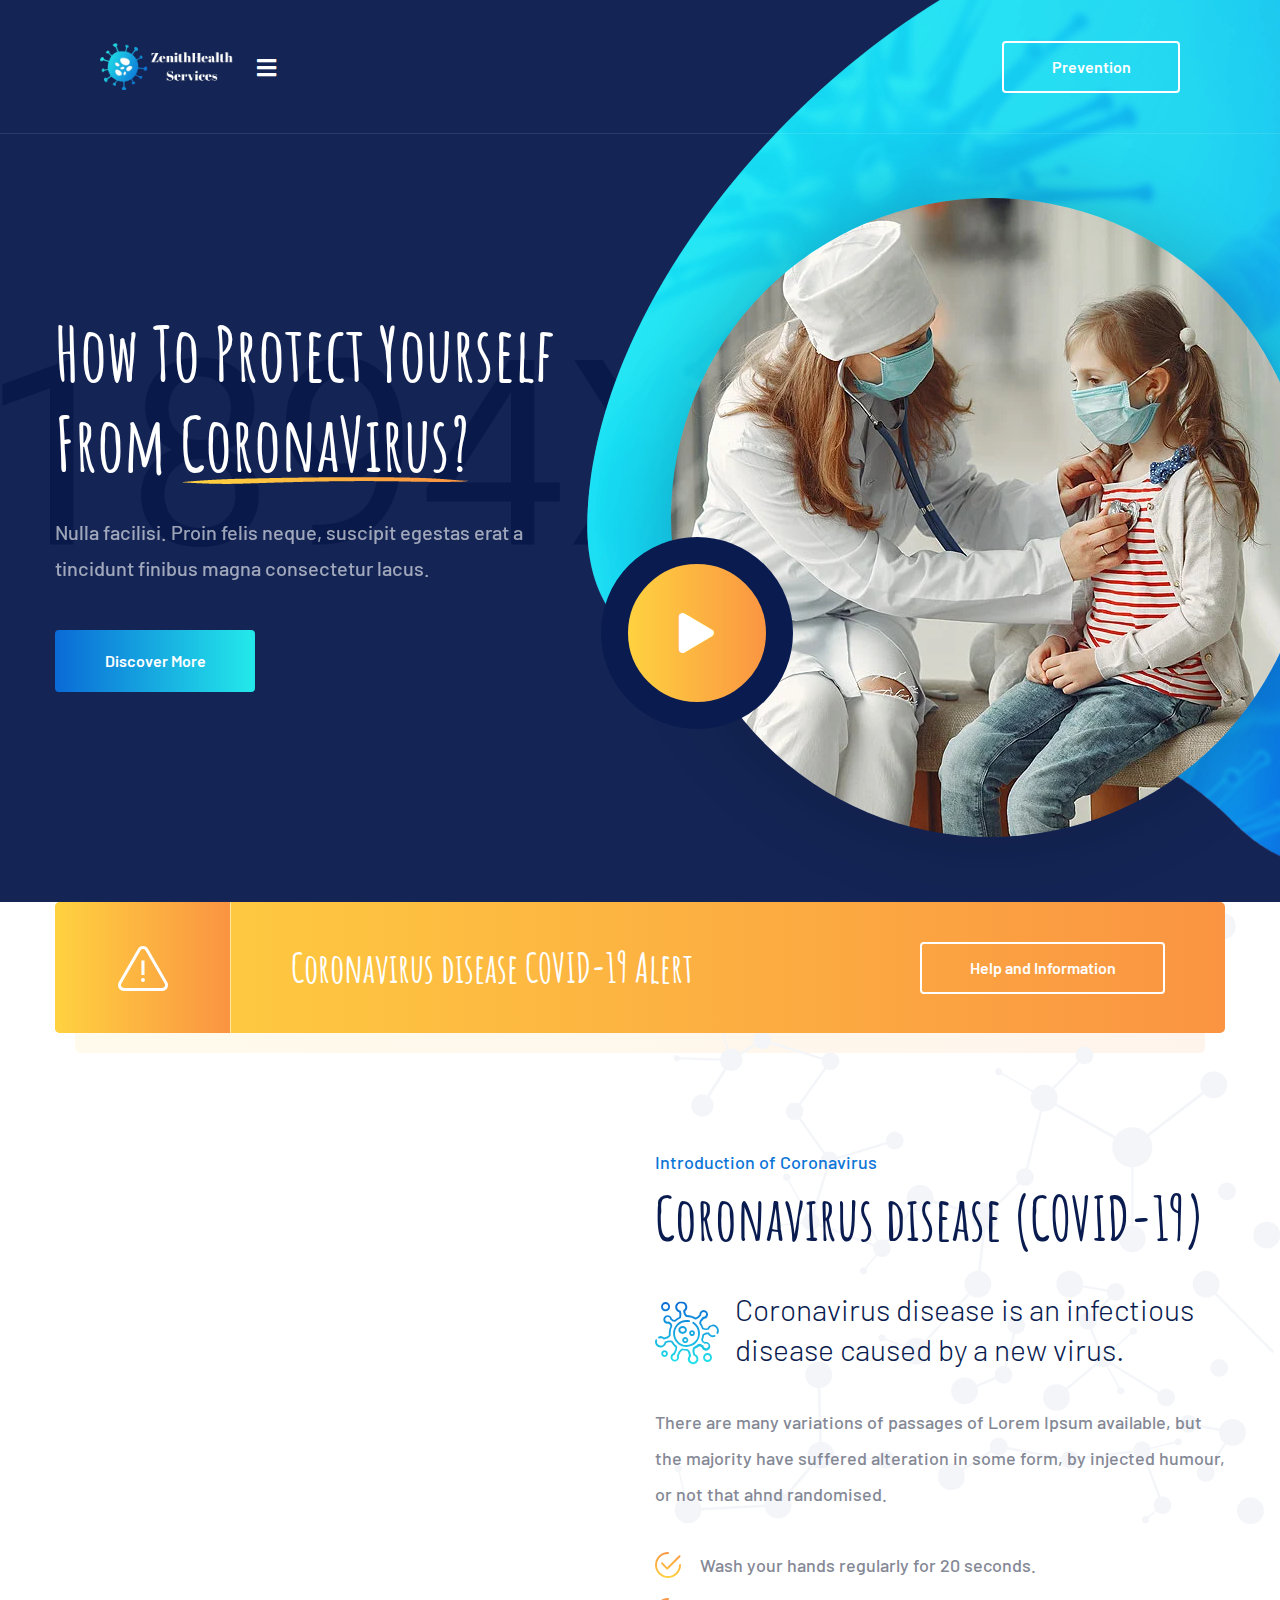
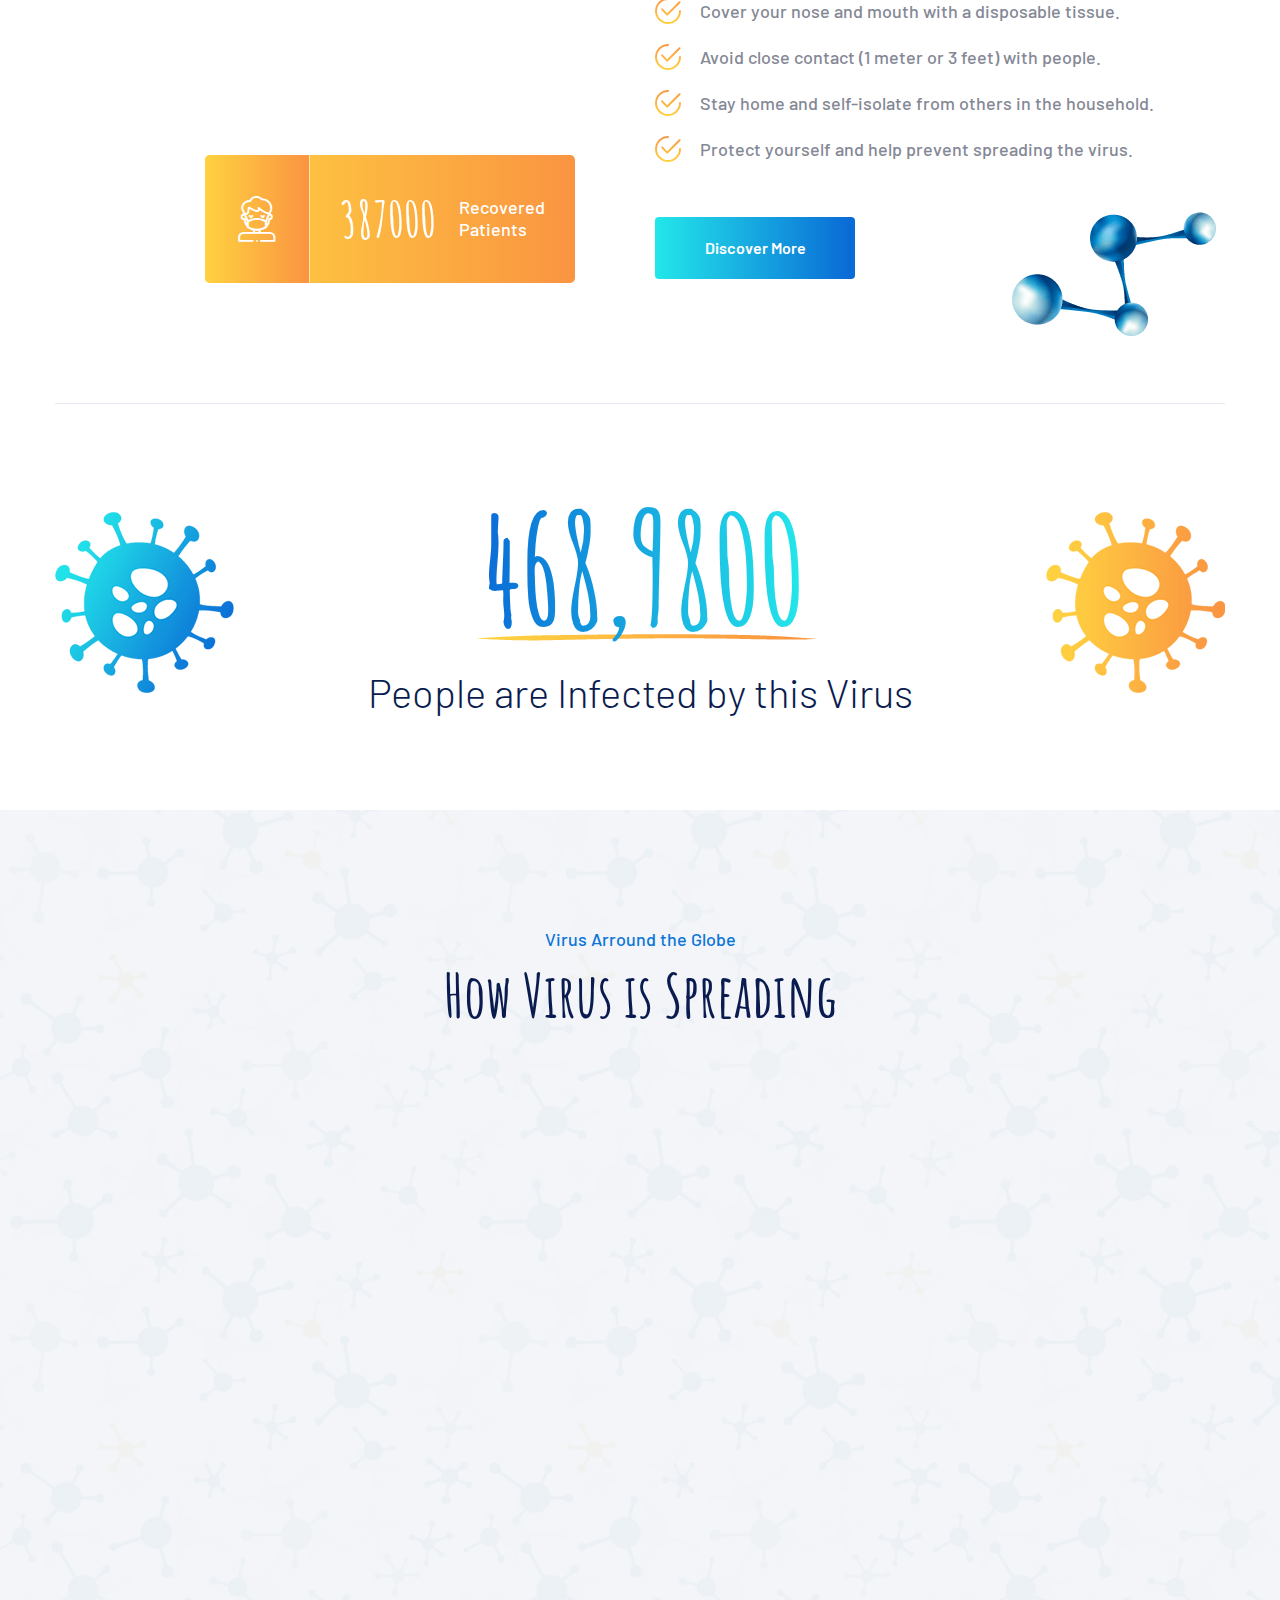
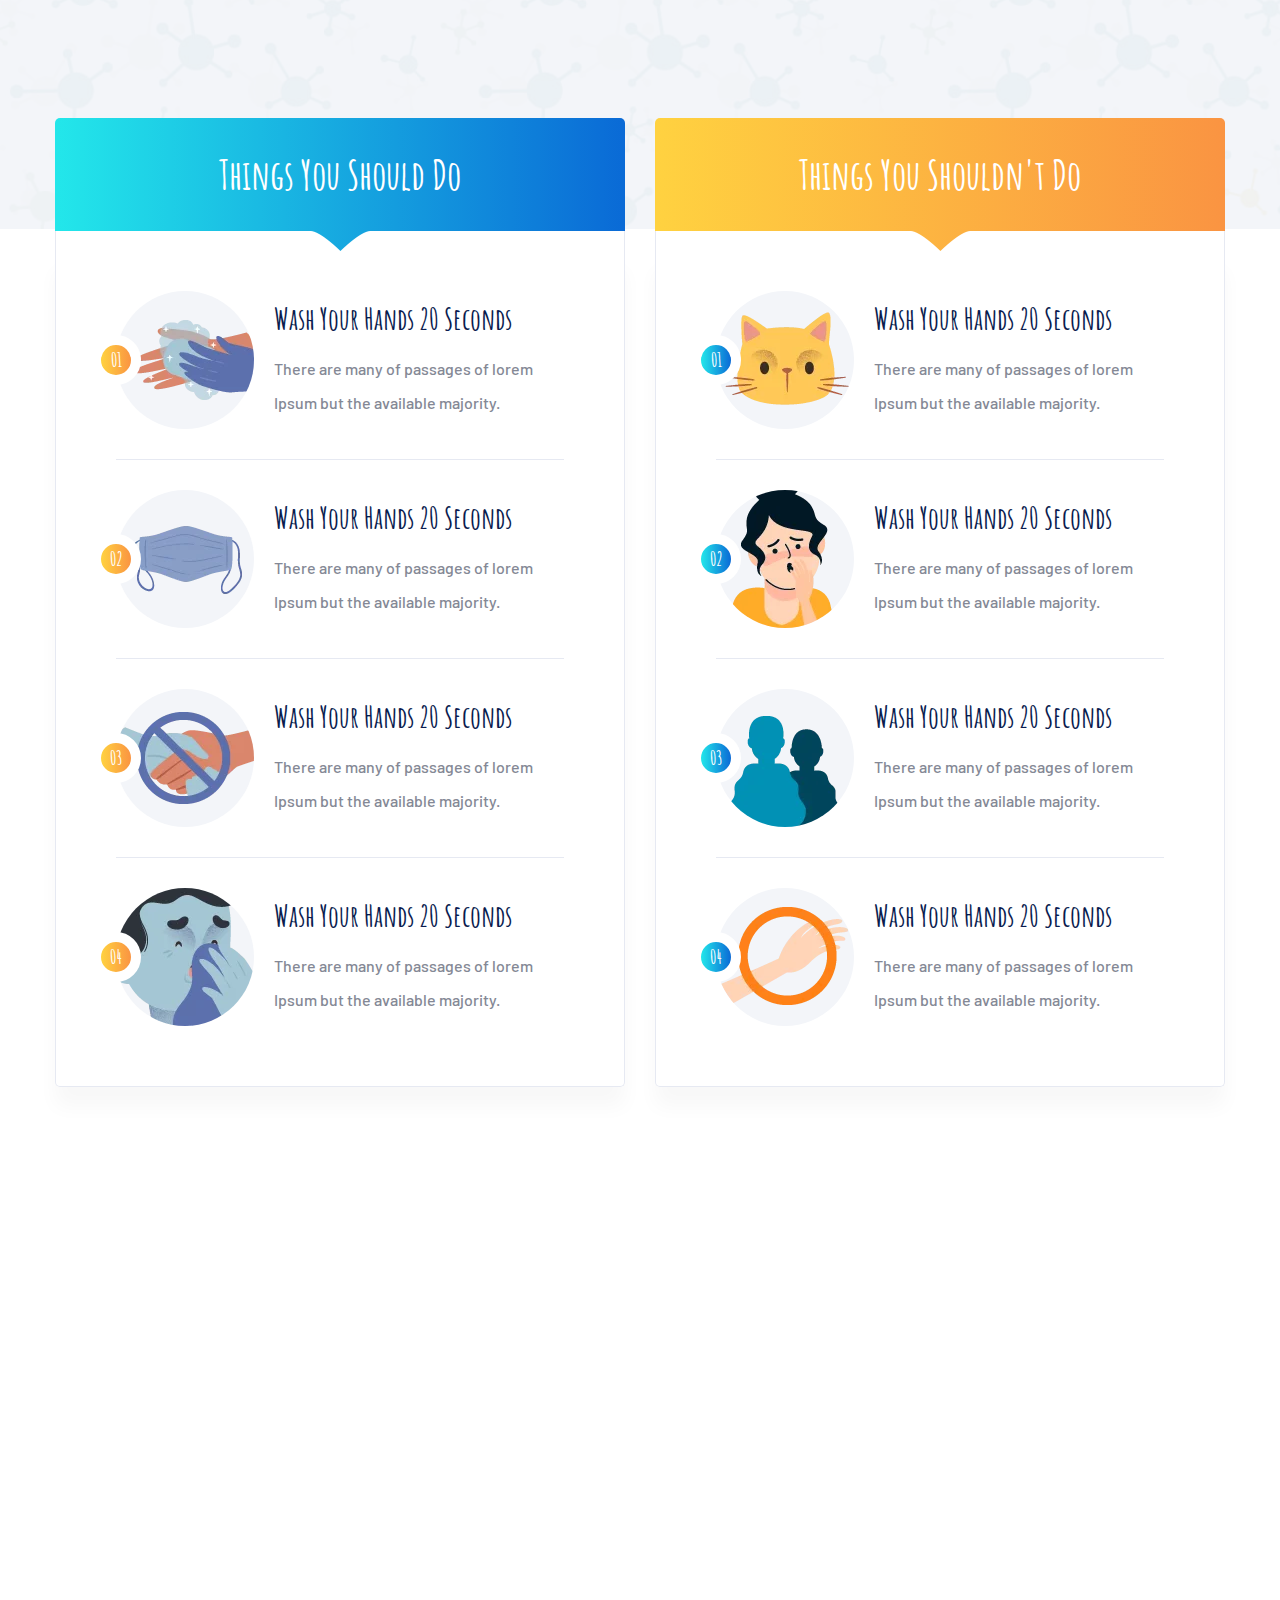
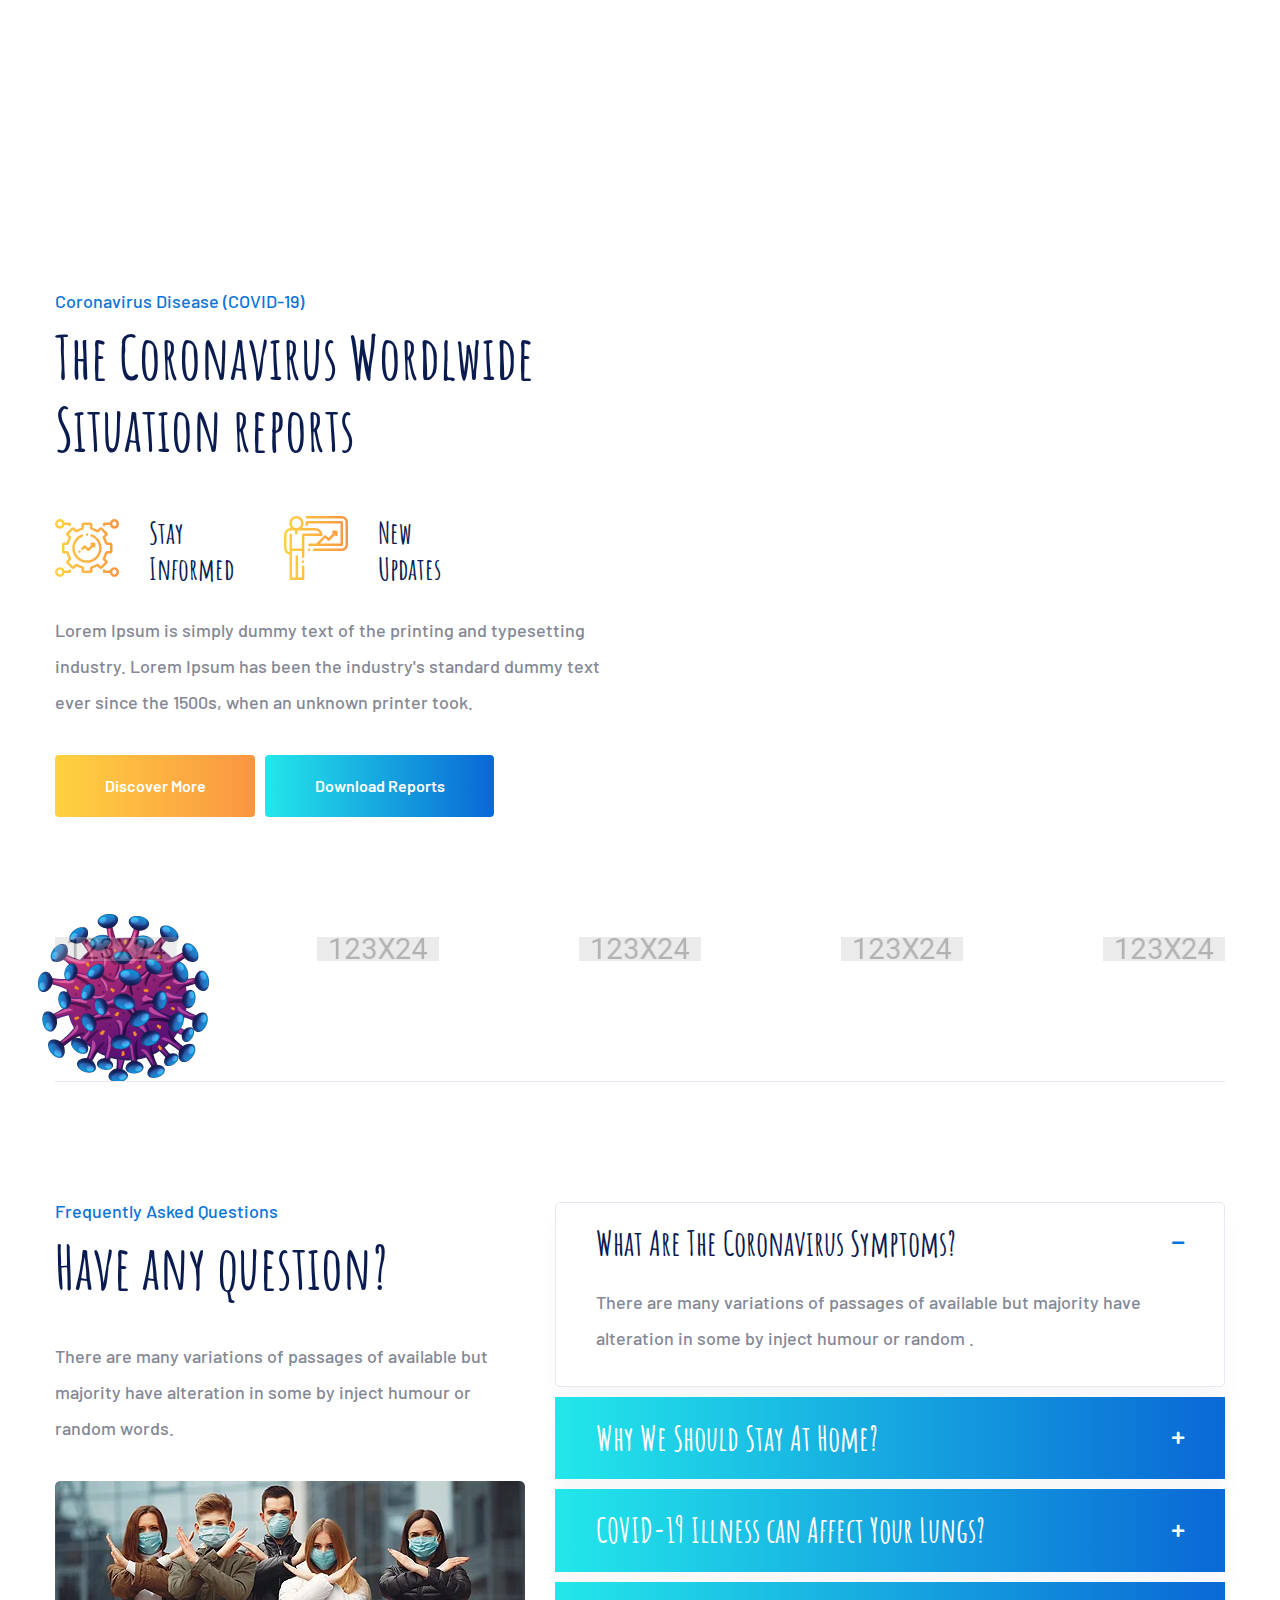
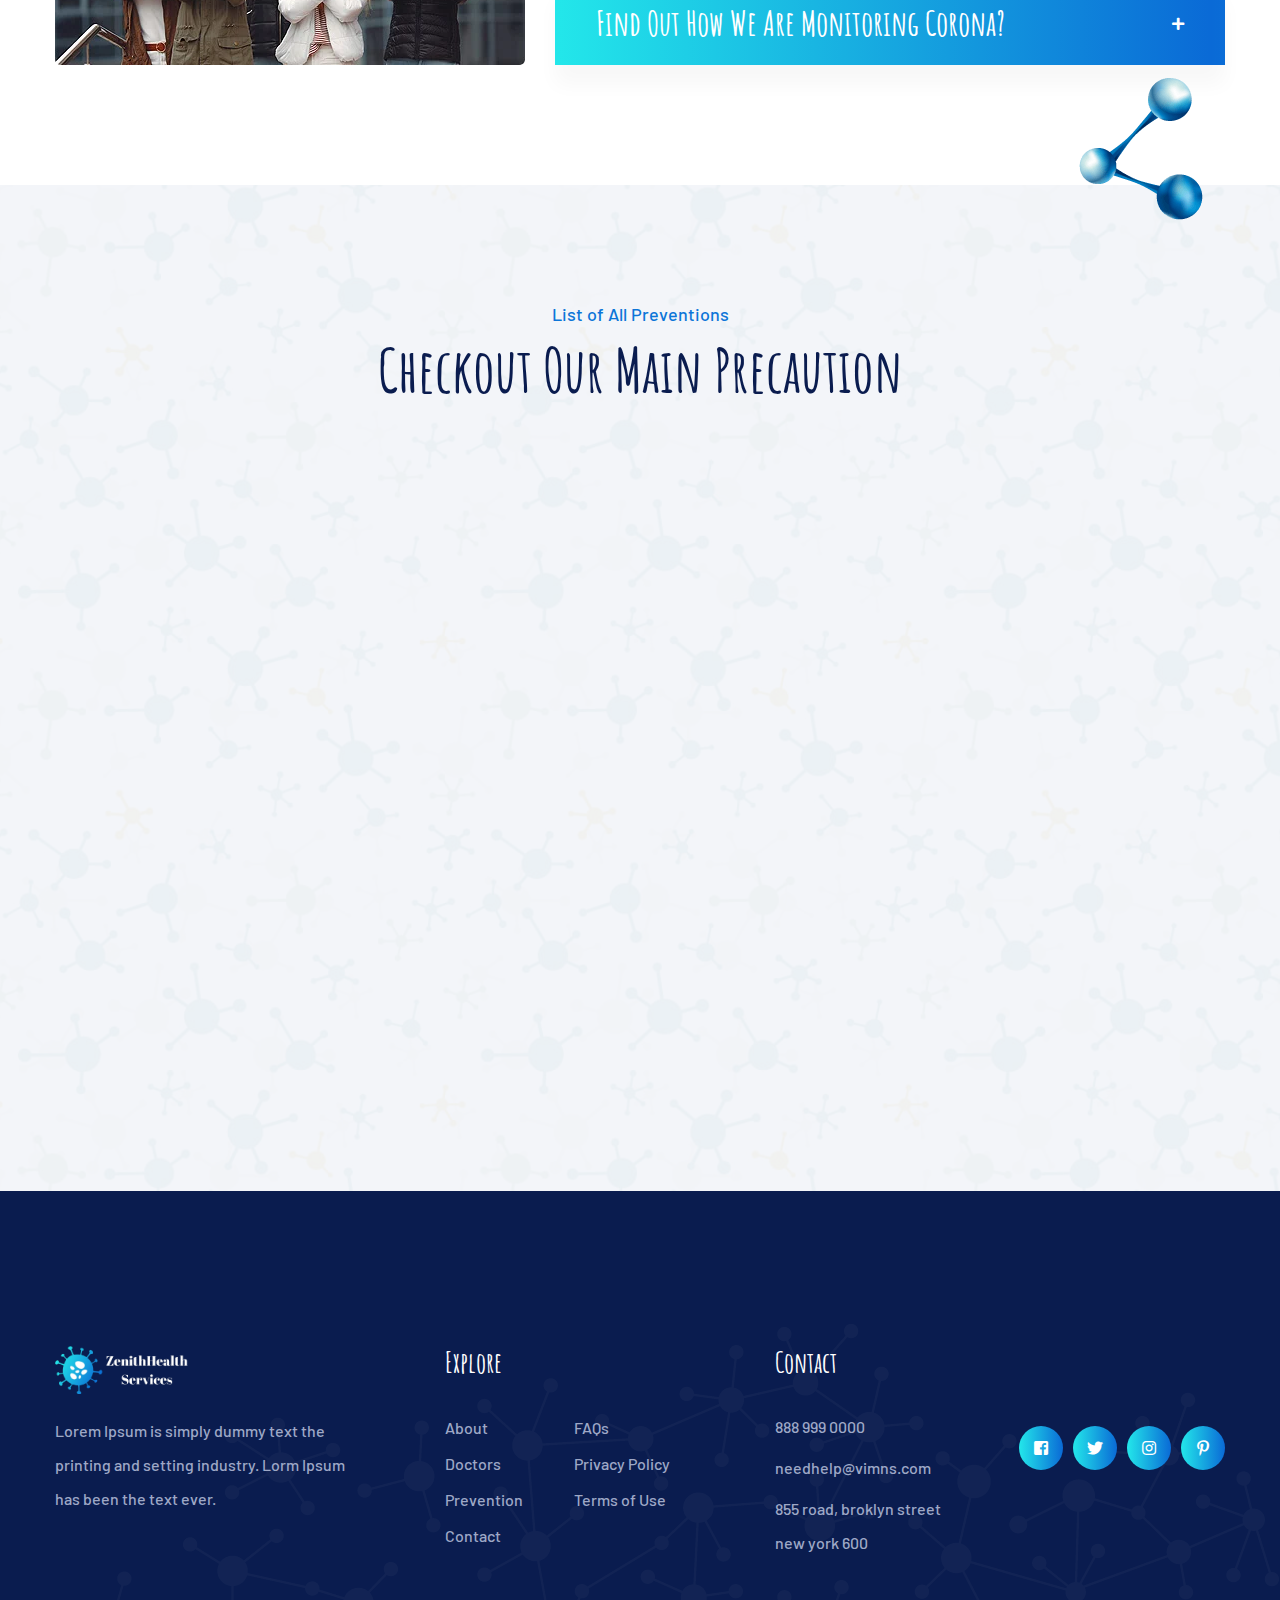
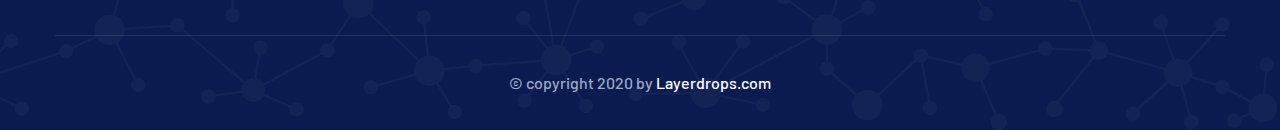
<file: index.html>
<!DOCTYPE html>
<html lang="en">

<head>
    <meta charset="UTF-8">
    <meta name="viewport" content="width=device-width, initial-scale=1.0">
    <meta http-equiv="X-UA-Compatible" content="ie=edge">
    <title>ZenithHealth Services</title>
    <link rel="apple-touch-icon" sizes="180x180" href="assets/images/favicons/apple-touch-icon.png">
    <link rel="icon" type="image/png" sizes="32x32" href="assets/images/favicons/favicon-32x32.png">
    <link rel="icon" type="image/png" sizes="16x16" href="assets/images/favicons/favicon-16x16.png">
    <link rel="manifest" href="assets/images/favicons/site.webmanifest">

    <!-- plugin scripts -->

    <link href="https://fonts.googleapis.com/css?family=Amatic+SC:400,700%7CBarlow:300,400,500,600,700,800,900%7CPT+Sans:400,700&display=swap" rel="stylesheet">


    <link rel="stylesheet" href="assets/css/animate.min.css">
    <link rel="stylesheet" href="assets/css/bootstrap.min.css">
    <link rel="stylesheet" href="assets/css/owl.carousel.min.css">
    <link rel="stylesheet" href="assets/css/owl.theme.default.min.css">
    <link rel="stylesheet" href="assets/css/magnific-popup.css">
    <link rel="stylesheet" href="assets/css/fontawesome-all.min.css">
    <link rel="stylesheet" href="assets/css/bootstrap-select.min.css">
    <link rel="stylesheet" href="assets/css/jquery.mCustomScrollbar.min.css">
    <link rel="stylesheet" href="assets/css/bootstrap-datepicker.min.css">
    <link rel="stylesheet" href="assets/css/vimns-icons.css">



    <!-- template styles -->
    <link rel="stylesheet" href="assets/css/main.css">
    <link rel="stylesheet" href="assets/css/responsive.css">







</head>

<body>
    <div class="preloader">
        <img src="assets/images/loader.png" class="preloader__image" alt="">
    </div><!-- /.preloader -->
    <div class="page-wrapper">

        <header class="site-header-one">
            <nav class="main-nav__one stricky">
                <div class="container-fluid">
                    <div class="main-nav__logo-box">
                        <a href="index.html">
                            <img width="137" src="assets/images/logo123.png" alt="">
                        </a>
                        <a href="#" class="side-menu__toggler"><i class="fa fa-bars"></i></a>
                    </div><!-- /.main-nav__logo-box -->
                    <div class="main-nav__main-navigation">
                        <ul class=" main-nav__navigation-box">
                            <li class="dropdown">
                                <a href="index.html">Home</a>
                                <ul>
                                    <li><a href="index.html">Home 01</a></li>
                                    <li><a href="index-2.html">Home 02</a></li>
                                    <li><a href="index-rtl.html">Home RTL</a></li>
                                    <li class="dropdown"><a href="#">Header Styles</a>
                                        <ul>
                                            <li><a href="index.html">Header 01</a></li>
                                            <li><a href="index-2.html">Header 02</a></li>
                                            <!-- <li><a href="index-5.html">Header 05</a></li> -->
                                        </ul><!-- /.sub-menu -->
                                    </li>
                                    <li class="dropdown"><a href="#">Dark Styles</a>
                                        <ul>
                                            <li><a href="index-d.html">Dark 01</a></li>
                                            <li><a href="index-d-2.html">Dark 02</a></li>
                                        </ul><!-- /.sub-menu -->
                                    </li>
                                </ul><!-- /.sub-menu -->
                            </li>
                            <li>
                                <a href="about.html">About</a>
                            </li>
                            <li>
                                <a href="prevention.html">Preventions</a>
                            </li>
                            <li>
                                <a href="faqs.html">FAQs</a>
                            </li>

                            <li class="dropdown">
                                <a href="news.html">News</a>
                                <ul>
                                    <li><a href="news.html">News Page</a></li>
                                    <li><a href="news-details.html">News Details</a></li>
                                </ul><!-- /.sub-menu -->
                            </li>
                            <li>
                                <a href="contact.html">Contact</a>
                            </li>
                        </ul>
                    </div><!-- /.main-nav__main-navigation -->
                    <div class="main-nav__cta">
                        <div class="main-nav__cta-icon">
                            <i class="vimns-icon-phone"></i>
                        </div><!-- /.main-nav__cta-icon -->
                        <div class="main-nav__cta-content">
                            <h3><a href="tel:666-888-0000">666 888 0000</a></h3>
                            <p>Helpline</p>
                        </div><!-- /.main-nav__cta-content -->
                    </div><!-- /.main-nav__cta -->
                    <div class="main-nav__right">
                        <a href="prevention.html" class="main-nav__btn">Prevention</a><!-- /.main-nav__btn -->
                    </div><!-- /.main-nav__right -->
                </div><!-- /.container-fluid -->
            </nav><!-- /.main-nav__one -->

        </header><!-- /.site-header-one -->

        <section class="banner-one">
            <img src="assets/images/shapes/banner-bg-shape-1-1.png" alt="" class="banner-one__moc">
            <div class="container">
                <div class="banner-one__video wow fadeInUp" data-wow-animation-duration="1500ms">
                    <img src="assets/images/resources/video-1-1.webp" alt="">
                    <a href="https://www.youtube.com/watch?v=Xj1nUFFVK1E" class="video-popup banner-one__video-btn"><i class="fa fa-play"></i></a>
                </div><!-- /.banner-one__video -->
                <div class="row">
                    <div class="col-lg-6">
                        <div class="banner-one__content">
                            <h3>How To Protect Yourself <br>
                                From <span>CoronaVirus?</span></h3>
                            <p>Nulla facilisi. Proin felis neque, suscipit egestas erat a <br> tincidunt finibus magna
                                consectetur lacus.</p>
                            <a href="about.html" class="thm-btn banner-one__btn">Discover More</a>
                            <!-- /.thm-btn banner-one__btn -->
                        </div><!-- /.banner-one__content -->
                    </div><!-- /.col-lg-6 -->
                </div><!-- /.row -->
            </div><!-- /.container -->
        </section><!-- /.banner-one -->

        <section class="cta-three">
            <img src="assets/images/shapes/about-bg-1-1.png" class="cta-three__bg" alt="">
            <div class="container">
                <div class="inner-container">
                    <div class="cta-three__icon">
                        <i class="vimns-icon-alert"></i>
                    </div><!-- /.cta-three__icon -->
                    <div class="cta-three__content">
                        <h3>Coronavirus disease COVID-19 Alert</h3>
                        <div class="cta-three__btn-block">
                            <a href="contact.html" class="cta-three__btn">Help and Information</a><!-- /.cta-three__btn -->
                        </div><!-- /.cta-three__btn-block -->
                    </div><!-- /.cta-three__content -->
                </div><!-- /.inner-container -->
            </div><!-- /.container -->
        </section><!-- /.cta-three -->

        <section class="about-one">
            <img src="assets/images/shapes/virus-shape-1-1.png" class="about-one__virus" alt="">
            <div class="container">
                <div class="inner-container">
                    <div class="row">
                        <div class="col-lg-6">
                            <div class="about-one__images wow fadeInLeft" data-wow-animation-duration="1500ms">
                                <img src="assets/images/resources/about-1-1.webp" alt="">
                                <img src="assets/images/resources/about-1-2.webp" alt="">
                                <a href="href=https://www.youtube.com/watch?v=Xj1nUFFVK1E" class="about-one__video-btn video-popup"><i class="fa fa-play"></i></a>
                                <!-- /.about-one__video-btn video-popup -->
                            </div><!-- /.about-one__images -->
                            <div class="about-one__fact-wrap">
                                <div class="about-one__fact">
                                    <div class="about-one__fact-icon">
                                        <i class="vimns-icon-mask"></i>
                                    </div><!-- /.about-one__fact-icon -->
                                    <div class="about-one__fact-content">
                                        <h4>387000</h4>
                                        <p>Recovered <br> Patients</p>
                                    </div><!-- /.about-one__fact-content -->
                                </div><!-- /.about-one__fact -->
                            </div><!-- /.about-one__fact-wrap -->
                        </div><!-- /.col-lg-6 -->
                        <div class="col-lg-6">
                            <div class="about-one__content">
                                <div class="block-title text-left">
                                    <p>Introduction of Coronavirus </p>
                                    <h3>Coronavirus disease (COVID-19)</h3>
                                </div><!-- /.block-title -->
                                <div class="about-one__icon-box">
                                    <div class="about-one__icon">
                                        <i class="vimns-icon-virus"></i>
                                    </div><!-- /.about-one__icon -->
                                    <div class="about-one__icon-content">
                                        <p>Coronavirus disease is an infectious disease caused by a new virus.</p>
                                    </div><!-- /.about-one__icon-content -->
                                </div><!-- /.about-one__icon-box -->
                                <p>There are many variations of passages of Lorem Ipsum available, but the majority have
                                    suffered alteration in some form, by injected humour, or not that ahnd randomised.</p>

                                <ul class="list-unstyled about-one__list">
                                    <li><i class="vimns-icon-tick"></i> Wash your hands regularly for 20 seconds.</li>
                                    <li><i class="vimns-icon-tick"></i> Cover your nose and mouth with a disposable tissue.</li>
                                    <li><i class="vimns-icon-tick"></i> Avoid close contact (1 meter or 3 feet) with people.
                                    </li>
                                    <li><i class="vimns-icon-tick"></i> Stay home and self-isolate from others in the household.
                                    </li>
                                    <li><i class="vimns-icon-tick"></i> Protect yourself and help prevent spreading the virus.
                                    </li>
                                </ul><!-- /.list-unstyled about-one__list -->
                                <a href="#" class="thm-btn about-one__btn">Discover More</a><!-- /.thm-btn about-one__btn -->
                            </div><!-- /.about-one__content -->
                        </div><!-- /.col-lg-6 -->
                    </div><!-- /.row -->
                </div><!-- /.inner-container -->
            </div><!-- /.container -->
        </section><!-- /.about-one -->

        <section class="funfact-one">
            <div class="container">
                <img src="assets/images/shapes/funfact-virus-1-1.png" class="funfact-one__virus-1" alt="">
                <img src="assets/images/shapes/funfact-virus-1-2.png" class="funfact-one__virus-2" alt="">
                <h3><span class="counter">468,9800</span></h3>
                <p>People are Infected by this Virus</p>
            </div><!-- /.container -->
        </section><!-- /.funfact-one -->

        <section class="service-one">
            <div class="container">
                <div class="block-title text-center">
                    <p>Virus Arround the Globe </p>
                    <h3>How Virus is Spreading</h3>
                </div><!-- /.block-title -->

                <div class="row no-gutters">
                    <div class="col-lg-4 wow fadeInLeft" data-wow-animation-duration="1500ms">
                        <div class="service-one__single">
                            <div class="service-one__inner">
                                <div class="service-one__image">
                                    <img src="assets/images/shapes/service-i-1.webp" alt="">
                                </div><!-- /.service-one__image -->
                                <div class="service-one__content">
                                    <h3><a href="#">Close Contact With an Infected Person </a></h3>
                                    <p> There are many variations of passages of lorem Ipsum but the available majority. </p>
                                    <a href="#" class="service-one__link"><i class="vimns-icon-front"></i></a>
                                    <!-- /.service-one__link -->
                                </div><!-- /.service-one__content -->
                            </div><!-- /.service-one__inner -->

                        </div><!-- /.service-one__single -->
                    </div><!-- /.col-lg-4 -->
                    <div class="col-lg-4 wow fadeInUp" data-wow-animation-duration="1500ms">
                        <div class="service-one__single">
                            <div class="service-one__inner">
                                <div class="service-one__image">
                                    <img src="assets/images/shapes/service-i-2.webp" alt="">
                                </div><!-- /.service-one__image -->
                                <div class="service-one__content">
                                    <h3><a href="#">Close Contact With an Infected Person </a></h3>
                                    <p> There are many variations of passages of lorem Ipsum but the available majority. </p>
                                    <a href="#" class="service-one__link"><i class="vimns-icon-front"></i></a>
                                    <!-- /.service-one__link -->
                                </div><!-- /.service-one__content -->
                            </div><!-- /.service-one__inner -->

                        </div><!-- /.service-one__single -->
                    </div><!-- /.col-lg-4 -->
                    <div class="col-lg-4 wow fadeInRight" data-wow-animation-duration="1500ms">
                        <div class="service-one__single">
                            <div class="service-one__inner">
                                <div class="service-one__image">
                                    <img src="assets/images/shapes/service-i-3.webp" alt="">
                                </div><!-- /.service-one__image -->
                                <div class="service-one__content">
                                    <h3><a href="#">Close Contact With an Infected Person </a></h3>
                                    <p> There are many variations of passages of lorem Ipsum but the available majority. </p>
                                    <a href="#" class="service-one__link"><i class="vimns-icon-front"></i></a>
                                    <!-- /.service-one__link -->
                                </div><!-- /.service-one__content -->
                            </div><!-- /.service-one__inner -->

                        </div><!-- /.service-one__single -->
                    </div><!-- /.col-lg-4 -->
                </div><!-- /.row -->
            </div><!-- /.container -->
        </section><!-- /.service-one -->

        <section class="prevention-one prevention-one__home-1">
            <div class="container">
                <div class="row">
                    <div class="col-lg-6">
                        <div class="prevention-one__box">
                            <div class="prevention-one__box-top">
                                <h3>Things You Should Do</h3>
                            </div><!-- /.prevention-one__box-top -->
                            <div class="prevention-one__box-bottom">
                                <div class="prevention-one__single">
                                    <div class="prevention-one__icon">
                                        <div class="prevention-one__icon-inner">
                                            <img src="assets/images/shapes/should-do-i-1-1.webp" alt="">
                                        </div><!-- /.prevention-one__icon-inner -->
                                    </div><!-- /.prevention-one__icon -->
                                    <div class="prevention-one__content">
                                        <h3>Wash Your Hands 20 Seconds </h3>
                                        <p>There are many of passages of lorem Ipsum but the available majority.</p>
                                    </div><!-- /.prevention-one__content -->
                                </div><!-- /.prevention-one__single -->

                                <div class="prevention-one__single">
                                    <div class="prevention-one__icon">
                                        <div class="prevention-one__icon-inner">
                                            <img src="assets/images/shapes/should-do-i-1-2.webp" alt="">
                                        </div><!-- /.prevention-one__icon-inner -->
                                    </div><!-- /.prevention-one__icon -->
                                    <div class="prevention-one__content">
                                        <h3>Wash Your Hands 20 Seconds </h3>
                                        <p>There are many of passages of lorem Ipsum but the available majority.</p>
                                    </div><!-- /.prevention-one__content -->
                                </div><!-- /.prevention-one__single -->

                                <div class="prevention-one__single">
                                    <div class="prevention-one__icon">
                                        <div class="prevention-one__icon-inner">
                                            <img src="assets/images/shapes/should-do-i-1-3.webp" alt="">
                                        </div><!-- /.prevention-one__icon-inner -->
                                    </div><!-- /.prevention-one__icon -->
                                    <div class="prevention-one__content">
                                        <h3>Wash Your Hands 20 Seconds </h3>
                                        <p>There are many of passages of lorem Ipsum but the available majority.</p>
                                    </div><!-- /.prevention-one__content -->
                                </div><!-- /.prevention-one__single -->
                                <div class="prevention-one__single">
                                    <div class="prevention-one__icon">
                                        <div class="prevention-one__icon-inner">
                                            <img src="assets/images/shapes/should-do-i-1-4.webp" alt="">
                                        </div><!-- /.prevention-one__icon-inner -->
                                    </div><!-- /.prevention-one__icon -->
                                    <div class="prevention-one__content">
                                        <h3>Wash Your Hands 20 Seconds </h3>
                                        <p>There are many of passages of lorem Ipsum but the available majority.</p>
                                    </div><!-- /.prevention-one__content -->
                                </div><!-- /.prevention-one__single -->
                            </div><!-- /.prevention-one__box-bottom -->
                        </div><!-- /.prevention-one__box -->
                    </div><!-- /.col-lg-6 -->
                    <div class="col-lg-6">
                        <div class="prevention-one__box">
                            <div class="prevention-one__box-top">
                                <h3>Things You Shouldn't Do</h3>
                            </div><!-- /.prevention-one__box-top -->
                            <div class="prevention-one__box-bottom">
                                <div class="prevention-one__single">
                                    <div class="prevention-one__icon">
                                        <div class="prevention-one__icon-inner">
                                            <img src="assets/images/shapes/should-no-i-1-1.webp" alt="">
                                        </div><!-- /.prevention-one__icon-inner -->
                                    </div><!-- /.prevention-one__icon -->
                                    <div class="prevention-one__content">
                                        <h3>Wash Your Hands 20 Seconds </h3>
                                        <p>There are many of passages of lorem Ipsum but the available majority.</p>
                                    </div><!-- /.prevention-one__content -->
                                </div><!-- /.prevention-one__single -->

                                <div class="prevention-one__single">
                                    <div class="prevention-one__icon">
                                        <div class="prevention-one__icon-inner">
                                            <img src="assets/images/shapes/should-no-i-1-2.webp" alt="">
                                        </div><!-- /.prevention-one__icon-inner -->
                                    </div><!-- /.prevention-one__icon -->
                                    <div class="prevention-one__content">
                                        <h3>Wash Your Hands 20 Seconds </h3>
                                        <p>There are many of passages of lorem Ipsum but the available majority.</p>
                                    </div><!-- /.prevention-one__content -->
                                </div><!-- /.prevention-one__single -->

                                <div class="prevention-one__single">
                                    <div class="prevention-one__icon">
                                        <div class="prevention-one__icon-inner">
                                            <img src="assets/images/shapes/should-no-i-1-3.webp" alt="">
                                        </div><!-- /.prevention-one__icon-inner -->
                                    </div><!-- /.prevention-one__icon -->
                                    <div class="prevention-one__content">
                                        <h3>Wash Your Hands 20 Seconds </h3>
                                        <p>There are many of passages of lorem Ipsum but the available majority.</p>
                                    </div><!-- /.prevention-one__content -->
                                </div><!-- /.prevention-one__single -->
                                <div class="prevention-one__single">
                                    <div class="prevention-one__icon">
                                        <div class="prevention-one__icon-inner">
                                            <img src="assets/images/shapes/should-no-i-1-4.webp" alt="">
                                        </div><!-- /.prevention-one__icon-inner -->
                                    </div><!-- /.prevention-one__icon -->
                                    <div class="prevention-one__content">
                                        <h3>Wash Your Hands 20 Seconds </h3>
                                        <p>There are many of passages of lorem Ipsum but the available majority.</p>
                                    </div><!-- /.prevention-one__content -->
                                </div><!-- /.prevention-one__single -->
                            </div><!-- /.prevention-one__box-bottom -->
                        </div><!-- /.prevention-one__box -->
                    </div><!-- /.col-lg-6 -->
                </div><!-- /.row -->
            </div><!-- /.container -->
        </section><!-- /.prevention-one -->

        <section class="cta-two wow fadeInUp" data-wow-animation-duration="1500ms" style="background-image: url(assets/images/background/cta-bg-1-1.webp);">
            <div class="container">
                <h3>It’s Our Government Job to Project <br>
                    Themselves And Others</h3>
                <a href="contact.html" class="thm-btn cta-two__btn">Contact With Us</a><!-- /.thm-btn cta-two__btn -->
            </div><!-- /.container -->
        </section><!-- /.cta-two -->


        <section class="about-two">
            <img src="assets/images/resources/fact-moc-1-1.webp" class="about-two__moc wow fadeInRight" data-wow-animation-duration="1500ms" alt="">
            <div class="container">
                <div class="row">
                    <div class="col-lg-6">
                        <div class="about-two__content">
                            <div class="block-title text-left">
                                <p>Coronavirus Disease (COVID-19)</p>
                                <h3>The Coronavirus Wordlwide <br> Situation reports</h3>
                            </div><!-- /.block-title -->

                            <div class="about-two__icon-wrap">
                                <div class="about-two__icon-single">
                                    <div class="about-two__icon">
                                        <i class="vimns-icon-screw"></i>
                                    </div><!-- /.about-two__icon -->
                                    <div class="about-two__icon-text">
                                        <h3>Stay <br> Informed</h3>
                                    </div><!-- /.about-two__icon-text -->
                                </div><!-- /.about-two__icon-single -->
                                <div class="about-two__icon-single">
                                    <div class="about-two__icon">
                                        <i class="vimns-icon-work"></i>
                                    </div><!-- /.about-two__icon -->
                                    <div class="about-two__icon-text">
                                        <h3>New <br> Updates</h3>
                                    </div><!-- /.about-two__icon-text -->
                                </div><!-- /.about-two__icon-single -->
                            </div><!-- /.about-two__icon-wrap -->
                            <p>Lorem Ipsum is simply dummy text of the printing and typesetting industry. Lorem Ipsum has been
                                the industry's standard dummy text ever since the 1500s, when an unknown printer took.</p>
                            <div class="about-two__btn-block">
                                <a href="#" class="thm-btn about-two__btn-1">Discover More</a><!-- /.thm-btn -->
                                <a href="#" class="thm-btn about-two__btn-2">Download Reports</a><!-- /.thm-btn -->
                            </div><!-- /.about-two__btn-block -->
                        </div><!-- /.about-two__content -->
                    </div><!-- /.col-lg-6 -->
                </div><!-- /.row -->
            </div><!-- /.container -->
        </section><!-- /.about-two -->

        <div class="brand-one">
            <img src="assets/images/shapes/virus-shape-1-2.png" class="brand-one__shape" alt="">
            <div class="container">
                <div class="brand-one__carousel owl-theme owl-carousel thm__owl-carousel" data-options='{"nav": false, "autoplay": true, "autoplayTimeout": 5000, "smartSpeed": 700, "dots": false, "margin": 140, "responsive": { "0": { "items": 2, "margin": 20 }, "480": { "items": 2, "margin": 20 }, "767": { "items": 3, "margin": 20 }, "991": { "items": 4, "margin": 40 }, "1199": { "items": 5 } }}'>
                    <div class="item">
                        <img src="assets/images/brand/envato-1-1.png" alt="">
                    </div><!-- /.item -->
                    <div class="item">
                        <img src="assets/images/brand/envato-1-1.png" alt="">
                    </div><!-- /.item -->
                    <div class="item">
                        <img src="assets/images/brand/envato-1-1.png" alt="">
                    </div><!-- /.item -->
                    <div class="item">
                        <img src="assets/images/brand/envato-1-1.png" alt="">
                    </div><!-- /.item -->
                    <div class="item">
                        <img src="assets/images/brand/envato-1-1.png" alt="">
                    </div><!-- /.item -->
                    <div class="item">
                        <img src="assets/images/brand/envato-1-1.png" alt="">
                    </div><!-- /.item -->
                    <div class="item">
                        <img src="assets/images/brand/envato-1-1.png" alt="">
                    </div><!-- /.item -->
                    <div class="item">
                        <img src="assets/images/brand/envato-1-1.png" alt="">
                    </div><!-- /.item -->
                    <div class="item">
                        <img src="assets/images/brand/envato-1-1.png" alt="">
                    </div><!-- /.item -->
                    <div class="item">
                        <img src="assets/images/brand/envato-1-1.png" alt="">
                    </div><!-- /.item -->
                </div><!-- /.brand-one__carousel owl-theme owl-carousel thm__owl-carousel -->
            </div><!-- /.container -->
        </div><!-- /.brand-one -->

        <section class="faq-one faq-one__home-one">
            <img src="assets/images/shapes/virus-shape-1-3.png" class="faq-one__virus" alt="">
            <div class="container">
                <div class="row">
                    <div class="col-lg-5">
                        <div class="faq-one__block">
                            <div class="block-title text-left">
                                <p>Frequently Asked Questions </p>
                                <h3>Have any question?</h3>
                            </div><!-- /.block-title -->
                            <p>There are many variations of passages of available but majority have alteration in some by inject
                                humour or <br> random words. </p>
                            <img src="assets/images/resources/faq-1-1.webp" alt="">
                        </div><!-- /.faq-one__block -->
                    </div><!-- /.col-lg-5 -->
                    <div class="col-lg-7">
                        <div class="accrodion-grp" data-grp-name="faq-one-accrodion">
                            <div class="accrodion active">
                                <div class="accrodion-title">
                                    <h4>What Are The Coronavirus Symptoms?</h4>
                                </div>
                                <div class="accrodion-content">
                                    <div class="inner">
                                        <p>There are many variations of passages of available but majority have alteration in
                                            some by inject humour or random . </p>
                                    </div><!-- /.inner -->
                                </div>
                            </div>
                            <div class="accrodion ">
                                <div class="accrodion-title">
                                    <h4>Why We Should Stay At Home?</h4>
                                </div>
                                <div class="accrodion-content">
                                    <div class="inner">
                                        <p>There are many variations of passages of available but majority have alteration in
                                            some by inject humour or random . </p>
                                    </div><!-- /.inner -->
                                </div>
                            </div>
                            <div class="accrodion ">
                                <div class="accrodion-title">
                                    <h4>COVID-19 Illness can Affect Your Lungs?</h4>
                                </div>
                                <div class="accrodion-content">
                                    <div class="inner">
                                        <p>There are many variations of passages of available but majority have alteration in
                                            some by inject humour or random . </p>
                                    </div><!-- /.inner -->
                                </div>
                            </div>
                            <div class="accrodion ">
                                <div class="accrodion-title">
                                    <h4>Find Out How We Are Monitoring Corona?</h4>
                                </div>
                                <div class="accrodion-content">
                                    <div class="inner">
                                        <p>There are many variations of passages of available but majority have alteration in
                                            some by inject humour or random . </p>
                                    </div><!-- /.inner -->
                                </div>
                            </div>

                        </div>
                    </div><!-- /.col-lg-7 -->

                </div><!-- /.row -->
            </div><!-- /.container -->
        </section><!-- /.faq-one faq-one__home-one -->

        <section class="blog-one blog-one__home">
            <div class="container">
                <div class="block-title text-center">
                    <p>List of All Preventions </p>
                    <h3>Checkout Our Main Precaution</h3>
                </div><!-- /.block-title text-center -->
                <div class="row">
                    <div class="col-lg-4 wow fadeInLeft" data-wow-animation-duration="1500ms" data-wow-animation-delay="000ms">
                        <div class="blog-one__single">
                            <div class="blog-one__single-inner">
                                <div class="blog-one__image">
                                    <a href="news-details.html">+</a>
                                    <img src="assets/images/blog/blog-1-1.webp" alt="">
                                </div><!-- /.blog-one__image -->
                                <div class="blog-one__content">
                                    <ul class="blog-one__meta list-unstyled">
                                        <li><a href="#">22 Mar, 2020</a></li>
                                        <li><a href="#">2 Comments</a></li>
                                    </ul><!-- /.blog-one__meta list-unstyled -->
                                    <h3><a href="news-details.html">Can Face Mask protect me From Coronavirus?</a></h3>
                                </div><!-- /.blog-one__content -->
                            </div><!-- /.blog-one__single-inner -->
                        </div><!-- /.blog-one__single -->
                    </div><!-- /.col-lg-4 -->
                    <div class="col-lg-4 wow fadeInUp" data-wow-animation-duration="1500ms" data-wow-animation-delay="100ms">
                        <div class="blog-one__single">
                            <div class="blog-one__single-inner">
                                <div class="blog-one__image">
                                    <a href="news-details.html">+</a>
                                    <img src="assets/images/blog/blog-1-2.webp" alt="">
                                </div><!-- /.blog-one__image -->
                                <div class="blog-one__content">
                                    <ul class="blog-one__meta list-unstyled">
                                        <li><a href="#">22 Mar, 2020</a></li>
                                        <li><a href="#">2 Comments</a></li>
                                    </ul><!-- /.blog-one__meta list-unstyled -->
                                    <h3><a href="news-details.html">Even dead cats bounce. Throughput. Hit the</a></h3>
                                </div><!-- /.blog-one__content -->
                            </div><!-- /.blog-one__single-inner -->
                        </div><!-- /.blog-one__single -->
                    </div><!-- /.col-lg-4 -->
                    <div class="col-lg-4 wow fadeInRight" data-wow-animation-duration="1500ms" data-wow-animation-delay="200ms">
                        <div class="blog-one__single">
                            <div class="blog-one__single-inner">
                                <div class="blog-one__image">
                                    <a href="news-details.html">+</a>
                                    <img src="assets/images/blog/blog-1-3.webp" alt="">
                                </div><!-- /.blog-one__image -->
                                <div class="blog-one__content">
                                    <ul class="blog-one__meta list-unstyled">
                                        <li><a href="#">22 Mar, 2020</a></li>
                                        <li><a href="#">2 Comments</a></li>
                                    </ul><!-- /.blog-one__meta list-unstyled -->
                                    <h3><a href="news-details.html">Highlights window-licker touch base. This medium</a></h3>
                                </div><!-- /.blog-one__content -->
                            </div><!-- /.blog-one__single-inner -->
                        </div><!-- /.blog-one__single -->
                    </div><!-- /.col-lg-4 -->
                </div>
            </div><!-- /.container -->
        </section><!-- /.blog-one blog-one__home -->

        <section class="mailchimp-one">
            <div class="container">
                <div class="inner-container wow fadeInUp " data-wow-animation-duration="1500ms">
                    <div class="mailchimp-one__icon">
                        <i class="vimns-icon-mail"></i>
                    </div><!-- /.mailchimp-one__icon -->
                    <form action="#" class="mailchimp-one__form">
                        <div class="mailchimp-one__input">
                            <input type="text" placeholder="Enter your email address">
                        </div><!-- /.mailchimp-one__input -->
                        <button type="submit" class="thm-btn mailchimp-one__btn">Register Now</button><!-- /.thm-btn -->
                    </form><!-- /.mailchimp-one__form -->
                </div><!-- /.inner-container -->
            </div><!-- /.container -->
        </section><!-- /.mailchimp-one -->

        <footer class="site-footer-one site-footer-one__home-one">

            <div class="site-footer-one__upper">
                <div class="container">
                    <div class="row">
                        <div class="col-lg-4">
                            <div class="footer-widget footer-widget__about">
                                <a href="index.html" class="footer-widget__logo">
                                    <img width="137" src="assets/images/logo123.png" alt="">
                                </a>
                                <p>Lorem Ipsum is simply dummy text the printing and setting industry. Lorm Ipsum has been
                                    the
                                    text ever.</p>
                            </div><!-- /.footer-widget footer-widget__about -->
                        </div><!-- /.col-lg-4 -->
                        <div class="col-lg-3">
                            <div class="footer-widget footer-widget__links">
                                <h3 class="footer-widget__title">Explore</h3><!-- /.footer-widget__title -->
                                <div class="footer-widget__links-wrap">
                                    <ul class="list-unstyled footer-widget__links-list">
                                        <li><a href="about.html">About</a></li>
                                        <li><a href="index.html">Doctors</a></li>
                                        <li><a href="prevention.html">Prevention</a></li>
                                        <li><a href="contact.html">Contact</a></li>
                                    </ul><!-- /.list-unstyled -->
                                    <ul class="list-unstyled footer-widget__links-list">
                                        <li><a href="faqs.html">FAQs</a></li>
                                        <li><a href="about.html">Privacy Policy</a></li>
                                        <li><a href="about.html">Terms of Use</a></li>
                                    </ul><!-- /.list-unstyled -->
                                </div><!-- /.footer-widget__links-wrap -->

                            </div><!-- /.footer-widget footer-widget__about -->
                        </div><!-- /.col-lg-3 -->
                        <div class="col-lg-3">
                            <div class="footer-widget footer-widget__contact">
                                <h3 class="footer-widget__title">Contact</h3><!-- /.footer-widget__title -->
                                <p><a href="tel:888-999-0000">888 999 0000</a></p>
                                <p><a href="mailto:needhelp@vimns.com">needhelp@vimns.com</a> </p>
                                <p>855 road, broklyn street <br> new york 600</p>
                            </div><!-- /.footer-widget footer-widget__contact -->
                        </div><!-- /.col-lg-3 -->
                        <div class="col-lg-2 d-flex">
                            <div class="footer-widget my-auto">
                                <div class="footer-widget__social">
                                    <a href="#" class="fab fa-facebook-square"></a>
                                    <a href="#" class="fab fa-twitter"></a>
                                    <a href="#" class="fab fa-instagram"></a>
                                    <a href="#" class="fab fa-pinterest-p"></a>
                                </div><!-- /.footer-widget__social -->
                            </div><!-- /.footer-widget -->
                        </div><!-- /.col-lg-2 -->
                    </div><!-- /.row -->
                </div><!-- /.container -->
            </div><!-- /.site-footer-one__upper -->
            <div class="site-footer-one__bottom">
                <div class="container">
                    <p>© copyright 2020 by <a href="#">Layerdrops.com</a></p>
                </div><!-- /.container -->
            </div><!-- /.site-footer-one__bottom -->
        </footer><!-- /.site-footer-one -->
    </div><!-- /.page-wrapper -->


    <a href="#" data-target="html" class="scroll-to-target scroll-to-top"><i class="fa fa-angle-up"></i></a>


    <div class="side-menu__block">


        <div class="side-menu__block-overlay custom-cursor__overlay">
            <div class="cursor"></div>
            <div class="cursor-follower"></div>
        </div><!-- /.side-menu__block-overlay -->
        <div class="side-menu__block-inner ">
            <div class="side-menu__top justify-content-end">

                <a href="#" class="side-menu__toggler side-menu__close-btn"><img src="assets/images/shapes/close-1-1.png" alt=""></a>
            </div><!-- /.side-menu__top -->


            <nav class="mobile-nav__container">
                <!-- content is loading via js -->
            </nav>
            <div class="side-menu__sep"></div><!-- /.side-menu__sep -->
            <div class="side-menu__content">
                <p>Lorem Ipsum is simply dummy text the printing and setting industry. Lorm Ipsum has been the industry's stanard dummy text ever. </p>
                <p><a href="mailto:needhelp@bizkar.com">needhelp@bizkar.com</a> <br> <a href="tel:888-999-0000">888 999 0000</a></p>
                <div class="side-menu__social">
                    <a class="fab fa-facebook-f" href="#"></a>
                    <a class="fab fa-twitter" href="#"></a>
                    <a class="fab fa-instagram" href="#"></a>
                    <a class="fab fa-pinterest-p" href="#"></a>
                </div>
            </div><!-- /.side-menu__content -->
        </div><!-- /.side-menu__block-inner -->
    </div><!-- /.side-menu__block -->



    <script src="assets/js/jquery.min.js"></script>
    <script src="assets/js/bootstrap.bundle.min.js"></script>
    <script src="assets/js/owl.carousel.min.js"></script>
    <script src="assets/js/waypoints.min.js"></script>
    <script src="assets/js/jquery.counterup.min.js"></script>
    <script src="assets/js/TweenMax.min.js"></script>
    <script src="assets/js/wow.js"></script>
    <script src="assets/js/jquery.magnific-popup.min.js"></script>
    <script src="assets/js/jquery.ajaxchimp.min.js"></script>
    <script src="assets/js/jquery.validate.min.js"></script>
    <script src="assets/js/bootstrap-select.min.js"></script>
    <script src="assets/js/jquery.mCustomScrollbar.concat.min.js"></script>
    <script src="assets/js/bootstrap-datepicker.min.js"></script>
    <script src="assets/js/isotope.js"></script>

    <!-- template scripts -->
    <script src="assets/js/theme.js"></script>
    <script src="assets/js/testimonials-owl.carousel.config.js"></script>
</body>

</html>
</file>
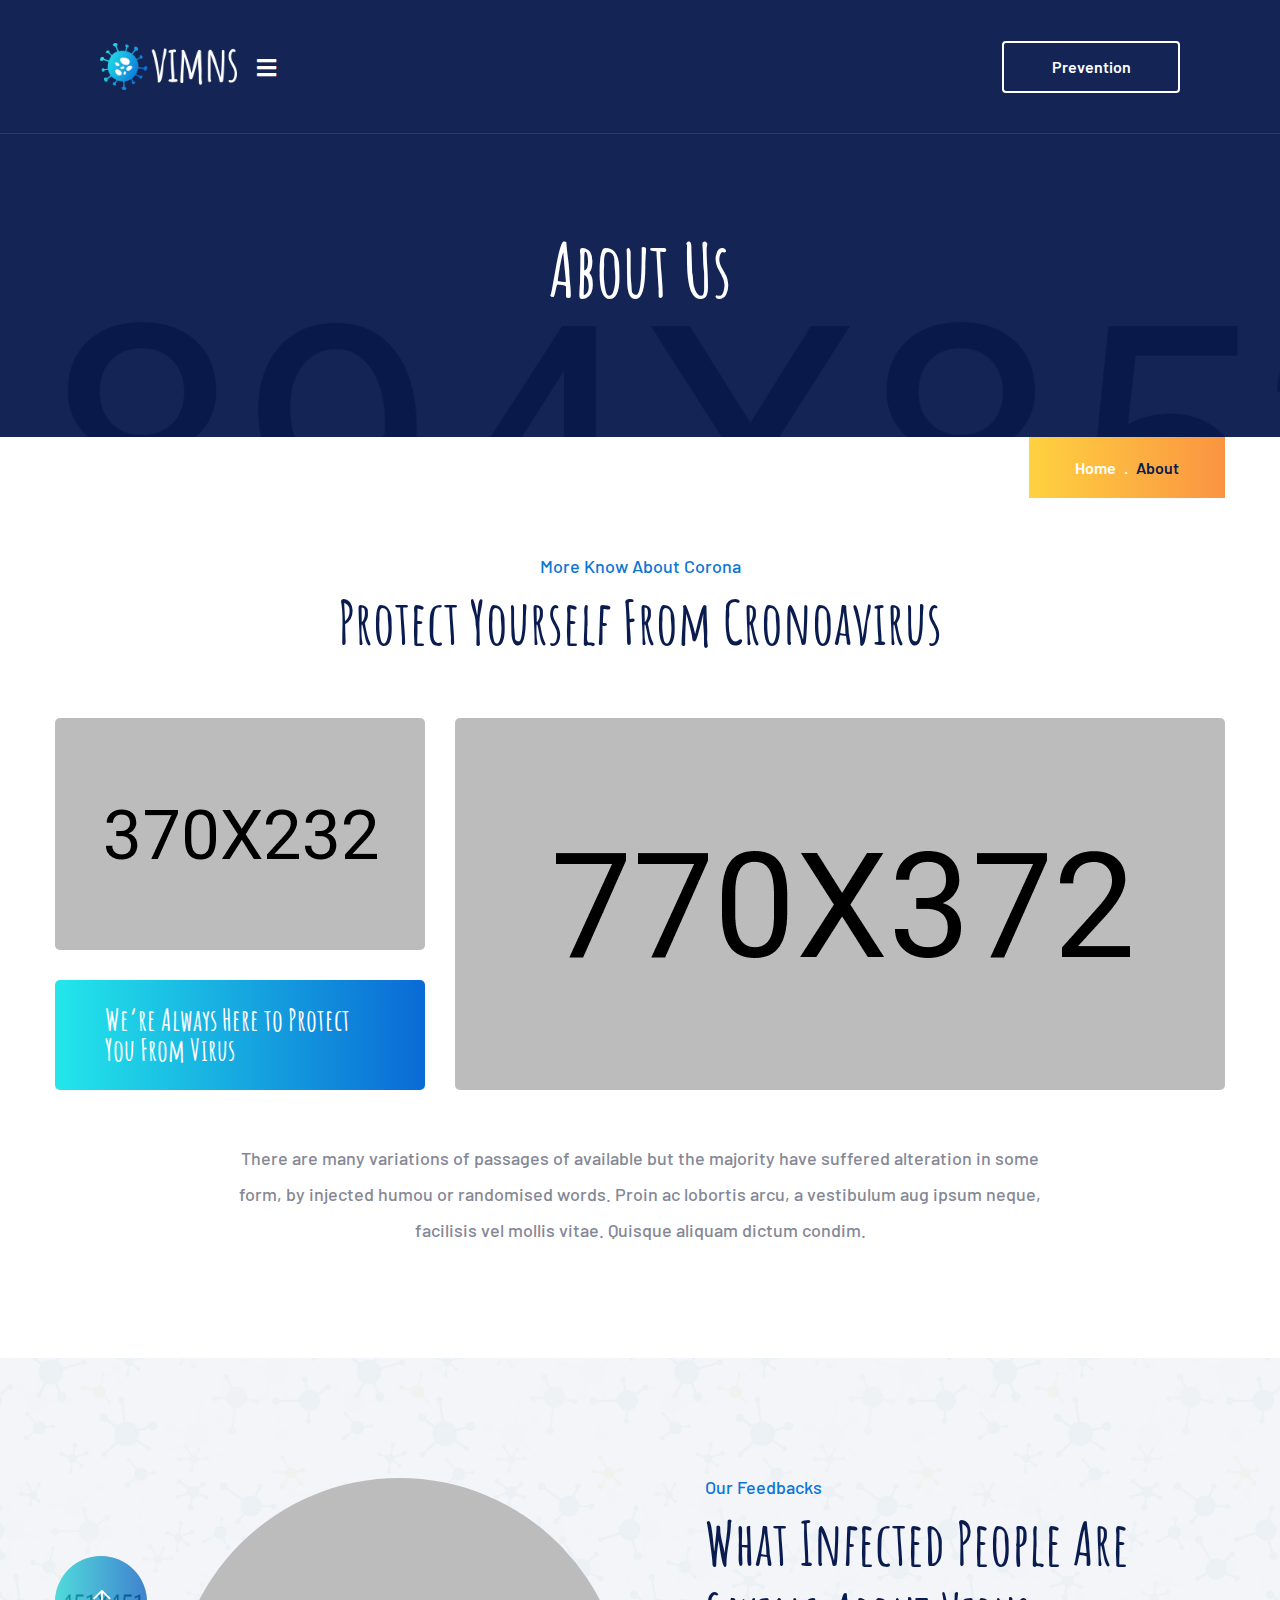
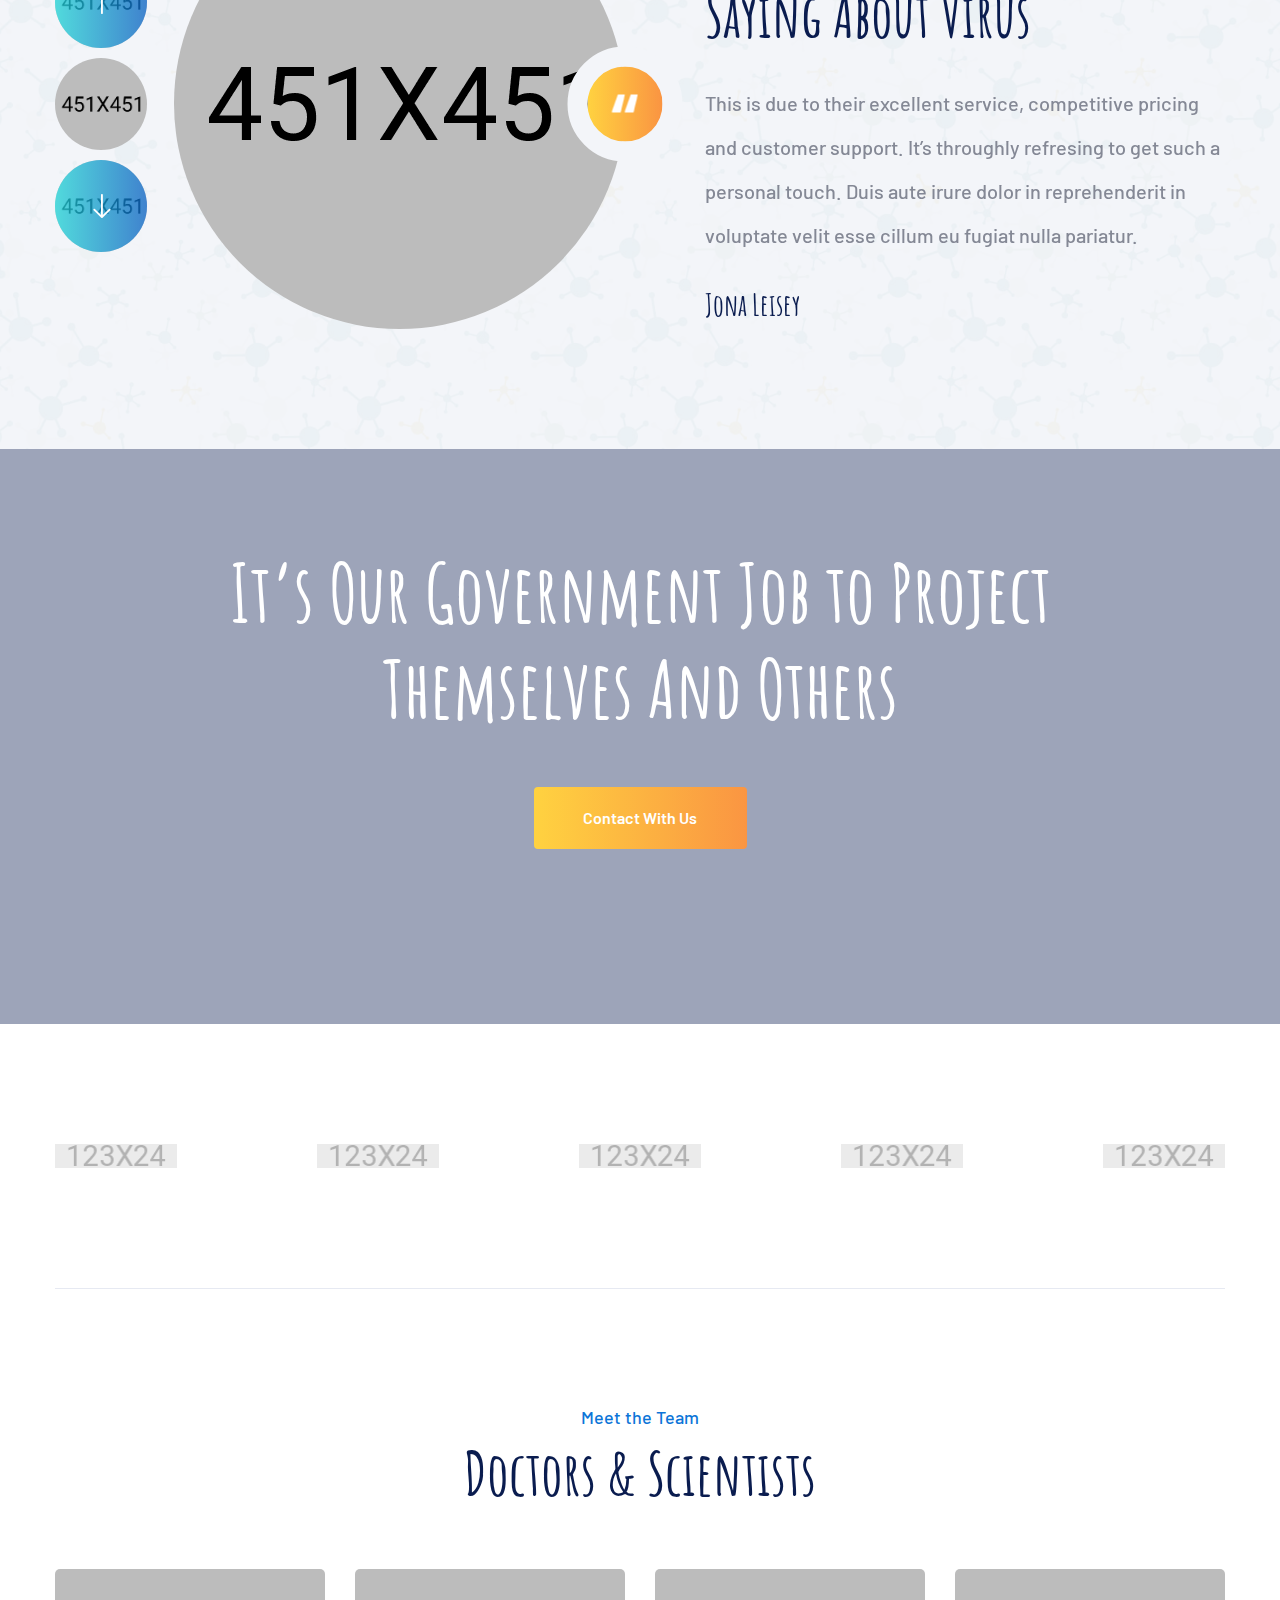
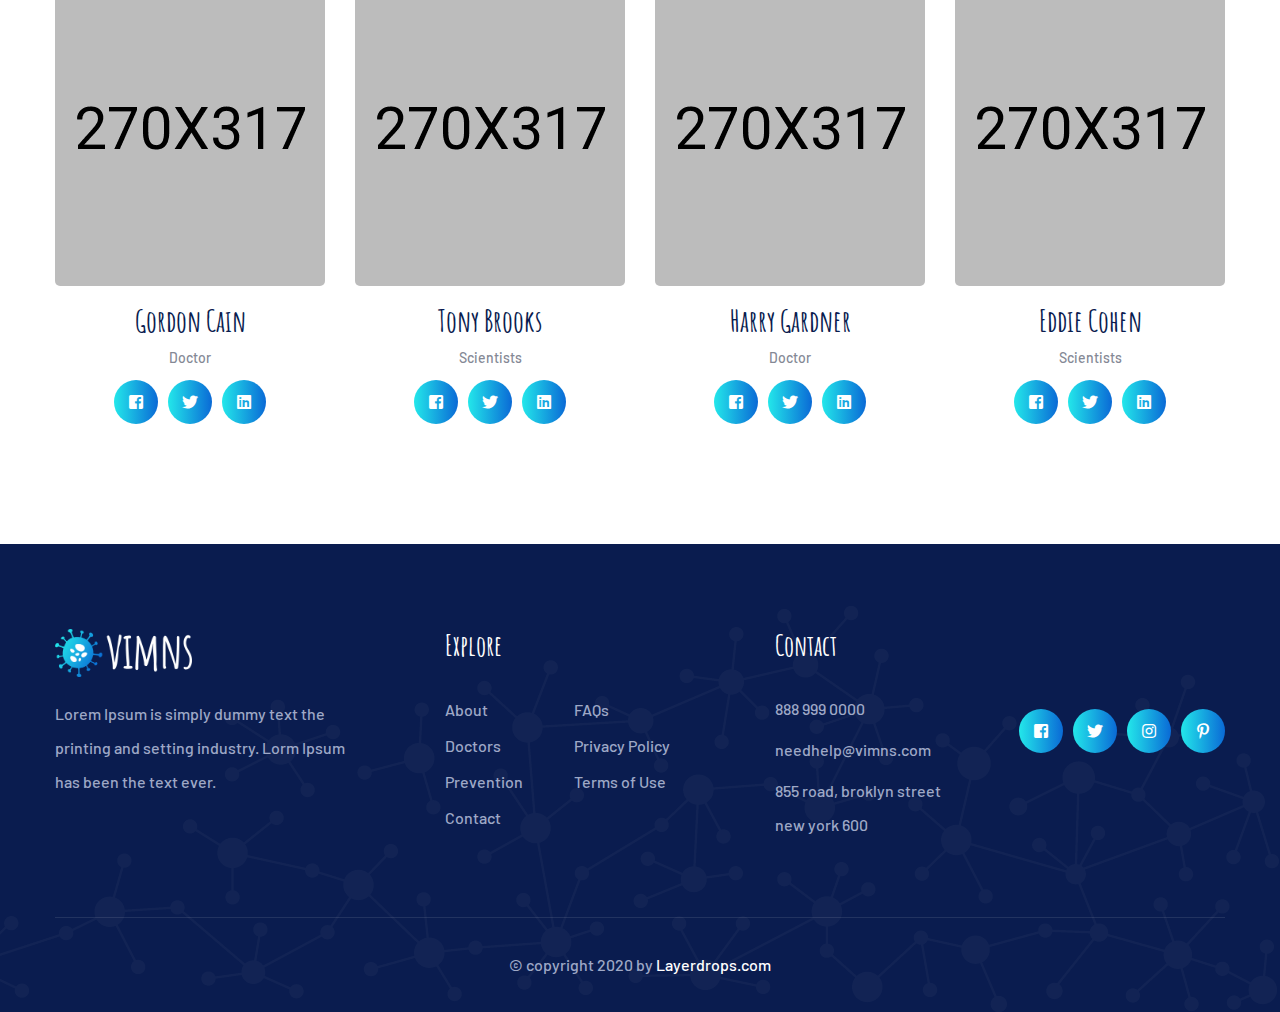
<file: about.html>
<!DOCTYPE html>
<html lang="en">

<head>
    <meta charset="UTF-8">
    <meta name="viewport" content="width=device-width, initial-scale=1.0">
    <meta http-equiv="X-UA-Compatible" content="ie=edge">
    <title>About Page || Vimns || Coronavirus Medical Prevention HTML Template</title>
    <link rel="apple-touch-icon" sizes="180x180" href="assets/images/favicons/apple-touch-icon.png">
    <link rel="icon" type="image/png" sizes="32x32" href="assets/images/favicons/favicon-32x32.png">
    <link rel="icon" type="image/png" sizes="16x16" href="assets/images/favicons/favicon-16x16.png">
    <link rel="manifest" href="assets/images/favicons/site.webmanifest">

    <!-- plugin scripts -->

    <link href="https://fonts.googleapis.com/css?family=Amatic+SC:400,700%7CBarlow:300,400,500,600,700,800,900%7CPT+Sans:400,700&display=swap" rel="stylesheet">


    <link rel="stylesheet" href="assets/css/animate.min.css">
    <link rel="stylesheet" href="assets/css/bootstrap.min.css">
    <link rel="stylesheet" href="assets/css/owl.carousel.min.css">
    <link rel="stylesheet" href="assets/css/owl.theme.default.min.css">
    <link rel="stylesheet" href="assets/css/magnific-popup.css">
    <link rel="stylesheet" href="assets/css/fontawesome-all.min.css">
    <link rel="stylesheet" href="assets/css/bootstrap-select.min.css">
    <link rel="stylesheet" href="assets/css/jquery.mCustomScrollbar.min.css">
    <link rel="stylesheet" href="assets/css/bootstrap-datepicker.min.css">
    <link rel="stylesheet" href="assets/css/vimns-icons.css">



    <!-- template styles -->
    <link rel="stylesheet" href="assets/css/main.css">
    <link rel="stylesheet" href="assets/css/responsive.css">







</head>

<body>
    <div class="preloader">
        <img src="assets/images/loader.png" class="preloader__image" alt="">
    </div><!-- /.preloader -->
    <div class="page-wrapper">



        <header class="site-header-one">
            <nav class="main-nav__one stricky">
                <div class="container-fluid">
                    <div class="main-nav__logo-box">
                        <a href="index.html">
                            <img width="137" src="assets/images/logo-1-1.png" alt="">
                        </a>
                        <a href="#" class="side-menu__toggler"><i class="fa fa-bars"></i></a>
                    </div><!-- /.main-nav__logo-box -->
                    <div class="main-nav__main-navigation">
                        <ul class=" main-nav__navigation-box">
                            <li class="dropdown">
                                <a href="index.html">Home</a>
                                <ul>
                                    <li><a href="index.html">Home 01</a></li>
                                    <li><a href="index-2.html">Home 02</a></li>
                                    <li><a href="index-rtl.html">Home RTL</a></li>
                                    <li class="dropdown"><a href="#">Header Styles</a>
                                        <ul>
                                            <li><a href="index.html">Header 01</a></li>
                                            <li><a href="index-2.html">Header 02</a></li>
                                            <!-- <li><a href="index-5.html">Header 05</a></li> -->
                                        </ul><!-- /.sub-menu -->
                                    </li>
                                    <li class="dropdown"><a href="#">Dark Styles</a>
                                        <ul>
                                            <li><a href="index-d.html">Dark 01</a></li>
                                            <li><a href="index-d-2.html">Dark 02</a></li>
                                        </ul><!-- /.sub-menu -->
                                    </li>
                                </ul><!-- /.sub-menu -->
                            </li>
                            <li>
                                <a href="about.html">About</a>
                            </li>
                            <li>
                                <a href="prevention.html">Preventions</a>
                            </li>
                            <li>
                                <a href="faqs.html">FAQs</a>
                            </li>

                            <li class="dropdown">
                                <a href="news.html">News</a>
                                <ul>
                                    <li><a href="news.html">News Page</a></li>
                                    <li><a href="news-details.html">News Details</a></li>
                                </ul><!-- /.sub-menu -->
                            </li>
                            <li>
                                <a href="contact.html">Contact</a>
                            </li>
                        </ul>
                    </div><!-- /.main-nav__main-navigation -->
                    <div class="main-nav__cta">
                        <div class="main-nav__cta-icon">
                            <i class="vimns-icon-phone"></i>
                        </div><!-- /.main-nav__cta-icon -->
                        <div class="main-nav__cta-content">
                            <h3><a href="tel:666-888-0000">666 888 0000</a></h3>
                            <p>Helpline</p>
                        </div><!-- /.main-nav__cta-content -->
                    </div><!-- /.main-nav__cta -->
                    <div class="main-nav__right">
                        <a href="prevention.html" class="main-nav__btn">Prevention</a><!-- /.main-nav__btn -->
                    </div><!-- /.main-nav__right -->
                </div><!-- /.container-fluid -->
            </nav><!-- /.main-nav__one -->

        </header><!-- /.site-header-one -->


        <section class="page-header">
            <div class="container">
                <h2>About Us</h2>
                <ul class="thm-breadcrumb list-unstyled">
                    <li><a href="#">Home</a></li>
                    <li><span>About</span></li>
                </ul><!-- /.thm-breadcrumb -->
            </div><!-- /.container -->
        </section><!-- /.page-header -->

        <section class="about-three">
            <div class="container">
                <div class="block-title text-center">
                    <p>More Know About Corona</p>
                    <h3>Protect Yourself From Cronoavirus</h3>
                </div><!-- /.block-title -->

                <div class="row">
                    <div class="col-lg-4">
                        <div class="about-three__image">
                            <img src="assets/images/resources/about-2-1.png" alt="">
                        </div><!-- /.about-three__image -->
                        <div class="about-three__title">
                            <h3>We’re Always Here to Protect You From Virus</h3>
                        </div><!-- /.about-three__title -->
                    </div><!-- /.col-lg-4 -->
                    <div class="col-lg-8">
                        <div class="about-three__image">
                            <img src="assets/images/resources/about-2-2.png" alt="">
                        </div><!-- /.about-three__image -->
                    </div><!-- /.col-lg-8 -->
                </div><!-- /.row -->
                <div class="text-center about-three__text">
                    <p>There are many variations of passages of available but the majority have suffered alteration in some <br>
                        form, by injected humou or randomised words. Proin ac lobortis arcu, a vestibulum aug ipsum neque, <br>
                        facilisis vel mollis vitae. Quisque aliquam dictum condim.</p>
                </div><!-- /.text-center -->
            </div><!-- /.container -->
        </section><!-- /.about-three -->


        <section class="testimonials-one" id="testimonials">
            <div class="container">
                <div class="row">
                    <div class="col-lg-6">
                        <div class="testimonials-one__image-block">
                            <div class="owl-carousel owl-theme" id="sync2">
                                <div class="item clearfix">
                                    <div class="testimonials-one__image">
                                        <img src="assets/images/testimonials/testimonials-1-1.jpg" class="testimonials-one__thumb" alt="Awesome Image" />
                                        <div class="testimonials-one__qoute">
                                            <img src="assets/images/testimonials/testimonials-qoute-1-1.png" alt="Awesome Image" />
                                        </div><!-- /.testimonials-one__qoute -->
                                    </div><!-- /.testimonials-one__image -->
                                </div><!-- /.item -->
                                <div class="item clearfix">
                                    <div class="testimonials-one__image">
                                        <img src="assets/images/testimonials/testimonials-1-2.jpg" class="testimonials-one__thumb" alt="Awesome Image" />
                                        <div class="testimonials-one__qoute">
                                            <img src="assets/images/testimonials/testimonials-qoute-1-1.png" alt="Awesome Image" />
                                        </div><!-- /.testimonials-one__qoute -->
                                    </div><!-- /.testimonials-one__image -->
                                </div><!-- /.item -->
                                <div class="item clearfix">
                                    <div class="testimonials-one__image">
                                        <img src="assets/images/testimonials/testimonials-1-3.jpg" class="testimonials-one__thumb" alt="Awesome Image" />
                                        <div class="testimonials-one__qoute">
                                            <img src="assets/images/testimonials/testimonials-qoute-1-1.png" alt="Awesome Image" />
                                        </div><!-- /.testimonials-one__qoute -->
                                    </div><!-- /.testimonials-one__image -->
                                </div><!-- /.item -->
                            </div><!-- /.owl-carousel owl-theme -->
                            <div class="testimonials-one__button-block">
                                <button class="testimonials-one__button__prev-btn"></button>
                                <button class="testimonials-one__button__current-btn"></button>
                                <button class="testimonials-one__button__next-btn"></button>
                            </div>
                        </div><!-- /.testimonials-one__image-block -->
                    </div><!-- /.col-lg-6 -->
                    <div class="col-lg-6">
                        <div class="testimonials-one__content">
                            <div class="block-title text-left">
                                <p>Our Feedbacks </p>
                                <h3>What Infected People Are <br> Saying About Virus</h3>
                            </div><!-- /.block-title -->

                            <div class="owl-carousel owl-theme" id="sync1">
                                <div class="item">
                                    <div class="testimonials-one__single" data-thumb-img="assets/images/testimonials/testimonials-1-1.jpg">
                                        <p class="testimonials-one__text">This is due to their excellent service, competitive
                                            pricing and customer support. It’s throughly refresing to get such a personal touch.
                                            Duis aute irure dolor in reprehenderit in voluptate velit esse cillum eu fugiat
                                            nulla pariatur.</p><!-- /.testimonials-one__text -->
                                        <div class="testimonials-one__bottom">
                                            <h3 class="testimonials-one__title">Jona Leisey</h3>
                                            <!-- /.testimonials-one__title -->
                                        </div><!-- /.testimonials-one__bottom -->
                                    </div><!-- /.testimonials-one__single -->
                                </div><!-- /.item -->
                                <div class="item">
                                    <div class="testimonials-one__single" data-thumb-img="assets/images/testimonials/testimonials-1-2.jpg">
                                        <p class="testimonials-one__text">This is due to their excellent service, competitive
                                            pricing and customer support. It’s throughly refresing to get such a personal touch.
                                            Duis aute irure dolor in reprehenderit in voluptate velit esse cillum eu fugiat
                                            nulla pariatur.</p><!-- /.testimonials-one__text -->
                                        <div class="testimonials-one__bottom">
                                            <h3 class="testimonials-one__title">Chas Samul</h3>
                                            <!-- /.testimonials-one__title -->
                                        </div><!-- /.testimonials-one__bottom -->
                                    </div><!-- /.testimonials-one__single -->
                                </div><!-- /.item -->
                                <div class="item">
                                    <div class="testimonials-one__single" data-thumb-img="assets/images/testimonials/testimonials-1-3.jpg">
                                        <p class="testimonials-one__text">This is due to their excellent service, competitive
                                            pricing and customer support. It’s throughly refresing to get such a personal touch.
                                            Duis aute irure dolor in reprehenderit in voluptate velit esse cillum eu fugiat
                                            nulla pariatur.</p><!-- /.testimonials-one__text -->
                                        <div class="testimonials-one__bottom">
                                            <h3 class="testimonials-one__title">Chelsey Pozar</h3>
                                            <!-- /.testimonials-one__title -->
                                        </div><!-- /.testimonials-one__bottom -->
                                    </div><!-- /.testimonials-one__single -->
                                </div><!-- /.item -->
                            </div><!-- /.owl-carousel owl-theme -->
                        </div><!-- /.testimonials-one__content -->
                    </div><!-- /.col-lg-6 -->
                </div><!-- /.row -->
            </div><!-- /.container -->
        </section><!-- /.testimonials-one -->



        <section class="cta-two" style="background-image: url(assets/images/background/cta-bg-1-1.jpg);">
            <div class="container">
                <h3>It’s Our Government Job to Project <br>
                    Themselves And Others</h3>
                <a href="contact.html" class="thm-btn cta-two__btn">Contact With Us</a><!-- /.thm-btn cta-two__btn -->
            </div><!-- /.container -->
        </section><!-- /.cta-two -->

        <div class="brand-one brand-one__about-page">
            <div class="container">
                <div class="brand-one__carousel owl-theme owl-carousel thm__owl-carousel" data-options='{"nav": false, "autoplay": true, "autoplayTimeout": 5000, "smartSpeed": 700, "dots": false, "margin": 140, "responsive": { "0": { "items": 2, "margin": 20 }, "480": { "items": 2, "margin": 20 }, "767": { "items": 3, "margin": 20 }, "991": { "items": 4, "margin": 40 }, "1199": { "items": 5 } }}'>
                    <div class="item">
                        <img src="assets/images/brand/envato-1-1.png" alt="">
                    </div><!-- /.item -->
                    <div class="item">
                        <img src="assets/images/brand/envato-1-1.png" alt="">
                    </div><!-- /.item -->
                    <div class="item">
                        <img src="assets/images/brand/envato-1-1.png" alt="">
                    </div><!-- /.item -->
                    <div class="item">
                        <img src="assets/images/brand/envato-1-1.png" alt="">
                    </div><!-- /.item -->
                    <div class="item">
                        <img src="assets/images/brand/envato-1-1.png" alt="">
                    </div><!-- /.item -->
                    <div class="item">
                        <img src="assets/images/brand/envato-1-1.png" alt="">
                    </div><!-- /.item -->
                    <div class="item">
                        <img src="assets/images/brand/envato-1-1.png" alt="">
                    </div><!-- /.item -->
                    <div class="item">
                        <img src="assets/images/brand/envato-1-1.png" alt="">
                    </div><!-- /.item -->
                    <div class="item">
                        <img src="assets/images/brand/envato-1-1.png" alt="">
                    </div><!-- /.item -->
                    <div class="item">
                        <img src="assets/images/brand/envato-1-1.png" alt="">
                    </div><!-- /.item -->
                </div><!-- /.brand-one__carousel owl-theme owl-carousel thm__owl-carousel -->
            </div><!-- /.container -->
        </div><!-- /.brand-one -->

        <section class="team-one">
            <div class="container">
                <div class="team-one__sep"></div><!-- /.team-one__sep -->
                <div class="block-title text-center">
                    <p>Meet the Team</p>
                    <h3>Doctors & Scientists</h3>
                </div><!-- /.block-title -->
                <div class="row">
                    <div class="col-lg-3 col-md-6">
                        <div class="team-one__single">
                            <div class="team-one__image">
                                <img src="assets/images/team/team-1-1.jpg" alt="">
                            </div><!-- /.team-one__image -->
                            <h3>Gordon Cain</h3>
                            <p>Doctor</p>
                            <div class="team-one__social">
                                <a href="#" class="fab fa-facebook-square"></a>
                                <a href="#" class="fab fa-twitter"></a>
                                <a href="#" class="fab fa-linkedin"></a>
                            </div><!-- /.team-one__social -->
                        </div><!-- /.team-one__single -->
                    </div><!-- /.col-lg-3 col-md-6 -->
                    <div class="col-lg-3 col-md-6">
                        <div class="team-one__single">
                            <div class="team-one__image">
                                <img src="assets/images/team/team-1-2.jpg" alt="">
                            </div><!-- /.team-one__image -->
                            <h3>Tony Brooks</h3>
                            <p>Scientists</p>
                            <div class="team-one__social">
                                <a href="#" class="fab fa-facebook-square"></a>
                                <a href="#" class="fab fa-twitter"></a>
                                <a href="#" class="fab fa-linkedin"></a>
                            </div><!-- /.team-one__social -->
                        </div><!-- /.team-one__single -->
                    </div><!-- /.col-lg-3 col-md-6 -->
                    <div class="col-lg-3 col-md-6">
                        <div class="team-one__single">
                            <div class="team-one__image">
                                <img src="assets/images/team/team-1-3.jpg" alt="">
                            </div><!-- /.team-one__image -->
                            <h3>Harry Gardner</h3>
                            <p>Doctor</p>
                            <div class="team-one__social">
                                <a href="#" class="fab fa-facebook-square"></a>
                                <a href="#" class="fab fa-twitter"></a>
                                <a href="#" class="fab fa-linkedin"></a>
                            </div><!-- /.team-one__social -->
                        </div><!-- /.team-one__single -->
                    </div><!-- /.col-lg-3 col-md-6 -->
                    <div class="col-lg-3 col-md-6">
                        <div class="team-one__single">
                            <div class="team-one__image">
                                <img src="assets/images/team/team-1-4.jpg" alt="">
                            </div><!-- /.team-one__image -->
                            <h3>Eddie Cohen</h3>
                            <p>Scientists</p>
                            <div class="team-one__social">
                                <a href="#" class="fab fa-facebook-square"></a>
                                <a href="#" class="fab fa-twitter"></a>
                                <a href="#" class="fab fa-linkedin"></a>
                            </div><!-- /.team-one__social -->
                        </div><!-- /.team-one__single -->
                    </div><!-- /.col-lg-3 col-md-6 -->
                </div><!-- /.row -->
            </div><!-- /.container -->
        </section><!-- /.team-one -->


        <footer class="site-footer-one ">
            <div class="site-footer-one__upper">
                <div class="container">
                    <div class="row">
                        <div class="col-lg-4">
                            <div class="footer-widget footer-widget__about">
                                <a href="index.html" class="footer-widget__logo">
                                    <img width="137" src="assets/images/logo-1-1.png" alt="">
                                </a>
                                <p>Lorem Ipsum is simply dummy text the printing and setting industry. Lorm Ipsum has been
                                    the
                                    text ever.</p>
                            </div><!-- /.footer-widget footer-widget__about -->
                        </div><!-- /.col-lg-4 -->
                        <div class="col-lg-3">
                            <div class="footer-widget footer-widget__links">
                                <h3 class="footer-widget__title">Explore</h3><!-- /.footer-widget__title -->
                                <div class="footer-widget__links-wrap">
                                    <ul class="list-unstyled footer-widget__links-list">
                                        <li><a href="about.html">About</a></li>
                                        <li><a href="index.html">Doctors</a></li>
                                        <li><a href="prevention.html">Prevention</a></li>
                                        <li><a href="contact.html">Contact</a></li>
                                    </ul><!-- /.list-unstyled -->
                                    <ul class="list-unstyled footer-widget__links-list">
                                        <li><a href="faqs.html">FAQs</a></li>
                                        <li><a href="about.html">Privacy Policy</a></li>
                                        <li><a href="about.html">Terms of Use</a></li>
                                    </ul><!-- /.list-unstyled -->
                                </div><!-- /.footer-widget__links-wrap -->

                            </div><!-- /.footer-widget footer-widget__about -->
                        </div><!-- /.col-lg-3 -->
                        <div class="col-lg-3">
                            <div class="footer-widget footer-widget__contact">
                                <h3 class="footer-widget__title">Contact</h3><!-- /.footer-widget__title -->
                                <p><a href="tel:888-999-0000">888 999 0000</a></p>
                                <p><a href="mailto:needhelp@vimns.com">needhelp@vimns.com</a> </p>
                                <p>855 road, broklyn street <br> new york 600</p>
                            </div><!-- /.footer-widget footer-widget__contact -->
                        </div><!-- /.col-lg-3 -->
                        <div class="col-lg-2 d-flex">
                            <div class="footer-widget my-auto">
                                <div class="footer-widget__social">
                                    <a href="#" class="fab fa-facebook-square"></a>
                                    <a href="#" class="fab fa-twitter"></a>
                                    <a href="#" class="fab fa-instagram"></a>
                                    <a href="#" class="fab fa-pinterest-p"></a>
                                </div><!-- /.footer-widget__social -->
                            </div><!-- /.footer-widget -->
                        </div><!-- /.col-lg-2 -->
                    </div><!-- /.row -->
                </div><!-- /.container -->
            </div><!-- /.site-footer-one__upper -->
            <div class="site-footer-one__bottom">
                <div class="container">
                    <p>© copyright 2020 by <a href="#">Layerdrops.com</a></p>
                </div><!-- /.container -->
            </div><!-- /.site-footer-one__bottom -->
        </footer><!-- /.site-footer-one -->
    </div><!-- /.page-wrapper -->


    <a href="#" data-target="html" class="scroll-to-target scroll-to-top"><i class="fa fa-angle-up"></i></a>


    <div class="side-menu__block">


        <div class="side-menu__block-overlay custom-cursor__overlay">
            <div class="cursor"></div>
            <div class="cursor-follower"></div>
        </div><!-- /.side-menu__block-overlay -->
        <div class="side-menu__block-inner ">
            <div class="side-menu__top justify-content-end">

                <a href="#" class="side-menu__toggler side-menu__close-btn"><img src="assets/images/shapes/close-1-1.png" alt=""></a>
            </div><!-- /.side-menu__top -->


            <nav class="mobile-nav__container">
                <!-- content is loading via js -->
            </nav>
            <div class="side-menu__sep"></div><!-- /.side-menu__sep -->
            <div class="side-menu__content">
                <p>Lorem Ipsum is simply dummy text the printing and setting industry. Lorm Ipsum has been the industry's stanard dummy text ever. </p>
                <p><a href="mailto:needhelp@bizkar.com">needhelp@bizkar.com</a> <br> <a href="tel:888-999-0000">888 999 0000</a></p>
                <div class="side-menu__social">
                    <a class="fab fa-facebook-f" href="#"></a>
                    <a class="fab fa-twitter" href="#"></a>
                    <a class="fab fa-instagram" href="#"></a>
                    <a class="fab fa-pinterest-p" href="#"></a>
                </div>
            </div><!-- /.side-menu__content -->
        </div><!-- /.side-menu__block-inner -->
    </div><!-- /.side-menu__block -->



    <script src="assets/js/jquery.min.js"></script>
    <script src="assets/js/bootstrap.bundle.min.js"></script>
    <script src="assets/js/owl.carousel.min.js"></script>
    <script src="assets/js/waypoints.min.js"></script>
    <script src="assets/js/jquery.counterup.min.js"></script>
    <script src="assets/js/TweenMax.min.js"></script>
    <script src="assets/js/wow.js"></script>
    <script src="assets/js/jquery.magnific-popup.min.js"></script>
    <script src="assets/js/jquery.ajaxchimp.min.js"></script>
    <script src="assets/js/jquery.validate.min.js"></script>
    <script src="assets/js/bootstrap-select.min.js"></script>
    <script src="assets/js/jquery.mCustomScrollbar.concat.min.js"></script>
    <script src="assets/js/bootstrap-datepicker.min.js"></script>
    <script src="assets/js/isotope.js"></script>

    <!-- template scripts -->
    <script src="assets/js/theme.js"></script>
    <script src="assets/js/testimonials-owl.carousel.config.js"></script>
</body>

</html>
</file>
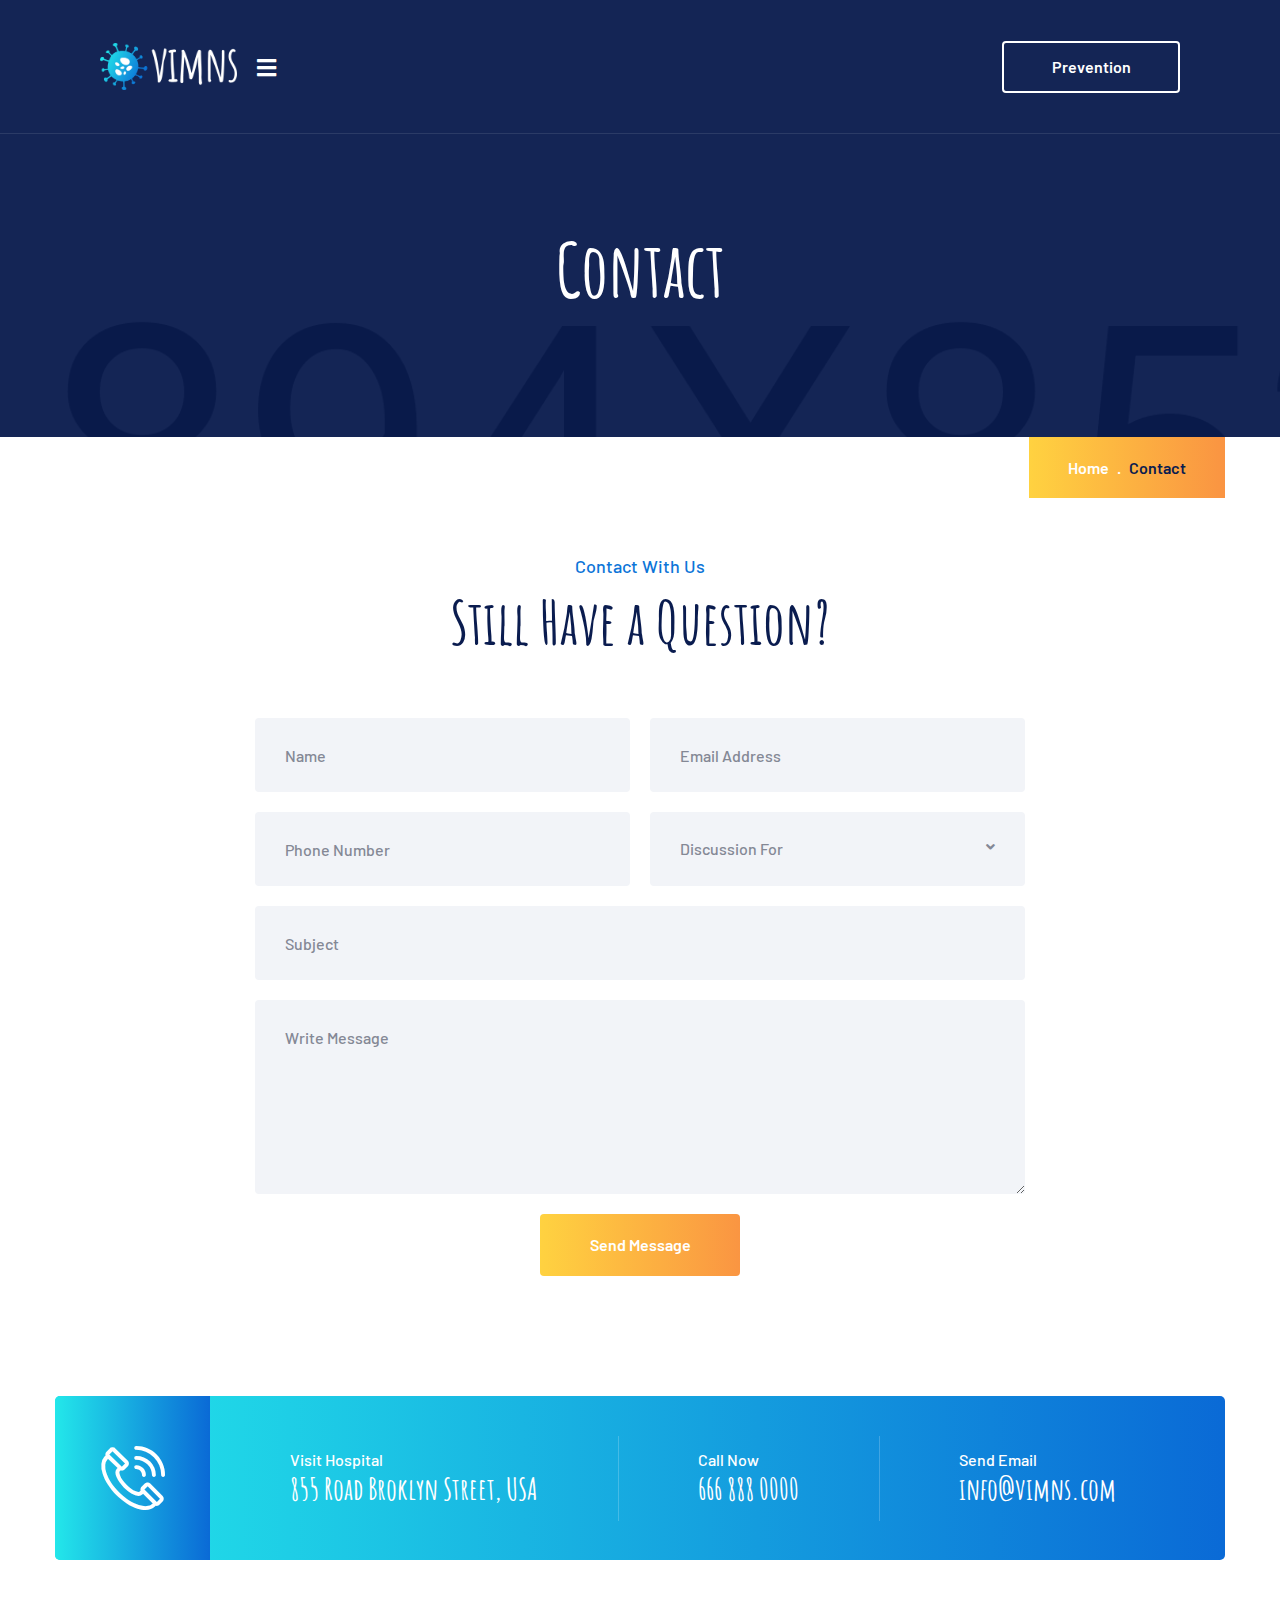
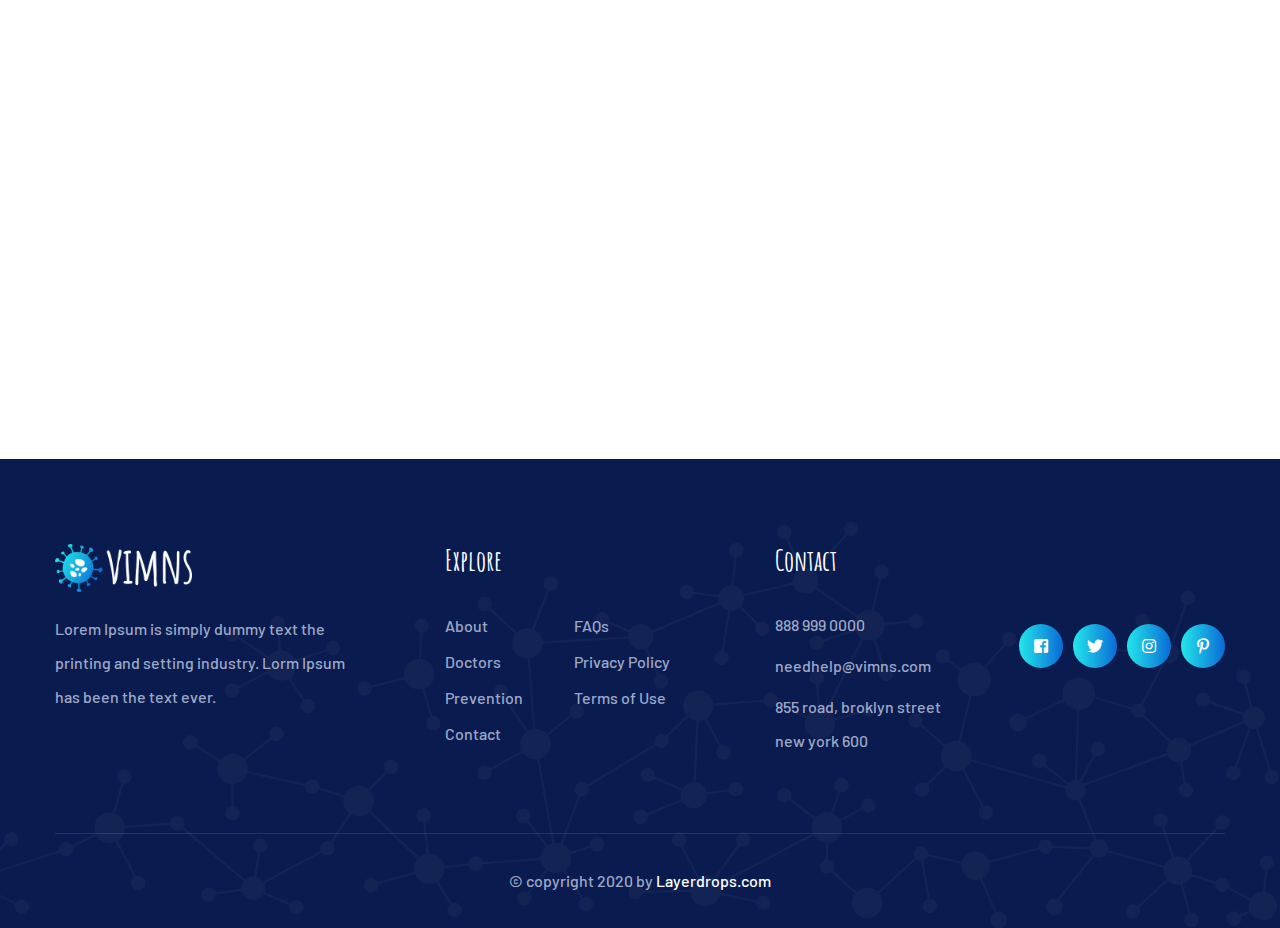
<file: contact.html>
<!DOCTYPE html>
<html lang="en">

<head>
    <meta charset="UTF-8">
    <meta name="viewport" content="width=device-width, initial-scale=1.0">
    <meta http-equiv="X-UA-Compatible" content="ie=edge">
    <title>Contact Page || Vimns || Coronavirus Medical Prevention HTML Template</title>
    <link rel="apple-touch-icon" sizes="180x180" href="assets/images/favicons/apple-touch-icon.png">
    <link rel="icon" type="image/png" sizes="32x32" href="assets/images/favicons/favicon-32x32.png">
    <link rel="icon" type="image/png" sizes="16x16" href="assets/images/favicons/favicon-16x16.png">
    <link rel="manifest" href="assets/images/favicons/site.webmanifest">

    <!-- plugin scripts -->

    <link href="https://fonts.googleapis.com/css?family=Amatic+SC:400,700%7CBarlow:300,400,500,600,700,800,900%7CPT+Sans:400,700&display=swap" rel="stylesheet">


    <link rel="stylesheet" href="assets/css/animate.min.css">
    <link rel="stylesheet" href="assets/css/bootstrap.min.css">
    <link rel="stylesheet" href="assets/css/owl.carousel.min.css">
    <link rel="stylesheet" href="assets/css/owl.theme.default.min.css">
    <link rel="stylesheet" href="assets/css/magnific-popup.css">
    <link rel="stylesheet" href="assets/css/fontawesome-all.min.css">
    <link rel="stylesheet" href="assets/css/bootstrap-select.min.css">
    <link rel="stylesheet" href="assets/css/jquery.mCustomScrollbar.min.css">
    <link rel="stylesheet" href="assets/css/bootstrap-datepicker.min.css">
    <link rel="stylesheet" href="assets/css/vimns-icons.css">



    <!-- template styles -->
    <link rel="stylesheet" href="assets/css/main.css">
    <link rel="stylesheet" href="assets/css/responsive.css">







</head>

<body>
    <div class="preloader">
        <img src="assets/images/loader.png" class="preloader__image" alt="">
    </div><!-- /.preloader -->
    <div class="page-wrapper">
        <header class="site-header-one">
            <nav class="main-nav__one stricky">
                <div class="container-fluid">
                    <div class="main-nav__logo-box">
                        <a href="index.html">
                            <img width="137" src="assets/images/logo-1-1.png" alt="">
                        </a>
                        <a href="#" class="side-menu__toggler"><i class="fa fa-bars"></i></a>
                    </div><!-- /.main-nav__logo-box -->
                    <div class="main-nav__main-navigation">
                        <ul class=" main-nav__navigation-box">
                            <li class="dropdown">
                                <a href="index.html">Home</a>
                                <ul>
                                    <li><a href="index.html">Home 01</a></li>
                                    <li><a href="index-2.html">Home 02</a></li>
                                    <li><a href="index-rtl.html">Home RTL</a></li>
                                    <li class="dropdown"><a href="#">Header Styles</a>
                                        <ul>
                                            <li><a href="index.html">Header 01</a></li>
                                            <li><a href="index-2.html">Header 02</a></li>
                                            <!-- <li><a href="index-5.html">Header 05</a></li> -->
                                        </ul><!-- /.sub-menu -->
                                    </li>
                                    <li class="dropdown"><a href="#">Dark Styles</a>
                                        <ul>
                                            <li><a href="index-d.html">Dark 01</a></li>
                                            <li><a href="index-d-2.html">Dark 02</a></li>
                                        </ul><!-- /.sub-menu -->
                                    </li>
                                </ul><!-- /.sub-menu -->
                            </li>
                            <li>
                                <a href="about.html">About</a>
                            </li>
                            <li>
                                <a href="prevention.html">Preventions</a>
                            </li>
                            <li>
                                <a href="faqs.html">FAQs</a>
                            </li>

                            <li class="dropdown">
                                <a href="news.html">News</a>
                                <ul>
                                    <li><a href="news.html">News Page</a></li>
                                    <li><a href="news-details.html">News Details</a></li>
                                </ul><!-- /.sub-menu -->
                            </li>
                            <li>
                                <a href="contact.html">Contact</a>
                            </li>
                        </ul>
                    </div><!-- /.main-nav__main-navigation -->
                    <div class="main-nav__cta">
                        <div class="main-nav__cta-icon">
                            <i class="vimns-icon-phone"></i>
                        </div><!-- /.main-nav__cta-icon -->
                        <div class="main-nav__cta-content">
                            <h3><a href="tel:666-888-0000">666 888 0000</a></h3>
                            <p>Helpline</p>
                        </div><!-- /.main-nav__cta-content -->
                    </div><!-- /.main-nav__cta -->
                    <div class="main-nav__right">
                        <a href="prevention.html" class="main-nav__btn">Prevention</a><!-- /.main-nav__btn -->
                    </div><!-- /.main-nav__right -->
                </div><!-- /.container-fluid -->
            </nav><!-- /.main-nav__one -->

        </header><!-- /.site-header-one -->


        <section class="page-header">
            <div class="container">
                <h2>Contact</h2>
                <ul class="thm-breadcrumb list-unstyled">
                    <li><a href="#">Home</a></li>
                    <li><span>Contact</span></li>
                </ul><!-- /.thm-breadcrumb -->
            </div><!-- /.container -->
        </section><!-- /.page-header -->

        <section class="contact-one">
            <div class="container">
                <div class="block-title text-center">
                    <p>Contact With Us</p>
                    <h3>Still Have a Question?</h3>
                </div><!-- /.block-title -->
                <form action="inc/sendemail.php" class="contact-form-validated contact-one__form">
                    <div class="row">
                        <div class="col-lg-6">
                            <input type="text" name="name" placeholder="Name">
                        </div><!-- /.col-lg-6 -->
                        <div class="col-lg-6">
                            <input type="text" name="email" placeholder="Email Address">
                        </div><!-- /.col-lg-6 -->
                        <div class="col-lg-6">
                            <input type="text" name="phone" placeholder="Phone Number">
                        </div><!-- /.col-lg-6 -->
                        <div class="col-lg-6">
                            <select class="selectpicker" name="discuss">
                                <option value="">Discussion For</option>
                                <option value="#">For Test Kit</option>
                                <option value="#">For Quarentien</option>
                            </select><!-- /#.selectpicker -->
                        </div><!-- /.col-lg-6 -->
                        <div class="col-lg-12">
                            <input type="text" name="subject" placeholder="Subject">
                        </div><!-- /.col-lg-12 -->
                        <div class="col-lg-12">
                            <textarea name="message" placeholder="Write Message"></textarea>
                        </div><!-- /.col-lg-12 -->
                        <div class="col-lg-12 text-center">
                            <button type="submit" class="thm-btn contact-one__btn">Send Message</button>
                            <!-- /.thm-btn contact-one__btn -->
                        </div><!-- /.col-lg-12 -->
                    </div><!-- /.row -->
                </form><!-- /.contact-one__form -->
                <div class="result"></div><!-- /.result -->
            </div><!-- /.container -->
        </section><!-- /.contact-one -->

        <section class="contact-info-one">
            <div class="container">
                <div class="inner-container">
                    <div class="contact-info-one__icon">
                        <i class="vimns-icon-phone"></i>
                    </div><!-- /.contact-info-one__icon -->
                    <div class="contact-info-one__content">
                        <div class="contact-info-one__box">
                            <div class="contact-info-one__box-inner">

                                <h3>Visit Hospital</h3>
                                <p>855 Road Broklyn Street, USA</p>

                            </div><!-- /.contact-info-one__box-inner -->
                        </div><!-- /.contact-info-one__box -->
                        <div class="contact-info-one__box">
                            <div class="contact-info-one__box-inner">

                                <h3>Call Now</h3>
                                <p><a href="tel:666-888-0000">666 888 0000</a></p>

                            </div><!-- /.contact-info-one__box-inner -->
                        </div><!-- /.contact-info-one__box -->
                        <div class="contact-info-one__box">
                            <div class="contact-info-one__box-inner">

                                <h3>Send Email</h3>
                                <p><a href="mailto:info@vimns.com">info@vimns.com</a></p>

                            </div><!-- /.contact-info-one__box-inner -->
                        </div><!-- /.contact-info-one__box -->
                    </div><!-- /.contact-info-one__content -->
                </div><!-- /.inner-container -->
            </div><!-- /.container -->
        </section><!-- /.contact-info-one -->

        <iframe src="https://www.google.com/maps/embed?pb=!1m18!1m12!1m3!1d4562.753041141002!2d-118.80123790098536!3d34.152323469614075!2m3!1f0!2f0!3f0!3m2!1i1024!2i768!4f13.1!3m3!1m2!1s0x80e82469c2162619%3A0xba03efb7998eef6d!2sCostco+Wholesale!5e0!3m2!1sbn!2sbd!4v1562518641290!5m2!1sbn!2sbd" class="google-map__contact" allowfullscreen></iframe>


        <footer class="site-footer-one ">
            <div class="site-footer-one__upper">
                <div class="container">
                    <div class="row">
                        <div class="col-lg-4">
                            <div class="footer-widget footer-widget__about">
                                <a href="index.html" class="footer-widget__logo">
                                    <img width="137" src="assets/images/logo-1-1.png" alt="">
                                </a>
                                <p>Lorem Ipsum is simply dummy text the printing and setting industry. Lorm Ipsum has been
                                    the
                                    text ever.</p>
                            </div><!-- /.footer-widget footer-widget__about -->
                        </div><!-- /.col-lg-4 -->
                        <div class="col-lg-3">
                            <div class="footer-widget footer-widget__links">
                                <h3 class="footer-widget__title">Explore</h3><!-- /.footer-widget__title -->
                                <div class="footer-widget__links-wrap">
                                    <ul class="list-unstyled footer-widget__links-list">
                                        <li><a href="about.html">About</a></li>
                                        <li><a href="index.html">Doctors</a></li>
                                        <li><a href="prevention.html">Prevention</a></li>
                                        <li><a href="contact.html">Contact</a></li>
                                    </ul><!-- /.list-unstyled -->
                                    <ul class="list-unstyled footer-widget__links-list">
                                        <li><a href="faqs.html">FAQs</a></li>
                                        <li><a href="about.html">Privacy Policy</a></li>
                                        <li><a href="about.html">Terms of Use</a></li>
                                    </ul><!-- /.list-unstyled -->
                                </div><!-- /.footer-widget__links-wrap -->

                            </div><!-- /.footer-widget footer-widget__about -->
                        </div><!-- /.col-lg-3 -->
                        <div class="col-lg-3">
                            <div class="footer-widget footer-widget__contact">
                                <h3 class="footer-widget__title">Contact</h3><!-- /.footer-widget__title -->
                                <p><a href="tel:888-999-0000">888 999 0000</a></p>
                                <p><a href="mailto:needhelp@vimns.com">needhelp@vimns.com</a> </p>
                                <p>855 road, broklyn street <br> new york 600</p>
                            </div><!-- /.footer-widget footer-widget__contact -->
                        </div><!-- /.col-lg-3 -->
                        <div class="col-lg-2 d-flex">
                            <div class="footer-widget my-auto">
                                <div class="footer-widget__social">
                                    <a href="#" class="fab fa-facebook-square"></a>
                                    <a href="#" class="fab fa-twitter"></a>
                                    <a href="#" class="fab fa-instagram"></a>
                                    <a href="#" class="fab fa-pinterest-p"></a>
                                </div><!-- /.footer-widget__social -->
                            </div><!-- /.footer-widget -->
                        </div><!-- /.col-lg-2 -->
                    </div><!-- /.row -->
                </div><!-- /.container -->
            </div><!-- /.site-footer-one__upper -->
            <div class="site-footer-one__bottom">
                <div class="container">
                    <p>© copyright 2020 by <a href="#">Layerdrops.com</a></p>
                </div><!-- /.container -->
            </div><!-- /.site-footer-one__bottom -->
        </footer><!-- /.site-footer-one -->
    </div><!-- /.page-wrapper -->


    <a href="#" data-target="html" class="scroll-to-target scroll-to-top"><i class="fa fa-angle-up"></i></a>


    <div class="side-menu__block">


        <div class="side-menu__block-overlay custom-cursor__overlay">
            <div class="cursor"></div>
            <div class="cursor-follower"></div>
        </div><!-- /.side-menu__block-overlay -->
        <div class="side-menu__block-inner ">
            <div class="side-menu__top justify-content-end">

                <a href="#" class="side-menu__toggler side-menu__close-btn"><img src="assets/images/shapes/close-1-1.png" alt=""></a>
            </div><!-- /.side-menu__top -->


            <nav class="mobile-nav__container">
                <!-- content is loading via js -->
            </nav>
            <div class="side-menu__sep"></div><!-- /.side-menu__sep -->
            <div class="side-menu__content">
                <p>Lorem Ipsum is simply dummy text the printing and setting industry. Lorm Ipsum has been the industry's stanard dummy text ever. </p>
                <p><a href="mailto:needhelp@bizkar.com">needhelp@bizkar.com</a> <br> <a href="tel:888-999-0000">888 999 0000</a></p>
                <div class="side-menu__social">
                    <a class="fab fa-facebook-f" href="#"></a>
                    <a class="fab fa-twitter" href="#"></a>
                    <a class="fab fa-instagram" href="#"></a>
                    <a class="fab fa-pinterest-p" href="#"></a>
                </div>
            </div><!-- /.side-menu__content -->
        </div><!-- /.side-menu__block-inner -->
    </div><!-- /.side-menu__block -->



    <script src="assets/js/jquery.min.js"></script>
    <script src="assets/js/bootstrap.bundle.min.js"></script>
    <script src="assets/js/owl.carousel.min.js"></script>
    <script src="assets/js/waypoints.min.js"></script>
    <script src="assets/js/jquery.counterup.min.js"></script>
    <script src="assets/js/TweenMax.min.js"></script>
    <script src="assets/js/wow.js"></script>
    <script src="assets/js/jquery.magnific-popup.min.js"></script>
    <script src="assets/js/jquery.ajaxchimp.min.js"></script>
    <script src="assets/js/jquery.validate.min.js"></script>
    <script src="assets/js/bootstrap-select.min.js"></script>
    <script src="assets/js/jquery.mCustomScrollbar.concat.min.js"></script>
    <script src="assets/js/bootstrap-datepicker.min.js"></script>
    <script src="assets/js/isotope.js"></script>

    <!-- template scripts -->
    <script src="assets/js/theme.js"></script>
    <script src="assets/js/testimonials-owl.carousel.config.js"></script>
</body>

</html>
</file>
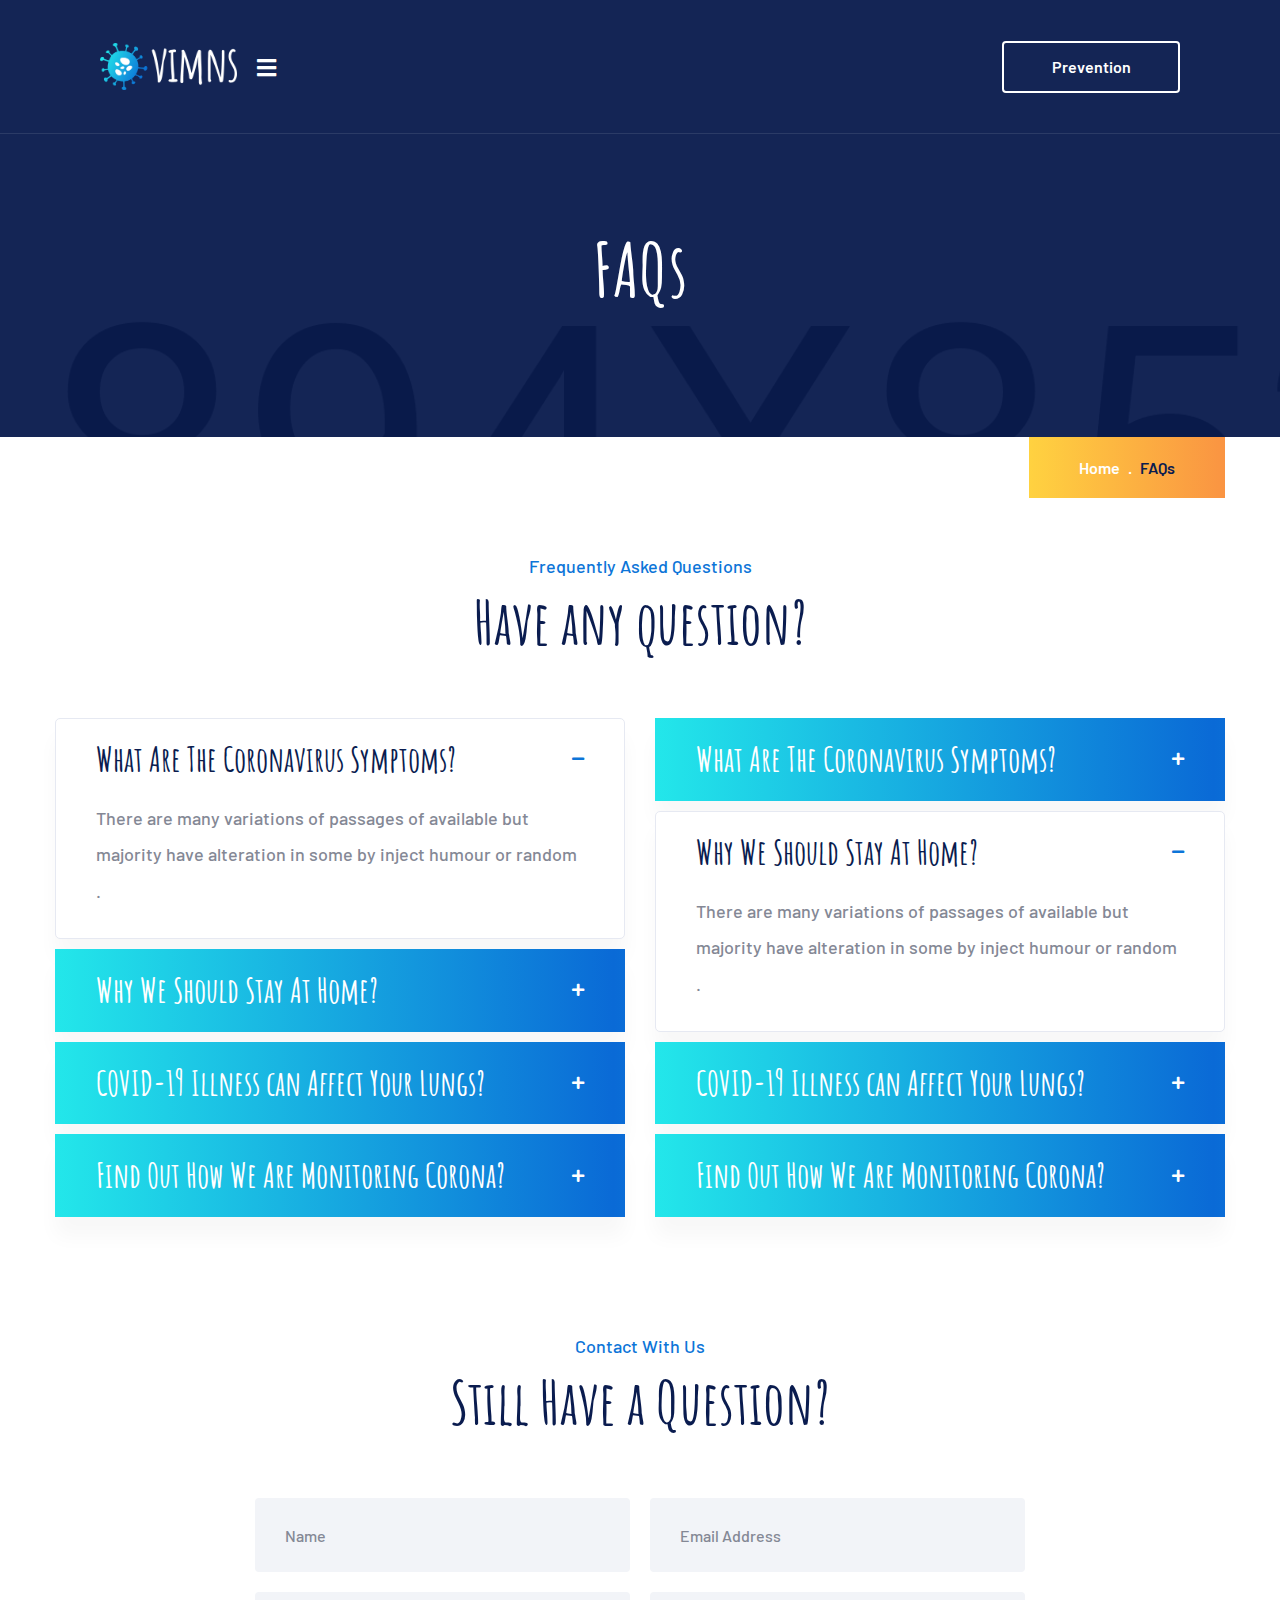
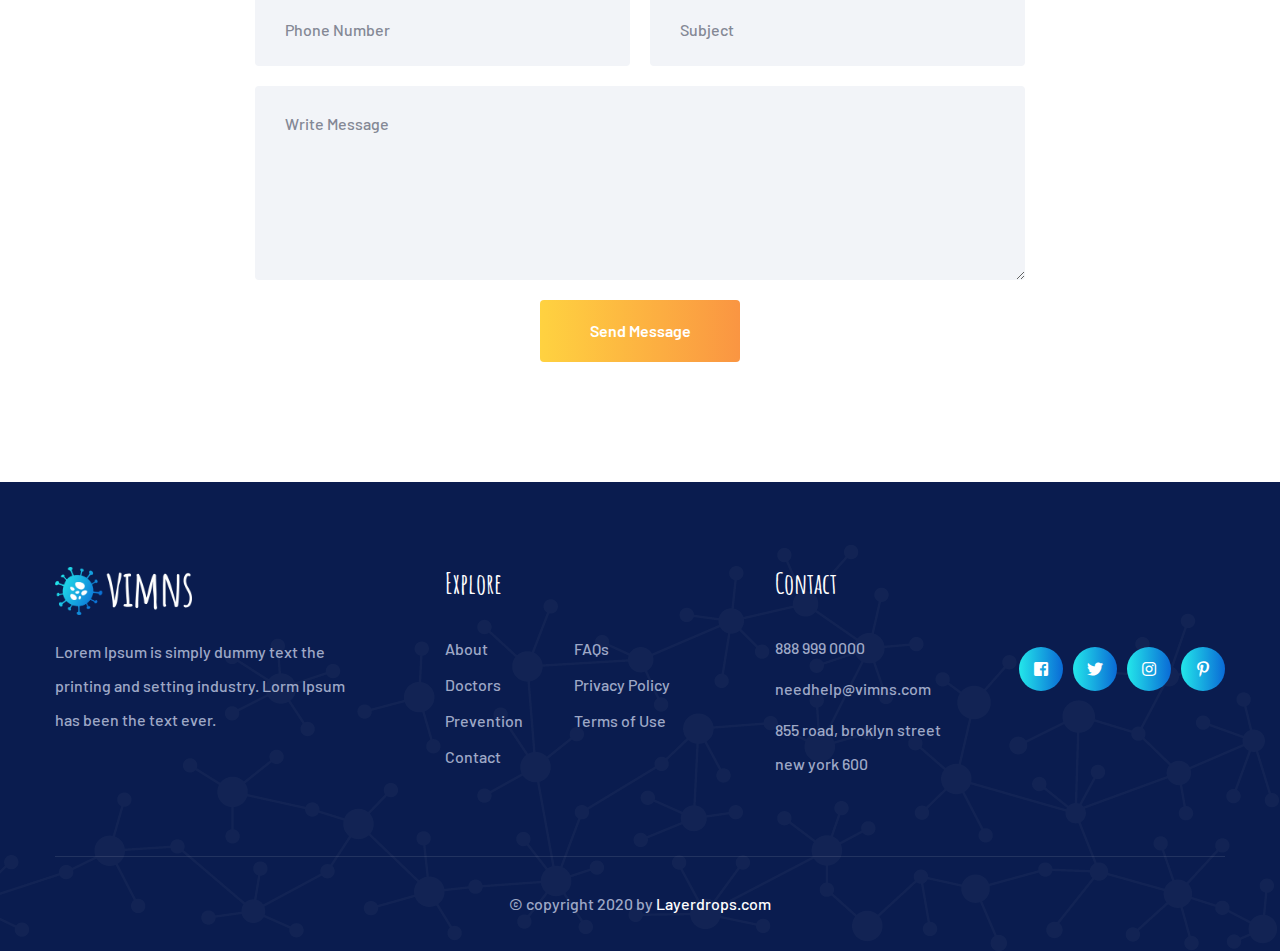
<file: faqs.html>
<!DOCTYPE html>
<html lang="en">

<head>
    <meta charset="UTF-8">
    <meta name="viewport" content="width=device-width, initial-scale=1.0">
    <meta http-equiv="X-UA-Compatible" content="ie=edge">
    <title>FAQ Page || Vimns || Coronavirus Medical Prevention HTML Template</title>
    <link rel="apple-touch-icon" sizes="180x180" href="assets/images/favicons/apple-touch-icon.png">
    <link rel="icon" type="image/png" sizes="32x32" href="assets/images/favicons/favicon-32x32.png">
    <link rel="icon" type="image/png" sizes="16x16" href="assets/images/favicons/favicon-16x16.png">
    <link rel="manifest" href="assets/images/favicons/site.webmanifest">

    <!-- plugin scripts -->

    <link href="https://fonts.googleapis.com/css?family=Amatic+SC:400,700%7CBarlow:300,400,500,600,700,800,900%7CPT+Sans:400,700&display=swap" rel="stylesheet">


    <link rel="stylesheet" href="assets/css/animate.min.css">
    <link rel="stylesheet" href="assets/css/bootstrap.min.css">
    <link rel="stylesheet" href="assets/css/owl.carousel.min.css">
    <link rel="stylesheet" href="assets/css/owl.theme.default.min.css">
    <link rel="stylesheet" href="assets/css/magnific-popup.css">
    <link rel="stylesheet" href="assets/css/fontawesome-all.min.css">
    <link rel="stylesheet" href="assets/css/bootstrap-select.min.css">
    <link rel="stylesheet" href="assets/css/jquery.mCustomScrollbar.min.css">
    <link rel="stylesheet" href="assets/css/bootstrap-datepicker.min.css">
    <link rel="stylesheet" href="assets/css/vimns-icons.css">



    <!-- template styles -->
    <link rel="stylesheet" href="assets/css/main.css">
    <link rel="stylesheet" href="assets/css/responsive.css">







</head>

<body>
    <div class="preloader">
        <img src="assets/images/loader.png" class="preloader__image" alt="">
    </div><!-- /.preloader -->
    <div class="page-wrapper">



        <header class="site-header-one">
            <nav class="main-nav__one stricky">
                <div class="container-fluid">
                    <div class="main-nav__logo-box">
                        <a href="index.html">
                            <img width="137" src="assets/images/logo-1-1.png" alt="">
                        </a>
                        <a href="#" class="side-menu__toggler"><i class="fa fa-bars"></i></a>
                    </div><!-- /.main-nav__logo-box -->
                    <div class="main-nav__main-navigation">
                        <ul class=" main-nav__navigation-box">
                            <li class="dropdown">
                                <a href="index.html">Home</a>
                                <ul>
                                    <li><a href="index.html">Home 01</a></li>
                                    <li><a href="index-2.html">Home 02</a></li>
                                    <li><a href="index-rtl.html">Home RTL</a></li>
                                    <li class="dropdown"><a href="#">Header Styles</a>
                                        <ul>
                                            <li><a href="index.html">Header 01</a></li>
                                            <li><a href="index-2.html">Header 02</a></li>
                                            <!-- <li><a href="index-5.html">Header 05</a></li> -->
                                        </ul><!-- /.sub-menu -->
                                    </li>
                                    <li class="dropdown"><a href="#">Dark Styles</a>
                                        <ul>
                                            <li><a href="index-d.html">Dark 01</a></li>
                                            <li><a href="index-d-2.html">Dark 02</a></li>
                                        </ul><!-- /.sub-menu -->
                                    </li>
                                </ul><!-- /.sub-menu -->
                            </li>
                            <li>
                                <a href="about.html">About</a>
                            </li>
                            <li>
                                <a href="prevention.html">Preventions</a>
                            </li>
                            <li>
                                <a href="faqs.html">FAQs</a>
                            </li>

                            <li class="dropdown">
                                <a href="news.html">News</a>
                                <ul>
                                    <li><a href="news.html">News Page</a></li>
                                    <li><a href="news-details.html">News Details</a></li>
                                </ul><!-- /.sub-menu -->
                            </li>
                            <li>
                                <a href="contact.html">Contact</a>
                            </li>
                        </ul>
                    </div><!-- /.main-nav__main-navigation -->
                    <div class="main-nav__cta">
                        <div class="main-nav__cta-icon">
                            <i class="vimns-icon-phone"></i>
                        </div><!-- /.main-nav__cta-icon -->
                        <div class="main-nav__cta-content">
                            <h3><a href="tel:666-888-0000">666 888 0000</a></h3>
                            <p>Helpline</p>
                        </div><!-- /.main-nav__cta-content -->
                    </div><!-- /.main-nav__cta -->
                    <div class="main-nav__right">
                        <a href="prevention.html" class="main-nav__btn">Prevention</a><!-- /.main-nav__btn -->
                    </div><!-- /.main-nav__right -->
                </div><!-- /.container-fluid -->
            </nav><!-- /.main-nav__one -->

        </header><!-- /.site-header-one -->


        <section class="page-header">
            <div class="container">
                <h2>FAQs</h2>
                <ul class="thm-breadcrumb list-unstyled">
                    <li><a href="#">Home</a></li>
                    <li><span>FAQs</span></li>
                </ul><!-- /.thm-breadcrumb -->
            </div><!-- /.container -->
        </section><!-- /.page-header -->

        <section class="faq-one faq-one__faq-page">
            <div class="container">
                <div class="block-title text-center">
                    <p>Frequently Asked Questions </p>
                    <h3>Have any question?</h3>
                </div><!-- /.block-title -->

                <div class="row">
                    <div class="col-lg-6">
                        <div class="accrodion-grp" data-grp-name="faq-one-accrodion">
                            <div class="accrodion active">
                                <div class="accrodion-title">
                                    <h4>What Are The Coronavirus Symptoms?</h4>
                                </div>
                                <div class="accrodion-content">
                                    <div class="inner">
                                        <p>There are many variations of passages of available but majority have alteration in
                                            some by inject humour or random . </p>
                                    </div><!-- /.inner -->
                                </div>
                            </div>
                            <div class="accrodion ">
                                <div class="accrodion-title">
                                    <h4>Why We Should Stay At Home?</h4>
                                </div>
                                <div class="accrodion-content">
                                    <div class="inner">
                                        <p>There are many variations of passages of available but majority have alteration in
                                            some by inject humour or random . </p>
                                    </div><!-- /.inner -->
                                </div>
                            </div>
                            <div class="accrodion ">
                                <div class="accrodion-title">
                                    <h4>COVID-19 Illness can Affect Your Lungs?</h4>
                                </div>
                                <div class="accrodion-content">
                                    <div class="inner">
                                        <p>There are many variations of passages of available but majority have alteration in
                                            some by inject humour or random . </p>
                                    </div><!-- /.inner -->
                                </div>
                            </div>
                            <div class="accrodion ">
                                <div class="accrodion-title">
                                    <h4>Find Out How We Are Monitoring Corona?</h4>
                                </div>
                                <div class="accrodion-content">
                                    <div class="inner">
                                        <p>There are many variations of passages of available but majority have alteration in
                                            some by inject humour or random . </p>
                                    </div><!-- /.inner -->
                                </div>
                            </div>

                        </div>
                    </div><!-- /.col-lg-6 -->
                    <div class="col-lg-6">
                        <div class="accrodion-grp" data-grp-name="faq-two-accrodion">
                            <div class="accrodion ">
                                <div class="accrodion-title">
                                    <h4>What Are The Coronavirus Symptoms?</h4>
                                </div>
                                <div class="accrodion-content">
                                    <div class="inner">
                                        <p>There are many variations of passages of available but majority have alteration in
                                            some by inject humour or random . </p>
                                    </div><!-- /.inner -->
                                </div>
                            </div>
                            <div class="accrodion active">
                                <div class="accrodion-title">
                                    <h4>Why We Should Stay At Home?</h4>
                                </div>
                                <div class="accrodion-content">
                                    <div class="inner">
                                        <p>There are many variations of passages of available but majority have alteration in
                                            some by inject humour or random . </p>
                                    </div><!-- /.inner -->
                                </div>
                            </div>
                            <div class="accrodion ">
                                <div class="accrodion-title">
                                    <h4>COVID-19 Illness can Affect Your Lungs?</h4>
                                </div>
                                <div class="accrodion-content">
                                    <div class="inner">
                                        <p>There are many variations of passages of available but majority have alteration in
                                            some by inject humour or random . </p>
                                    </div><!-- /.inner -->
                                </div>
                            </div>
                            <div class="accrodion ">
                                <div class="accrodion-title">
                                    <h4>Find Out How We Are Monitoring Corona?</h4>
                                </div>
                                <div class="accrodion-content">
                                    <div class="inner">
                                        <p>There are many variations of passages of available but majority have alteration in
                                            some by inject humour or random . </p>
                                    </div><!-- /.inner -->
                                </div>
                            </div>

                        </div>
                    </div><!-- /.col-lg-6 -->

                </div><!-- /.row -->
            </div><!-- /.container -->
        </section><!-- /.faq-one -->

        <section class="contact-one">
            <div class="container">
                <div class="block-title text-center">
                    <p>Contact With Us</p>
                    <h3>Still Have a Question?</h3>
                </div><!-- /.block-title -->
                <form action="#" class="contact-one__form">
                    <div class="row">
                        <div class="col-lg-6">
                            <input type="text" placeholder="Name">
                        </div><!-- /.col-lg-6 -->
                        <div class="col-lg-6">
                            <input type="text" placeholder="Email Address">
                        </div><!-- /.col-lg-6 -->
                        <div class="col-lg-6">
                            <input type="text" placeholder="Phone Number">
                        </div><!-- /.col-lg-6 -->
                        <div class="col-lg-6">
                            <input type="text" placeholder="Subject">
                        </div><!-- /.col-lg-6 -->
                        <div class="col-lg-12">
                            <textarea placeholder="Write Message"></textarea>
                        </div><!-- /.col-lg-12 -->
                        <div class="col-lg-12 text-center">
                            <button type="submit" class="thm-btn contact-one__btn">Send Message</button>
                            <!-- /.thm-btn contact-one__btn -->
                        </div><!-- /.col-lg-12 -->
                    </div><!-- /.row -->
                </form><!-- /.contact-one__form -->
            </div><!-- /.container -->
        </section><!-- /.contact-one -->



        <footer class="site-footer-one ">
            <div class="site-footer-one__upper">
                <div class="container">
                    <div class="row">
                        <div class="col-lg-4">
                            <div class="footer-widget footer-widget__about">
                                <a href="index.html" class="footer-widget__logo">
                                    <img width="137" src="assets/images/logo-1-1.png" alt="">
                                </a>
                                <p>Lorem Ipsum is simply dummy text the printing and setting industry. Lorm Ipsum has been
                                    the
                                    text ever.</p>
                            </div><!-- /.footer-widget footer-widget__about -->
                        </div><!-- /.col-lg-4 -->
                        <div class="col-lg-3">
                            <div class="footer-widget footer-widget__links">
                                <h3 class="footer-widget__title">Explore</h3><!-- /.footer-widget__title -->
                                <div class="footer-widget__links-wrap">
                                    <ul class="list-unstyled footer-widget__links-list">
                                        <li><a href="about.html">About</a></li>
                                        <li><a href="index.html">Doctors</a></li>
                                        <li><a href="prevention.html">Prevention</a></li>
                                        <li><a href="contact.html">Contact</a></li>
                                    </ul><!-- /.list-unstyled -->
                                    <ul class="list-unstyled footer-widget__links-list">
                                        <li><a href="faqs.html">FAQs</a></li>
                                        <li><a href="about.html">Privacy Policy</a></li>
                                        <li><a href="about.html">Terms of Use</a></li>
                                    </ul><!-- /.list-unstyled -->
                                </div><!-- /.footer-widget__links-wrap -->

                            </div><!-- /.footer-widget footer-widget__about -->
                        </div><!-- /.col-lg-3 -->
                        <div class="col-lg-3">
                            <div class="footer-widget footer-widget__contact">
                                <h3 class="footer-widget__title">Contact</h3><!-- /.footer-widget__title -->
                                <p><a href="tel:888-999-0000">888 999 0000</a></p>
                                <p><a href="mailto:needhelp@vimns.com">needhelp@vimns.com</a> </p>
                                <p>855 road, broklyn street <br> new york 600</p>
                            </div><!-- /.footer-widget footer-widget__contact -->
                        </div><!-- /.col-lg-3 -->
                        <div class="col-lg-2 d-flex">
                            <div class="footer-widget my-auto">
                                <div class="footer-widget__social">
                                    <a href="#" class="fab fa-facebook-square"></a>
                                    <a href="#" class="fab fa-twitter"></a>
                                    <a href="#" class="fab fa-instagram"></a>
                                    <a href="#" class="fab fa-pinterest-p"></a>
                                </div><!-- /.footer-widget__social -->
                            </div><!-- /.footer-widget -->
                        </div><!-- /.col-lg-2 -->
                    </div><!-- /.row -->
                </div><!-- /.container -->
            </div><!-- /.site-footer-one__upper -->
            <div class="site-footer-one__bottom">
                <div class="container">
                    <p>© copyright 2020 by <a href="#">Layerdrops.com</a></p>
                </div><!-- /.container -->
            </div><!-- /.site-footer-one__bottom -->
        </footer><!-- /.site-footer-one -->
    </div><!-- /.page-wrapper -->


    <a href="#" data-target="html" class="scroll-to-target scroll-to-top"><i class="fa fa-angle-up"></i></a>


    <div class="side-menu__block">


        <div class="side-menu__block-overlay custom-cursor__overlay">
            <div class="cursor"></div>
            <div class="cursor-follower"></div>
        </div><!-- /.side-menu__block-overlay -->
        <div class="side-menu__block-inner ">
            <div class="side-menu__top justify-content-end">

                <a href="#" class="side-menu__toggler side-menu__close-btn"><img src="assets/images/shapes/close-1-1.png" alt=""></a>
            </div><!-- /.side-menu__top -->


            <nav class="mobile-nav__container">
                <!-- content is loading via js -->
            </nav>
            <div class="side-menu__sep"></div><!-- /.side-menu__sep -->
            <div class="side-menu__content">
                <p>Lorem Ipsum is simply dummy text the printing and setting industry. Lorm Ipsum has been the industry's stanard dummy text ever. </p>
                <p><a href="mailto:needhelp@bizkar.com">needhelp@bizkar.com</a> <br> <a href="tel:888-999-0000">888 999 0000</a></p>
                <div class="side-menu__social">
                    <a class="fab fa-facebook-f" href="#"></a>
                    <a class="fab fa-twitter" href="#"></a>
                    <a class="fab fa-instagram" href="#"></a>
                    <a class="fab fa-pinterest-p" href="#"></a>
                </div>
            </div><!-- /.side-menu__content -->
        </div><!-- /.side-menu__block-inner -->
    </div><!-- /.side-menu__block -->



    <script src="assets/js/jquery.min.js"></script>
    <script src="assets/js/bootstrap.bundle.min.js"></script>
    <script src="assets/js/owl.carousel.min.js"></script>
    <script src="assets/js/waypoints.min.js"></script>
    <script src="assets/js/jquery.counterup.min.js"></script>
    <script src="assets/js/TweenMax.min.js"></script>
    <script src="assets/js/wow.js"></script>
    <script src="assets/js/jquery.magnific-popup.min.js"></script>
    <script src="assets/js/jquery.ajaxchimp.min.js"></script>
    <script src="assets/js/jquery.validate.min.js"></script>
    <script src="assets/js/bootstrap-select.min.js"></script>
    <script src="assets/js/jquery.mCustomScrollbar.concat.min.js"></script>
    <script src="assets/js/bootstrap-datepicker.min.js"></script>
    <script src="assets/js/isotope.js"></script>

    <!-- template scripts -->
    <script src="assets/js/theme.js"></script>
    <script src="assets/js/testimonials-owl.carousel.config.js"></script>
</body>

</html>
</file>
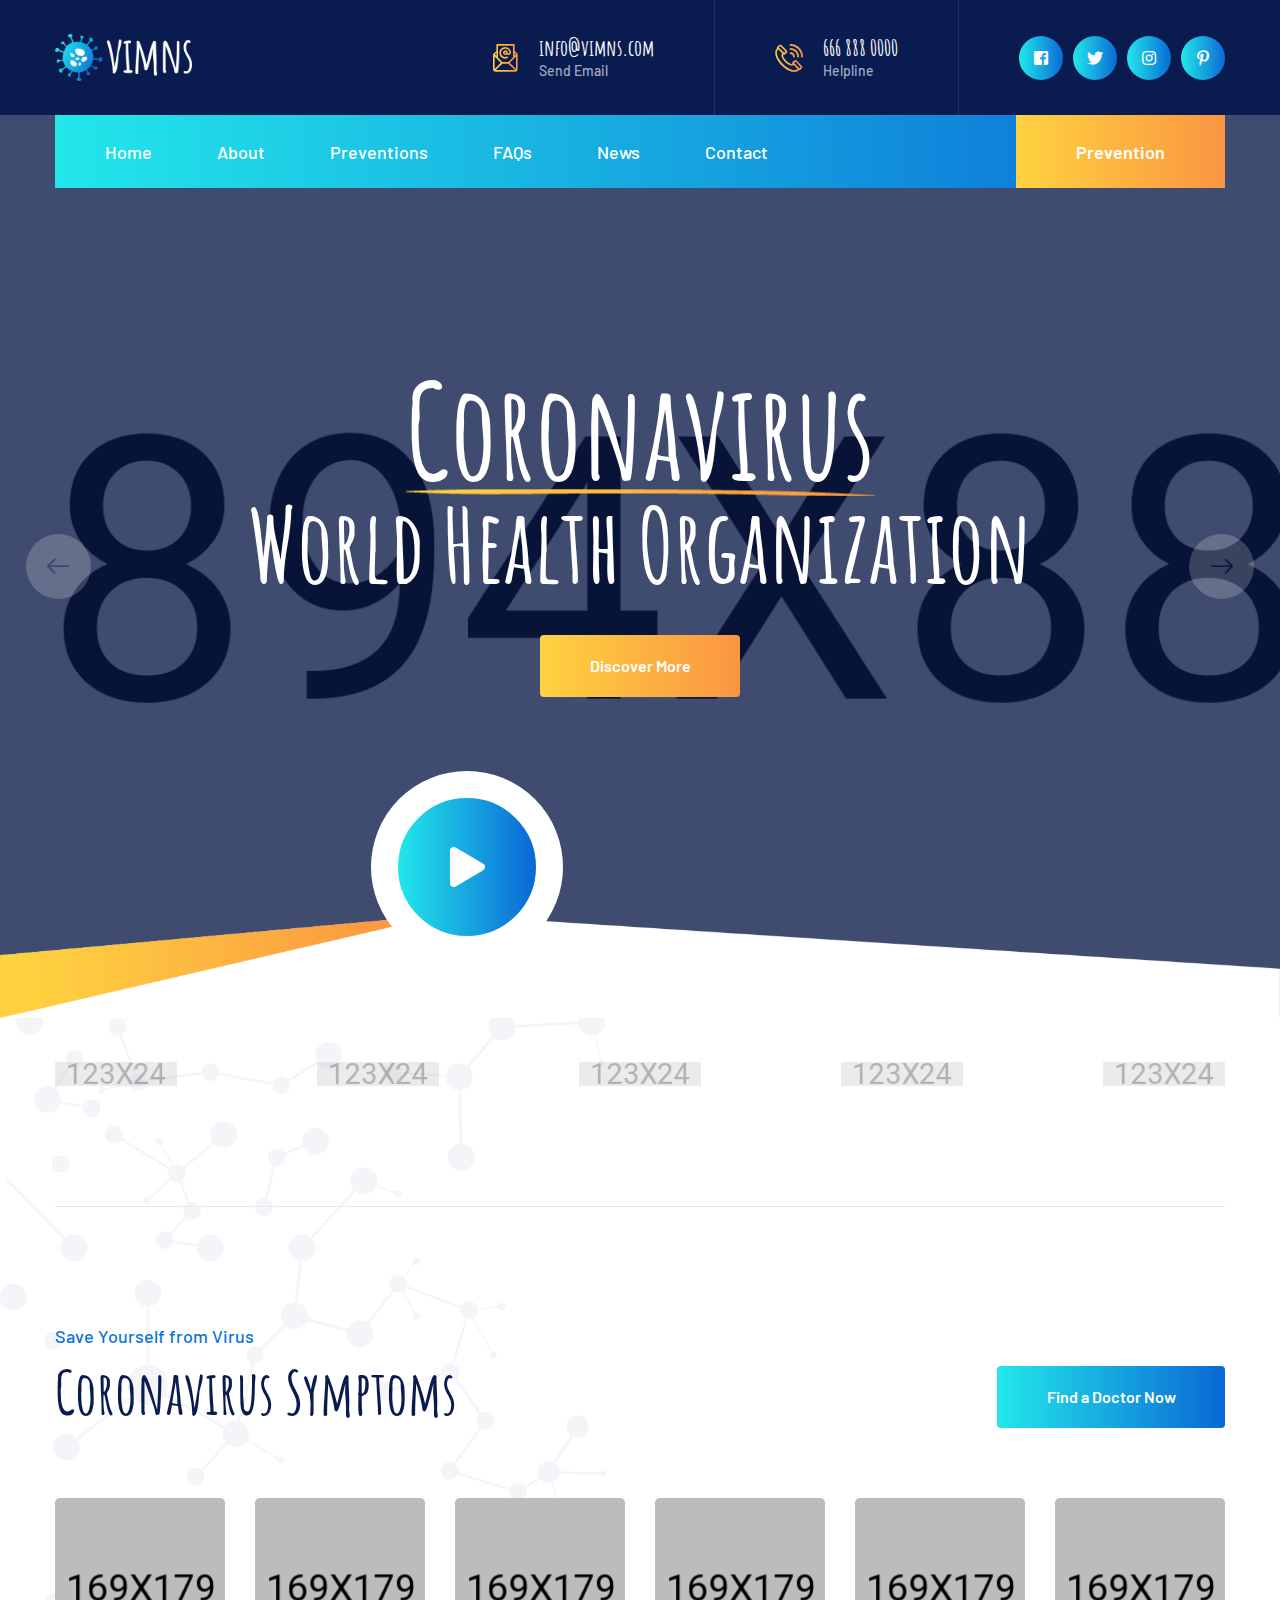
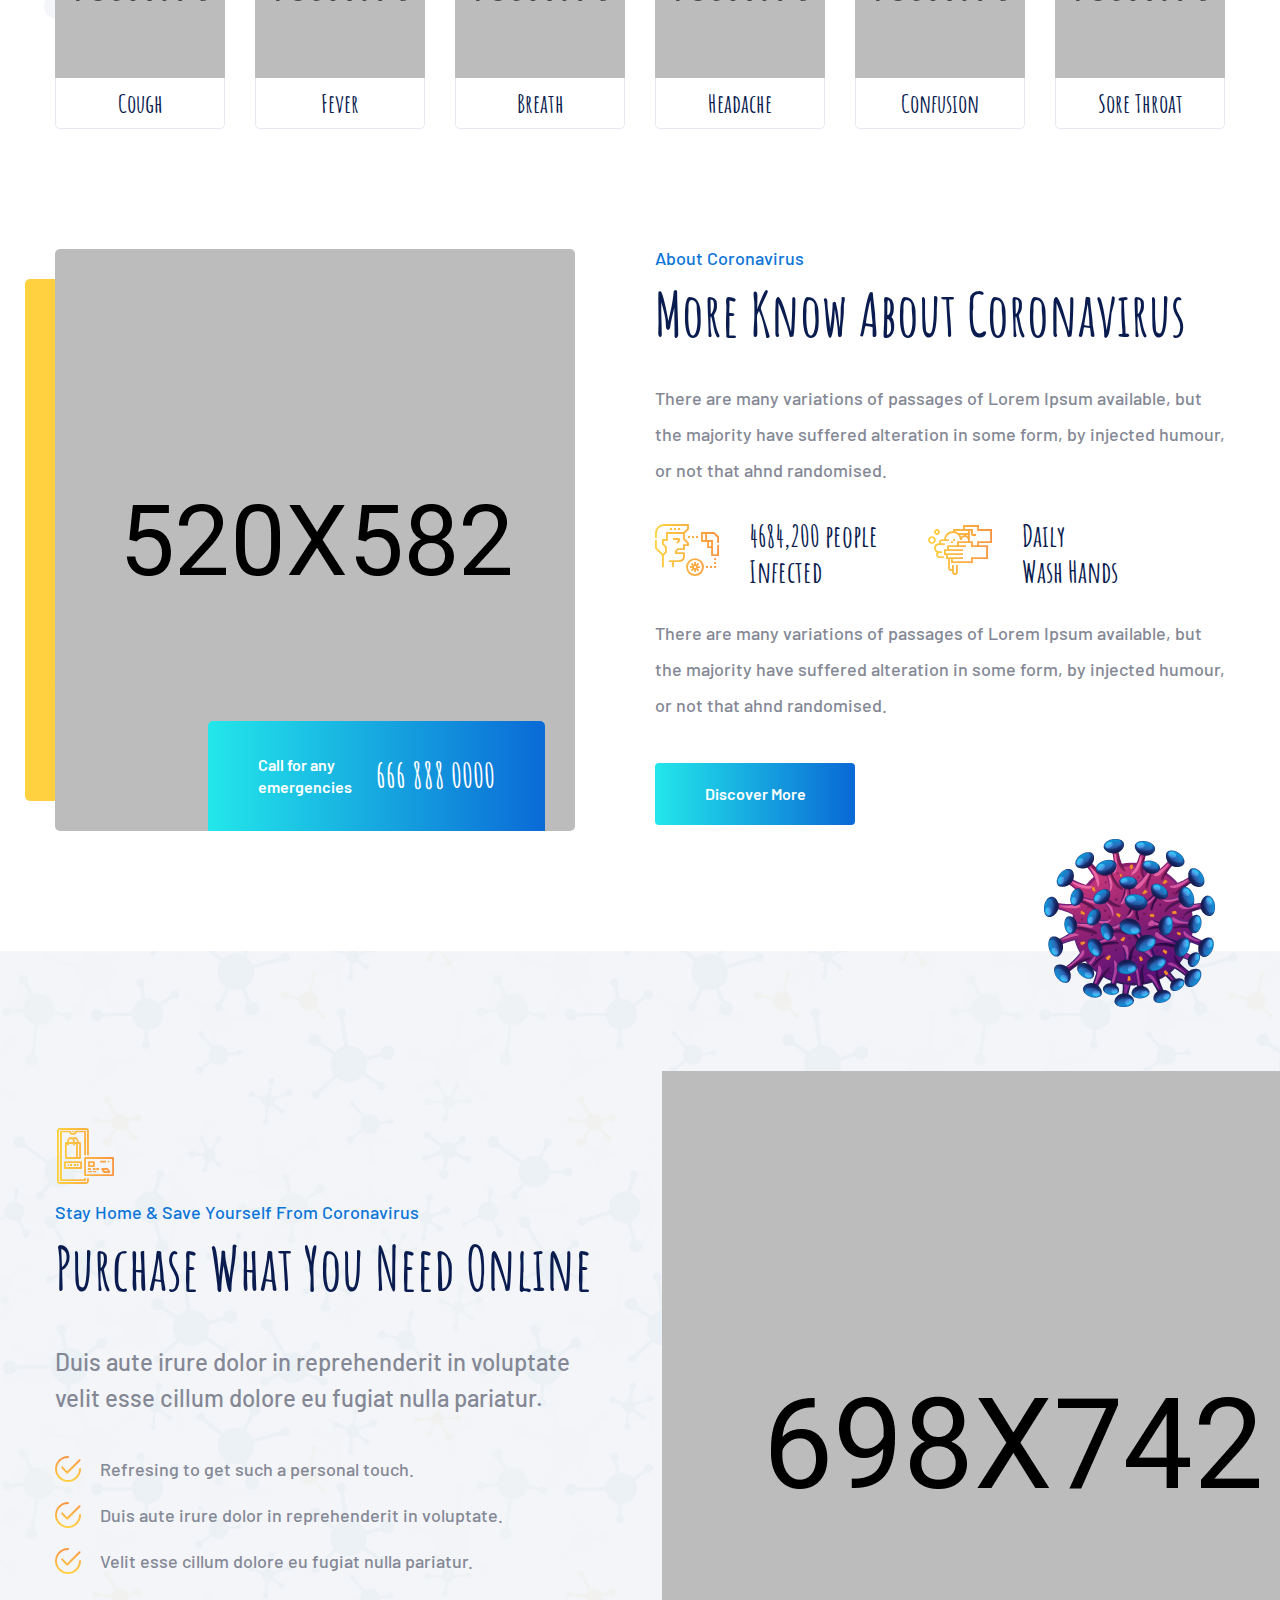
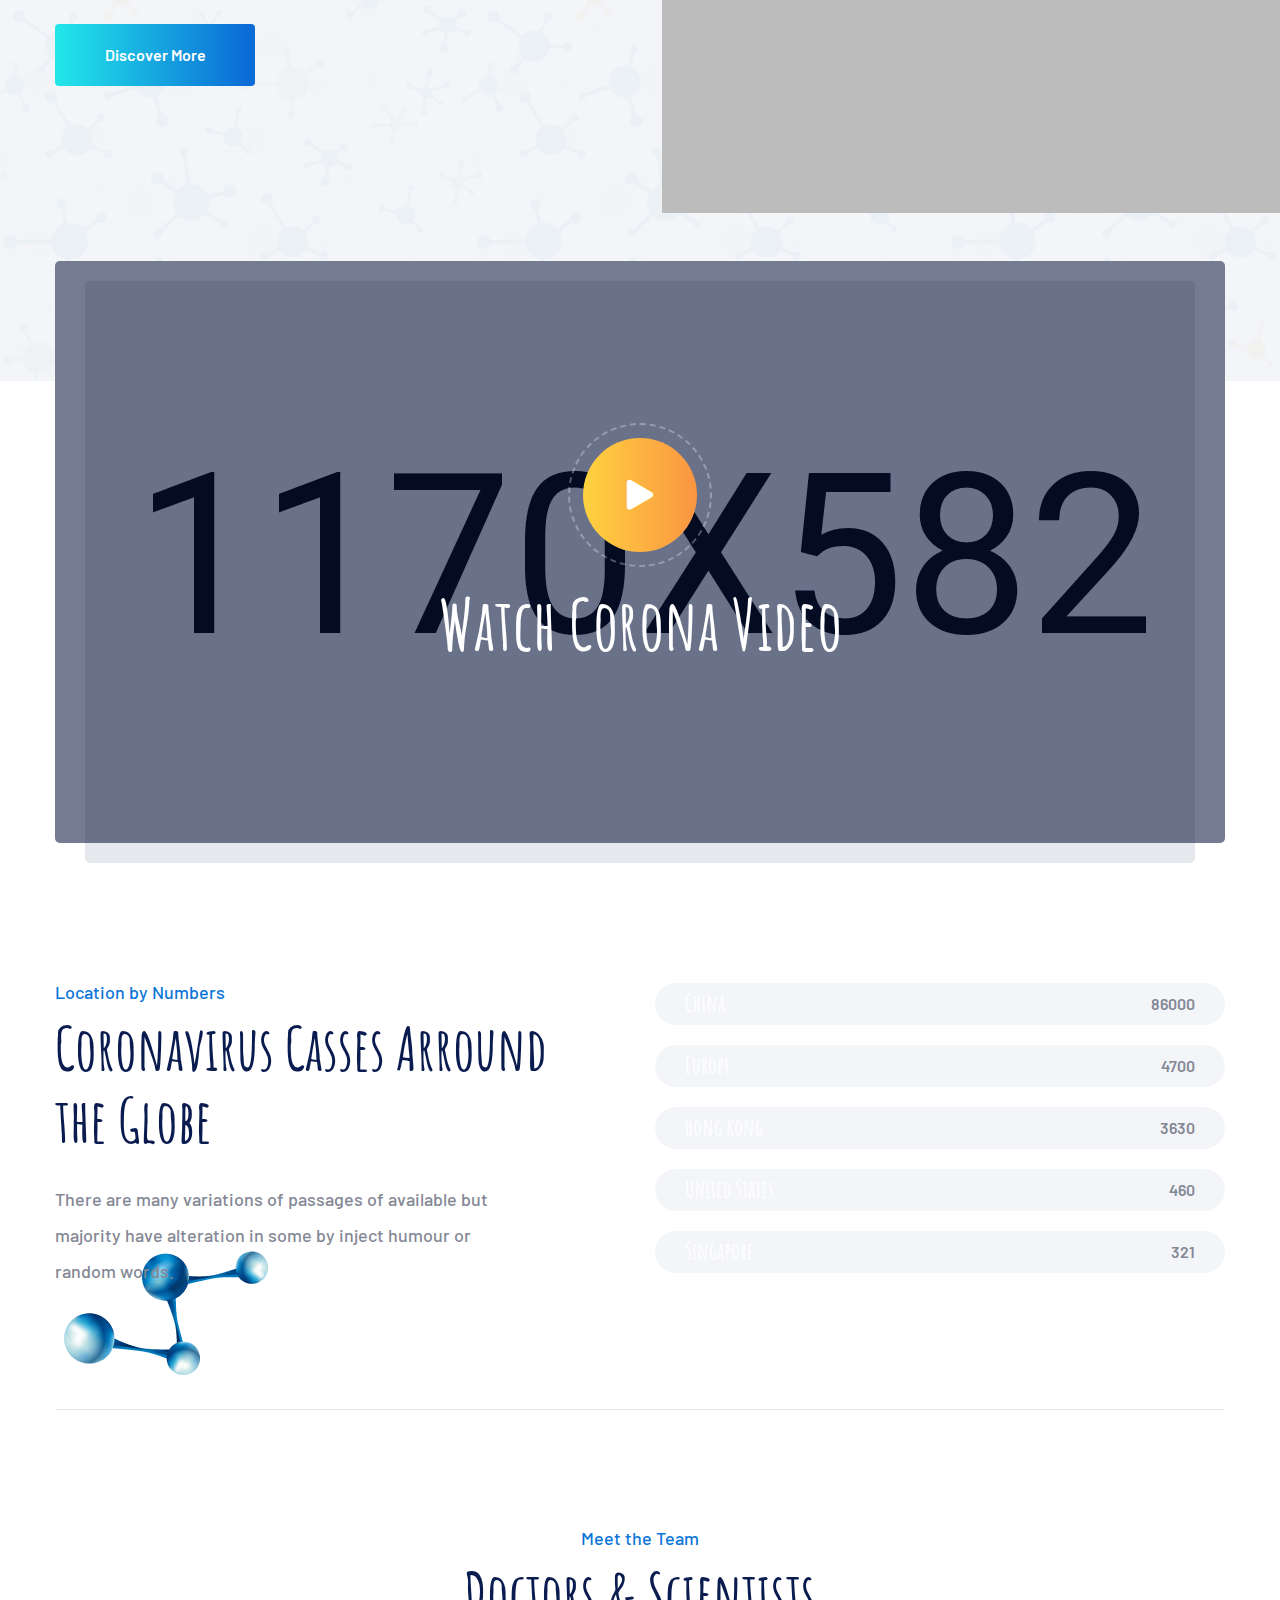
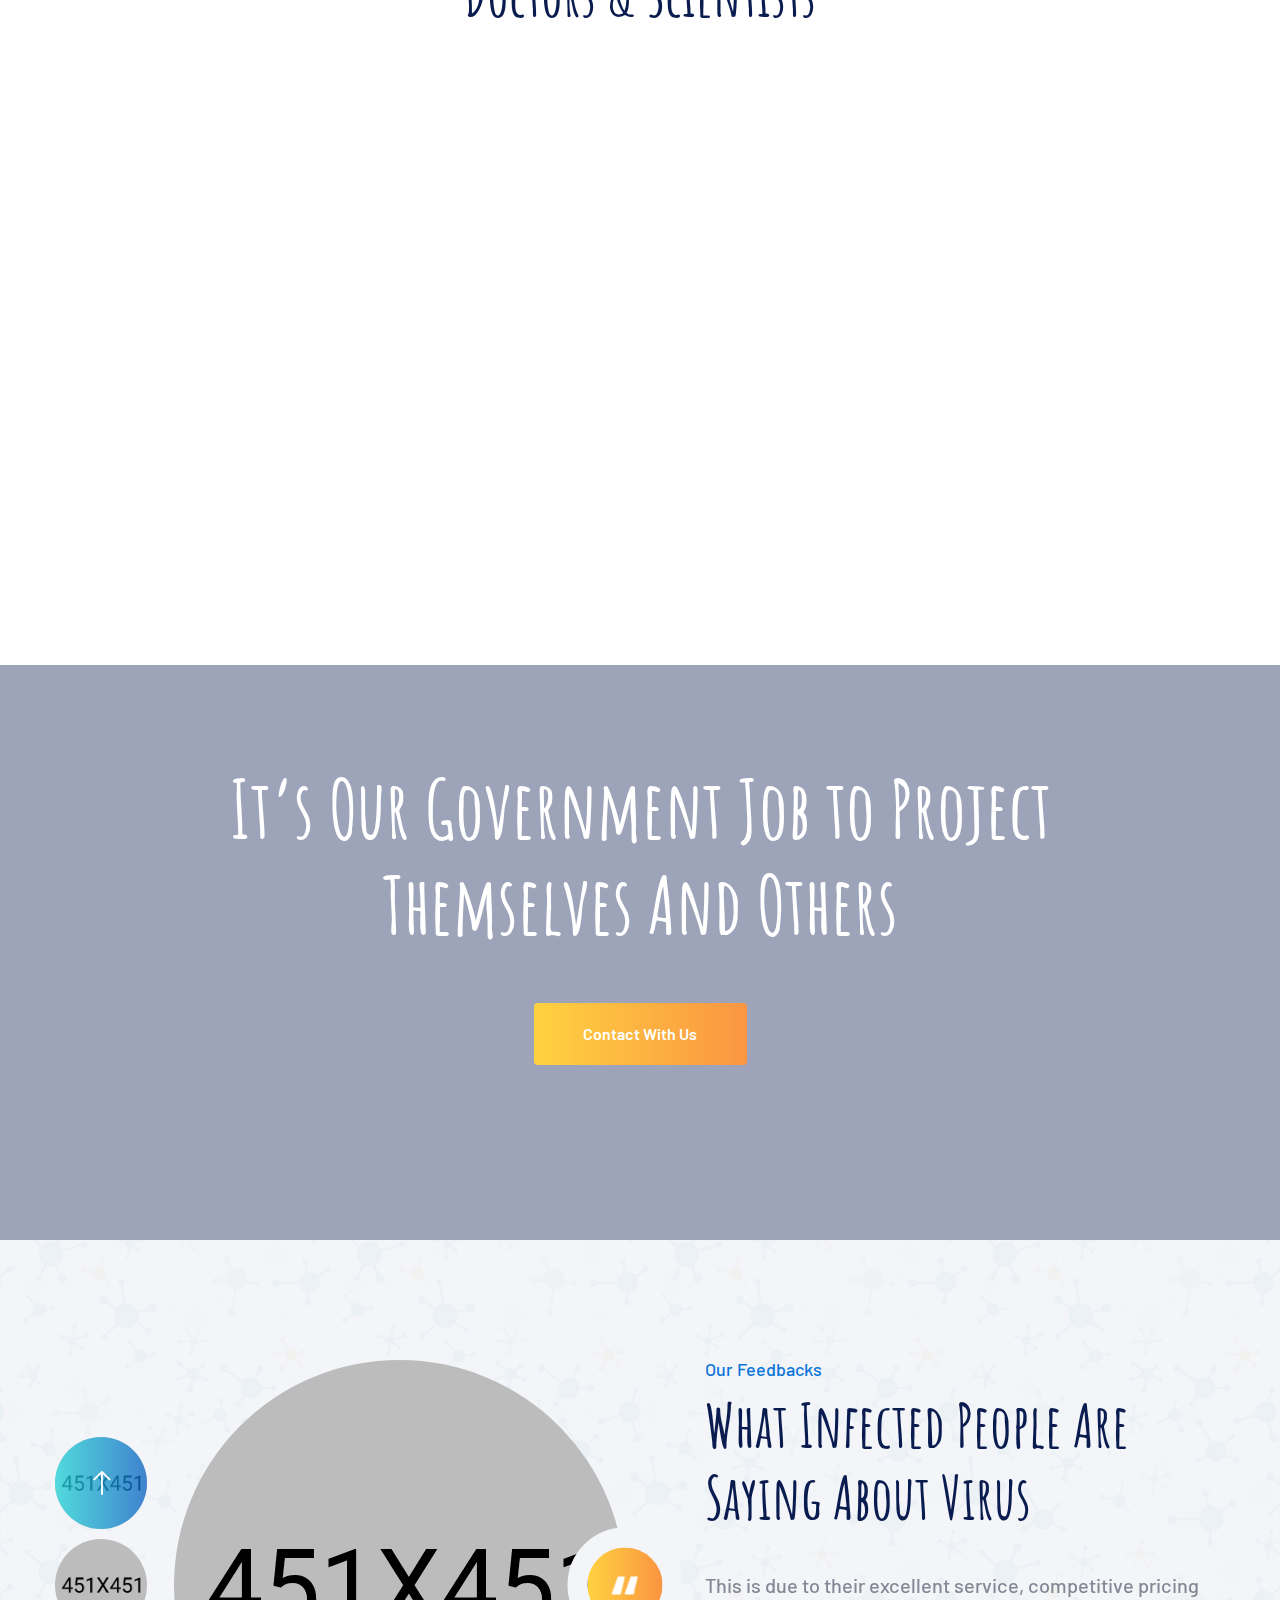
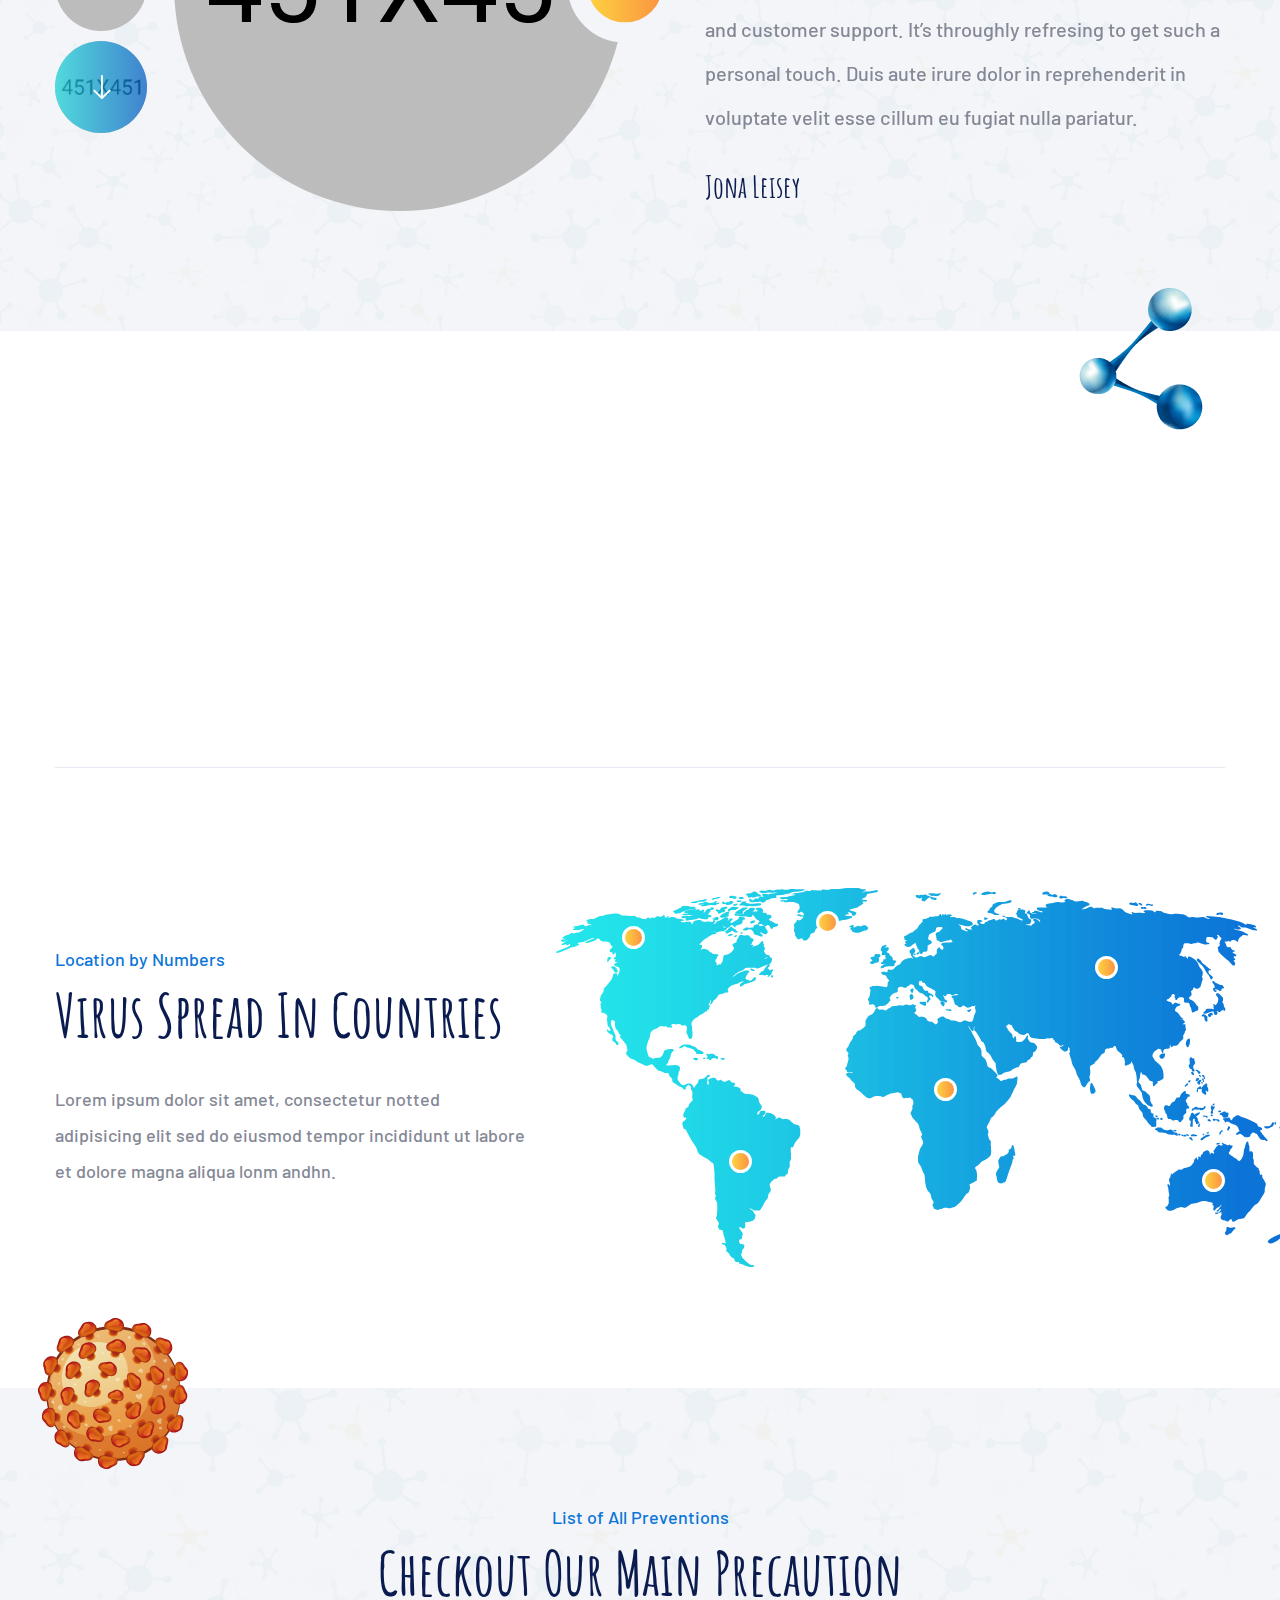
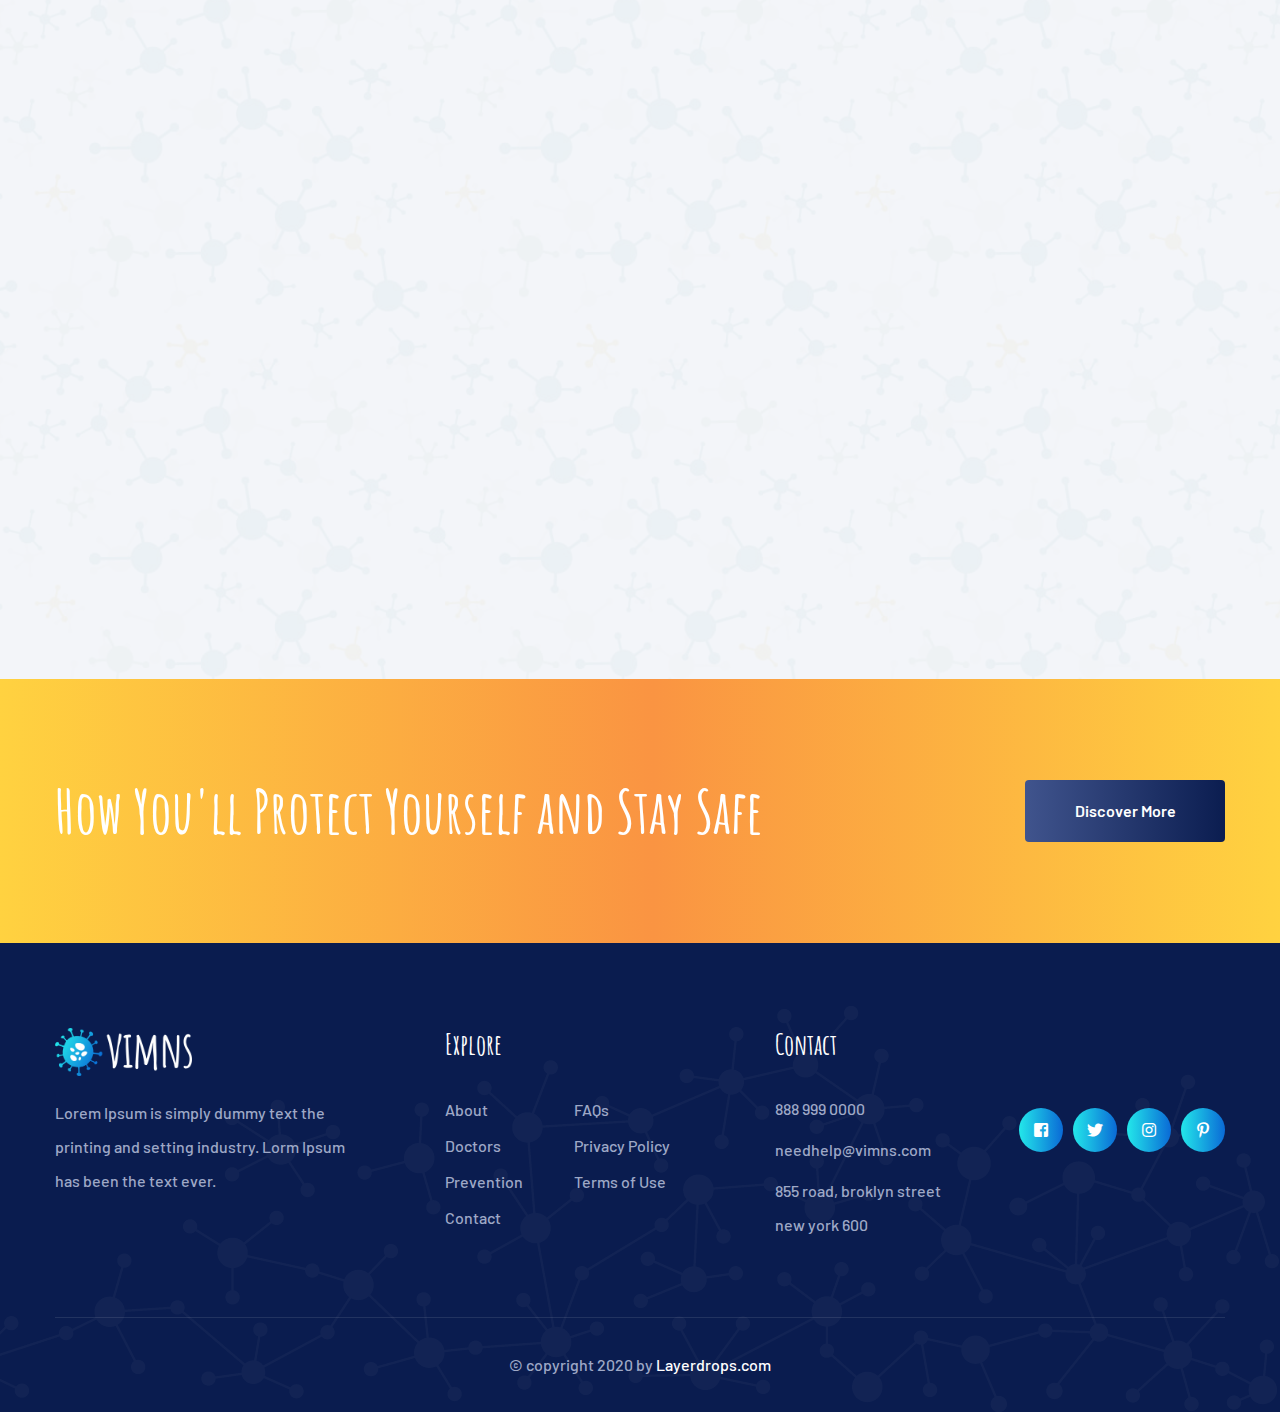
<file: index-2.html>
<!DOCTYPE html>
<html lang="en">

<head>
    <meta charset="UTF-8">
    <meta name="viewport" content="width=device-width, initial-scale=1.0">
    <meta http-equiv="X-UA-Compatible" content="ie=edge">
    <title>Home 02 || Vimns || Coronavirus Medical Prevention HTML Template</title>
    <link rel="apple-touch-icon" sizes="180x180" href="assets/images/favicons/apple-touch-icon.png">
    <link rel="icon" type="image/png" sizes="32x32" href="assets/images/favicons/favicon-32x32.png">
    <link rel="icon" type="image/png" sizes="16x16" href="assets/images/favicons/favicon-16x16.png">
    <link rel="manifest" href="assets/images/favicons/site.webmanifest">

    <!-- plugin scripts -->

    <link href="https://fonts.googleapis.com/css?family=Amatic+SC:400,700%7CBarlow:300,400,500,600,700,800,900%7CPT+Sans:400,700&display=swap" rel="stylesheet">


    <link rel="stylesheet" href="assets/css/animate.min.css">
    <link rel="stylesheet" href="assets/css/bootstrap.min.css">
    <link rel="stylesheet" href="assets/css/owl.carousel.min.css">
    <link rel="stylesheet" href="assets/css/owl.theme.default.min.css">
    <link rel="stylesheet" href="assets/css/magnific-popup.css">
    <link rel="stylesheet" href="assets/css/fontawesome-all.min.css">
    <link rel="stylesheet" href="assets/css/bootstrap-select.min.css">
    <link rel="stylesheet" href="assets/css/jquery.mCustomScrollbar.min.css">
    <link rel="stylesheet" href="assets/css/bootstrap-datepicker.min.css">
    <link rel="stylesheet" href="assets/css/vimns-icons.css">



    <!-- template styles -->
    <link rel="stylesheet" href="assets/css/main.css">
    <link rel="stylesheet" href="assets/css/responsive.css">







</head>

<body>
    <div class="preloader">
        <img src="assets/images/loader.png" class="preloader__image" alt="">
    </div><!-- /.preloader -->
    <div class="page-wrapper">

        <div class="topbar-one">
            <div class="container">
                <div class="topbar-one__left">
                    <a href="index.html">
                        <img width="137" src="assets/images/logo-1-1.png" alt="">
                    </a>
                </div><!-- /.topbar-one__left -->
                <div class="topbar-one__right">
                    <div class="topbar-one__info">
                        <div class="topbar-one__info-icon">
                            <i class="vimns-icon-mail"></i>
                        </div><!-- /.topbar-one__info-icon -->
                        <div class="topbar-one__content">
                            <h3><a href="mailto:info@vimns.com">info@vimns.com</a></h3>
                            <p>Send Email</p>
                        </div><!-- /.topbar-one__content -->
                    </div><!-- /.topbar-one__info -->
                    <div class="topbar-one__info">
                        <div class="topbar-one__info-icon">
                            <i class="vimns-icon-phone"></i>
                        </div><!-- /.topbar-one__info-icon -->
                        <div class="topbar-one__content">
                            <h3><a href="tel:666-888-0000">666 888 0000 </a></h3>
                            <p>Helpline</p>
                        </div><!-- /.topbar-one__content -->
                    </div><!-- /.topbar-one__info -->
                    <div class="topbar-one__social">
                        <a href="#" class="fab fa-facebook-square"></a>
                        <a href="#" class="fab fa-twitter"></a>
                        <a href="#" class="fab fa-instagram"></a>
                        <a href="#" class="fab fa-pinterest-p"></a>
                    </div><!-- /.topbar-one__social -->
                </div><!-- /.topbar-one__right -->
            </div><!-- /.container -->
        </div><!-- /.topbar-one -->
        <header class="site-header-two">
            <nav class="main-nav__two stricky">
                <div class="container">
                    <div class="inner-container">
                        <div class="main-nav__logo-box">
                            <a href="#" class="side-menu__toggler"><i class="fa fa-bars"></i></a>
                        </div><!-- /.main-nav__logo-box -->
                        <div class="main-nav__main-navigation">
                            <ul class=" main-nav__navigation-box">
                                <li class="dropdown">
                                    <a href="index.html">Home</a>
                                    <ul>
                                        <li><a href="index.html">Home 01</a></li>
                                        <li><a href="index-2.html">Home 02</a></li>
                                        <li><a href="index-rtl.html">Home RTL</a></li>
                                        <li class="dropdown"><a href="#">Header Styles</a>
                                            <ul>
                                                <li><a href="index.html">Header 01</a></li>
                                                <li><a href="index-2.html">Header 02</a></li>
                                                <!-- <li><a href="index-5.html">Header 05</a></li> -->
                                            </ul><!-- /.sub-menu -->
                                        </li>
                                        <li class="dropdown"><a href="#">Dark Styles</a>
                                            <ul>
                                                <li><a href="index-d.html">Dark 01</a></li>
                                                <li><a href="index-d-2.html">Dark 02</a></li>
                                            </ul><!-- /.sub-menu -->
                                        </li>
                                    </ul><!-- /.sub-menu -->
                                </li>
                                <li>
                                    <a href="about.html">About</a>
                                </li>
                                <li>
                                    <a href="prevention.html">Preventions</a>
                                </li>
                                <li>
                                    <a href="faqs.html">FAQs</a>
                                </li>

                                <li class="dropdown">
                                    <a href="news.html">News</a>
                                    <ul>
                                        <li><a href="news.html">News Page</a></li>
                                        <li><a href="news-details.html">News Details</a></li>
                                    </ul><!-- /.sub-menu -->
                                </li>
                                <li>
                                    <a href="contact.html">Contact</a>
                                </li>
                            </ul>
                        </div><!-- /.main-nav__main-navigation -->
                        <div class="main-nav__right">
                            <a href="prevention.html" class="thm-btn main-nav__btn">Prevention</a><!-- /.main-nav__btn -->
                        </div><!-- /.main-nav__right -->
                    </div><!-- /.inner-container -->
                </div><!-- /.container -->
            </nav><!-- /.main-nav__two -->

        </header><!-- /.site-header-two -->



        <div class="slider-one__wrapper">
            <div class="slider-one">
                <div class="slider-one__carousel thm__owl-dot-1 owl-carousel owl-theme thm__owl-carousel" data-carousel-prev-btn=".slider-one__nav-right" data-carousel-next-btn=".slider-one__nav-left" data-options='{"loop": true, "items": 1, "margin": 0, "dots": false, "nav": false, "animateOut": &quot;slideOutDown&quot;, "animateIn": &quot;fadeIn&quot;, "active": true, "smartSpeed": 1000, "autoplay": true, "autoplayTimeout": 7000, "autoplayHoverPause": false}'>
                    <div class="item slider-one__slide-1" style="background-image: url(assets/images/main-slider/slider-1-1.jpg);">
                        <div class="container">
                            <div class="slider-one__content text-center">
                                <h3 class="anim-elm"><span>Coronavirus</span> <br> World Health Organization</h3>
                                <a href="courses.html" class="thm-btn anim-elm">Discover More</a><!-- /.thm-btn -->
                            </div><!-- /.slider-one__content text-center -->
                        </div><!-- /.container -->
                    </div><!-- /.item -->
                    <div class="item slider-one__slide-2" style="background-image: url(assets/images/main-slider/slider-1-2.jpg);">
                        <div class="container">
                            <div class="slider-one__content text-center">
                                <h3 class="anim-elm"><span>Coronavirus</span> <br> World Health Organization</h3>
                                <a href="courses.html" class="thm-btn anim-elm">Discover More</a><!-- /.thm-btn -->
                            </div><!-- /.slider-one__content text-center -->
                        </div><!-- /.container -->
                    </div><!-- /.item -->
                    <div class="item slider-one__slide-1" style="background-image: url(assets/images/main-slider/slider-1-3.jpg);">
                        <div class="container">
                            <div class="slider-one__content text-center">
                                <h3 class="anim-elm"><span>Coronavirus</span> <br> World Health Organization</h3>
                                <a href="courses.html" class="thm-btn anim-elm">Discover More</a><!-- /.thm-btn -->
                            </div><!-- /.slider-one__content text-center -->
                        </div><!-- /.container -->
                    </div><!-- /.item -->
                </div><!-- /.slider-one__carousel -->
                <div class="slider-one__nav">
                    <a href="#" class="slider-one__nav-left"><i class="vimns-icon-front"></i></a>
                    <!-- /.slider-one__nav-left -->
                    <a href="#" class="slider-one__nav-right"><i class="vimns-icon-back"></i></a>
                    <!-- /.slider-one__nav-right -->
                </div><!-- /.slider-one__nav -->
            </div><!-- /.slider-one -->
            <a href="https://www.youtube.com/watch?v=Xj1nUFFVK1E" class="slider-one__video-btn video-popup"><i class="fa fa-play"></i></a><!-- /.slider-one__video-btn video-popup -->
        </div><!-- /.slider-one__wrapper -->
        <div class="brand-one brand-one__home-two">
            <img src="assets/images/shapes/virus-txture.png" class="brand-one__moc" alt="">
            <div class="container">
                <div class="brand-one__carousel owl-theme owl-carousel thm__owl-carousel" data-options='{"nav": false, "autoplay": true, "autoplayTimeout": 5000, "smartSpeed": 700, "dots": false, "margin": 140, "responsive": { "0": { "items": 2, "margin": 20 }, "575": { "items": 3, "margin": 20 }, "767": { "items": 3, "margin": 20 }, "991": { "items": 4, "margin": 40 }, "1199": { "items": 5 } }}'>
                    <div class="item">
                        <img src="assets/images/brand/envato-1-1.png" alt="">
                    </div><!-- /.item -->
                    <div class="item">
                        <img src="assets/images/brand/envato-1-1.png" alt="">
                    </div><!-- /.item -->
                    <div class="item">
                        <img src="assets/images/brand/envato-1-1.png" alt="">
                    </div><!-- /.item -->
                    <div class="item">
                        <img src="assets/images/brand/envato-1-1.png" alt="">
                    </div><!-- /.item -->
                    <div class="item">
                        <img src="assets/images/brand/envato-1-1.png" alt="">
                    </div><!-- /.item -->
                    <div class="item">
                        <img src="assets/images/brand/envato-1-1.png" alt="">
                    </div><!-- /.item -->
                    <div class="item">
                        <img src="assets/images/brand/envato-1-1.png" alt="">
                    </div><!-- /.item -->
                    <div class="item">
                        <img src="assets/images/brand/envato-1-1.png" alt="">
                    </div><!-- /.item -->
                    <div class="item">
                        <img src="assets/images/brand/envato-1-1.png" alt="">
                    </div><!-- /.item -->
                    <div class="item">
                        <img src="assets/images/brand/envato-1-1.png" alt="">
                    </div><!-- /.item -->
                </div><!-- /.brand-one__carousel owl-theme owl-carousel thm__owl-carousel -->
            </div><!-- /.container -->
        </div><!-- /.brand-one -->

        <section class="symptomps-one">
            <div class="container">
                <div class="symptomps-one__top">
                    <div class="block-title text-left">
                        <p>Save Yourself from Virus </p>
                        <h3>Coronavirus Symptoms</h3>
                    </div><!-- /.block-title -->
                    <div class="symptomps-one__btn-block">
                        <a href="#" class="thm-btn symptomps-one__btn">Find a Doctor Now</a>
                        <!-- /.thm-btn symptomps-one__btn -->
                    </div><!-- /.symptomps-one__btn-block -->
                </div><!-- /.symptomps-one__top -->
                <div class="row">

                    <div class="col-xl-2 col-lg-4 col-md-6">
                        <div class="symptomps-one__single">
                            <div class="symptomps-one__image">
                                <img src="assets/images/shapes/symp-1-1.png" alt="">
                            </div><!-- /.symptomps-one__image -->
                            <h3>Cough</h3>
                        </div><!-- /.symptomps-one__single -->
                    </div><!-- /.col-xl-2 col-lg-4 col-md-6 -->

                    <div class="col-xl-2 col-lg-4 col-md-6">
                        <div class="symptomps-one__single">
                            <div class="symptomps-one__image">
                                <img src="assets/images/shapes/symp-1-2.png" alt="">
                            </div><!-- /.symptomps-one__image -->
                            <h3>Fever</h3>
                        </div><!-- /.symptomps-one__single -->
                    </div><!-- /.col-xl-2 col-lg-4 col-md-6 -->

                    <div class="col-xl-2 col-lg-4 col-md-6">
                        <div class="symptomps-one__single">
                            <div class="symptomps-one__image">
                                <img src="assets/images/shapes/symp-1-3.png" alt="">
                            </div><!-- /.symptomps-one__image -->
                            <h3>Breath</h3>
                        </div><!-- /.symptomps-one__single -->
                    </div><!-- /.col-xl-2 col-lg-4 col-md-6 -->

                    <div class="col-xl-2 col-lg-4 col-md-6">
                        <div class="symptomps-one__single">
                            <div class="symptomps-one__image">
                                <img src="assets/images/shapes/symp-1-4.png" alt="">
                            </div><!-- /.symptomps-one__image -->
                            <h3>Headache</h3>
                        </div><!-- /.symptomps-one__single -->
                    </div><!-- /.col-xl-2 col-lg-4 col-md-6 -->

                    <div class="col-xl-2 col-lg-4 col-md-6">
                        <div class="symptomps-one__single">
                            <div class="symptomps-one__image">
                                <img src="assets/images/shapes/symp-1-5.png" alt="">
                            </div><!-- /.symptomps-one__image -->
                            <h3>Confusion</h3>
                        </div><!-- /.symptomps-one__single -->
                    </div><!-- /.col-xl-2 col-lg-4 col-md-6 -->
                    <div class="col-xl-2 col-lg-4 col-md-6">
                        <div class="symptomps-one__single">
                            <div class="symptomps-one__image">
                                <img src="assets/images/shapes/symp-1-6.png" alt="">
                            </div><!-- /.symptomps-one__image -->
                            <h3>Sore Throat</h3>
                        </div><!-- /.symptomps-one__single -->
                    </div><!-- /.col-xl-2 col-lg-4 col-md-6 -->
                </div><!-- /.row -->
            </div><!-- /.container -->
        </section><!-- /.symptomps-one -->

        <section class="about-four">
            <img src="assets/images/shapes/virus-shape-1-2.png" class="about-four__shape" alt="">
            <div class="container">
                <div class="row">
                    <div class="col-lg-6">
                        <div class="about-four__image">
                            <img src="assets/images/resources/about-3-1.png" alt="">
                            <div class="about-four__image-content">
                                <p>Call for any <br> emergencies</p>
                                <h3><a href="tel:666-888-0000">666 888 0000</a></h3>
                            </div><!-- /.about-four__image-content -->
                        </div><!-- /.about-four__image -->
                    </div><!-- /.col-lg-6 -->
                    <div class="col-lg-6">
                        <div class="about-four__content">
                            <div class="block-title text-left">
                                <p>About Coronavirus</p>
                                <h3>More Know About Coronavirus</h3>
                            </div><!-- /.block-title -->
                            <p>There are many variations of passages of Lorem Ipsum available, but the majority have suffered
                                alteration in some form, by injected humour, or not that ahnd randomised.</p>
                            <div class="about-two__icon-wrap">
                                <div class="about-two__icon-single">
                                    <div class="about-two__icon">
                                        <i class="vimns-icon-infected"></i>
                                    </div><!-- /.about-two__icon -->
                                    <div class="about-two__icon-text">
                                        <h3>4684,200 people <br> Infected</h3>
                                    </div><!-- /.about-two__icon-text -->
                                </div><!-- /.about-two__icon-single -->
                                <div class="about-two__icon-single">
                                    <div class="about-two__icon">
                                        <i class="vimns-icon-washing-hands"></i>
                                    </div><!-- /.about-two__icon -->
                                    <div class="about-two__icon-text">
                                        <h3>Daily <br> Wash Hands</h3>
                                    </div><!-- /.about-two__icon-text -->
                                </div><!-- /.about-two__icon-single -->
                            </div><!-- /.about-two__icon-wrap -->
                            <p>There are many variations of passages of Lorem Ipsum available, but the majority have suffered
                                alteration in some form, by injected humour, or not that ahnd randomised.</p>
                            <a href="#" class="thm-btn about-four__btn">Discover More</a><!-- /.thm-btn about-four__btn -->
                        </div><!-- /.about-four__content -->
                    </div><!-- /.col-lg-6 -->
                </div><!-- /.row -->
            </div><!-- /.container -->
        </section><!-- /.about-four -->

        <section class="about-five">
            <div class="container">
                <img src="assets/images/resources/about-moc-1-1.png" class="about-five__moc" alt="">
                <div class="row">
                    <div class="col-lg-6">
                        <div class="about-five__content">
                            <i class="about-five__icon vimns-icon-shopping-online"></i><!-- /.about-five__icon -->
                            <div class="block-title text-left">
                                <p>Stay Home & Save Yourself From Coronavirus </p>
                                <h3>Purchase What You Need Online</h3>
                            </div><!-- /.block-title -->
                            <p>Duis aute irure dolor in reprehenderit in voluptate <br> velit esse cillum dolore eu fugiat nulla
                                pariatur.</p>

                            <ul class="list-unstyled about-one__list">
                                <li><i class="vimns-icon-tick"></i> Refresing to get such a personal touch. </li>
                                <li><i class="vimns-icon-tick"></i> Duis aute irure dolor in reprehenderit in voluptate.</li>
                                <li><i class="vimns-icon-tick"></i> Velit esse cillum dolore eu fugiat nulla pariatur.
                                </li>
                            </ul><!-- /.list-unstyled about-one__list -->
                            <a href="#" class="thm-btn about-five__btn">Discover More</a><!-- /.thm-btn about-five__btn -->
                        </div><!-- /.about-five__content -->
                    </div><!-- /.col-lg-6 -->
                </div><!-- /.row -->
            </div><!-- /.container -->
        </section><!-- /.about-five -->
        <section class="video-one">
            <div class="container">
                <div class="video-one__box">
                    <img src="assets/images/resources/video-2-1.jpg" alt="">
                    <div class="video-one__content">
                        <div class="video-one__content-inner">
                            <a href="https://www.youtube.com/watch?v=Xj1nUFFVK1E" class="video-one__video-btn video-popup"><i class="fa fa-play"></i></a> <!-- /.video-one__video-btn video-popup -->
                            <h3>Watch Corona Video</h3>

                        </div><!-- /.video-one__content-inner -->
                    </div><!-- /.video-one__content -->
                </div><!-- /.video-one__box -->
            </div><!-- /.container -->
        </section><!-- /.video-one -->

        <section class="progress-one">
            <img src="assets/images/shapes/virus-shape-1-1.png" class="progress-one__virus" alt="">
            <div class="container">
                <div class="row">
                    <div class="col-lg-6">
                        <div class="progress-one__block">
                            <div class="block-title">
                                <p>Location by Numbers</p>
                                <h3>Coronavirus Casses Arround <br> the Globe</h3>
                            </div><!-- /.block-title -->
                            <p>There are many variations of passages of available but <br> majority have alteration in some by
                                inject humour or <br> random words. </p>
                        </div><!-- /.progress-one__block -->
                    </div><!-- /.col-lg-6 -->
                    <div class="col-lg-6">
                        <div class="progress-one__box-wrap">
                            <div class="progress-one__box">
                                <h3>China</h3>
                                <p class="counter">86000</p>
                                <span style="width: 80%;" class="wow slideInLeft" data-wow-animation-duration="3000ms"></span>
                            </div><!-- /.progress-one__box -->
                            <div class="progress-one__box">
                                <h3>Europe</h3>
                                <p class="counter">4700</p>
                                <span class="wow slideInLeft" data-wow-duration="3000ms" style="width: 70%;"></span>
                            </div><!-- /.progress-one__box -->
                            <div class="progress-one__box">
                                <h3>Hong kong</h3>
                                <p class="counter">3630</p>
                                <span class="wow slideInLeft" data-wow-duration="3000ms" style="width: 40%;"></span>
                            </div><!-- /.progress-one__box -->
                            <div class="progress-one__box">
                                <h3>UNited States</h3>
                                <p class="counter">460</p>
                                <span class="wow slideInLeft" data-wow-duration="3000ms" style="width: 30%;"></span>
                            </div><!-- /.progress-one__box -->
                            <div class="progress-one__box">
                                <h3>Singapore</h3>
                                <p class="counter">321</p>
                                <span class="wow slideInLeft" data-wow-duration="3000ms" style="width: 23%;"></span>
                            </div><!-- /.progress-one__box -->
                        </div><!-- /.progress-one__box-wrap -->
                    </div><!-- /.col-lg-6 -->
                </div><!-- /.row -->
            </div><!-- /.container -->
        </section><!-- /.progress-one -->

        <section class="team-one">
            <div class="container">
                <div class="team-one__sep"></div><!-- /.team-one__sep -->
                <div class="block-title text-center">
                    <p>Meet the Team</p>
                    <h3>Doctors & Scientists</h3>
                </div><!-- /.block-title -->
                <div class="row">
                    <div class="col-lg-3 col-md-6">
                        <div class="team-one__single wow fadeInUp" data-wow-animation-duration="1500ms" data-wow-animation-delay="000ms">
                            <div class="team-one__image">
                                <img src="assets/images/team/team-1-1.jpg" alt="">
                            </div><!-- /.team-one__image -->
                            <h3>Gordon Cain</h3>
                            <p>Doctor</p>
                            <div class="team-one__social">
                                <a href="#" class="fab fa-facebook-square"></a>
                                <a href="#" class="fab fa-twitter"></a>
                                <a href="#" class="fab fa-linkedin"></a>
                            </div><!-- /.team-one__social -->
                        </div><!-- /.team-one__single -->
                    </div><!-- /.col-lg-3 col-md-6 -->
                    <div class="col-lg-3 col-md-6">
                        <div class="team-one__single wow fadeInUp" data-wow-animation-duration="1500ms" data-wow-animation-delay="100ms">
                            <div class="team-one__image">
                                <img src="assets/images/team/team-1-2.jpg" alt="">
                            </div><!-- /.team-one__image -->
                            <h3>Tony Brooks</h3>
                            <p>Scientists</p>
                            <div class="team-one__social">
                                <a href="#" class="fab fa-facebook-square"></a>
                                <a href="#" class="fab fa-twitter"></a>
                                <a href="#" class="fab fa-linkedin"></a>
                            </div><!-- /.team-one__social -->
                        </div><!-- /.team-one__single -->
                    </div><!-- /.col-lg-3 col-md-6 -->
                    <div class="col-lg-3 col-md-6">
                        <div class="team-one__single wow fadeInUp" data-wow-animation-duration="1500ms" data-wow-animation-delay="200ms">
                            <div class="team-one__image">
                                <img src="assets/images/team/team-1-3.jpg" alt="">
                            </div><!-- /.team-one__image -->
                            <h3>Harry Gardner</h3>
                            <p>Doctor</p>
                            <div class="team-one__social">
                                <a href="#" class="fab fa-facebook-square"></a>
                                <a href="#" class="fab fa-twitter"></a>
                                <a href="#" class="fab fa-linkedin"></a>
                            </div><!-- /.team-one__social -->
                        </div><!-- /.team-one__single -->
                    </div><!-- /.col-lg-3 col-md-6 -->
                    <div class="col-lg-3 col-md-6">
                        <div class="team-one__single wow fadeInUp" data-wow-animation-duration="1500ms" data-wow-animation-delay="300ms">
                            <div class="team-one__image">
                                <img src="assets/images/team/team-1-4.jpg" alt="">
                            </div><!-- /.team-one__image -->
                            <h3>Eddie Cohen</h3>
                            <p>Scientists</p>
                            <div class="team-one__social">
                                <a href="#" class="fab fa-facebook-square"></a>
                                <a href="#" class="fab fa-twitter"></a>
                                <a href="#" class="fab fa-linkedin"></a>
                            </div><!-- /.team-one__social -->
                        </div><!-- /.team-one__single -->
                    </div><!-- /.col-lg-3 col-md-6 -->
                </div><!-- /.row -->
            </div><!-- /.container -->
        </section><!-- /.team-one -->

        <section class="cta-two cta-two__home-two" style="background-image: url(assets/images/background/cta-bg-1-1.jpg);">
            <div class="container">
                <h3>It’s Our Government Job to Project <br>
                    Themselves And Others</h3>
                <a href="contact.html" class="thm-btn cta-two__btn">Contact With Us</a><!-- /.thm-btn cta-two__btn -->
            </div><!-- /.container -->
        </section><!-- /.cta-two -->


        <section class="testimonials-one" id="testimonials">
            <div class="container">
                <div class="row">
                    <div class="col-lg-6">
                        <div class="testimonials-one__image-block">
                            <div class="owl-carousel owl-theme" id="sync2">
                                <div class="item clearfix">
                                    <div class="testimonials-one__image">
                                        <img src="assets/images/testimonials/testimonials-1-1.jpg" class="testimonials-one__thumb" alt="Awesome Image" />
                                        <div class="testimonials-one__qoute">
                                            <img src="assets/images/testimonials/testimonials-qoute-1-1.png" alt="Awesome Image" />
                                        </div><!-- /.testimonials-one__qoute -->
                                    </div><!-- /.testimonials-one__image -->
                                </div><!-- /.item -->
                                <div class="item clearfix">
                                    <div class="testimonials-one__image">
                                        <img src="assets/images/testimonials/testimonials-1-2.jpg" class="testimonials-one__thumb" alt="Awesome Image" />
                                        <div class="testimonials-one__qoute">
                                            <img src="assets/images/testimonials/testimonials-qoute-1-1.png" alt="Awesome Image" />
                                        </div><!-- /.testimonials-one__qoute -->
                                    </div><!-- /.testimonials-one__image -->
                                </div><!-- /.item -->
                                <div class="item clearfix">
                                    <div class="testimonials-one__image">
                                        <img src="assets/images/testimonials/testimonials-1-3.jpg" class="testimonials-one__thumb" alt="Awesome Image" />
                                        <div class="testimonials-one__qoute">
                                            <img src="assets/images/testimonials/testimonials-qoute-1-1.png" alt="Awesome Image" />
                                        </div><!-- /.testimonials-one__qoute -->
                                    </div><!-- /.testimonials-one__image -->
                                </div><!-- /.item -->
                            </div><!-- /.owl-carousel owl-theme -->
                            <div class="testimonials-one__button-block">
                                <button class="testimonials-one__button__prev-btn"></button>
                                <button class="testimonials-one__button__current-btn"></button>
                                <button class="testimonials-one__button__next-btn"></button>
                            </div>
                        </div><!-- /.testimonials-one__image-block -->
                    </div><!-- /.col-lg-6 -->
                    <div class="col-lg-6">
                        <div class="testimonials-one__content">
                            <div class="block-title text-left">
                                <p>Our Feedbacks </p>
                                <h3>What Infected People Are <br> Saying About Virus</h3>
                            </div><!-- /.block-title -->

                            <div class="owl-carousel owl-theme" id="sync1">
                                <div class="item">
                                    <div class="testimonials-one__single" data-thumb-img="assets/images/testimonials/testimonials-1-1.jpg">
                                        <p class="testimonials-one__text">This is due to their excellent service, competitive
                                            pricing and customer support. It’s throughly refresing to get such a personal touch.
                                            Duis aute irure dolor in reprehenderit in voluptate velit esse cillum eu fugiat
                                            nulla pariatur.</p><!-- /.testimonials-one__text -->
                                        <div class="testimonials-one__bottom">
                                            <h3 class="testimonials-one__title">Jona Leisey</h3>
                                            <!-- /.testimonials-one__title -->
                                        </div><!-- /.testimonials-one__bottom -->
                                    </div><!-- /.testimonials-one__single -->
                                </div><!-- /.item -->
                                <div class="item">
                                    <div class="testimonials-one__single" data-thumb-img="assets/images/testimonials/testimonials-1-2.jpg">
                                        <p class="testimonials-one__text">This is due to their excellent service, competitive
                                            pricing and customer support. It’s throughly refresing to get such a personal touch.
                                            Duis aute irure dolor in reprehenderit in voluptate velit esse cillum eu fugiat
                                            nulla pariatur.</p><!-- /.testimonials-one__text -->
                                        <div class="testimonials-one__bottom">
                                            <h3 class="testimonials-one__title">Chas Samul</h3>
                                            <!-- /.testimonials-one__title -->
                                        </div><!-- /.testimonials-one__bottom -->
                                    </div><!-- /.testimonials-one__single -->
                                </div><!-- /.item -->
                                <div class="item">
                                    <div class="testimonials-one__single" data-thumb-img="assets/images/testimonials/testimonials-1-3.jpg">
                                        <p class="testimonials-one__text">This is due to their excellent service, competitive
                                            pricing and customer support. It’s throughly refresing to get such a personal touch.
                                            Duis aute irure dolor in reprehenderit in voluptate velit esse cillum eu fugiat
                                            nulla pariatur.</p><!-- /.testimonials-one__text -->
                                        <div class="testimonials-one__bottom">
                                            <h3 class="testimonials-one__title">Chelsey Pozar</h3>
                                            <!-- /.testimonials-one__title -->
                                        </div><!-- /.testimonials-one__bottom -->
                                    </div><!-- /.testimonials-one__single -->
                                </div><!-- /.item -->
                            </div><!-- /.owl-carousel owl-theme -->
                        </div><!-- /.testimonials-one__content -->
                    </div><!-- /.col-lg-6 -->
                </div><!-- /.row -->
            </div><!-- /.container -->
        </section><!-- /.testimonials-one -->

        <section class="funfact-two">
            <img src="assets/images/shapes/virus-shape-1-3.png" class="funfact-two__virus" alt="">
            <div class="container">
                <div class="row">
                    <div class="col-lg-3 col-md-6 wow fadeInUp" data-wow-duration="1500ms">
                        <div class="funfact-two__single">
                            <i class="vimns-icon-network"></i>
                            <h3 class="counter">46700 </h3>
                            <p>People Infected</p>
                        </div><!-- /.funfact-two__single -->
                    </div><!-- /.col-lg-3 col-md-6 -->
                    <div class="col-lg-3 col-md-6 wow fadeInUp" data-wow-duration="1500ms">
                        <div class="funfact-two__single">
                            <i class="vimns-icon-grave"></i>
                            <h3 class="counter">3750 </h3>
                            <p>People Died</p>
                        </div><!-- /.funfact-two__single -->
                    </div><!-- /.col-lg-3 col-md-6 -->
                    <div class="col-lg-3 col-md-6 wow fadeInUp" data-wow-duration="1500ms">
                        <div class="funfact-two__single">
                            <i class="vimns-icon-family"></i>
                            <h3 class="counter">3420 </h3>
                            <p>People Recovered</p>
                        </div><!-- /.funfact-two__single -->
                    </div><!-- /.col-lg-3 col-md-6 -->
                    <div class="col-lg-3 col-md-6 wow fadeInUp" data-wow-duration="1500ms">
                        <div class="funfact-two__single">
                            <i class="vimns-icon-worldwide"></i>
                            <h3 class="counter">104 </h3>
                            <p>Countries Affected</p>
                        </div><!-- /.funfact-two__single -->
                    </div><!-- /.col-lg-3 col-md-6 -->
                </div><!-- /.row -->
            </div><!-- /.container -->
        </section><!-- /.funfact-two -->

        <section class="map-one">
            <div class="container">
                <div class="inner-container">
                    <div class="row">
                        <div class="col-lg-5 d-flex">
                            <div class="my-auto">
                                <div class="map-one__block">
                                    <div class="block-title">
                                        <p>Location by Numbers</p>
                                        <h3>Virus Spread In Countries</h3>
                                    </div><!-- /.block-title -->
                                    <p>Lorem ipsum dolor sit amet, consectetur notted adipisicing elit sed do eiusmod tempor
                                        incididunt ut labore et dolore magna aliqua lonm andhn.</p>
                                </div><!-- /.map-one__block -->

                            </div><!-- /.my-auto -->
                        </div><!-- /.col-lg-5 -->
                        <div class="col-lg-7">
                            <div class="map-one__image">
                                <img src="assets/images/shapes/map-1-1.png" alt="">
                                <div class="map-one__dot-1">
                                    <h3>China 652420</h3>
                                </div><!-- /.map-one__dot-1 -->
                                <div class="map-one__dot-2">
                                    <h3>Russia 45980</h3>
                                </div><!-- /.map-one__dot-2 -->
                                <div class="map-one__dot-3">
                                    <h3>Italy 64534</h3>
                                </div><!-- /.map-one__dot-3 -->
                                <div class="map-one__dot-4">
                                    <h3>Losangles 221198</h3>
                                </div><!-- /.map-one__dot-4 -->
                                <div class="map-one__dot-5">
                                    <h3>Canada 222456</h3>
                                </div><!-- /.map-one__dot-5 -->

                                <div class="map-one__dot-6">
                                    <h3>Philipins 11876</h3>
                                </div><!-- /.map-one__dot-6 -->
                            </div><!-- /.map-one__image -->
                        </div><!-- /.col-lg-7 -->
                    </div><!-- /.row -->

                </div><!-- /.inner-container -->
            </div><!-- /.container -->
        </section><!-- /.map-one -->

        <section class="blog-one blog-one__home blog-one__home-two">
            <img src="assets/images/shapes/virus-shape-1-4.png" class="blog-one__shape" alt="">
            <div class="container">
                <div class="block-title text-center">
                    <p>List of All Preventions </p>
                    <h3>Checkout Our Main Precaution</h3>
                </div><!-- /.block-title text-center -->
                <div class="row">
                    <div class="col-lg-4 wow fadeInLeft" data-wow-animation-duration="1500ms" data-wow-animation-delay="000ms">
                        <div class="blog-one__single">
                            <div class="blog-one__single-inner">
                                <div class="blog-one__image">
                                    <a href="news-details.html">+</a>
                                    <img src="assets/images/blog/blog-1-1.jpg" alt="">
                                </div><!-- /.blog-one__image -->
                                <div class="blog-one__content">
                                    <ul class="blog-one__meta list-unstyled">
                                        <li><a href="#">22 Mar, 2020</a></li>
                                        <li><a href="#">2 Comments</a></li>
                                    </ul><!-- /.blog-one__meta list-unstyled -->
                                    <h3><a href="news-details.html">Can Face Mask protect me From Coronavirus?</a></h3>
                                </div><!-- /.blog-one__content -->
                            </div><!-- /.blog-one__single-inner -->
                        </div><!-- /.blog-one__single -->
                    </div><!-- /.col-lg-4 -->
                    <div class="col-lg-4 wow fadeInUp" data-wow-animation-duration="1500ms" data-wow-animation-delay="100ms">
                        <div class="blog-one__single">
                            <div class="blog-one__single-inner">
                                <div class="blog-one__image">
                                    <a href="news-details.html">+</a>
                                    <img src="assets/images/blog/blog-1-2.jpg" alt="">
                                </div><!-- /.blog-one__image -->
                                <div class="blog-one__content">
                                    <ul class="blog-one__meta list-unstyled">
                                        <li><a href="#">22 Mar, 2020</a></li>
                                        <li><a href="#">2 Comments</a></li>
                                    </ul><!-- /.blog-one__meta list-unstyled -->
                                    <h3><a href="news-details.html">Even dead cats bounce. Throughput. Hit the</a></h3>
                                </div><!-- /.blog-one__content -->
                            </div><!-- /.blog-one__single-inner -->
                        </div><!-- /.blog-one__single -->
                    </div><!-- /.col-lg-4 -->
                    <div class="col-lg-4 wow fadeInRight" data-wow-animation-duration="1500ms" data-wow-animation-delay="200ms">
                        <div class="blog-one__single">
                            <div class="blog-one__single-inner">
                                <div class="blog-one__image">
                                    <a href="news-details.html">+</a>
                                    <img src="assets/images/blog/blog-1-3.jpg" alt="">
                                </div><!-- /.blog-one__image -->
                                <div class="blog-one__content">
                                    <ul class="blog-one__meta list-unstyled">
                                        <li><a href="#">22 Mar, 2020</a></li>
                                        <li><a href="#">2 Comments</a></li>
                                    </ul><!-- /.blog-one__meta list-unstyled -->
                                    <h3><a href="news-details.html">Highlights window-licker touch base. This medium</a></h3>
                                </div><!-- /.blog-one__content -->
                            </div><!-- /.blog-one__single-inner -->
                        </div><!-- /.blog-one__single -->
                    </div><!-- /.col-lg-4 -->
                </div>
            </div><!-- /.container -->
        </section><!-- /.blog-one blog-one__home -->

        <section class="cta-one">
            <div class="container">
                <div class="cta-one__left">
                    <h3>How You'll Protect Yourself and Stay Safe</h3>
                </div><!-- /.cta-one__left -->
                <div class="cta-one__right">
                    <a href="#" class="thm-btn cta-one__btn">Discover More</a><!-- /.thm-btn cta-one__btn -->
                </div><!-- /.cta-one__right -->
            </div><!-- /.container -->
        </section><!-- /.cta-one -->


        <footer class="site-footer-one ">
            <div class="site-footer-one__upper">
                <div class="container">
                    <div class="row">
                        <div class="col-lg-4">
                            <div class="footer-widget footer-widget__about">
                                <a href="index.html" class="footer-widget__logo">
                                    <img width="137" src="assets/images/logo-1-1.png" alt="">
                                </a>
                                <p>Lorem Ipsum is simply dummy text the printing and setting industry. Lorm Ipsum has been
                                    the
                                    text ever.</p>
                            </div><!-- /.footer-widget footer-widget__about -->
                        </div><!-- /.col-lg-4 -->
                        <div class="col-lg-3">
                            <div class="footer-widget footer-widget__links">
                                <h3 class="footer-widget__title">Explore</h3><!-- /.footer-widget__title -->
                                <div class="footer-widget__links-wrap">
                                    <ul class="list-unstyled footer-widget__links-list">
                                        <li><a href="about.html">About</a></li>
                                        <li><a href="index.html">Doctors</a></li>
                                        <li><a href="prevention.html">Prevention</a></li>
                                        <li><a href="contact.html">Contact</a></li>
                                    </ul><!-- /.list-unstyled -->
                                    <ul class="list-unstyled footer-widget__links-list">
                                        <li><a href="faqs.html">FAQs</a></li>
                                        <li><a href="about.html">Privacy Policy</a></li>
                                        <li><a href="about.html">Terms of Use</a></li>
                                    </ul><!-- /.list-unstyled -->
                                </div><!-- /.footer-widget__links-wrap -->

                            </div><!-- /.footer-widget footer-widget__about -->
                        </div><!-- /.col-lg-3 -->
                        <div class="col-lg-3">
                            <div class="footer-widget footer-widget__contact">
                                <h3 class="footer-widget__title">Contact</h3><!-- /.footer-widget__title -->
                                <p><a href="tel:888-999-0000">888 999 0000</a></p>
                                <p><a href="mailto:needhelp@vimns.com">needhelp@vimns.com</a> </p>
                                <p>855 road, broklyn street <br> new york 600</p>
                            </div><!-- /.footer-widget footer-widget__contact -->
                        </div><!-- /.col-lg-3 -->
                        <div class="col-lg-2 d-flex">
                            <div class="footer-widget my-auto">
                                <div class="footer-widget__social">
                                    <a href="#" class="fab fa-facebook-square"></a>
                                    <a href="#" class="fab fa-twitter"></a>
                                    <a href="#" class="fab fa-instagram"></a>
                                    <a href="#" class="fab fa-pinterest-p"></a>
                                </div><!-- /.footer-widget__social -->
                            </div><!-- /.footer-widget -->
                        </div><!-- /.col-lg-2 -->
                    </div><!-- /.row -->
                </div><!-- /.container -->
            </div><!-- /.site-footer-one__upper -->
            <div class="site-footer-one__bottom">
                <div class="container">
                    <p>© copyright 2020 by <a href="#">Layerdrops.com</a></p>
                </div><!-- /.container -->
            </div><!-- /.site-footer-one__bottom -->
        </footer><!-- /.site-footer-one -->
    </div><!-- /.page-wrapper -->


    <a href="#" data-target="html" class="scroll-to-target scroll-to-top"><i class="fa fa-angle-up"></i></a>


    <div class="side-menu__block">


        <div class="side-menu__block-overlay custom-cursor__overlay">
            <div class="cursor"></div>
            <div class="cursor-follower"></div>
        </div><!-- /.side-menu__block-overlay -->
        <div class="side-menu__block-inner ">
            <div class="side-menu__top justify-content-end">

                <a href="#" class="side-menu__toggler side-menu__close-btn"><img src="assets/images/shapes/close-1-1.png" alt=""></a>
            </div><!-- /.side-menu__top -->


            <nav class="mobile-nav__container">
                <!-- content is loading via js -->
            </nav>
            <div class="side-menu__sep"></div><!-- /.side-menu__sep -->
            <div class="side-menu__content">
                <p>Lorem Ipsum is simply dummy text the printing and setting industry. Lorm Ipsum has been the industry's stanard dummy text ever. </p>
                <p><a href="mailto:needhelp@bizkar.com">needhelp@bizkar.com</a> <br> <a href="tel:888-999-0000">888 999 0000</a></p>
                <div class="side-menu__social">
                    <a class="fab fa-facebook-f" href="#"></a>
                    <a class="fab fa-twitter" href="#"></a>
                    <a class="fab fa-instagram" href="#"></a>
                    <a class="fab fa-pinterest-p" href="#"></a>
                </div>
            </div><!-- /.side-menu__content -->
        </div><!-- /.side-menu__block-inner -->
    </div><!-- /.side-menu__block -->



    <script src="assets/js/jquery.min.js"></script>
    <script src="assets/js/bootstrap.bundle.min.js"></script>
    <script src="assets/js/owl.carousel.min.js"></script>
    <script src="assets/js/waypoints.min.js"></script>
    <script src="assets/js/jquery.counterup.min.js"></script>
    <script src="assets/js/TweenMax.min.js"></script>
    <script src="assets/js/wow.js"></script>
    <script src="assets/js/jquery.magnific-popup.min.js"></script>
    <script src="assets/js/jquery.ajaxchimp.min.js"></script>
    <script src="assets/js/jquery.validate.min.js"></script>
    <script src="assets/js/bootstrap-select.min.js"></script>
    <script src="assets/js/jquery.mCustomScrollbar.concat.min.js"></script>
    <script src="assets/js/bootstrap-datepicker.min.js"></script>
    <script src="assets/js/isotope.js"></script>

    <!-- template scripts -->
    <script src="assets/js/theme.js"></script>
    <script src="assets/js/testimonials-owl.carousel.config.js"></script>
</body>

</html>
</file>
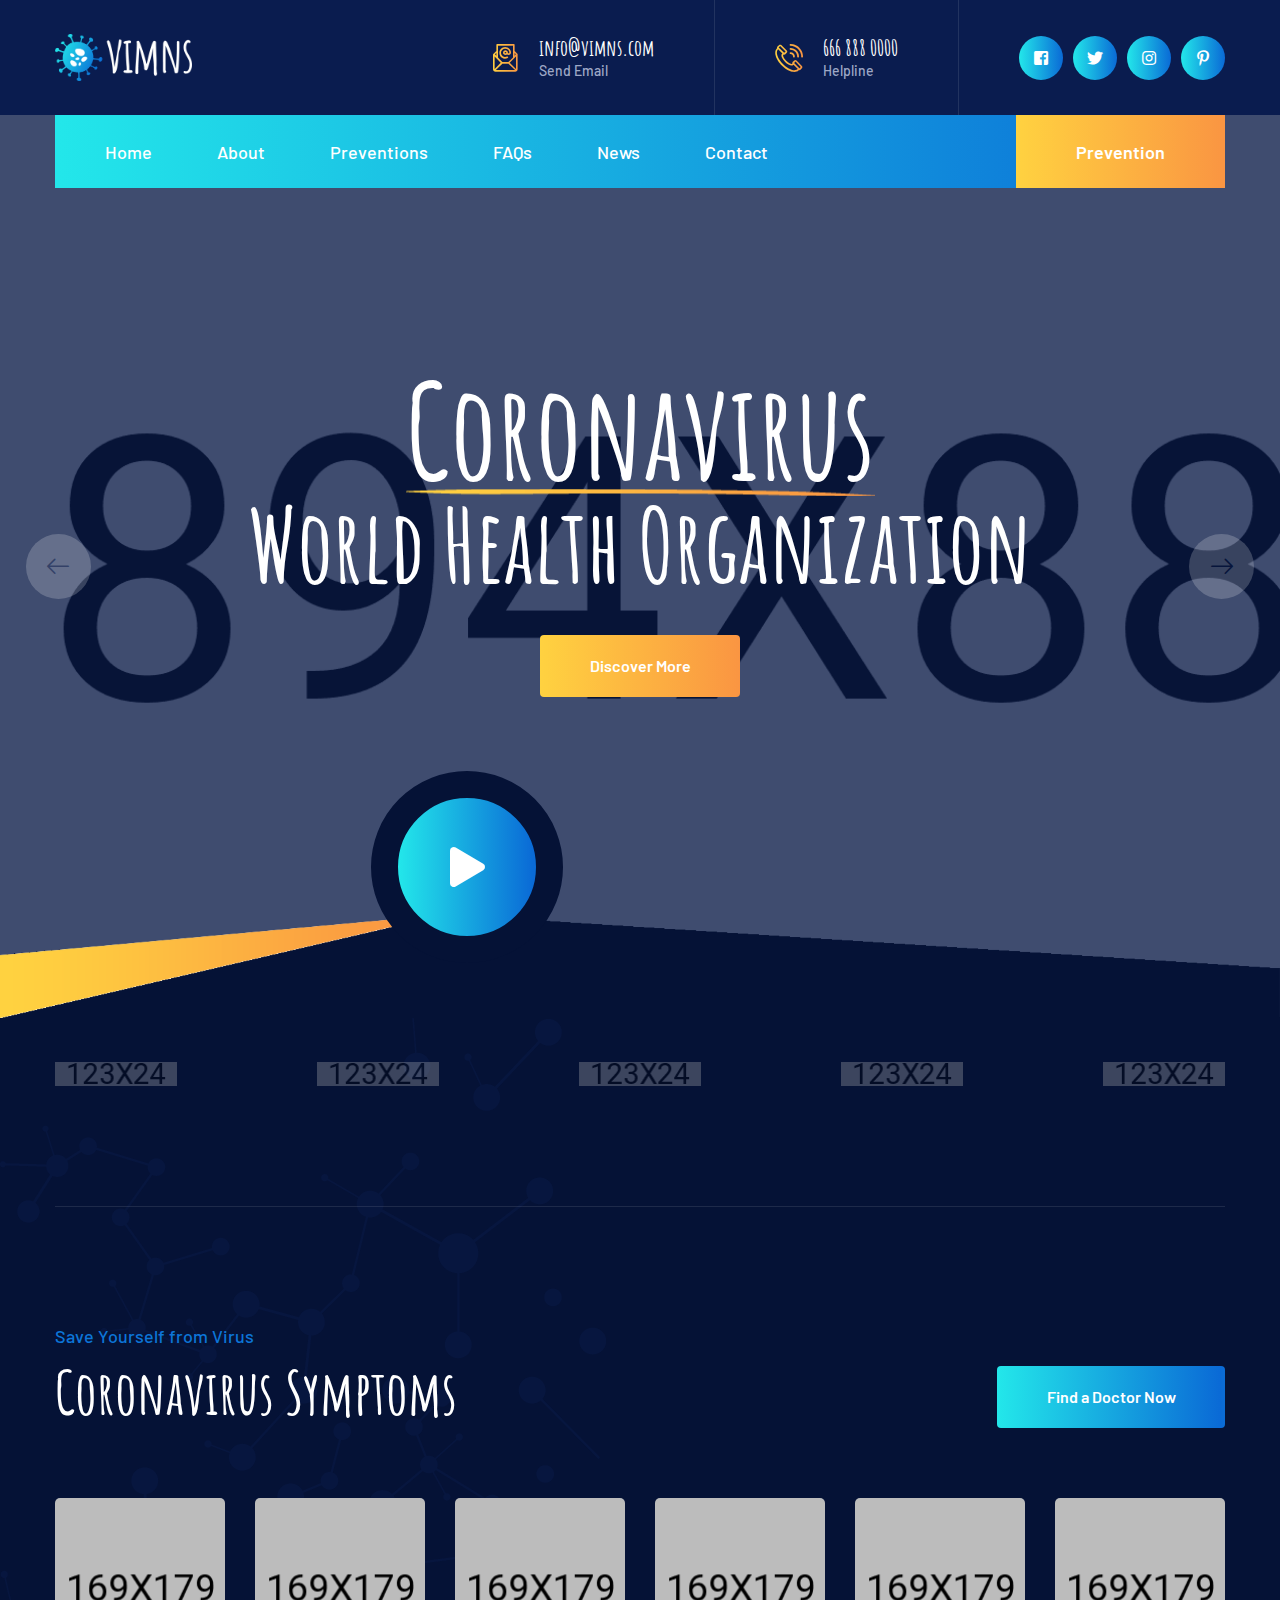
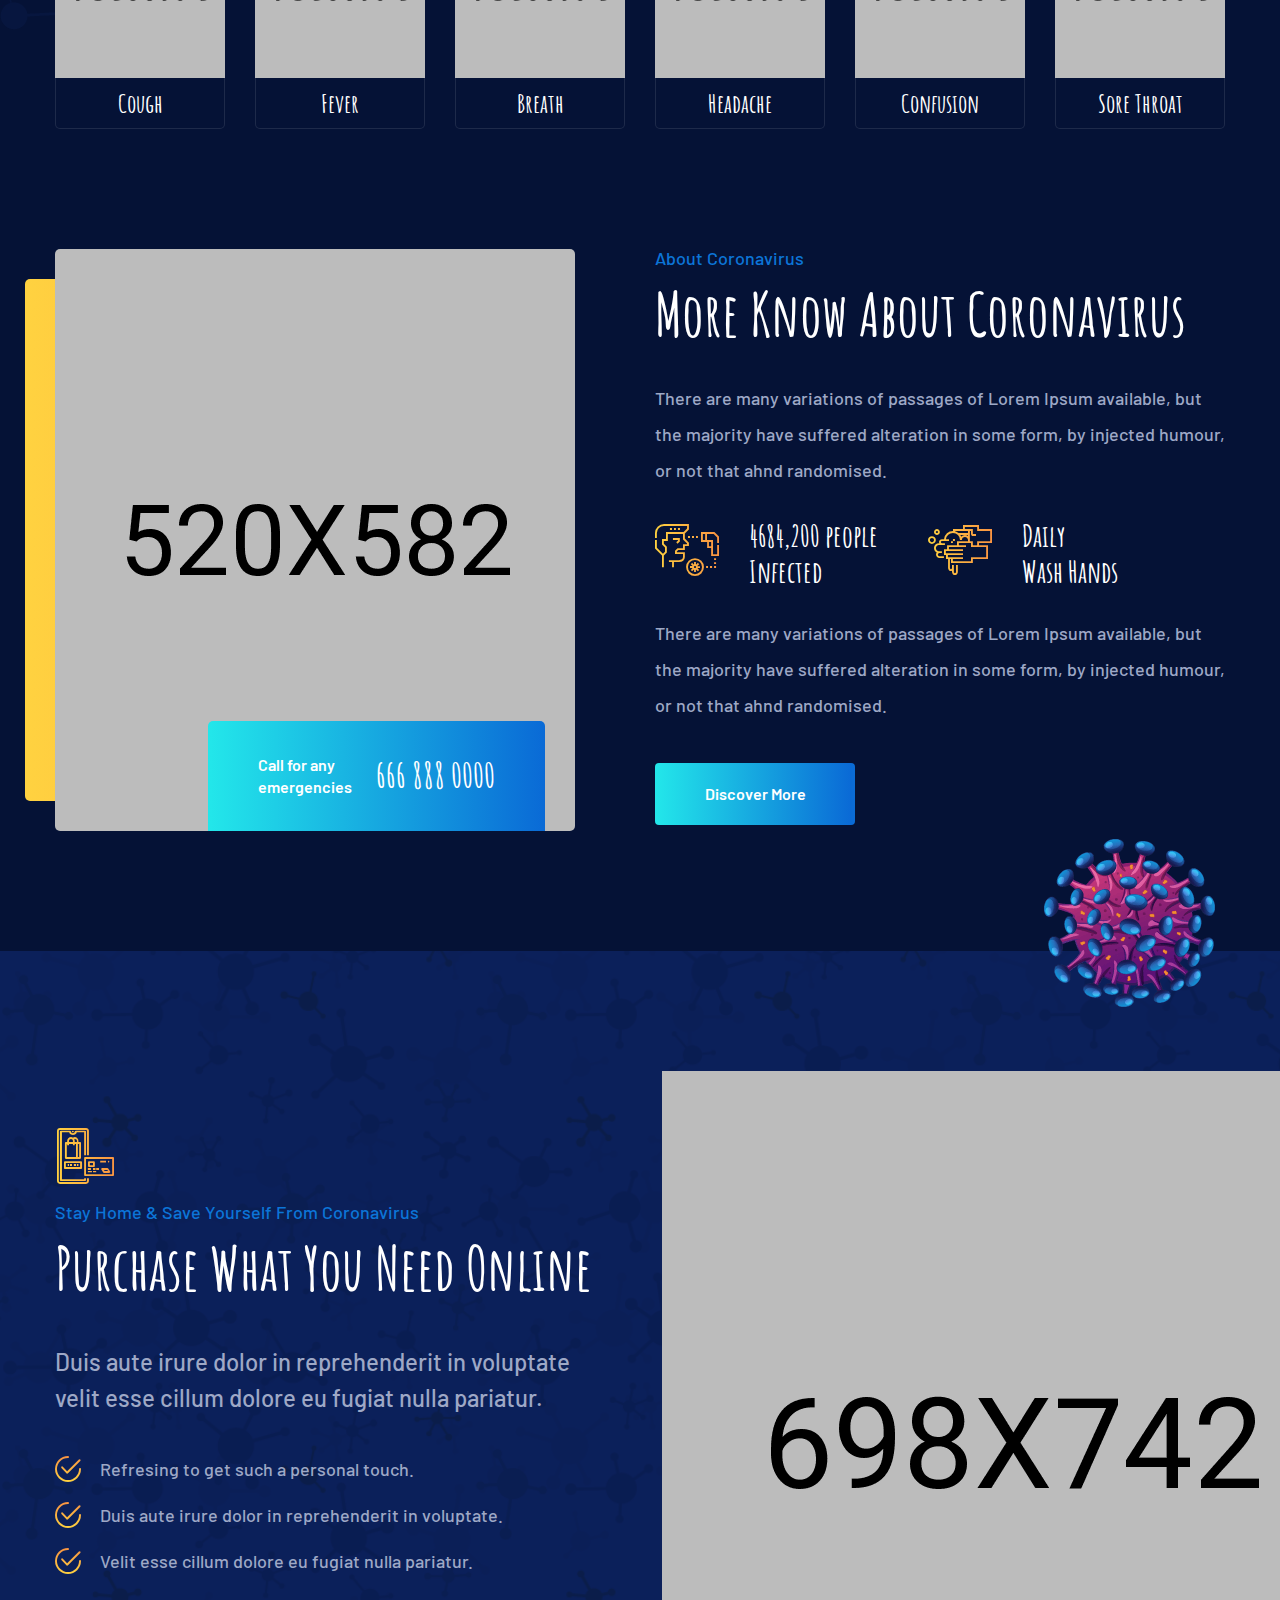
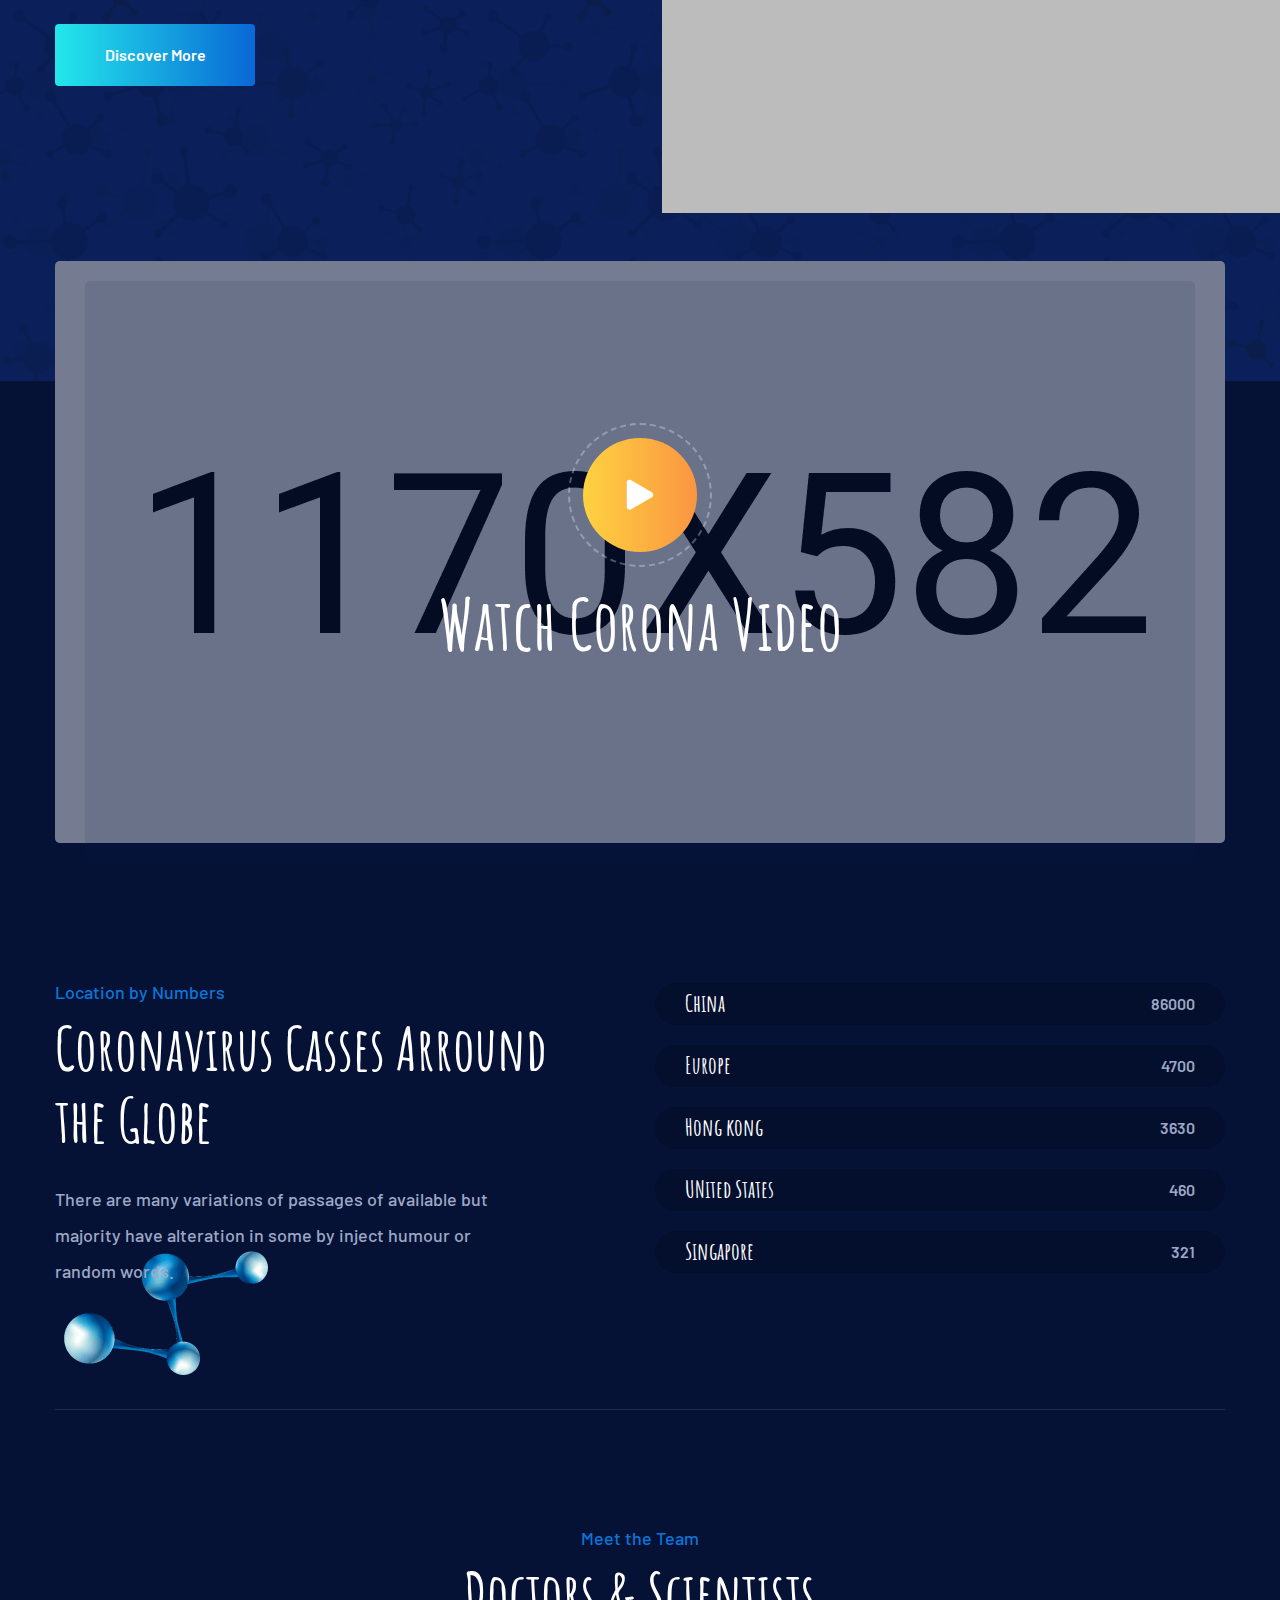
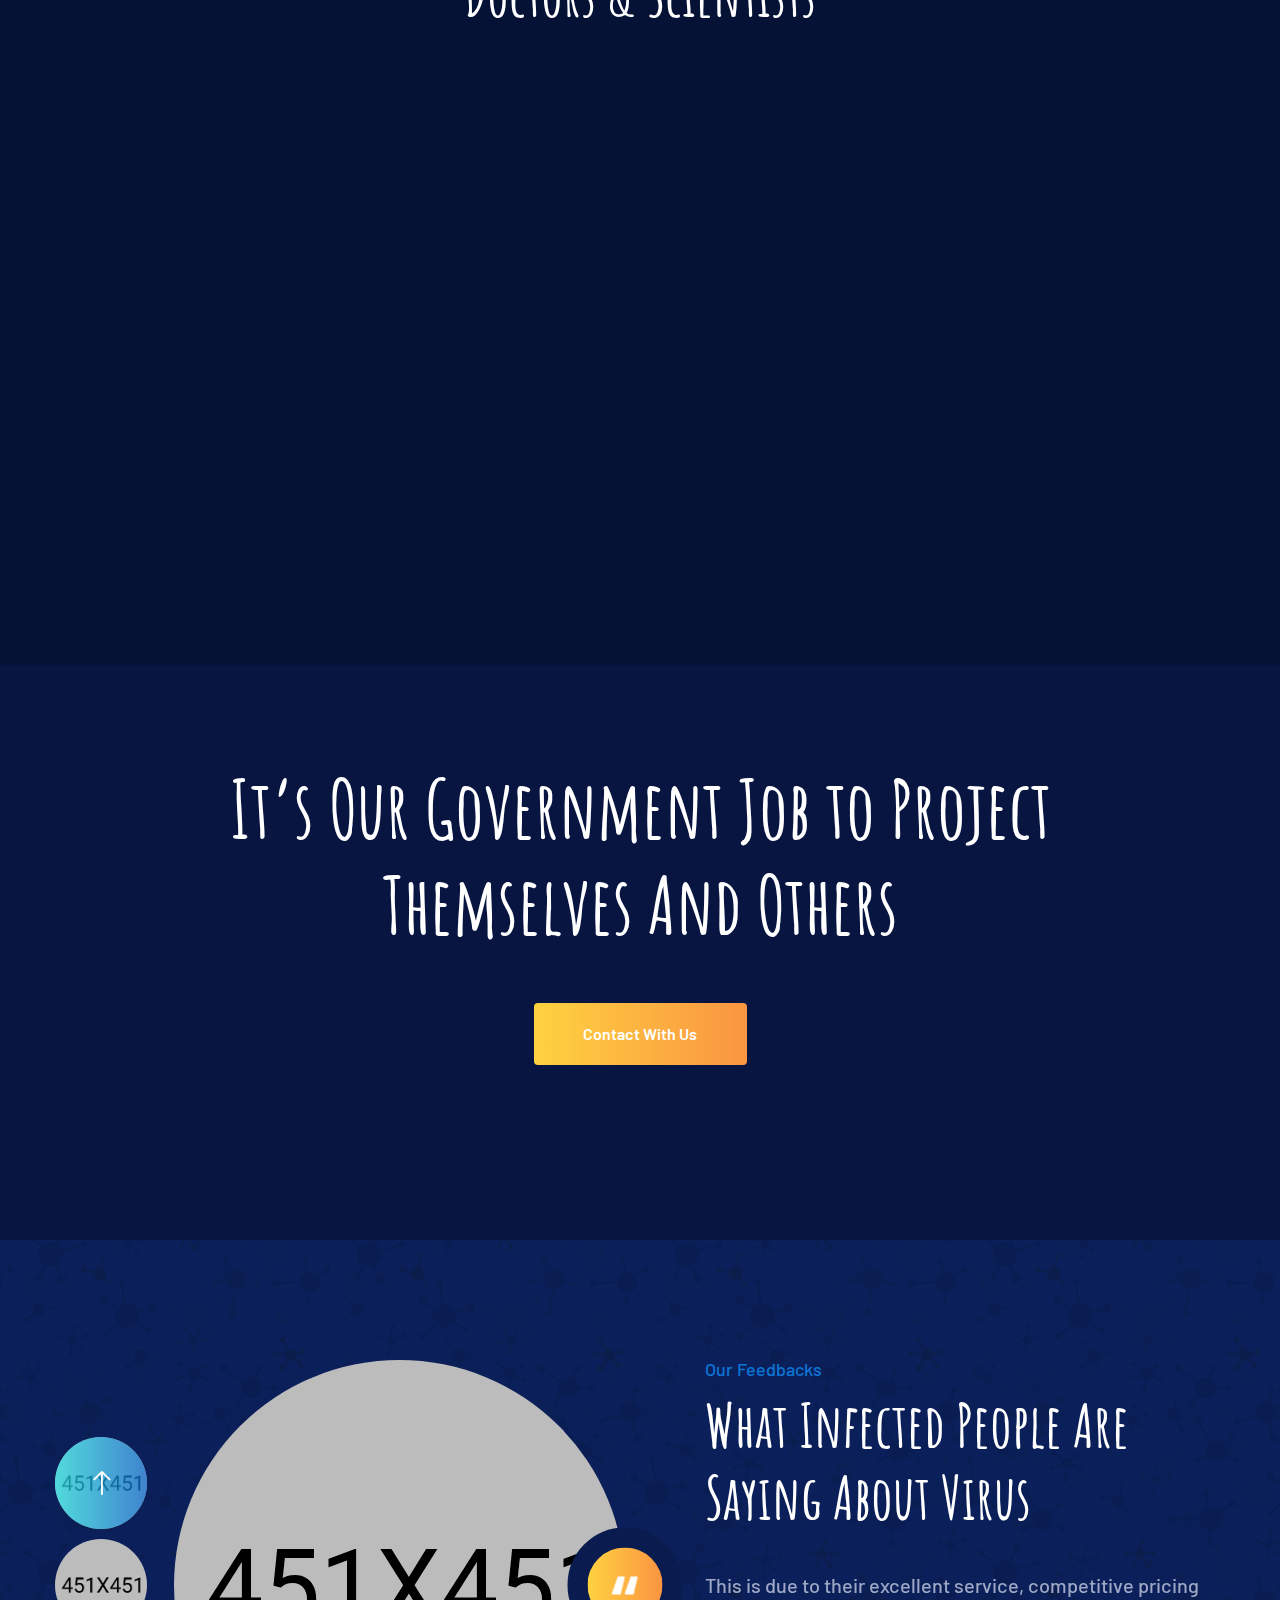
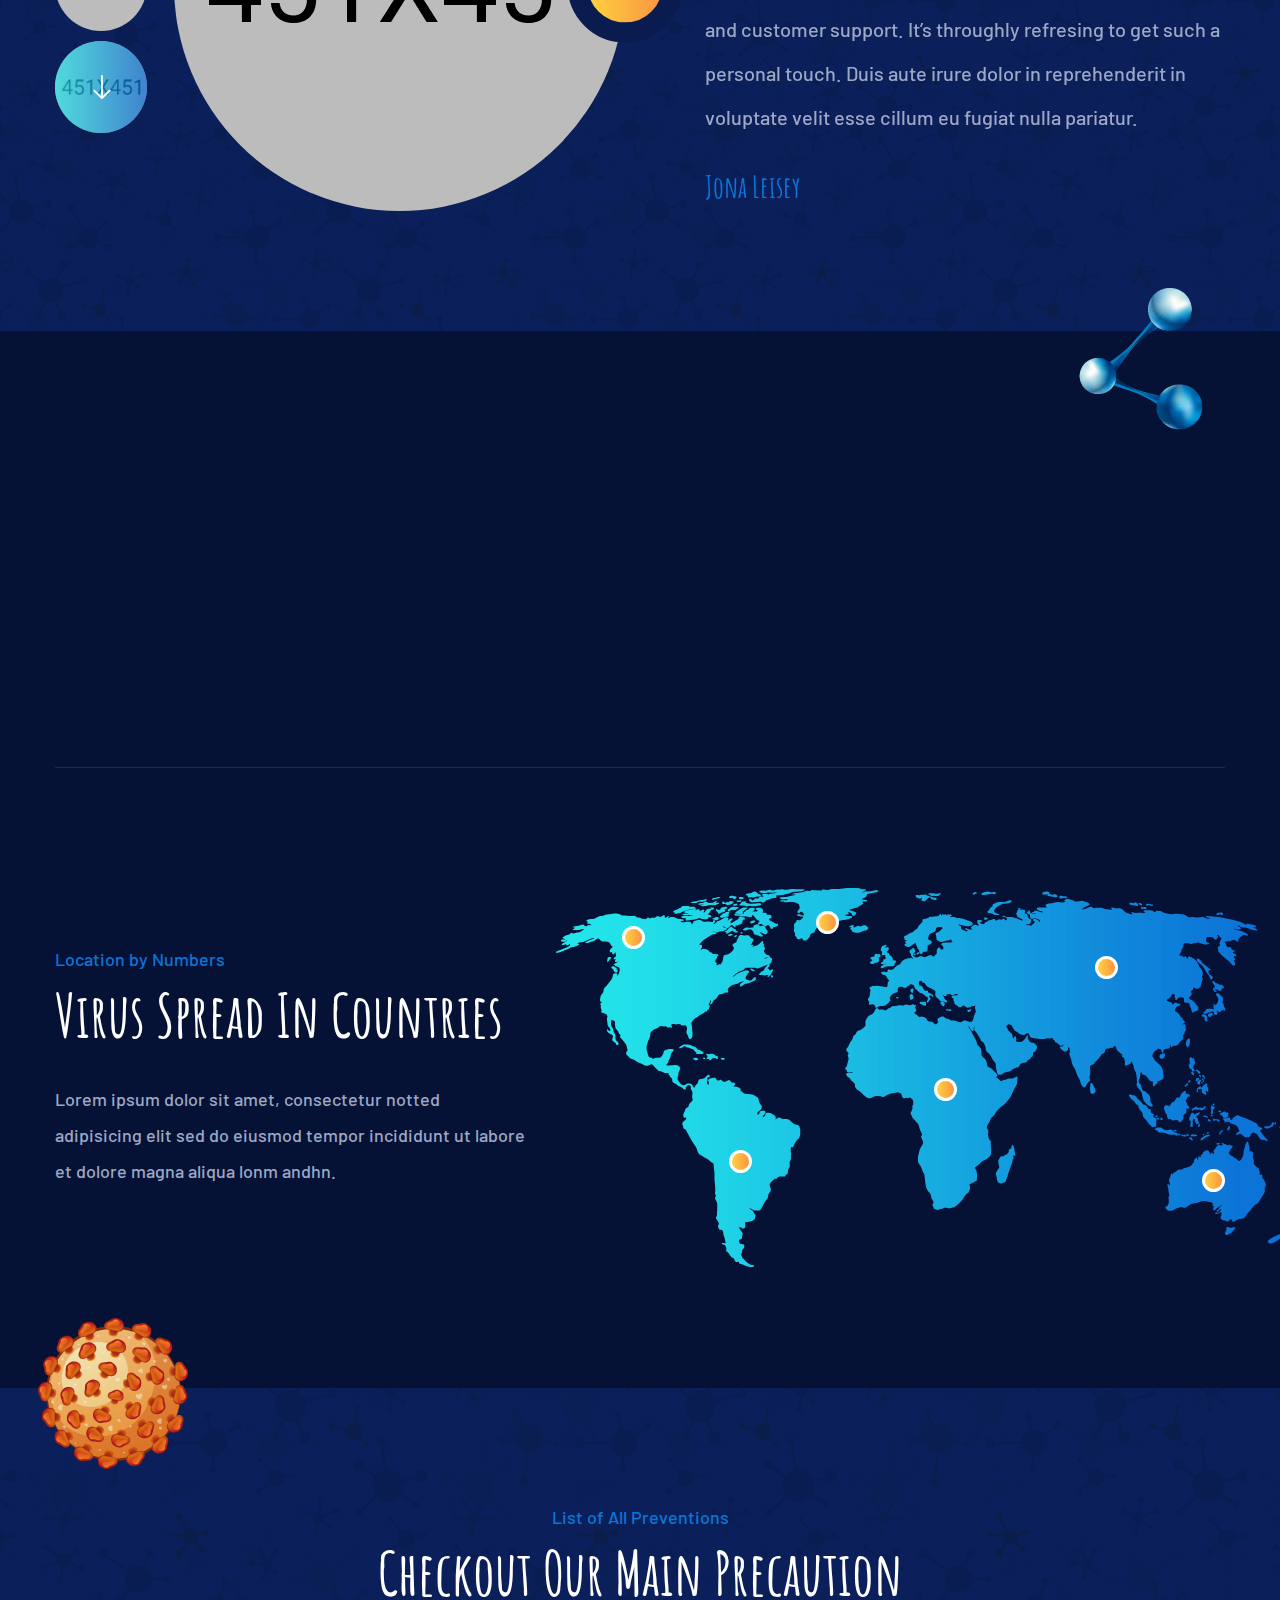
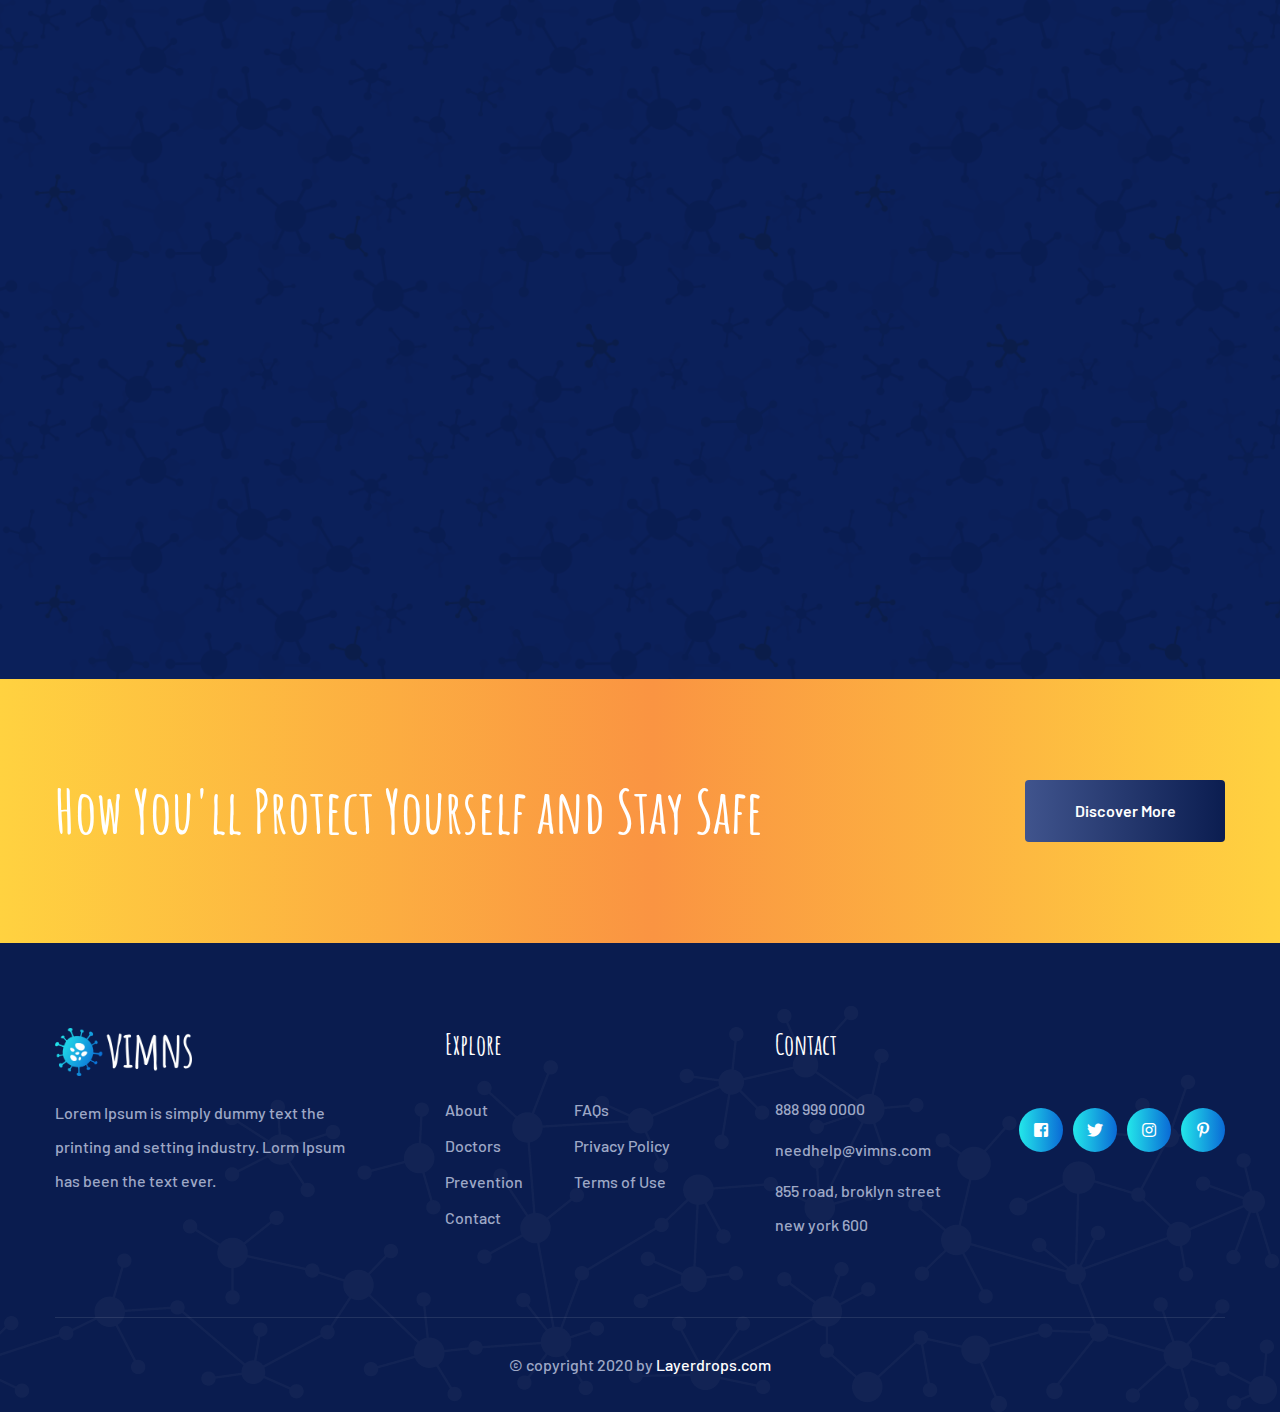
<file: index-d-2.html>
<!DOCTYPE html>
<html lang="en">

<head>
    <meta charset="UTF-8">
    <meta name="viewport" content="width=device-width, initial-scale=1.0">
    <meta http-equiv="X-UA-Compatible" content="ie=edge">
    <title>Home 02 Dark || Vimns || Coronavirus Medical Prevention HTML Template</title>
    <link rel="apple-touch-icon" sizes="180x180" href="assets/images/favicons/apple-touch-icon.png">
    <link rel="icon" type="image/png" sizes="32x32" href="assets/images/favicons/favicon-32x32.png">
    <link rel="icon" type="image/png" sizes="16x16" href="assets/images/favicons/favicon-16x16.png">
    <link rel="manifest" href="assets/images/favicons/site.webmanifest">

    <!-- plugin scripts -->

    <link href="https://fonts.googleapis.com/css?family=Amatic+SC:400,700%7CBarlow:300,400,500,600,700,800,900%7CPT+Sans:400,700&display=swap" rel="stylesheet">


    <link rel="stylesheet" href="assets/css/animate.min.css">
    <link rel="stylesheet" href="assets/css/bootstrap.min.css">
    <link rel="stylesheet" href="assets/css/owl.carousel.min.css">
    <link rel="stylesheet" href="assets/css/owl.theme.default.min.css">
    <link rel="stylesheet" href="assets/css/magnific-popup.css">
    <link rel="stylesheet" href="assets/css/fontawesome-all.min.css">
    <link rel="stylesheet" href="assets/css/bootstrap-select.min.css">
    <link rel="stylesheet" href="assets/css/jquery.mCustomScrollbar.min.css">
    <link rel="stylesheet" href="assets/css/bootstrap-datepicker.min.css">
    <link rel="stylesheet" href="assets/css/vimns-icons.css">



    <!-- template styles -->
    <link rel="stylesheet" href="assets/css/main.css">
    <link rel="stylesheet" href="assets/css/responsive.css">







    <link rel="stylesheet" href="assets/css/dark.css">

</head>

<body>
    <div class="preloader">
        <img src="assets/images/loader.png" class="preloader__image" alt="">
    </div><!-- /.preloader -->
    <div class="page-wrapper">

        <div class="topbar-one">
            <div class="container">
                <div class="topbar-one__left">
                    <a href="index.html">
                        <img width="137" src="assets/images/logo-1-1.png" alt="">
                    </a>
                </div><!-- /.topbar-one__left -->
                <div class="topbar-one__right">
                    <div class="topbar-one__info">
                        <div class="topbar-one__info-icon">
                            <i class="vimns-icon-mail"></i>
                        </div><!-- /.topbar-one__info-icon -->
                        <div class="topbar-one__content">
                            <h3><a href="mailto:info@vimns.com">info@vimns.com</a></h3>
                            <p>Send Email</p>
                        </div><!-- /.topbar-one__content -->
                    </div><!-- /.topbar-one__info -->
                    <div class="topbar-one__info">
                        <div class="topbar-one__info-icon">
                            <i class="vimns-icon-phone"></i>
                        </div><!-- /.topbar-one__info-icon -->
                        <div class="topbar-one__content">
                            <h3><a href="tel:666-888-0000">666 888 0000 </a></h3>
                            <p>Helpline</p>
                        </div><!-- /.topbar-one__content -->
                    </div><!-- /.topbar-one__info -->
                    <div class="topbar-one__social">
                        <a href="#" class="fab fa-facebook-square"></a>
                        <a href="#" class="fab fa-twitter"></a>
                        <a href="#" class="fab fa-instagram"></a>
                        <a href="#" class="fab fa-pinterest-p"></a>
                    </div><!-- /.topbar-one__social -->
                </div><!-- /.topbar-one__right -->
            </div><!-- /.container -->
        </div><!-- /.topbar-one -->
        <header class="site-header-two">
            <nav class="main-nav__two stricky">
                <div class="container">
                    <div class="inner-container">
                        <div class="main-nav__logo-box">
                            <a href="#" class="side-menu__toggler"><i class="fa fa-bars"></i></a>
                        </div><!-- /.main-nav__logo-box -->
                        <div class="main-nav__main-navigation">
                            <ul class=" main-nav__navigation-box">
                                <li class="dropdown">
                                    <a href="index.html">Home</a>
                                    <ul>
                                        <li><a href="index.html">Home 01</a></li>
                                        <li><a href="index-2.html">Home 02</a></li>
                                        <li><a href="index-rtl.html">Home RTL</a></li>
                                        <li class="dropdown"><a href="#">Header Styles</a>
                                            <ul>
                                                <li><a href="index.html">Header 01</a></li>
                                                <li><a href="index-2.html">Header 02</a></li>
                                                <!-- <li><a href="index-5.html">Header 05</a></li> -->
                                            </ul><!-- /.sub-menu -->
                                        </li>
                                        <li class="dropdown"><a href="#">Dark Styles</a>
                                            <ul>
                                                <li><a href="index-d.html">Dark 01</a></li>
                                                <li><a href="index-d-2.html">Dark 02</a></li>
                                            </ul><!-- /.sub-menu -->
                                        </li>
                                    </ul><!-- /.sub-menu -->
                                </li>
                                <li>
                                    <a href="about.html">About</a>
                                </li>
                                <li>
                                    <a href="prevention.html">Preventions</a>
                                </li>
                                <li>
                                    <a href="faqs.html">FAQs</a>
                                </li>

                                <li class="dropdown">
                                    <a href="news.html">News</a>
                                    <ul>
                                        <li><a href="news.html">News Page</a></li>
                                        <li><a href="news-details.html">News Details</a></li>
                                    </ul><!-- /.sub-menu -->
                                </li>
                                <li>
                                    <a href="contact.html">Contact</a>
                                </li>
                            </ul>
                        </div><!-- /.main-nav__main-navigation -->
                        <div class="main-nav__right">
                            <a href="prevention.html" class="thm-btn main-nav__btn">Prevention</a><!-- /.main-nav__btn -->
                        </div><!-- /.main-nav__right -->
                    </div><!-- /.inner-container -->
                </div><!-- /.container -->
            </nav><!-- /.main-nav__two -->

        </header><!-- /.site-header-two -->



        <div class="slider-one__wrapper">
            <div class="slider-one">
                <div class="slider-one__carousel thm__owl-dot-1 owl-carousel owl-theme thm__owl-carousel" data-carousel-prev-btn=".slider-one__nav-right" data-carousel-next-btn=".slider-one__nav-left" data-options='{"loop": true, "items": 1, "margin": 0, "dots": false, "nav": false, "animateOut": &quot;slideOutDown&quot;, "animateIn": &quot;fadeIn&quot;, "active": true, "smartSpeed": 1000, "autoplay": true, "autoplayTimeout": 7000, "autoplayHoverPause": false}'>
                    <div class="item slider-one__slide-1" style="background-image: url(assets/images/main-slider/slider-1-1.jpg);">
                        <div class="container">
                            <div class="slider-one__content text-center">
                                <h3 class="anim-elm"><span>Coronavirus</span> <br> World Health Organization</h3>
                                <a href="courses.html" class="thm-btn anim-elm">Discover More</a><!-- /.thm-btn -->
                            </div><!-- /.slider-one__content text-center -->
                        </div><!-- /.container -->
                    </div><!-- /.item -->
                    <div class="item slider-one__slide-2" style="background-image: url(assets/images/main-slider/slider-1-2.jpg);">
                        <div class="container">
                            <div class="slider-one__content text-center">
                                <h3 class="anim-elm"><span>Coronavirus</span> <br> World Health Organization</h3>
                                <a href="courses.html" class="thm-btn anim-elm">Discover More</a><!-- /.thm-btn -->
                            </div><!-- /.slider-one__content text-center -->
                        </div><!-- /.container -->
                    </div><!-- /.item -->
                    <div class="item slider-one__slide-1" style="background-image: url(assets/images/main-slider/slider-1-3.jpg);">
                        <div class="container">
                            <div class="slider-one__content text-center">
                                <h3 class="anim-elm"><span>Coronavirus</span> <br> World Health Organization</h3>
                                <a href="courses.html" class="thm-btn anim-elm">Discover More</a><!-- /.thm-btn -->
                            </div><!-- /.slider-one__content text-center -->
                        </div><!-- /.container -->
                    </div><!-- /.item -->
                </div><!-- /.slider-one__carousel -->
                <div class="slider-one__nav">
                    <a href="#" class="slider-one__nav-left"><i class="vimns-icon-front"></i></a>
                    <!-- /.slider-one__nav-left -->
                    <a href="#" class="slider-one__nav-right"><i class="vimns-icon-back"></i></a>
                    <!-- /.slider-one__nav-right -->
                </div><!-- /.slider-one__nav -->
            </div><!-- /.slider-one -->
            <a href="https://www.youtube.com/watch?v=Xj1nUFFVK1E" class="slider-one__video-btn video-popup"><i class="fa fa-play"></i></a><!-- /.slider-one__video-btn video-popup -->
        </div><!-- /.slider-one__wrapper -->

        <div class="brand-one brand-one__home-two">
            <img src="assets/images/dark/shapes/about-bg-1-1.png" class="brand-one__moc" alt="">
            <div class="container">
                <div class="brand-one__carousel owl-theme owl-carousel thm__owl-carousel" data-options='{"nav": false, "autoplay": true, "autoplayTimeout": 5000, "smartSpeed": 700, "dots": false, "margin": 140, "responsive": { "0": { "items": 2, "margin": 20 }, "480": { "items": 2, "margin": 20 }, "767": { "items": 3, "margin": 20 }, "991": { "items": 4, "margin": 40 }, "1199": { "items": 5 } }}'>
                    <div class="item">
                        <img src="assets/images/dark/brand/envato-1-1.png" alt="">
                    </div><!-- /.item -->
                    <div class="item">
                        <img src="assets/images/dark/brand/envato-1-1.png" alt="">
                    </div><!-- /.item -->
                    <div class="item">
                        <img src="assets/images/dark/brand/envato-1-1.png" alt="">
                    </div><!-- /.item -->
                    <div class="item">
                        <img src="assets/images/dark/brand/envato-1-1.png" alt="">
                    </div><!-- /.item -->
                    <div class="item">
                        <img src="assets/images/dark/brand/envato-1-1.png" alt="">
                    </div><!-- /.item -->
                    <div class="item">
                        <img src="assets/images/dark/brand/envato-1-1.png" alt="">
                    </div><!-- /.item -->
                    <div class="item">
                        <img src="assets/images/dark/brand/envato-1-1.png" alt="">
                    </div><!-- /.item -->
                    <div class="item">
                        <img src="assets/images/dark/brand/envato-1-1.png" alt="">
                    </div><!-- /.item -->
                    <div class="item">
                        <img src="assets/images/dark/brand/envato-1-1.png" alt="">
                    </div><!-- /.item -->
                    <div class="item">
                        <img src="assets/images/dark/brand/envato-1-1.png" alt="">
                    </div><!-- /.item -->
                </div><!-- /.brand-one__carousel owl-theme owl-carousel thm__owl-carousel -->
            </div><!-- /.container -->
        </div><!-- /.brand-one -->

        <section class="symptomps-one">
            <div class="container">
                <div class="symptomps-one__top">
                    <div class="block-title text-left">
                        <p>Save Yourself from Virus </p>
                        <h3>Coronavirus Symptoms</h3>
                    </div><!-- /.block-title -->
                    <div class="symptomps-one__btn-block">
                        <a href="#" class="thm-btn symptomps-one__btn">Find a Doctor Now</a>
                        <!-- /.thm-btn symptomps-one__btn -->
                    </div><!-- /.symptomps-one__btn-block -->
                </div><!-- /.symptomps-one__top -->
                <div class="row">

                    <div class="col-xl-2 col-lg-4 col-md-6">
                        <div class="symptomps-one__single">
                            <div class="symptomps-one__image">
                                <img src="assets/images/shapes/symp-1-1.png" alt="">
                            </div><!-- /.symptomps-one__image -->
                            <h3>Cough</h3>
                        </div><!-- /.symptomps-one__single -->
                    </div><!-- /.col-xl-2 col-lg-4 col-md-6 -->

                    <div class="col-xl-2 col-lg-4 col-md-6">
                        <div class="symptomps-one__single">
                            <div class="symptomps-one__image">
                                <img src="assets/images/shapes/symp-1-2.png" alt="">
                            </div><!-- /.symptomps-one__image -->
                            <h3>Fever</h3>
                        </div><!-- /.symptomps-one__single -->
                    </div><!-- /.col-xl-2 col-lg-4 col-md-6 -->

                    <div class="col-xl-2 col-lg-4 col-md-6">
                        <div class="symptomps-one__single">
                            <div class="symptomps-one__image">
                                <img src="assets/images/shapes/symp-1-3.png" alt="">
                            </div><!-- /.symptomps-one__image -->
                            <h3>Breath</h3>
                        </div><!-- /.symptomps-one__single -->
                    </div><!-- /.col-xl-2 col-lg-4 col-md-6 -->

                    <div class="col-xl-2 col-lg-4 col-md-6">
                        <div class="symptomps-one__single">
                            <div class="symptomps-one__image">
                                <img src="assets/images/shapes/symp-1-4.png" alt="">
                            </div><!-- /.symptomps-one__image -->
                            <h3>Headache</h3>
                        </div><!-- /.symptomps-one__single -->
                    </div><!-- /.col-xl-2 col-lg-4 col-md-6 -->

                    <div class="col-xl-2 col-lg-4 col-md-6">
                        <div class="symptomps-one__single">
                            <div class="symptomps-one__image">
                                <img src="assets/images/shapes/symp-1-5.png" alt="">
                            </div><!-- /.symptomps-one__image -->
                            <h3>Confusion</h3>
                        </div><!-- /.symptomps-one__single -->
                    </div><!-- /.col-xl-2 col-lg-4 col-md-6 -->
                    <div class="col-xl-2 col-lg-4 col-md-6">
                        <div class="symptomps-one__single">
                            <div class="symptomps-one__image">
                                <img src="assets/images/shapes/symp-1-6.png" alt="">
                            </div><!-- /.symptomps-one__image -->
                            <h3>Sore Throat</h3>
                        </div><!-- /.symptomps-one__single -->
                    </div><!-- /.col-xl-2 col-lg-4 col-md-6 -->
                </div><!-- /.row -->
            </div><!-- /.container -->
        </section><!-- /.symptomps-one -->

        <section class="about-four">
            <img src="assets/images/shapes/virus-shape-1-2.png" class="about-four__shape" alt="">
            <div class="container">
                <div class="row">
                    <div class="col-lg-6">
                        <div class="about-four__image">
                            <img src="assets/images/resources/about-3-1.png" alt="">
                            <div class="about-four__image-content">
                                <p>Call for any <br> emergencies</p>
                                <h3><a href="tel:666-888-0000">666 888 0000</a></h3>
                            </div><!-- /.about-four__image-content -->
                        </div><!-- /.about-four__image -->
                    </div><!-- /.col-lg-6 -->
                    <div class="col-lg-6">
                        <div class="about-four__content">
                            <div class="block-title text-left">
                                <p>About Coronavirus</p>
                                <h3>More Know About Coronavirus</h3>
                            </div><!-- /.block-title -->
                            <p>There are many variations of passages of Lorem Ipsum available, but the majority have suffered
                                alteration in some form, by injected humour, or not that ahnd randomised.</p>
                            <div class="about-two__icon-wrap">
                                <div class="about-two__icon-single">
                                    <div class="about-two__icon">
                                        <i class="vimns-icon-infected"></i>
                                    </div><!-- /.about-two__icon -->
                                    <div class="about-two__icon-text">
                                        <h3>4684,200 people <br> Infected</h3>
                                    </div><!-- /.about-two__icon-text -->
                                </div><!-- /.about-two__icon-single -->
                                <div class="about-two__icon-single">
                                    <div class="about-two__icon">
                                        <i class="vimns-icon-washing-hands"></i>
                                    </div><!-- /.about-two__icon -->
                                    <div class="about-two__icon-text">
                                        <h3>Daily <br> Wash Hands</h3>
                                    </div><!-- /.about-two__icon-text -->
                                </div><!-- /.about-two__icon-single -->
                            </div><!-- /.about-two__icon-wrap -->
                            <p>There are many variations of passages of Lorem Ipsum available, but the majority have suffered
                                alteration in some form, by injected humour, or not that ahnd randomised.</p>
                            <a href="#" class="thm-btn about-four__btn">Discover More</a><!-- /.thm-btn about-four__btn -->
                        </div><!-- /.about-four__content -->
                    </div><!-- /.col-lg-6 -->
                </div><!-- /.row -->
            </div><!-- /.container -->
        </section><!-- /.about-four -->

        <section class="about-five">
            <div class="container">
                <img src="assets/images/dark/resources/about-moc-1-1.png" class="about-five__moc" alt="">
                <div class="row">
                    <div class="col-lg-6">
                        <div class="about-five__content">
                            <i class="about-five__icon vimns-icon-shopping-online"></i><!-- /.about-five__icon -->
                            <div class="block-title text-left">
                                <p>Stay Home & Save Yourself From Coronavirus </p>
                                <h3>Purchase What You Need Online</h3>
                            </div><!-- /.block-title -->
                            <p>Duis aute irure dolor in reprehenderit in voluptate <br> velit esse cillum dolore eu fugiat nulla
                                pariatur.</p>

                            <ul class="list-unstyled about-one__list">
                                <li><i class="vimns-icon-tick"></i> Refresing to get such a personal touch. </li>
                                <li><i class="vimns-icon-tick"></i> Duis aute irure dolor in reprehenderit in voluptate.</li>
                                <li><i class="vimns-icon-tick"></i> Velit esse cillum dolore eu fugiat nulla pariatur.
                                </li>
                            </ul><!-- /.list-unstyled about-one__list -->
                            <a href="#" class="thm-btn about-five__btn">Discover More</a><!-- /.thm-btn about-five__btn -->
                        </div><!-- /.about-five__content -->
                    </div><!-- /.col-lg-6 -->
                </div><!-- /.row -->
            </div><!-- /.container -->
        </section><!-- /.about-five -->
        <section class="video-one">
            <div class="container">
                <div class="video-one__box">
                    <img src="assets/images/resources/video-2-1.jpg" alt="">
                    <div class="video-one__content">
                        <div class="video-one__content-inner">
                            <a href="https://www.youtube.com/watch?v=Xj1nUFFVK1E" class="video-one__video-btn video-popup"><i class="fa fa-play"></i></a> <!-- /.video-one__video-btn video-popup -->
                            <h3>Watch Corona Video</h3>

                        </div><!-- /.video-one__content-inner -->
                    </div><!-- /.video-one__content -->
                </div><!-- /.video-one__box -->
            </div><!-- /.container -->
        </section><!-- /.video-one -->

        <section class="progress-one">
            <img src="assets/images/shapes/virus-shape-1-1.png" class="progress-one__virus" alt="">
            <div class="container">
                <div class="row">
                    <div class="col-lg-6">
                        <div class="progress-one__block">
                            <div class="block-title">
                                <p>Location by Numbers</p>
                                <h3>Coronavirus Casses Arround <br> the Globe</h3>
                            </div><!-- /.block-title -->
                            <p>There are many variations of passages of available but <br> majority have alteration in some by
                                inject humour or <br> random words. </p>
                        </div><!-- /.progress-one__block -->
                    </div><!-- /.col-lg-6 -->
                    <div class="col-lg-6">
                        <div class="progress-one__box-wrap">
                            <div class="progress-one__box">
                                <h3>China</h3>
                                <p class="counter">86000</p>
                                <span style="width: 80%;" class="wow slideInLeft" data-wow-animation-duration="3000ms"></span>
                            </div><!-- /.progress-one__box -->
                            <div class="progress-one__box">
                                <h3>Europe</h3>
                                <p class="counter">4700</p>
                                <span class="wow slideInLeft" data-wow-duration="3000ms" style="width: 70%;"></span>
                            </div><!-- /.progress-one__box -->
                            <div class="progress-one__box">
                                <h3>Hong kong</h3>
                                <p class="counter">3630</p>
                                <span class="wow slideInLeft" data-wow-duration="3000ms" style="width: 40%;"></span>
                            </div><!-- /.progress-one__box -->
                            <div class="progress-one__box">
                                <h3>UNited States</h3>
                                <p class="counter">460</p>
                                <span class="wow slideInLeft" data-wow-duration="3000ms" style="width: 30%;"></span>
                            </div><!-- /.progress-one__box -->
                            <div class="progress-one__box">
                                <h3>Singapore</h3>
                                <p class="counter">321</p>
                                <span class="wow slideInLeft" data-wow-duration="3000ms" style="width: 23%;"></span>
                            </div><!-- /.progress-one__box -->
                        </div><!-- /.progress-one__box-wrap -->
                    </div><!-- /.col-lg-6 -->
                </div><!-- /.row -->
            </div><!-- /.container -->
        </section><!-- /.progress-one -->

        <section class="team-one">
            <div class="container">
                <div class="team-one__sep"></div><!-- /.team-one__sep -->
                <div class="block-title text-center">
                    <p>Meet the Team</p>
                    <h3>Doctors & Scientists</h3>
                </div><!-- /.block-title -->
                <div class="row">
                    <div class="col-lg-3 col-md-6">
                        <div class="team-one__single wow fadeInUp" data-wow-animation-duration="1500ms" data-wow-animation-delay="000ms">
                            <div class="team-one__image">
                                <img src="assets/images/team/team-1-1.jpg" alt="">
                            </div><!-- /.team-one__image -->
                            <h3>Gordon Cain</h3>
                            <p>Doctor</p>
                            <div class="team-one__social">
                                <a href="#" class="fab fa-facebook-square"></a>
                                <a href="#" class="fab fa-twitter"></a>
                                <a href="#" class="fab fa-linkedin"></a>
                            </div><!-- /.team-one__social -->
                        </div><!-- /.team-one__single -->
                    </div><!-- /.col-lg-3 col-md-6 -->
                    <div class="col-lg-3 col-md-6">
                        <div class="team-one__single wow fadeInUp" data-wow-animation-duration="1500ms" data-wow-animation-delay="100ms">
                            <div class="team-one__image">
                                <img src="assets/images/team/team-1-2.jpg" alt="">
                            </div><!-- /.team-one__image -->
                            <h3>Tony Brooks</h3>
                            <p>Scientists</p>
                            <div class="team-one__social">
                                <a href="#" class="fab fa-facebook-square"></a>
                                <a href="#" class="fab fa-twitter"></a>
                                <a href="#" class="fab fa-linkedin"></a>
                            </div><!-- /.team-one__social -->
                        </div><!-- /.team-one__single -->
                    </div><!-- /.col-lg-3 col-md-6 -->
                    <div class="col-lg-3 col-md-6">
                        <div class="team-one__single wow fadeInUp" data-wow-animation-duration="1500ms" data-wow-animation-delay="200ms">
                            <div class="team-one__image">
                                <img src="assets/images/team/team-1-3.jpg" alt="">
                            </div><!-- /.team-one__image -->
                            <h3>Harry Gardner</h3>
                            <p>Doctor</p>
                            <div class="team-one__social">
                                <a href="#" class="fab fa-facebook-square"></a>
                                <a href="#" class="fab fa-twitter"></a>
                                <a href="#" class="fab fa-linkedin"></a>
                            </div><!-- /.team-one__social -->
                        </div><!-- /.team-one__single -->
                    </div><!-- /.col-lg-3 col-md-6 -->
                    <div class="col-lg-3 col-md-6">
                        <div class="team-one__single wow fadeInUp" data-wow-animation-duration="1500ms" data-wow-animation-delay="300ms">
                            <div class="team-one__image">
                                <img src="assets/images/team/team-1-4.jpg" alt="">
                            </div><!-- /.team-one__image -->
                            <h3>Eddie Cohen</h3>
                            <p>Scientists</p>
                            <div class="team-one__social">
                                <a href="#" class="fab fa-facebook-square"></a>
                                <a href="#" class="fab fa-twitter"></a>
                                <a href="#" class="fab fa-linkedin"></a>
                            </div><!-- /.team-one__social -->
                        </div><!-- /.team-one__single -->
                    </div><!-- /.col-lg-3 col-md-6 -->
                </div><!-- /.row -->
            </div><!-- /.container -->
        </section><!-- /.team-one -->

        <section class="cta-two cta-two__home-two" style="background-image: url(assets/images/background/cta-bg-1-1.jpg);">
            <div class="container">
                <h3>It’s Our Government Job to Project <br>
                    Themselves And Others</h3>
                <a href="contact.html" class="thm-btn cta-two__btn">Contact With Us</a><!-- /.thm-btn cta-two__btn -->
            </div><!-- /.container -->
        </section><!-- /.cta-two -->


        <section class="testimonials-one" id="testimonials">
            <div class="container">
                <div class="row">
                    <div class="col-lg-6">
                        <div class="testimonials-one__image-block">
                            <div class="owl-carousel owl-theme" id="sync2">
                                <div class="item clearfix">
                                    <div class="testimonials-one__image">
                                        <img src="assets/images/testimonials/testimonials-1-1.jpg" class="testimonials-one__thumb" alt="Awesome Image" />
                                        <div class="testimonials-one__qoute">
                                            <img src="assets/images/testimonials/testimonials-qoute-1-1.png" alt="Awesome Image" />
                                        </div><!-- /.testimonials-one__qoute -->
                                    </div><!-- /.testimonials-one__image -->
                                </div><!-- /.item -->
                                <div class="item clearfix">
                                    <div class="testimonials-one__image">
                                        <img src="assets/images/testimonials/testimonials-1-2.jpg" class="testimonials-one__thumb" alt="Awesome Image" />
                                        <div class="testimonials-one__qoute">
                                            <img src="assets/images/testimonials/testimonials-qoute-1-1.png" alt="Awesome Image" />
                                        </div><!-- /.testimonials-one__qoute -->
                                    </div><!-- /.testimonials-one__image -->
                                </div><!-- /.item -->
                                <div class="item clearfix">
                                    <div class="testimonials-one__image">
                                        <img src="assets/images/testimonials/testimonials-1-3.jpg" class="testimonials-one__thumb" alt="Awesome Image" />
                                        <div class="testimonials-one__qoute">
                                            <img src="assets/images/testimonials/testimonials-qoute-1-1.png" alt="Awesome Image" />
                                        </div><!-- /.testimonials-one__qoute -->
                                    </div><!-- /.testimonials-one__image -->
                                </div><!-- /.item -->
                            </div><!-- /.owl-carousel owl-theme -->
                            <div class="testimonials-one__button-block">
                                <button class="testimonials-one__button__prev-btn"></button>
                                <button class="testimonials-one__button__current-btn"></button>
                                <button class="testimonials-one__button__next-btn"></button>
                            </div>
                        </div><!-- /.testimonials-one__image-block -->
                    </div><!-- /.col-lg-6 -->
                    <div class="col-lg-6">
                        <div class="testimonials-one__content">
                            <div class="block-title text-left">
                                <p>Our Feedbacks </p>
                                <h3>What Infected People Are <br> Saying About Virus</h3>
                            </div><!-- /.block-title -->

                            <div class="owl-carousel owl-theme" id="sync1">
                                <div class="item">
                                    <div class="testimonials-one__single" data-thumb-img="assets/images/testimonials/testimonials-1-1.jpg">
                                        <p class="testimonials-one__text">This is due to their excellent service, competitive
                                            pricing and customer support. It’s throughly refresing to get such a personal touch.
                                            Duis aute irure dolor in reprehenderit in voluptate velit esse cillum eu fugiat
                                            nulla pariatur.</p><!-- /.testimonials-one__text -->
                                        <div class="testimonials-one__bottom">
                                            <h3 class="testimonials-one__title">Jona Leisey</h3>
                                            <!-- /.testimonials-one__title -->
                                        </div><!-- /.testimonials-one__bottom -->
                                    </div><!-- /.testimonials-one__single -->
                                </div><!-- /.item -->
                                <div class="item">
                                    <div class="testimonials-one__single" data-thumb-img="assets/images/testimonials/testimonials-1-2.jpg">
                                        <p class="testimonials-one__text">This is due to their excellent service, competitive
                                            pricing and customer support. It’s throughly refresing to get such a personal touch.
                                            Duis aute irure dolor in reprehenderit in voluptate velit esse cillum eu fugiat
                                            nulla pariatur.</p><!-- /.testimonials-one__text -->
                                        <div class="testimonials-one__bottom">
                                            <h3 class="testimonials-one__title">Chas Samul</h3>
                                            <!-- /.testimonials-one__title -->
                                        </div><!-- /.testimonials-one__bottom -->
                                    </div><!-- /.testimonials-one__single -->
                                </div><!-- /.item -->
                                <div class="item">
                                    <div class="testimonials-one__single" data-thumb-img="assets/images/testimonials/testimonials-1-3.jpg">
                                        <p class="testimonials-one__text">This is due to their excellent service, competitive
                                            pricing and customer support. It’s throughly refresing to get such a personal touch.
                                            Duis aute irure dolor in reprehenderit in voluptate velit esse cillum eu fugiat
                                            nulla pariatur.</p><!-- /.testimonials-one__text -->
                                        <div class="testimonials-one__bottom">
                                            <h3 class="testimonials-one__title">Chelsey Pozar</h3>
                                            <!-- /.testimonials-one__title -->
                                        </div><!-- /.testimonials-one__bottom -->
                                    </div><!-- /.testimonials-one__single -->
                                </div><!-- /.item -->
                            </div><!-- /.owl-carousel owl-theme -->
                        </div><!-- /.testimonials-one__content -->
                    </div><!-- /.col-lg-6 -->
                </div><!-- /.row -->
            </div><!-- /.container -->
        </section><!-- /.testimonials-one -->

        <section class="funfact-two">
            <img src="assets/images/shapes/virus-shape-1-3.png" class="funfact-two__virus" alt="">
            <div class="container">
                <div class="row">
                    <div class="col-lg-3 col-md-6 wow fadeInUp" data-wow-duration="1500ms">
                        <div class="funfact-two__single">
                            <i class="vimns-icon-network"></i>
                            <h3 class="counter">46700 </h3>
                            <p>People Infected</p>
                        </div><!-- /.funfact-two__single -->
                    </div><!-- /.col-lg-3 col-md-6 -->
                    <div class="col-lg-3 col-md-6 wow fadeInUp" data-wow-duration="1500ms">
                        <div class="funfact-two__single">
                            <i class="vimns-icon-grave"></i>
                            <h3 class="counter">3750 </h3>
                            <p>People Died</p>
                        </div><!-- /.funfact-two__single -->
                    </div><!-- /.col-lg-3 col-md-6 -->
                    <div class="col-lg-3 col-md-6 wow fadeInUp" data-wow-duration="1500ms">
                        <div class="funfact-two__single">
                            <i class="vimns-icon-family"></i>
                            <h3 class="counter">3420 </h3>
                            <p>People Recovered</p>
                        </div><!-- /.funfact-two__single -->
                    </div><!-- /.col-lg-3 col-md-6 -->
                    <div class="col-lg-3 col-md-6 wow fadeInUp" data-wow-duration="1500ms">
                        <div class="funfact-two__single">
                            <i class="vimns-icon-worldwide"></i>
                            <h3 class="counter">104 </h3>
                            <p>Countries Affected</p>
                        </div><!-- /.funfact-two__single -->
                    </div><!-- /.col-lg-3 col-md-6 -->
                </div><!-- /.row -->
            </div><!-- /.container -->
        </section><!-- /.funfact-two -->

        <section class="map-one">
            <div class="container">
                <div class="inner-container">
                    <div class="row">
                        <div class="col-lg-5 d-flex">
                            <div class="my-auto">
                                <div class="map-one__block">
                                    <div class="block-title">
                                        <p>Location by Numbers</p>
                                        <h3>Virus Spread In Countries</h3>
                                    </div><!-- /.block-title -->
                                    <p>Lorem ipsum dolor sit amet, consectetur notted adipisicing elit sed do eiusmod tempor
                                        incididunt ut labore et dolore magna aliqua lonm andhn.</p>
                                </div><!-- /.map-one__block -->

                            </div><!-- /.my-auto -->
                        </div><!-- /.col-lg-5 -->
                        <div class="col-lg-7">
                            <div class="map-one__image">
                                <img src="assets/images/shapes/map-1-1.png" alt="">
                                <div class="map-one__dot-1">
                                    <h3>China 652420</h3>
                                </div><!-- /.map-one__dot-1 -->
                                <div class="map-one__dot-2">
                                    <h3>Russia 45980</h3>
                                </div><!-- /.map-one__dot-2 -->
                                <div class="map-one__dot-3">
                                    <h3>Italy 64534</h3>
                                </div><!-- /.map-one__dot-3 -->
                                <div class="map-one__dot-4">
                                    <h3>Losangles 221198</h3>
                                </div><!-- /.map-one__dot-4 -->
                                <div class="map-one__dot-5">
                                    <h3>Canada 222456</h3>
                                </div><!-- /.map-one__dot-5 -->

                                <div class="map-one__dot-6">
                                    <h3>Philipins 11876</h3>
                                </div><!-- /.map-one__dot-6 -->
                            </div><!-- /.map-one__image -->
                        </div><!-- /.col-lg-7 -->
                    </div><!-- /.row -->

                </div><!-- /.inner-container -->
            </div><!-- /.container -->
        </section><!-- /.map-one -->

        <section class="blog-one blog-one__home blog-one__home-two">
            <img src="assets/images/shapes/virus-shape-1-4.png" class="blog-one__shape" alt="">
            <div class="container">
                <div class="block-title text-center">
                    <p>List of All Preventions </p>
                    <h3>Checkout Our Main Precaution</h3>
                </div><!-- /.block-title text-center -->
                <div class="row">
                    <div class="col-lg-4 wow fadeInLeft" data-wow-animation-duration="1500ms" data-wow-animation-delay="000ms">
                        <div class="blog-one__single">
                            <div class="blog-one__single-inner">
                                <div class="blog-one__image">
                                    <a href="news-details.html">+</a>
                                    <img src="assets/images/blog/blog-1-1.jpg" alt="">
                                </div><!-- /.blog-one__image -->
                                <div class="blog-one__content">
                                    <ul class="blog-one__meta list-unstyled">
                                        <li><a href="#">22 Mar, 2020</a></li>
                                        <li><a href="#">2 Comments</a></li>
                                    </ul><!-- /.blog-one__meta list-unstyled -->
                                    <h3><a href="news-details.html">Can Face Mask protect me From Coronavirus?</a></h3>
                                </div><!-- /.blog-one__content -->
                            </div><!-- /.blog-one__single-inner -->
                        </div><!-- /.blog-one__single -->
                    </div><!-- /.col-lg-4 -->
                    <div class="col-lg-4 wow fadeInUp" data-wow-animation-duration="1500ms" data-wow-animation-delay="100ms">
                        <div class="blog-one__single">
                            <div class="blog-one__single-inner">
                                <div class="blog-one__image">
                                    <a href="news-details.html">+</a>
                                    <img src="assets/images/blog/blog-1-2.jpg" alt="">
                                </div><!-- /.blog-one__image -->
                                <div class="blog-one__content">
                                    <ul class="blog-one__meta list-unstyled">
                                        <li><a href="#">22 Mar, 2020</a></li>
                                        <li><a href="#">2 Comments</a></li>
                                    </ul><!-- /.blog-one__meta list-unstyled -->
                                    <h3><a href="news-details.html">Even dead cats bounce. Throughput. Hit the</a></h3>
                                </div><!-- /.blog-one__content -->
                            </div><!-- /.blog-one__single-inner -->
                        </div><!-- /.blog-one__single -->
                    </div><!-- /.col-lg-4 -->
                    <div class="col-lg-4 wow fadeInRight" data-wow-animation-duration="1500ms" data-wow-animation-delay="200ms">
                        <div class="blog-one__single">
                            <div class="blog-one__single-inner">
                                <div class="blog-one__image">
                                    <a href="news-details.html">+</a>
                                    <img src="assets/images/blog/blog-1-3.jpg" alt="">
                                </div><!-- /.blog-one__image -->
                                <div class="blog-one__content">
                                    <ul class="blog-one__meta list-unstyled">
                                        <li><a href="#">22 Mar, 2020</a></li>
                                        <li><a href="#">2 Comments</a></li>
                                    </ul><!-- /.blog-one__meta list-unstyled -->
                                    <h3><a href="news-details.html">Highlights window-licker touch base. This medium</a></h3>
                                </div><!-- /.blog-one__content -->
                            </div><!-- /.blog-one__single-inner -->
                        </div><!-- /.blog-one__single -->
                    </div><!-- /.col-lg-4 -->
                </div>
            </div><!-- /.container -->
        </section><!-- /.blog-one blog-one__home -->

        <section class="cta-one">
            <div class="container">
                <div class="cta-one__left">
                    <h3>How You'll Protect Yourself and Stay Safe</h3>
                </div><!-- /.cta-one__left -->
                <div class="cta-one__right">
                    <a href="#" class="thm-btn cta-one__btn">Discover More</a><!-- /.thm-btn cta-one__btn -->
                </div><!-- /.cta-one__right -->
            </div><!-- /.container -->
        </section><!-- /.cta-one -->


        <footer class="site-footer-one ">
            <div class="site-footer-one__upper">
                <div class="container">
                    <div class="row">
                        <div class="col-lg-4">
                            <div class="footer-widget footer-widget__about">
                                <a href="index.html" class="footer-widget__logo">
                                    <img width="137" src="assets/images/logo-1-1.png" alt="">
                                </a>
                                <p>Lorem Ipsum is simply dummy text the printing and setting industry. Lorm Ipsum has been
                                    the
                                    text ever.</p>
                            </div><!-- /.footer-widget footer-widget__about -->
                        </div><!-- /.col-lg-4 -->
                        <div class="col-lg-3">
                            <div class="footer-widget footer-widget__links">
                                <h3 class="footer-widget__title">Explore</h3><!-- /.footer-widget__title -->
                                <div class="footer-widget__links-wrap">
                                    <ul class="list-unstyled footer-widget__links-list">
                                        <li><a href="about.html">About</a></li>
                                        <li><a href="index.html">Doctors</a></li>
                                        <li><a href="prevention.html">Prevention</a></li>
                                        <li><a href="contact.html">Contact</a></li>
                                    </ul><!-- /.list-unstyled -->
                                    <ul class="list-unstyled footer-widget__links-list">
                                        <li><a href="faqs.html">FAQs</a></li>
                                        <li><a href="about.html">Privacy Policy</a></li>
                                        <li><a href="about.html">Terms of Use</a></li>
                                    </ul><!-- /.list-unstyled -->
                                </div><!-- /.footer-widget__links-wrap -->

                            </div><!-- /.footer-widget footer-widget__about -->
                        </div><!-- /.col-lg-3 -->
                        <div class="col-lg-3">
                            <div class="footer-widget footer-widget__contact">
                                <h3 class="footer-widget__title">Contact</h3><!-- /.footer-widget__title -->
                                <p><a href="tel:888-999-0000">888 999 0000</a></p>
                                <p><a href="mailto:needhelp@vimns.com">needhelp@vimns.com</a> </p>
                                <p>855 road, broklyn street <br> new york 600</p>
                            </div><!-- /.footer-widget footer-widget__contact -->
                        </div><!-- /.col-lg-3 -->
                        <div class="col-lg-2 d-flex">
                            <div class="footer-widget my-auto">
                                <div class="footer-widget__social">
                                    <a href="#" class="fab fa-facebook-square"></a>
                                    <a href="#" class="fab fa-twitter"></a>
                                    <a href="#" class="fab fa-instagram"></a>
                                    <a href="#" class="fab fa-pinterest-p"></a>
                                </div><!-- /.footer-widget__social -->
                            </div><!-- /.footer-widget -->
                        </div><!-- /.col-lg-2 -->
                    </div><!-- /.row -->
                </div><!-- /.container -->
            </div><!-- /.site-footer-one__upper -->
            <div class="site-footer-one__bottom">
                <div class="container">
                    <p>© copyright 2020 by <a href="#">Layerdrops.com</a></p>
                </div><!-- /.container -->
            </div><!-- /.site-footer-one__bottom -->
        </footer><!-- /.site-footer-one -->
    </div><!-- /.page-wrapper -->


    <a href="#" data-target="html" class="scroll-to-target scroll-to-top"><i class="fa fa-angle-up"></i></a>


    <div class="side-menu__block">


        <div class="side-menu__block-overlay custom-cursor__overlay">
            <div class="cursor"></div>
            <div class="cursor-follower"></div>
        </div><!-- /.side-menu__block-overlay -->
        <div class="side-menu__block-inner ">
            <div class="side-menu__top justify-content-end">

                <a href="#" class="side-menu__toggler side-menu__close-btn"><img src="assets/images/shapes/close-1-1.png" alt=""></a>
            </div><!-- /.side-menu__top -->


            <nav class="mobile-nav__container">
                <!-- content is loading via js -->
            </nav>
            <div class="side-menu__sep"></div><!-- /.side-menu__sep -->
            <div class="side-menu__content">
                <p>Lorem Ipsum is simply dummy text the printing and setting industry. Lorm Ipsum has been the industry's stanard dummy text ever. </p>
                <p><a href="mailto:needhelp@bizkar.com">needhelp@bizkar.com</a> <br> <a href="tel:888-999-0000">888 999 0000</a></p>
                <div class="side-menu__social">
                    <a class="fab fa-facebook-f" href="#"></a>
                    <a class="fab fa-twitter" href="#"></a>
                    <a class="fab fa-instagram" href="#"></a>
                    <a class="fab fa-pinterest-p" href="#"></a>
                </div>
            </div><!-- /.side-menu__content -->
        </div><!-- /.side-menu__block-inner -->
    </div><!-- /.side-menu__block -->



    <script src="assets/js/jquery.min.js"></script>
    <script src="assets/js/bootstrap.bundle.min.js"></script>
    <script src="assets/js/owl.carousel.min.js"></script>
    <script src="assets/js/waypoints.min.js"></script>
    <script src="assets/js/jquery.counterup.min.js"></script>
    <script src="assets/js/TweenMax.min.js"></script>
    <script src="assets/js/wow.js"></script>
    <script src="assets/js/jquery.magnific-popup.min.js"></script>
    <script src="assets/js/jquery.ajaxchimp.min.js"></script>
    <script src="assets/js/jquery.validate.min.js"></script>
    <script src="assets/js/bootstrap-select.min.js"></script>
    <script src="assets/js/jquery.mCustomScrollbar.concat.min.js"></script>
    <script src="assets/js/bootstrap-datepicker.min.js"></script>
    <script src="assets/js/isotope.js"></script>

    <!-- template scripts -->
    <script src="assets/js/theme.js"></script>
    <script src="assets/js/testimonials-owl.carousel.config.js"></script>
</body>

</html>
</file>
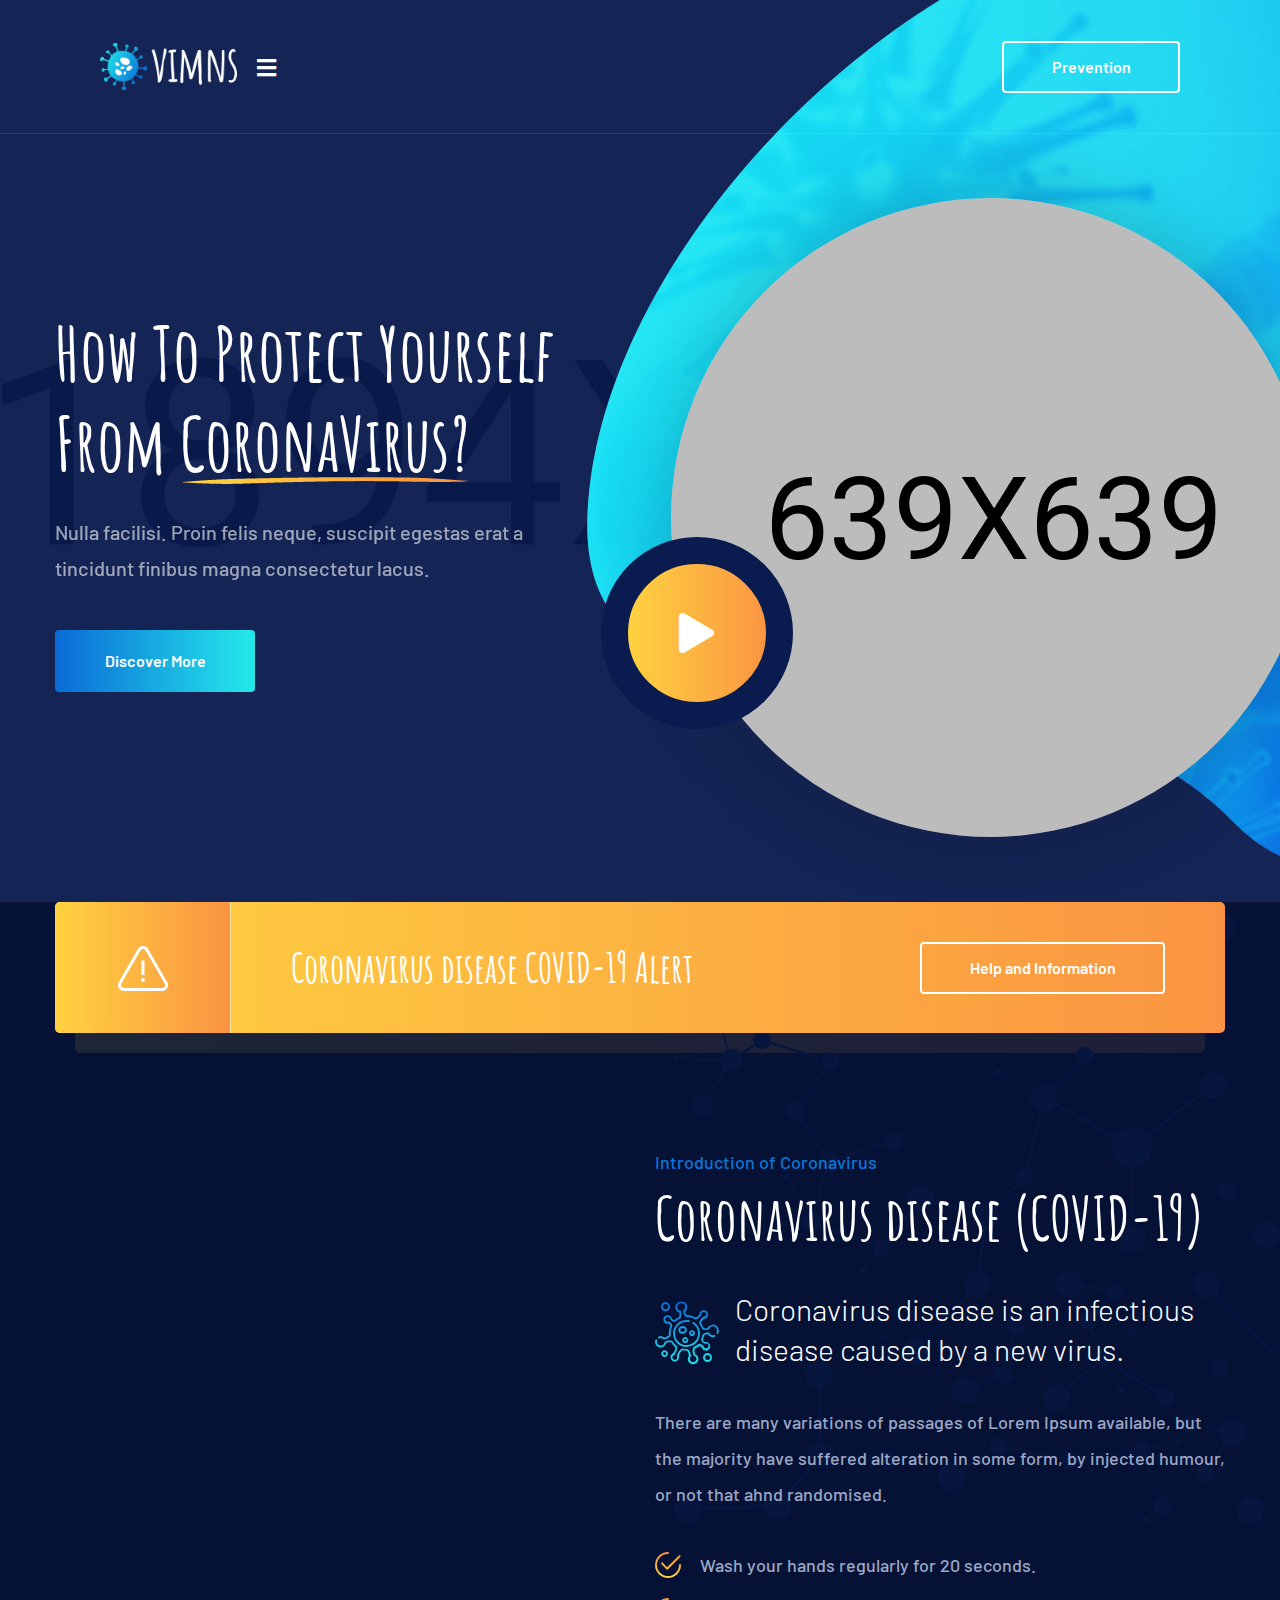
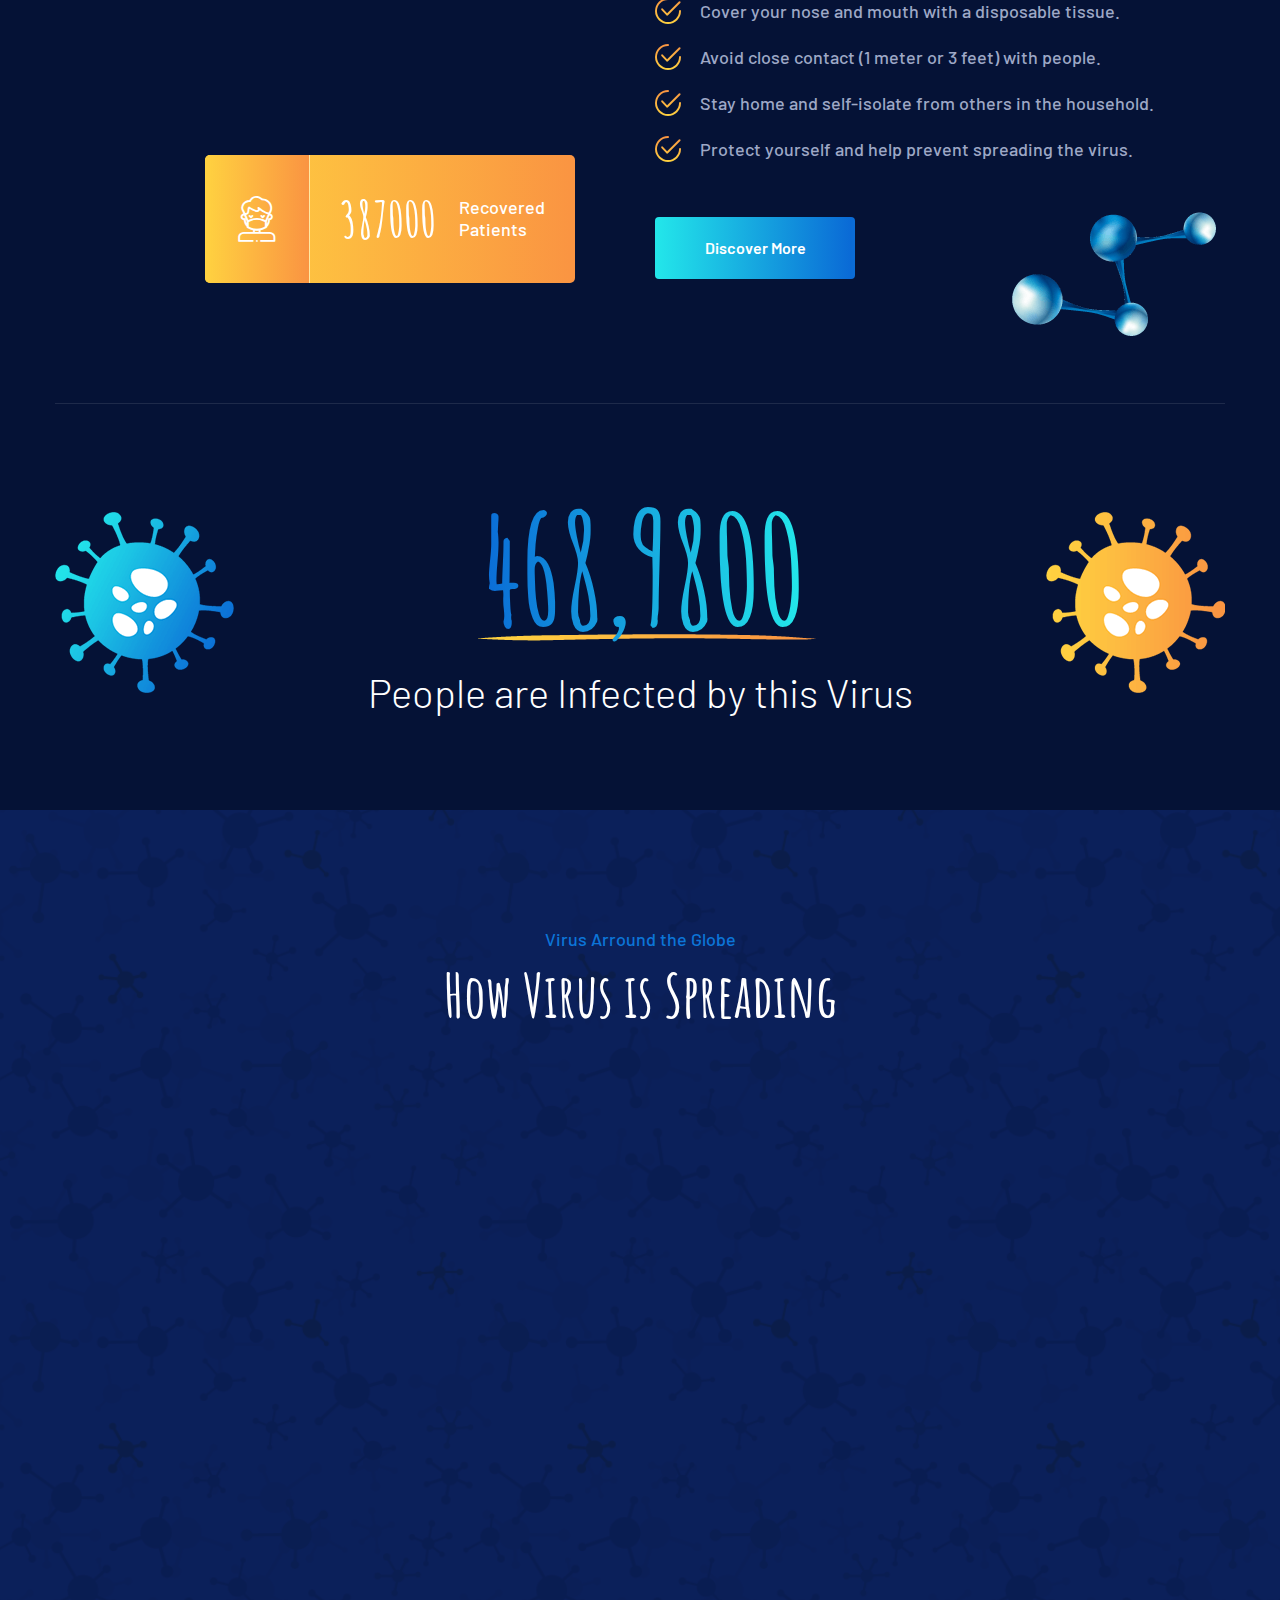
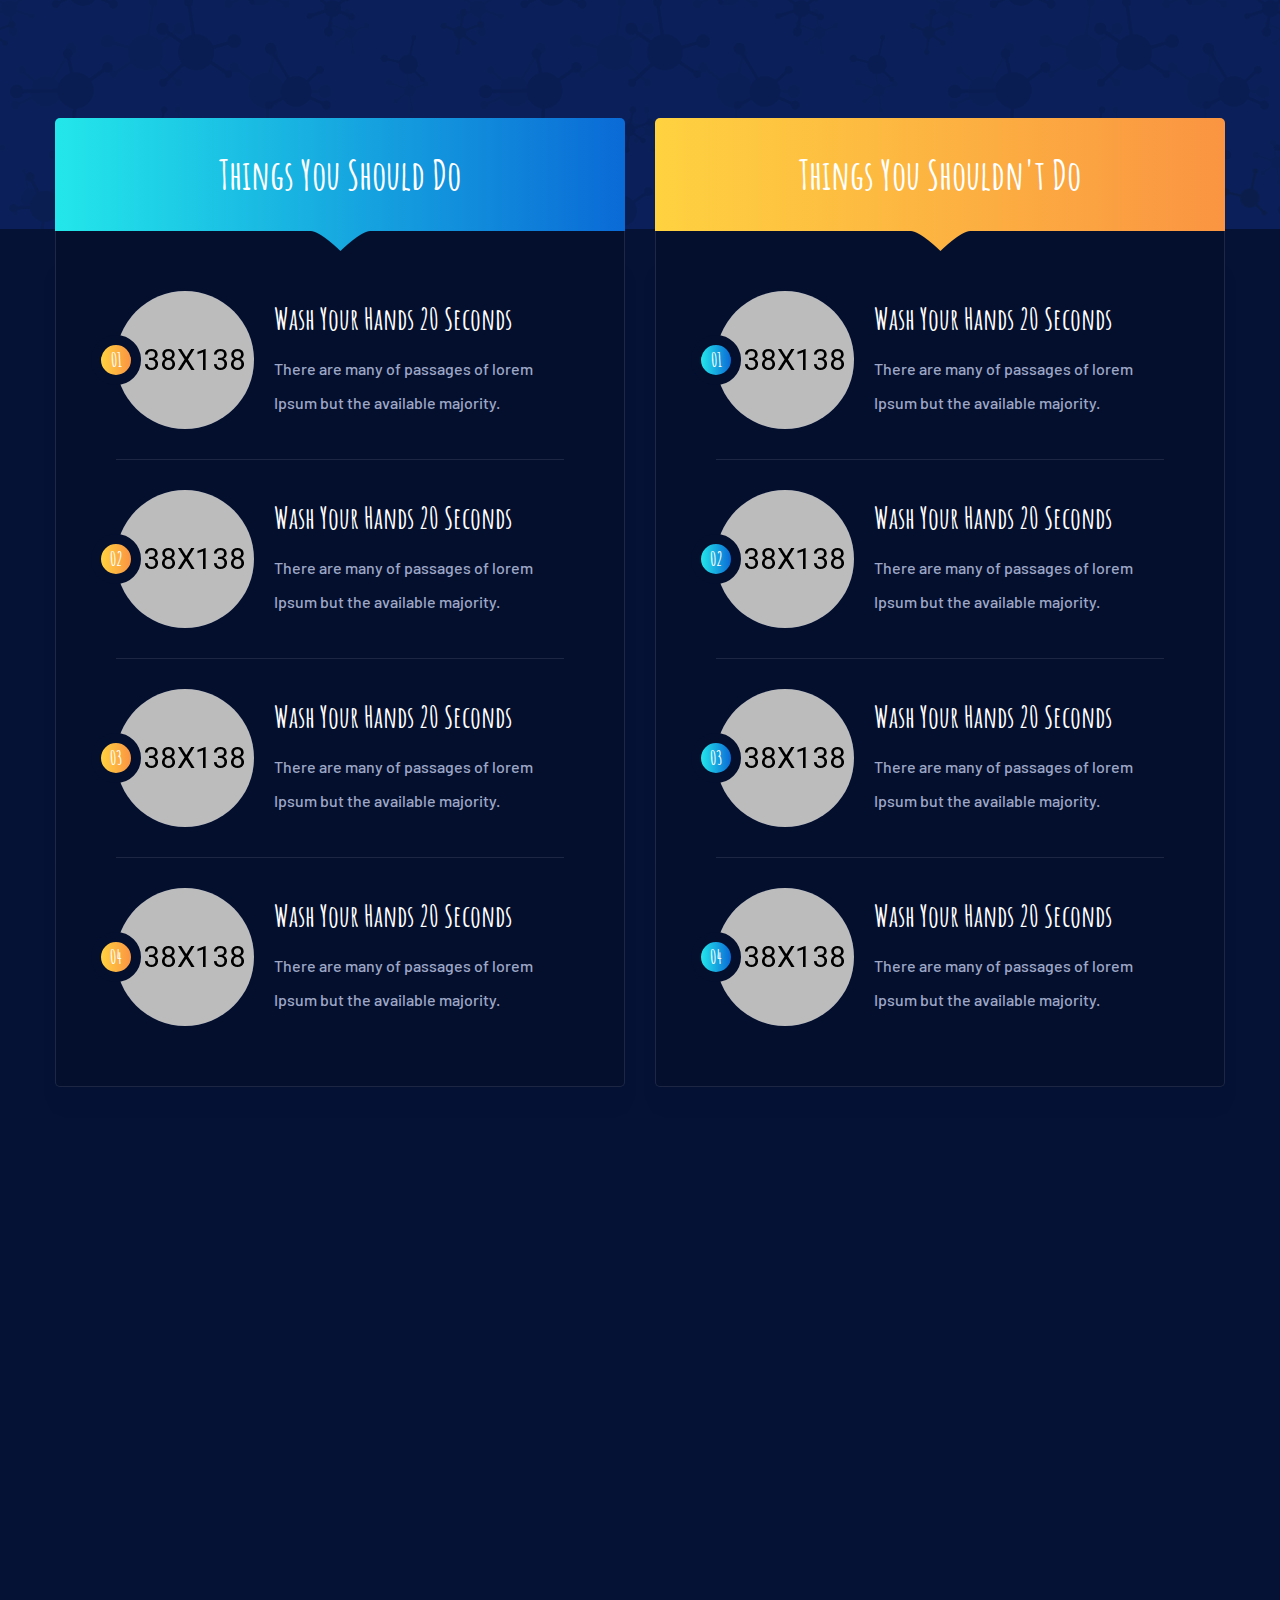
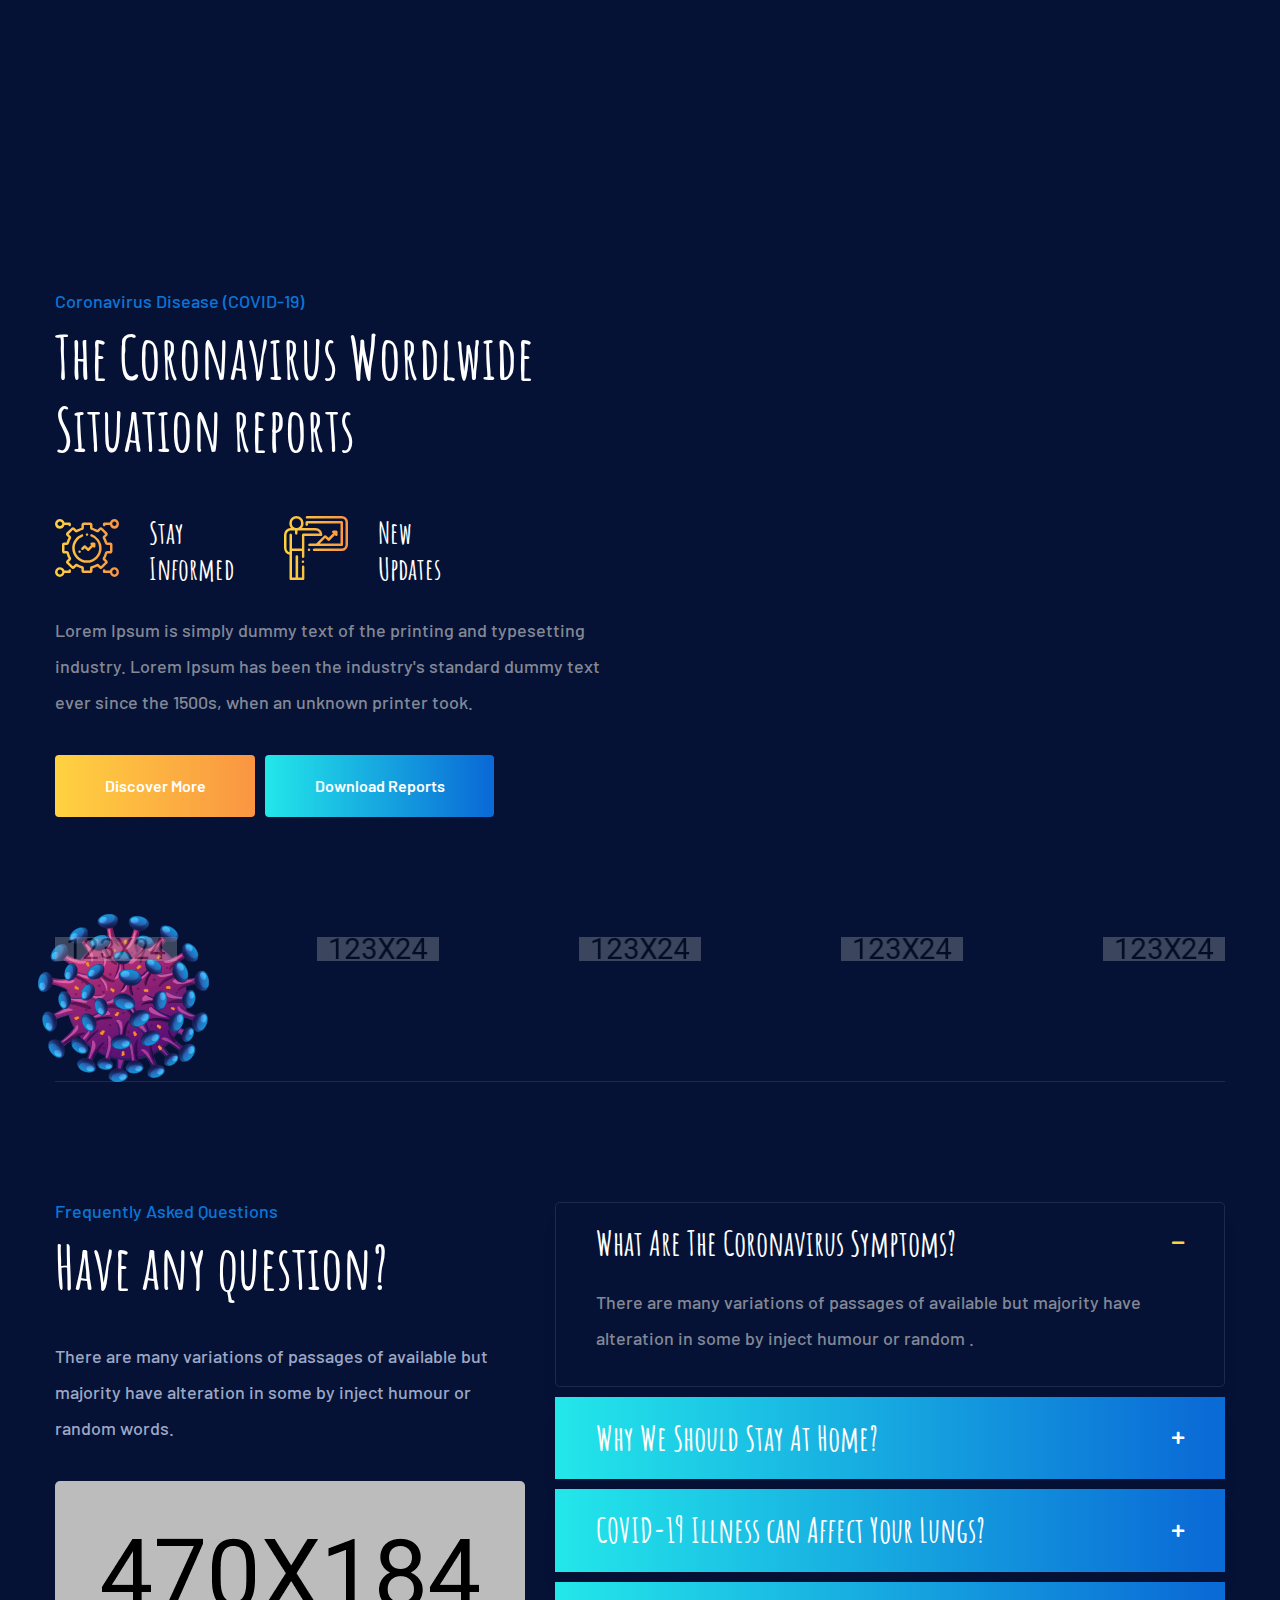
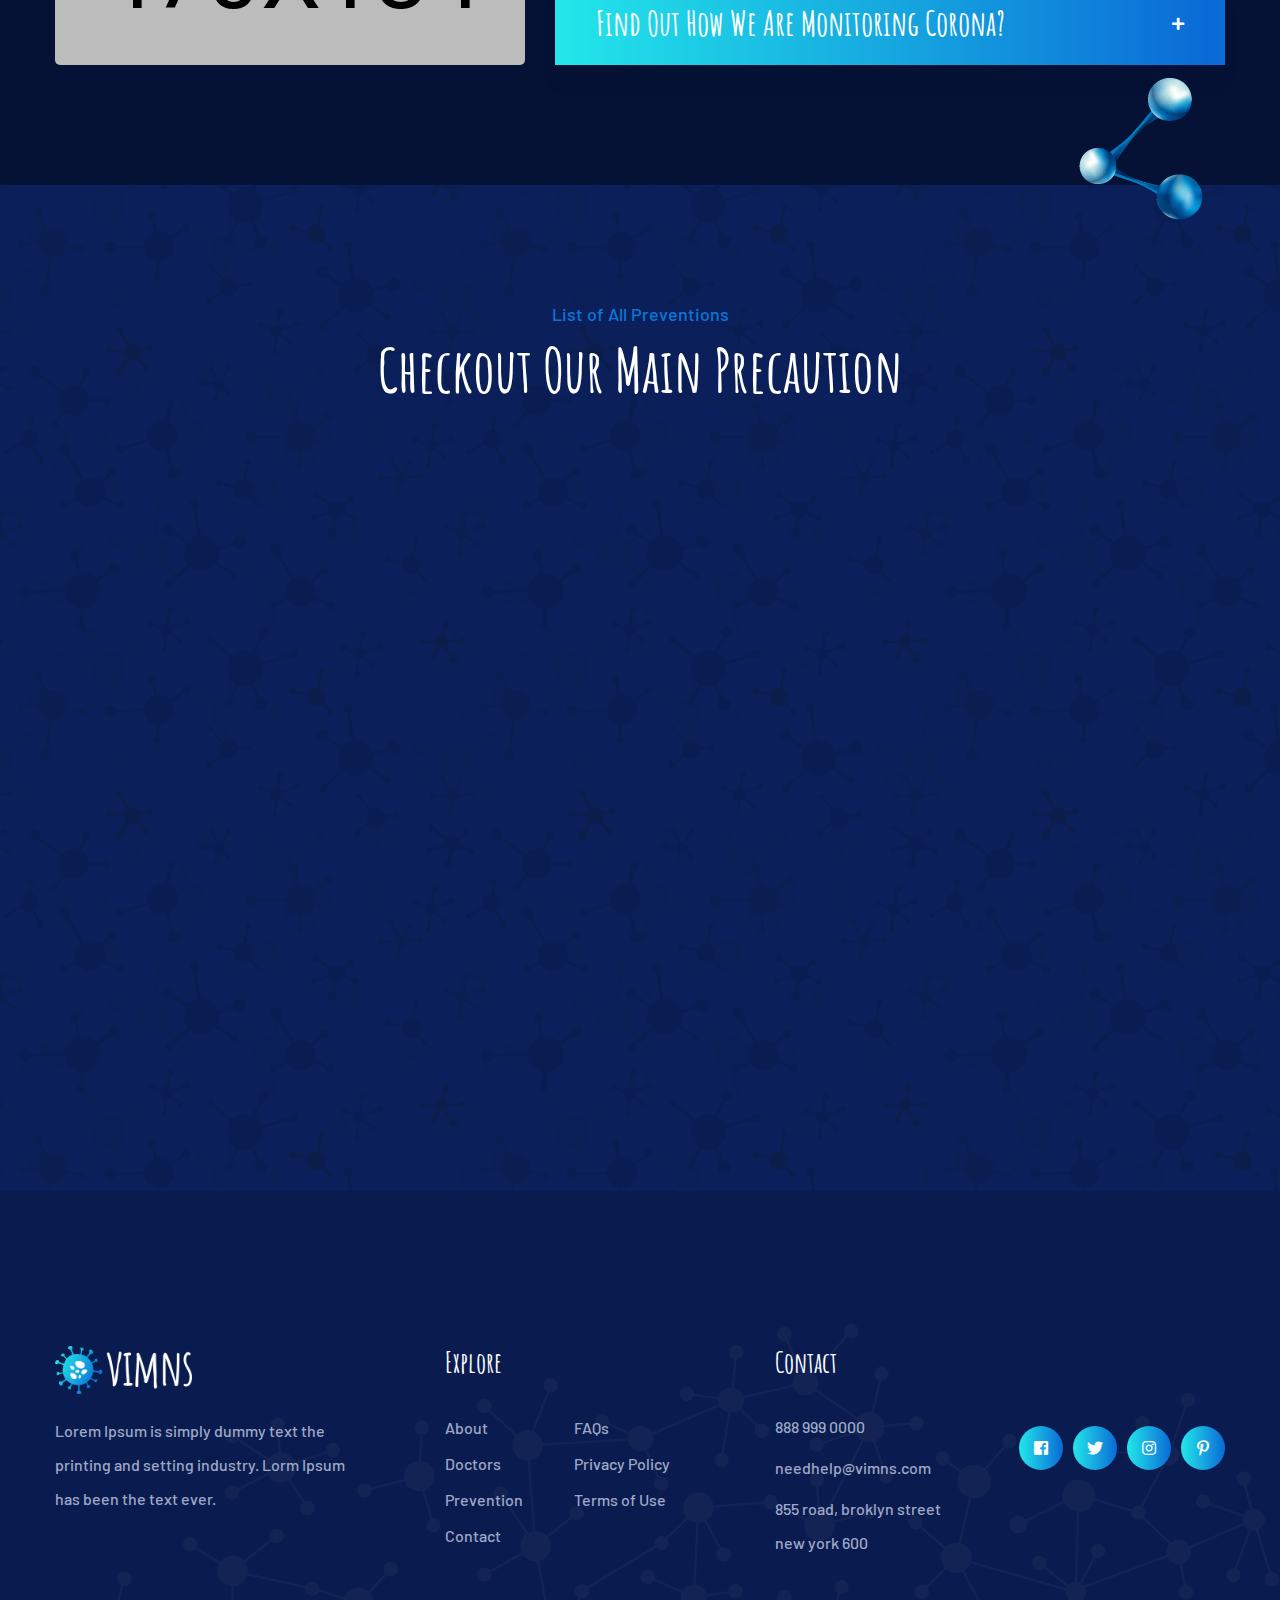
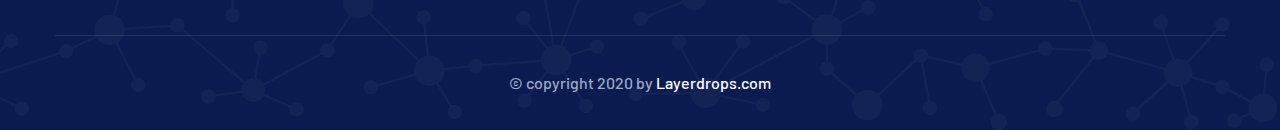
<file: index-d.html>
<!DOCTYPE html>
<html lang="en">

<head>
    <meta charset="UTF-8">
    <meta name="viewport" content="width=device-width, initial-scale=1.0">
    <meta http-equiv="X-UA-Compatible" content="ie=edge">
    <title>Home 01 Dark || Vimns || Coronavirus Medical Prevention HTML Template</title>
    <link rel="apple-touch-icon" sizes="180x180" href="assets/images/favicons/apple-touch-icon.png">
    <link rel="icon" type="image/png" sizes="32x32" href="assets/images/favicons/favicon-32x32.png">
    <link rel="icon" type="image/png" sizes="16x16" href="assets/images/favicons/favicon-16x16.png">
    <link rel="manifest" href="assets/images/favicons/site.webmanifest">

    <!-- plugin scripts -->

    <link href="https://fonts.googleapis.com/css?family=Amatic+SC:400,700%7CBarlow:300,400,500,600,700,800,900%7CPT+Sans:400,700&display=swap" rel="stylesheet">


    <link rel="stylesheet" href="assets/css/animate.min.css">
    <link rel="stylesheet" href="assets/css/bootstrap.min.css">
    <link rel="stylesheet" href="assets/css/owl.carousel.min.css">
    <link rel="stylesheet" href="assets/css/owl.theme.default.min.css">
    <link rel="stylesheet" href="assets/css/magnific-popup.css">
    <link rel="stylesheet" href="assets/css/fontawesome-all.min.css">
    <link rel="stylesheet" href="assets/css/bootstrap-select.min.css">
    <link rel="stylesheet" href="assets/css/jquery.mCustomScrollbar.min.css">
    <link rel="stylesheet" href="assets/css/bootstrap-datepicker.min.css">
    <link rel="stylesheet" href="assets/css/vimns-icons.css">



    <!-- template styles -->
    <link rel="stylesheet" href="assets/css/main.css">
    <link rel="stylesheet" href="assets/css/responsive.css">





    <link rel="stylesheet" href="assets/css/dark.css">



</head>

<body>
    <div class="preloader">
        <img src="assets/images/loader.png" class="preloader__image" alt="">
    </div><!-- /.preloader -->
    <div class="page-wrapper">

        <header class="site-header-one">
            <nav class="main-nav__one stricky">
                <div class="container-fluid">
                    <div class="main-nav__logo-box">
                        <a href="index.html">
                            <img width="137" src="assets/images/logo-1-1.png" alt="">
                        </a>
                        <a href="#" class="side-menu__toggler"><i class="fa fa-bars"></i></a>
                    </div><!-- /.main-nav__logo-box -->
                    <div class="main-nav__main-navigation">
                        <ul class=" main-nav__navigation-box">
                            <li class="dropdown">
                                <a href="index.html">Home</a>
                                <ul>
                                    <li><a href="index.html">Home 01</a></li>
                                    <li><a href="index-2.html">Home 02</a></li>
                                    <li><a href="index-rtl.html">Home RTL</a></li>
                                    <li class="dropdown"><a href="#">Header Styles</a>
                                        <ul>
                                            <li><a href="index.html">Header 01</a></li>
                                            <li><a href="index-2.html">Header 02</a></li>
                                            <!-- <li><a href="index-5.html">Header 05</a></li> -->
                                        </ul><!-- /.sub-menu -->
                                    </li>
                                    <li class="dropdown"><a href="#">Dark Styles</a>
                                        <ul>
                                            <li><a href="index-d.html">Dark 01</a></li>
                                            <li><a href="index-d-2.html">Dark 02</a></li>
                                        </ul><!-- /.sub-menu -->
                                    </li>
                                </ul><!-- /.sub-menu -->
                            </li>
                            <li>
                                <a href="about.html">About</a>
                            </li>
                            <li>
                                <a href="prevention.html">Preventions</a>
                            </li>
                            <li>
                                <a href="faqs.html">FAQs</a>
                            </li>

                            <li class="dropdown">
                                <a href="news.html">News</a>
                                <ul>
                                    <li><a href="news.html">News Page</a></li>
                                    <li><a href="news-details.html">News Details</a></li>
                                </ul><!-- /.sub-menu -->
                            </li>
                            <li>
                                <a href="contact.html">Contact</a>
                            </li>
                        </ul>
                    </div><!-- /.main-nav__main-navigation -->
                    <div class="main-nav__cta">
                        <div class="main-nav__cta-icon">
                            <i class="vimns-icon-phone"></i>
                        </div><!-- /.main-nav__cta-icon -->
                        <div class="main-nav__cta-content">
                            <h3><a href="tel:666-888-0000">666 888 0000</a></h3>
                            <p>Helpline</p>
                        </div><!-- /.main-nav__cta-content -->
                    </div><!-- /.main-nav__cta -->
                    <div class="main-nav__right">
                        <a href="prevention.html" class="main-nav__btn">Prevention</a><!-- /.main-nav__btn -->
                    </div><!-- /.main-nav__right -->
                </div><!-- /.container-fluid -->
            </nav><!-- /.main-nav__one -->

        </header><!-- /.site-header-one -->

        <section class="banner-one">
            <img src="assets/images/shapes/banner-bg-shape-1-1.png" alt="" class="banner-one__moc">
            <div class="container">
                <div class="banner-one__video wow fadeInUp" data-wow-animation-duration="1500ms">
                    <img src="assets/images/resources/video-1-1.jpg" alt="">
                    <a href="https://www.youtube.com/watch?v=Xj1nUFFVK1E" class="video-popup banner-one__video-btn"><i class="fa fa-play"></i></a>
                </div><!-- /.banner-one__video -->
                <div class="row">
                    <div class="col-lg-6">
                        <div class="banner-one__content">
                            <h3>How To Protect Yourself <br>
                                From <span>CoronaVirus?</span></h3>
                            <p>Nulla facilisi. Proin felis neque, suscipit egestas erat a <br> tincidunt finibus magna
                                consectetur lacus.</p>
                            <a href="about.html" class="thm-btn banner-one__btn">Discover More</a>
                            <!-- /.thm-btn banner-one__btn -->
                        </div><!-- /.banner-one__content -->
                    </div><!-- /.col-lg-6 -->
                </div><!-- /.row -->
            </div><!-- /.container -->
        </section><!-- /.banner-one -->

        <section class="cta-three">
            <img src="assets/images/dark/shapes/about-bg-1-1.png" class="cta-three__bg" alt="">
            <div class="container">
                <div class="inner-container">
                    <div class="cta-three__icon">
                        <i class="vimns-icon-alert"></i>
                    </div><!-- /.cta-three__icon -->
                    <div class="cta-three__content">
                        <h3>Coronavirus disease COVID-19 Alert</h3>
                        <div class="cta-three__btn-block">
                            <a href="contact.html" class="cta-three__btn">Help and Information</a><!-- /.cta-three__btn -->
                        </div><!-- /.cta-three__btn-block -->
                    </div><!-- /.cta-three__content -->
                </div><!-- /.inner-container -->
            </div><!-- /.container -->
        </section><!-- /.cta-three -->

        <section class="about-one">
            <img src="assets/images/shapes/virus-shape-1-1.png" class="about-one__virus" alt="">
            <div class="container">
                <div class="inner-container">
                    <div class="row">
                        <div class="col-lg-6">
                            <div class="about-one__images wow fadeInLeft" data-wow-animation-duration="1500ms">
                                <img src="assets/images/resources/about-1-1.jpg" alt="">
                                <img src="assets/images/resources/about-1-2.jpg" alt="">
                                <a href="href=https://www.youtube.com/watch?v=Xj1nUFFVK1E" class="about-one__video-btn video-popup"><i class="fa fa-play"></i></a>
                                <!-- /.about-one__video-btn video-popup -->
                            </div><!-- /.about-one__images -->
                            <div class="about-one__fact-wrap">
                                <div class="about-one__fact">
                                    <div class="about-one__fact-icon">
                                        <i class="vimns-icon-mask"></i>
                                    </div><!-- /.about-one__fact-icon -->
                                    <div class="about-one__fact-content">
                                        <h4>387000</h4>
                                        <p>Recovered <br> Patients</p>
                                    </div><!-- /.about-one__fact-content -->
                                </div><!-- /.about-one__fact -->
                            </div><!-- /.about-one__fact-wrap -->
                        </div><!-- /.col-lg-6 -->
                        <div class="col-lg-6">
                            <div class="about-one__content">
                                <div class="block-title text-left">
                                    <p>Introduction of Coronavirus </p>
                                    <h3>Coronavirus disease (COVID-19)</h3>
                                </div><!-- /.block-title -->
                                <div class="about-one__icon-box">
                                    <div class="about-one__icon">
                                        <i class="vimns-icon-virus"></i>
                                    </div><!-- /.about-one__icon -->
                                    <div class="about-one__icon-content">
                                        <p>Coronavirus disease is an infectious disease caused by a new virus.</p>
                                    </div><!-- /.about-one__icon-content -->
                                </div><!-- /.about-one__icon-box -->
                                <p>There are many variations of passages of Lorem Ipsum available, but the majority have
                                    suffered alteration in some form, by injected humour, or not that ahnd randomised.</p>

                                <ul class="list-unstyled about-one__list">
                                    <li><i class="vimns-icon-tick"></i> Wash your hands regularly for 20 seconds.</li>
                                    <li><i class="vimns-icon-tick"></i> Cover your nose and mouth with a disposable tissue.</li>
                                    <li><i class="vimns-icon-tick"></i> Avoid close contact (1 meter or 3 feet) with people.
                                    </li>
                                    <li><i class="vimns-icon-tick"></i> Stay home and self-isolate from others in the household.
                                    </li>
                                    <li><i class="vimns-icon-tick"></i> Protect yourself and help prevent spreading the virus.
                                    </li>
                                </ul><!-- /.list-unstyled about-one__list -->
                                <a href="#" class="thm-btn about-one__btn">Discover More</a><!-- /.thm-btn about-one__btn -->
                            </div><!-- /.about-one__content -->
                        </div><!-- /.col-lg-6 -->
                    </div><!-- /.row -->
                </div><!-- /.inner-container -->
            </div><!-- /.container -->
        </section><!-- /.about-one -->

        <section class="funfact-one">
            <div class="container">
                <img src="assets/images/shapes/funfact-virus-1-1.png" class="funfact-one__virus-1" alt="">
                <img src="assets/images/shapes/funfact-virus-1-2.png" class="funfact-one__virus-2" alt="">
                <h3><span class="counter">468,9800</span></h3>
                <p>People are Infected by this Virus</p>
            </div><!-- /.container -->
        </section><!-- /.funfact-one -->

        <section class="service-one">
            <div class="container">
                <div class="block-title text-center">
                    <p>Virus Arround the Globe </p>
                    <h3>How Virus is Spreading</h3>
                </div><!-- /.block-title -->

                <div class="row no-gutters">
                    <div class="col-lg-4 wow fadeInLeft" data-wow-animation-duration="1500ms">
                        <div class="service-one__single">
                            <div class="service-one__inner">
                                <div class="service-one__image">
                                    <img src="assets/images/shapes/service-i-1.png" alt="">
                                </div><!-- /.service-one__image -->
                                <div class="service-one__content">
                                    <h3><a href="#">Close Contact With an Infected Person </a></h3>
                                    <p> There are many variations of passages of lorem Ipsum but the available majority. </p>
                                    <a href="#" class="service-one__link"><i class="vimns-icon-front"></i></a>
                                    <!-- /.service-one__link -->
                                </div><!-- /.service-one__content -->
                            </div><!-- /.service-one__inner -->

                        </div><!-- /.service-one__single -->
                    </div><!-- /.col-lg-4 -->
                    <div class="col-lg-4 wow fadeInUp" data-wow-animation-duration="1500ms">
                        <div class="service-one__single">
                            <div class="service-one__inner">
                                <div class="service-one__image">
                                    <img src="assets/images/shapes/service-i-2.png" alt="">
                                </div><!-- /.service-one__image -->
                                <div class="service-one__content">
                                    <h3><a href="#">Close Contact With an Infected Person </a></h3>
                                    <p> There are many variations of passages of lorem Ipsum but the available majority. </p>
                                    <a href="#" class="service-one__link"><i class="vimns-icon-front"></i></a>
                                    <!-- /.service-one__link -->
                                </div><!-- /.service-one__content -->
                            </div><!-- /.service-one__inner -->

                        </div><!-- /.service-one__single -->
                    </div><!-- /.col-lg-4 -->
                    <div class="col-lg-4 wow fadeInRight" data-wow-animation-duration="1500ms">
                        <div class="service-one__single">
                            <div class="service-one__inner">
                                <div class="service-one__image">
                                    <img src="assets/images/shapes/service-i-3.png" alt="">
                                </div><!-- /.service-one__image -->
                                <div class="service-one__content">
                                    <h3><a href="#">Close Contact With an Infected Person </a></h3>
                                    <p> There are many variations of passages of lorem Ipsum but the available majority. </p>
                                    <a href="#" class="service-one__link"><i class="vimns-icon-front"></i></a>
                                    <!-- /.service-one__link -->
                                </div><!-- /.service-one__content -->
                            </div><!-- /.service-one__inner -->

                        </div><!-- /.service-one__single -->
                    </div><!-- /.col-lg-4 -->
                </div><!-- /.row -->
            </div><!-- /.container -->
        </section><!-- /.service-one -->

        <section class="prevention-one prevention-one__home-1">
            <div class="container">
                <div class="row">
                    <div class="col-lg-6">
                        <div class="prevention-one__box">
                            <div class="prevention-one__box-top">
                                <h3>Things You Should Do</h3>
                            </div><!-- /.prevention-one__box-top -->
                            <div class="prevention-one__box-bottom">
                                <div class="prevention-one__single">
                                    <div class="prevention-one__icon">
                                        <div class="prevention-one__icon-inner">
                                            <img src="assets/images/shapes/should-do-i-1-1.png" alt="">
                                        </div><!-- /.prevention-one__icon-inner -->
                                    </div><!-- /.prevention-one__icon -->
                                    <div class="prevention-one__content">
                                        <h3>Wash Your Hands 20 Seconds </h3>
                                        <p>There are many of passages of lorem Ipsum but the available majority.</p>
                                    </div><!-- /.prevention-one__content -->
                                </div><!-- /.prevention-one__single -->

                                <div class="prevention-one__single">
                                    <div class="prevention-one__icon">
                                        <div class="prevention-one__icon-inner">
                                            <img src="assets/images/shapes/should-do-i-1-2.png" alt="">
                                        </div><!-- /.prevention-one__icon-inner -->
                                    </div><!-- /.prevention-one__icon -->
                                    <div class="prevention-one__content">
                                        <h3>Wash Your Hands 20 Seconds </h3>
                                        <p>There are many of passages of lorem Ipsum but the available majority.</p>
                                    </div><!-- /.prevention-one__content -->
                                </div><!-- /.prevention-one__single -->

                                <div class="prevention-one__single">
                                    <div class="prevention-one__icon">
                                        <div class="prevention-one__icon-inner">
                                            <img src="assets/images/shapes/should-do-i-1-3.png" alt="">
                                        </div><!-- /.prevention-one__icon-inner -->
                                    </div><!-- /.prevention-one__icon -->
                                    <div class="prevention-one__content">
                                        <h3>Wash Your Hands 20 Seconds </h3>
                                        <p>There are many of passages of lorem Ipsum but the available majority.</p>
                                    </div><!-- /.prevention-one__content -->
                                </div><!-- /.prevention-one__single -->
                                <div class="prevention-one__single">
                                    <div class="prevention-one__icon">
                                        <div class="prevention-one__icon-inner">
                                            <img src="assets/images/shapes/should-do-i-1-4.png" alt="">
                                        </div><!-- /.prevention-one__icon-inner -->
                                    </div><!-- /.prevention-one__icon -->
                                    <div class="prevention-one__content">
                                        <h3>Wash Your Hands 20 Seconds </h3>
                                        <p>There are many of passages of lorem Ipsum but the available majority.</p>
                                    </div><!-- /.prevention-one__content -->
                                </div><!-- /.prevention-one__single -->
                            </div><!-- /.prevention-one__box-bottom -->
                        </div><!-- /.prevention-one__box -->
                    </div><!-- /.col-lg-6 -->
                    <div class="col-lg-6">
                        <div class="prevention-one__box">
                            <div class="prevention-one__box-top">
                                <h3>Things You Shouldn't Do</h3>
                            </div><!-- /.prevention-one__box-top -->
                            <div class="prevention-one__box-bottom">
                                <div class="prevention-one__single">
                                    <div class="prevention-one__icon">
                                        <div class="prevention-one__icon-inner">
                                            <img src="assets/images/shapes/should-no-i-1-1.png" alt="">
                                        </div><!-- /.prevention-one__icon-inner -->
                                    </div><!-- /.prevention-one__icon -->
                                    <div class="prevention-one__content">
                                        <h3>Wash Your Hands 20 Seconds </h3>
                                        <p>There are many of passages of lorem Ipsum but the available majority.</p>
                                    </div><!-- /.prevention-one__content -->
                                </div><!-- /.prevention-one__single -->

                                <div class="prevention-one__single">
                                    <div class="prevention-one__icon">
                                        <div class="prevention-one__icon-inner">
                                            <img src="assets/images/shapes/should-no-i-1-2.png" alt="">
                                        </div><!-- /.prevention-one__icon-inner -->
                                    </div><!-- /.prevention-one__icon -->
                                    <div class="prevention-one__content">
                                        <h3>Wash Your Hands 20 Seconds </h3>
                                        <p>There are many of passages of lorem Ipsum but the available majority.</p>
                                    </div><!-- /.prevention-one__content -->
                                </div><!-- /.prevention-one__single -->

                                <div class="prevention-one__single">
                                    <div class="prevention-one__icon">
                                        <div class="prevention-one__icon-inner">
                                            <img src="assets/images/shapes/should-no-i-1-3.png" alt="">
                                        </div><!-- /.prevention-one__icon-inner -->
                                    </div><!-- /.prevention-one__icon -->
                                    <div class="prevention-one__content">
                                        <h3>Wash Your Hands 20 Seconds </h3>
                                        <p>There are many of passages of lorem Ipsum but the available majority.</p>
                                    </div><!-- /.prevention-one__content -->
                                </div><!-- /.prevention-one__single -->
                                <div class="prevention-one__single">
                                    <div class="prevention-one__icon">
                                        <div class="prevention-one__icon-inner">
                                            <img src="assets/images/shapes/should-no-i-1-4.png" alt="">
                                        </div><!-- /.prevention-one__icon-inner -->
                                    </div><!-- /.prevention-one__icon -->
                                    <div class="prevention-one__content">
                                        <h3>Wash Your Hands 20 Seconds </h3>
                                        <p>There are many of passages of lorem Ipsum but the available majority.</p>
                                    </div><!-- /.prevention-one__content -->
                                </div><!-- /.prevention-one__single -->
                            </div><!-- /.prevention-one__box-bottom -->
                        </div><!-- /.prevention-one__box -->
                    </div><!-- /.col-lg-6 -->
                </div><!-- /.row -->
            </div><!-- /.container -->
        </section><!-- /.prevention-one -->

        <section class="cta-two wow fadeInUp" data-wow-animation-duration="1500ms" style="background-image: url(assets/images/background/cta-bg-1-1.jpg);">
            <div class="container">
                <h3>It’s Our Government Job to Project <br>
                    Themselves And Others</h3>
                <a href="contact.html" class="thm-btn cta-two__btn">Contact With Us</a><!-- /.thm-btn cta-two__btn -->
            </div><!-- /.container -->
        </section><!-- /.cta-two -->


        <section class="about-two">
            <img src="assets/images/dark/resources/fact-moc-1-1.png" class="about-two__moc wow fadeInRight" data-wow-animation-duration="1500ms" alt="">
            <div class="container">
                <div class="row">
                    <div class="col-lg-6">
                        <div class="about-two__content">
                            <div class="block-title text-left">
                                <p>Coronavirus Disease (COVID-19)</p>
                                <h3>The Coronavirus Wordlwide <br> Situation reports</h3>
                            </div><!-- /.block-title -->

                            <div class="about-two__icon-wrap">
                                <div class="about-two__icon-single">
                                    <div class="about-two__icon">
                                        <i class="vimns-icon-screw"></i>
                                    </div><!-- /.about-two__icon -->
                                    <div class="about-two__icon-text">
                                        <h3>Stay <br> Informed</h3>
                                    </div><!-- /.about-two__icon-text -->
                                </div><!-- /.about-two__icon-single -->
                                <div class="about-two__icon-single">
                                    <div class="about-two__icon">
                                        <i class="vimns-icon-work"></i>
                                    </div><!-- /.about-two__icon -->
                                    <div class="about-two__icon-text">
                                        <h3>New <br> Updates</h3>
                                    </div><!-- /.about-two__icon-text -->
                                </div><!-- /.about-two__icon-single -->
                            </div><!-- /.about-two__icon-wrap -->
                            <p>Lorem Ipsum is simply dummy text of the printing and typesetting industry. Lorem Ipsum has been
                                the industry's standard dummy text ever since the 1500s, when an unknown printer took.</p>
                            <div class="about-two__btn-block">
                                <a href="#" class="thm-btn about-two__btn-1">Discover More</a><!-- /.thm-btn -->
                                <a href="#" class="thm-btn about-two__btn-2">Download Reports</a><!-- /.thm-btn -->
                            </div><!-- /.about-two__btn-block -->
                        </div><!-- /.about-two__content -->
                    </div><!-- /.col-lg-6 -->
                </div><!-- /.row -->
            </div><!-- /.container -->
        </section><!-- /.about-two -->

        <div class="brand-one">
            <img src="assets/images/shapes/virus-shape-1-2.png" class="brand-one__shape" alt="">
            <div class="container">
                <div class="brand-one__carousel owl-theme owl-carousel thm__owl-carousel" data-options='{"nav": false, "autoplay": true, "autoplayTimeout": 5000, "smartSpeed": 700, "dots": false, "margin": 140, "responsive": { "0": { "items": 2, "margin": 20 }, "480": { "items": 2, "margin": 20 }, "767": { "items": 3, "margin": 20 }, "991": { "items": 4, "margin": 40 }, "1199": { "items": 5 } }}'>
                    <div class="item">
                        <img src="assets/images/dark/brand/envato-1-1.png" alt="">
                    </div><!-- /.item -->
                    <div class="item">
                        <img src="assets/images/dark/brand/envato-1-1.png" alt="">
                    </div><!-- /.item -->
                    <div class="item">
                        <img src="assets/images/dark/brand/envato-1-1.png" alt="">
                    </div><!-- /.item -->
                    <div class="item">
                        <img src="assets/images/dark/brand/envato-1-1.png" alt="">
                    </div><!-- /.item -->
                    <div class="item">
                        <img src="assets/images/dark/brand/envato-1-1.png" alt="">
                    </div><!-- /.item -->
                    <div class="item">
                        <img src="assets/images/dark/brand/envato-1-1.png" alt="">
                    </div><!-- /.item -->
                    <div class="item">
                        <img src="assets/images/dark/brand/envato-1-1.png" alt="">
                    </div><!-- /.item -->
                    <div class="item">
                        <img src="assets/images/dark/brand/envato-1-1.png" alt="">
                    </div><!-- /.item -->
                    <div class="item">
                        <img src="assets/images/dark/brand/envato-1-1.png" alt="">
                    </div><!-- /.item -->
                    <div class="item">
                        <img src="assets/images/dark/brand/envato-1-1.png" alt="">
                    </div><!-- /.item -->
                </div><!-- /.brand-one__carousel owl-theme owl-carousel thm__owl-carousel -->
            </div><!-- /.container -->
        </div><!-- /.brand-one -->

        <section class="faq-one faq-one__home-one">
            <img src="assets/images/shapes/virus-shape-1-3.png" class="faq-one__virus" alt="">
            <div class="container">
                <div class="row">
                    <div class="col-lg-5">
                        <div class="faq-one__block">
                            <div class="block-title text-left">
                                <p>Frequently Asked Questions </p>
                                <h3>Have any question?</h3>
                            </div><!-- /.block-title -->
                            <p>There are many variations of passages of available but majority have alteration in some by inject
                                humour or <br> random words. </p>
                            <img src="assets/images/resources/faq-1-1.jpg" alt="">
                        </div><!-- /.faq-one__block -->
                    </div><!-- /.col-lg-5 -->
                    <div class="col-lg-7">
                        <div class="accrodion-grp" data-grp-name="faq-one-accrodion">
                            <div class="accrodion active">
                                <div class="accrodion-title">
                                    <h4>What Are The Coronavirus Symptoms?</h4>
                                </div>
                                <div class="accrodion-content">
                                    <div class="inner">
                                        <p>There are many variations of passages of available but majority have alteration in
                                            some by inject humour or random . </p>
                                    </div><!-- /.inner -->
                                </div>
                            </div>
                            <div class="accrodion ">
                                <div class="accrodion-title">
                                    <h4>Why We Should Stay At Home?</h4>
                                </div>
                                <div class="accrodion-content">
                                    <div class="inner">
                                        <p>There are many variations of passages of available but majority have alteration in
                                            some by inject humour or random . </p>
                                    </div><!-- /.inner -->
                                </div>
                            </div>
                            <div class="accrodion ">
                                <div class="accrodion-title">
                                    <h4>COVID-19 Illness can Affect Your Lungs?</h4>
                                </div>
                                <div class="accrodion-content">
                                    <div class="inner">
                                        <p>There are many variations of passages of available but majority have alteration in
                                            some by inject humour or random . </p>
                                    </div><!-- /.inner -->
                                </div>
                            </div>
                            <div class="accrodion ">
                                <div class="accrodion-title">
                                    <h4>Find Out How We Are Monitoring Corona?</h4>
                                </div>
                                <div class="accrodion-content">
                                    <div class="inner">
                                        <p>There are many variations of passages of available but majority have alteration in
                                            some by inject humour or random . </p>
                                    </div><!-- /.inner -->
                                </div>
                            </div>

                        </div>
                    </div><!-- /.col-lg-7 -->

                </div><!-- /.row -->
            </div><!-- /.container -->
        </section><!-- /.faq-one faq-one__home-one -->

        <section class="blog-one blog-one__home">
            <div class="container">
                <div class="block-title text-center">
                    <p>List of All Preventions </p>
                    <h3>Checkout Our Main Precaution</h3>
                </div><!-- /.block-title text-center -->
                <div class="row">
                    <div class="col-lg-4 wow fadeInLeft" data-wow-animation-duration="1500ms" data-wow-animation-delay="000ms">
                        <div class="blog-one__single">
                            <div class="blog-one__single-inner">
                                <div class="blog-one__image">
                                    <a href="news-details.html">+</a>
                                    <img src="assets/images/blog/blog-1-1.jpg" alt="">
                                </div><!-- /.blog-one__image -->
                                <div class="blog-one__content">
                                    <ul class="blog-one__meta list-unstyled">
                                        <li><a href="#">22 Mar, 2020</a></li>
                                        <li><a href="#">2 Comments</a></li>
                                    </ul><!-- /.blog-one__meta list-unstyled -->
                                    <h3><a href="news-details.html">Can Face Mask protect me From Coronavirus?</a></h3>
                                </div><!-- /.blog-one__content -->
                            </div><!-- /.blog-one__single-inner -->
                        </div><!-- /.blog-one__single -->
                    </div><!-- /.col-lg-4 -->
                    <div class="col-lg-4 wow fadeInUp" data-wow-animation-duration="1500ms" data-wow-animation-delay="100ms">
                        <div class="blog-one__single">
                            <div class="blog-one__single-inner">
                                <div class="blog-one__image">
                                    <a href="news-details.html">+</a>
                                    <img src="assets/images/blog/blog-1-2.jpg" alt="">
                                </div><!-- /.blog-one__image -->
                                <div class="blog-one__content">
                                    <ul class="blog-one__meta list-unstyled">
                                        <li><a href="#">22 Mar, 2020</a></li>
                                        <li><a href="#">2 Comments</a></li>
                                    </ul><!-- /.blog-one__meta list-unstyled -->
                                    <h3><a href="news-details.html">Even dead cats bounce. Throughput. Hit the</a></h3>
                                </div><!-- /.blog-one__content -->
                            </div><!-- /.blog-one__single-inner -->
                        </div><!-- /.blog-one__single -->
                    </div><!-- /.col-lg-4 -->
                    <div class="col-lg-4 wow fadeInRight" data-wow-animation-duration="1500ms" data-wow-animation-delay="200ms">
                        <div class="blog-one__single">
                            <div class="blog-one__single-inner">
                                <div class="blog-one__image">
                                    <a href="news-details.html">+</a>
                                    <img src="assets/images/blog/blog-1-3.jpg" alt="">
                                </div><!-- /.blog-one__image -->
                                <div class="blog-one__content">
                                    <ul class="blog-one__meta list-unstyled">
                                        <li><a href="#">22 Mar, 2020</a></li>
                                        <li><a href="#">2 Comments</a></li>
                                    </ul><!-- /.blog-one__meta list-unstyled -->
                                    <h3><a href="news-details.html">Highlights window-licker touch base. This medium</a></h3>
                                </div><!-- /.blog-one__content -->
                            </div><!-- /.blog-one__single-inner -->
                        </div><!-- /.blog-one__single -->
                    </div><!-- /.col-lg-4 -->
                </div>
            </div><!-- /.container -->
        </section><!-- /.blog-one blog-one__home -->

        <section class="mailchimp-one">
            <div class="container">
                <div class="inner-container wow fadeInUp " data-wow-animation-duration="1500ms">
                    <div class="mailchimp-one__icon">
                        <i class="vimns-icon-mail"></i>
                    </div><!-- /.mailchimp-one__icon -->
                    <form action="#" class="mailchimp-one__form">
                        <div class="mailchimp-one__input">
                            <input type="text" placeholder="Enter your email address">
                        </div><!-- /.mailchimp-one__input -->
                        <button type="submit" class="thm-btn mailchimp-one__btn">Register Now</button><!-- /.thm-btn -->
                    </form><!-- /.mailchimp-one__form -->
                </div><!-- /.inner-container -->
            </div><!-- /.container -->
        </section><!-- /.mailchimp-one -->

        <footer class="site-footer-one site-footer-one__home-one">

            <div class="site-footer-one__upper">
                <div class="container">
                    <div class="row">
                        <div class="col-lg-4">
                            <div class="footer-widget footer-widget__about">
                                <a href="index.html" class="footer-widget__logo">
                                    <img width="137" src="assets/images/logo-1-1.png" alt="">
                                </a>
                                <p>Lorem Ipsum is simply dummy text the printing and setting industry. Lorm Ipsum has been
                                    the
                                    text ever.</p>
                            </div><!-- /.footer-widget footer-widget__about -->
                        </div><!-- /.col-lg-4 -->
                        <div class="col-lg-3">
                            <div class="footer-widget footer-widget__links">
                                <h3 class="footer-widget__title">Explore</h3><!-- /.footer-widget__title -->
                                <div class="footer-widget__links-wrap">
                                    <ul class="list-unstyled footer-widget__links-list">
                                        <li><a href="about.html">About</a></li>
                                        <li><a href="index.html">Doctors</a></li>
                                        <li><a href="prevention.html">Prevention</a></li>
                                        <li><a href="contact.html">Contact</a></li>
                                    </ul><!-- /.list-unstyled -->
                                    <ul class="list-unstyled footer-widget__links-list">
                                        <li><a href="faqs.html">FAQs</a></li>
                                        <li><a href="about.html">Privacy Policy</a></li>
                                        <li><a href="about.html">Terms of Use</a></li>
                                    </ul><!-- /.list-unstyled -->
                                </div><!-- /.footer-widget__links-wrap -->

                            </div><!-- /.footer-widget footer-widget__about -->
                        </div><!-- /.col-lg-3 -->
                        <div class="col-lg-3">
                            <div class="footer-widget footer-widget__contact">
                                <h3 class="footer-widget__title">Contact</h3><!-- /.footer-widget__title -->
                                <p><a href="tel:888-999-0000">888 999 0000</a></p>
                                <p><a href="mailto:needhelp@vimns.com">needhelp@vimns.com</a> </p>
                                <p>855 road, broklyn street <br> new york 600</p>
                            </div><!-- /.footer-widget footer-widget__contact -->
                        </div><!-- /.col-lg-3 -->
                        <div class="col-lg-2 d-flex">
                            <div class="footer-widget my-auto">
                                <div class="footer-widget__social">
                                    <a href="#" class="fab fa-facebook-square"></a>
                                    <a href="#" class="fab fa-twitter"></a>
                                    <a href="#" class="fab fa-instagram"></a>
                                    <a href="#" class="fab fa-pinterest-p"></a>
                                </div><!-- /.footer-widget__social -->
                            </div><!-- /.footer-widget -->
                        </div><!-- /.col-lg-2 -->
                    </div><!-- /.row -->
                </div><!-- /.container -->
            </div><!-- /.site-footer-one__upper -->
            <div class="site-footer-one__bottom">
                <div class="container">
                    <p>© copyright 2020 by <a href="#">Layerdrops.com</a></p>
                </div><!-- /.container -->
            </div><!-- /.site-footer-one__bottom -->
        </footer><!-- /.site-footer-one -->
    </div><!-- /.page-wrapper -->


    <a href="#" data-target="html" class="scroll-to-target scroll-to-top"><i class="fa fa-angle-up"></i></a>


    <div class="side-menu__block">


        <div class="side-menu__block-overlay custom-cursor__overlay">
            <div class="cursor"></div>
            <div class="cursor-follower"></div>
        </div><!-- /.side-menu__block-overlay -->
        <div class="side-menu__block-inner ">
            <div class="side-menu__top justify-content-end">

                <a href="#" class="side-menu__toggler side-menu__close-btn"><img src="assets/images/shapes/close-1-1.png" alt=""></a>
            </div><!-- /.side-menu__top -->


            <nav class="mobile-nav__container">
                <!-- content is loading via js -->
            </nav>
            <div class="side-menu__sep"></div><!-- /.side-menu__sep -->
            <div class="side-menu__content">
                <p>Lorem Ipsum is simply dummy text the printing and setting industry. Lorm Ipsum has been the industry's stanard dummy text ever. </p>
                <p><a href="mailto:needhelp@bizkar.com">needhelp@bizkar.com</a> <br> <a href="tel:888-999-0000">888 999 0000</a></p>
                <div class="side-menu__social">
                    <a class="fab fa-facebook-f" href="#"></a>
                    <a class="fab fa-twitter" href="#"></a>
                    <a class="fab fa-instagram" href="#"></a>
                    <a class="fab fa-pinterest-p" href="#"></a>
                </div>
            </div><!-- /.side-menu__content -->
        </div><!-- /.side-menu__block-inner -->
    </div><!-- /.side-menu__block -->



    <script src="assets/js/jquery.min.js"></script>
    <script src="assets/js/bootstrap.bundle.min.js"></script>
    <script src="assets/js/owl.carousel.min.js"></script>
    <script src="assets/js/waypoints.min.js"></script>
    <script src="assets/js/jquery.counterup.min.js"></script>
    <script src="assets/js/TweenMax.min.js"></script>
    <script src="assets/js/wow.js"></script>
    <script src="assets/js/jquery.magnific-popup.min.js"></script>
    <script src="assets/js/jquery.ajaxchimp.min.js"></script>
    <script src="assets/js/jquery.validate.min.js"></script>
    <script src="assets/js/bootstrap-select.min.js"></script>
    <script src="assets/js/jquery.mCustomScrollbar.concat.min.js"></script>
    <script src="assets/js/bootstrap-datepicker.min.js"></script>
    <script src="assets/js/isotope.js"></script>

    <!-- template scripts -->
    <script src="assets/js/theme.js"></script>
    <script src="assets/js/testimonials-owl.carousel.config.js"></script>
</body>

</html>
</file>
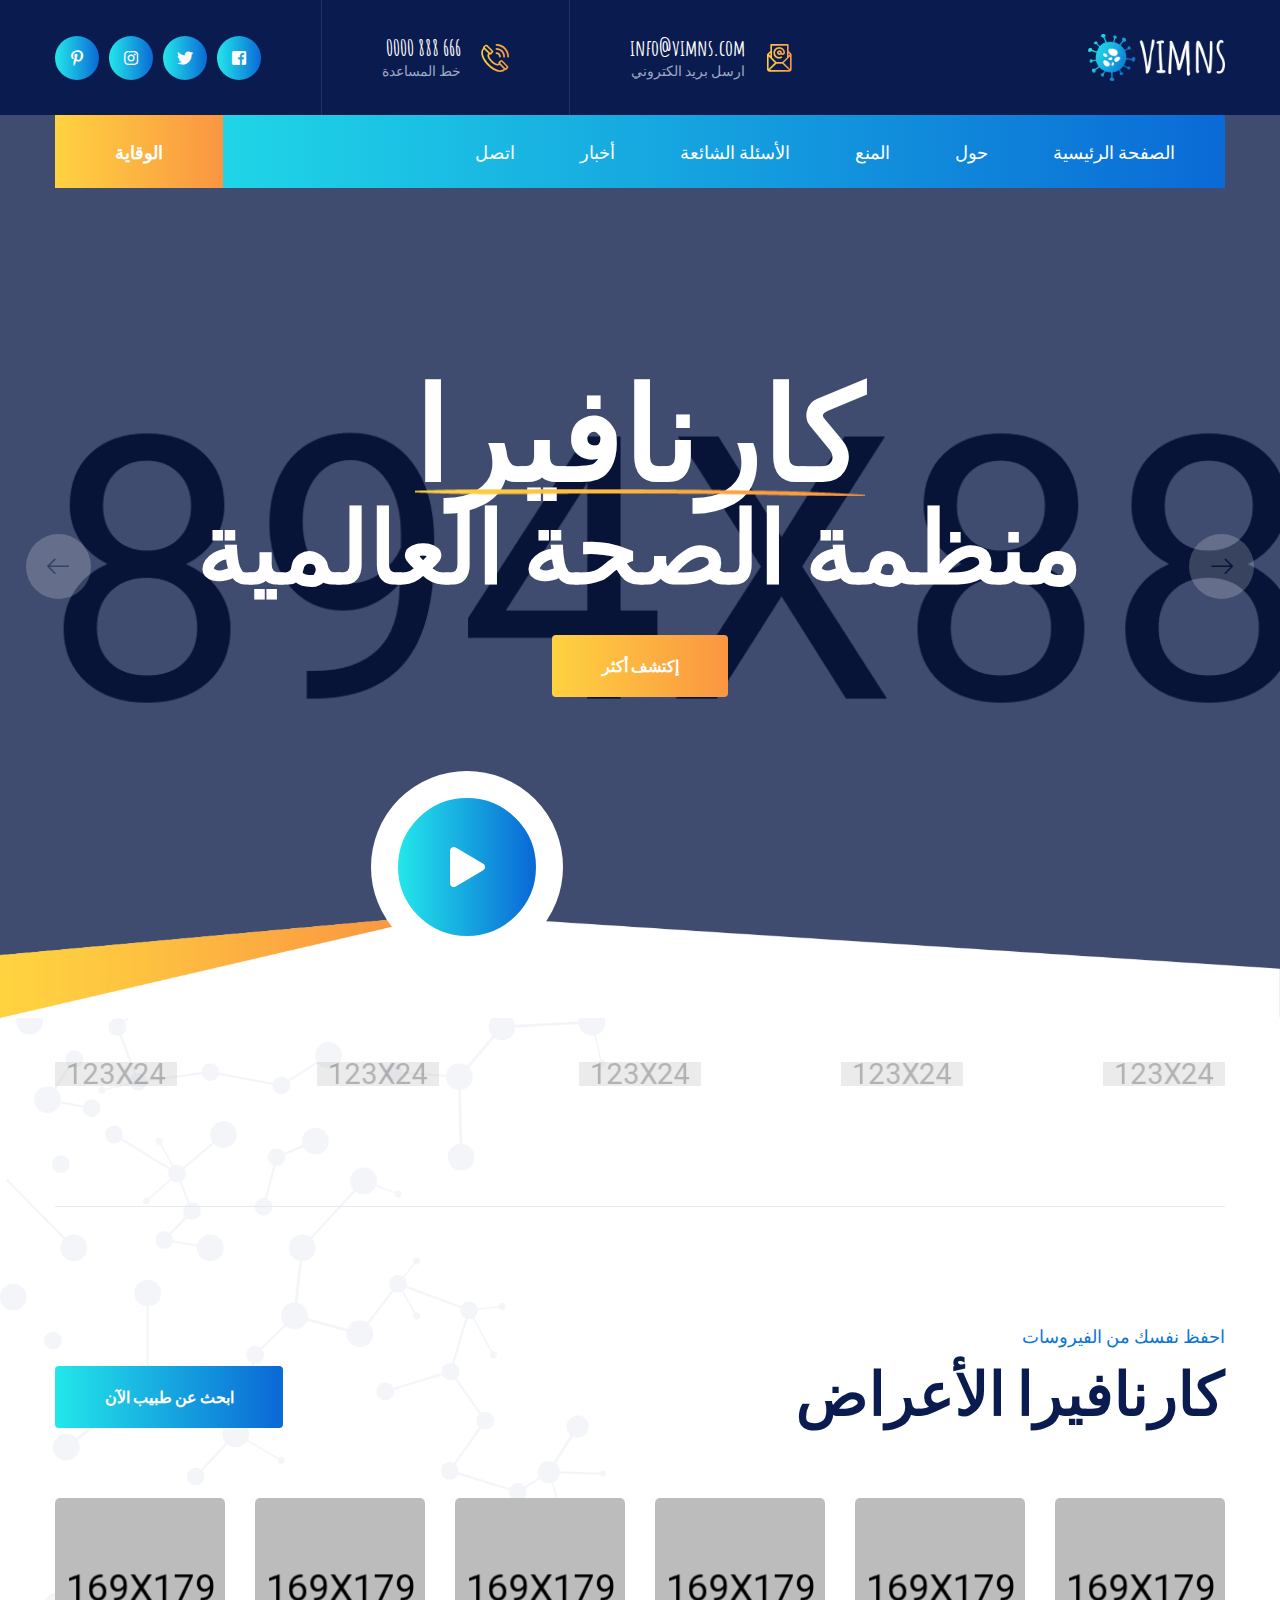
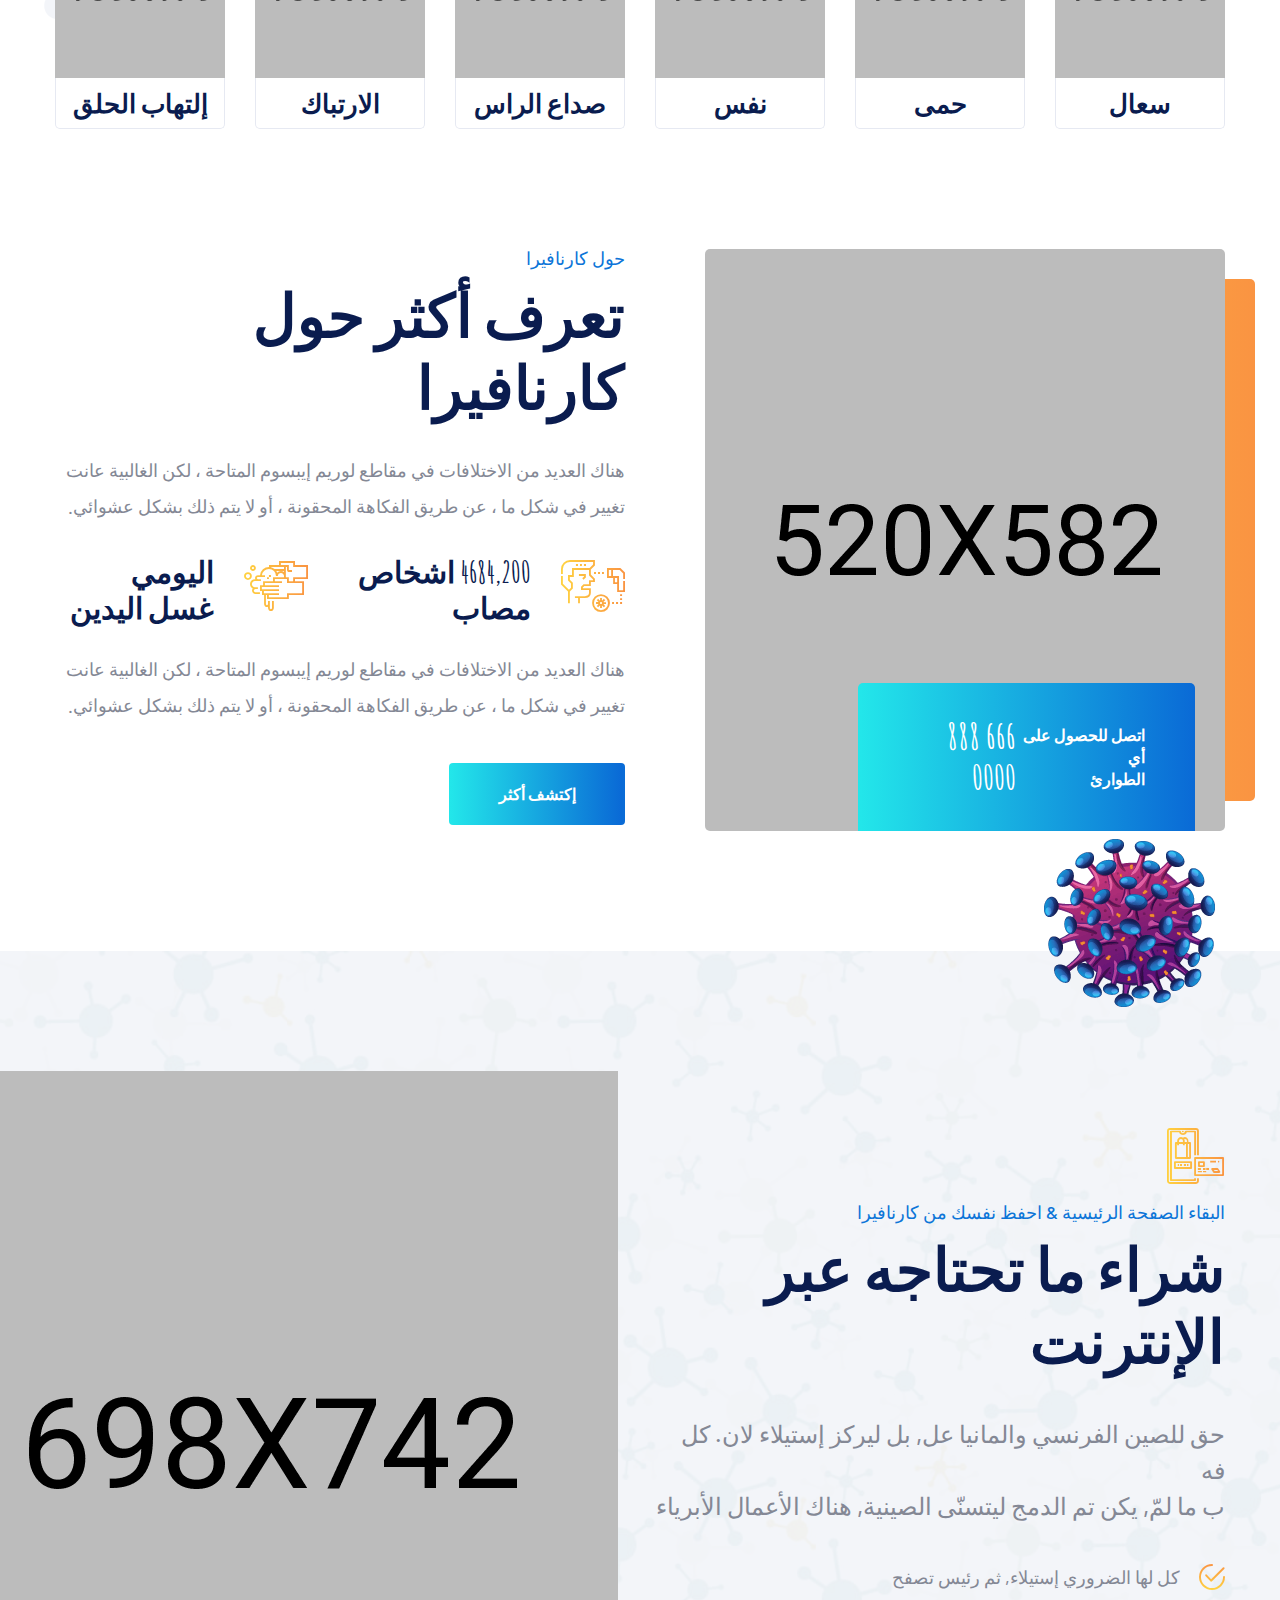
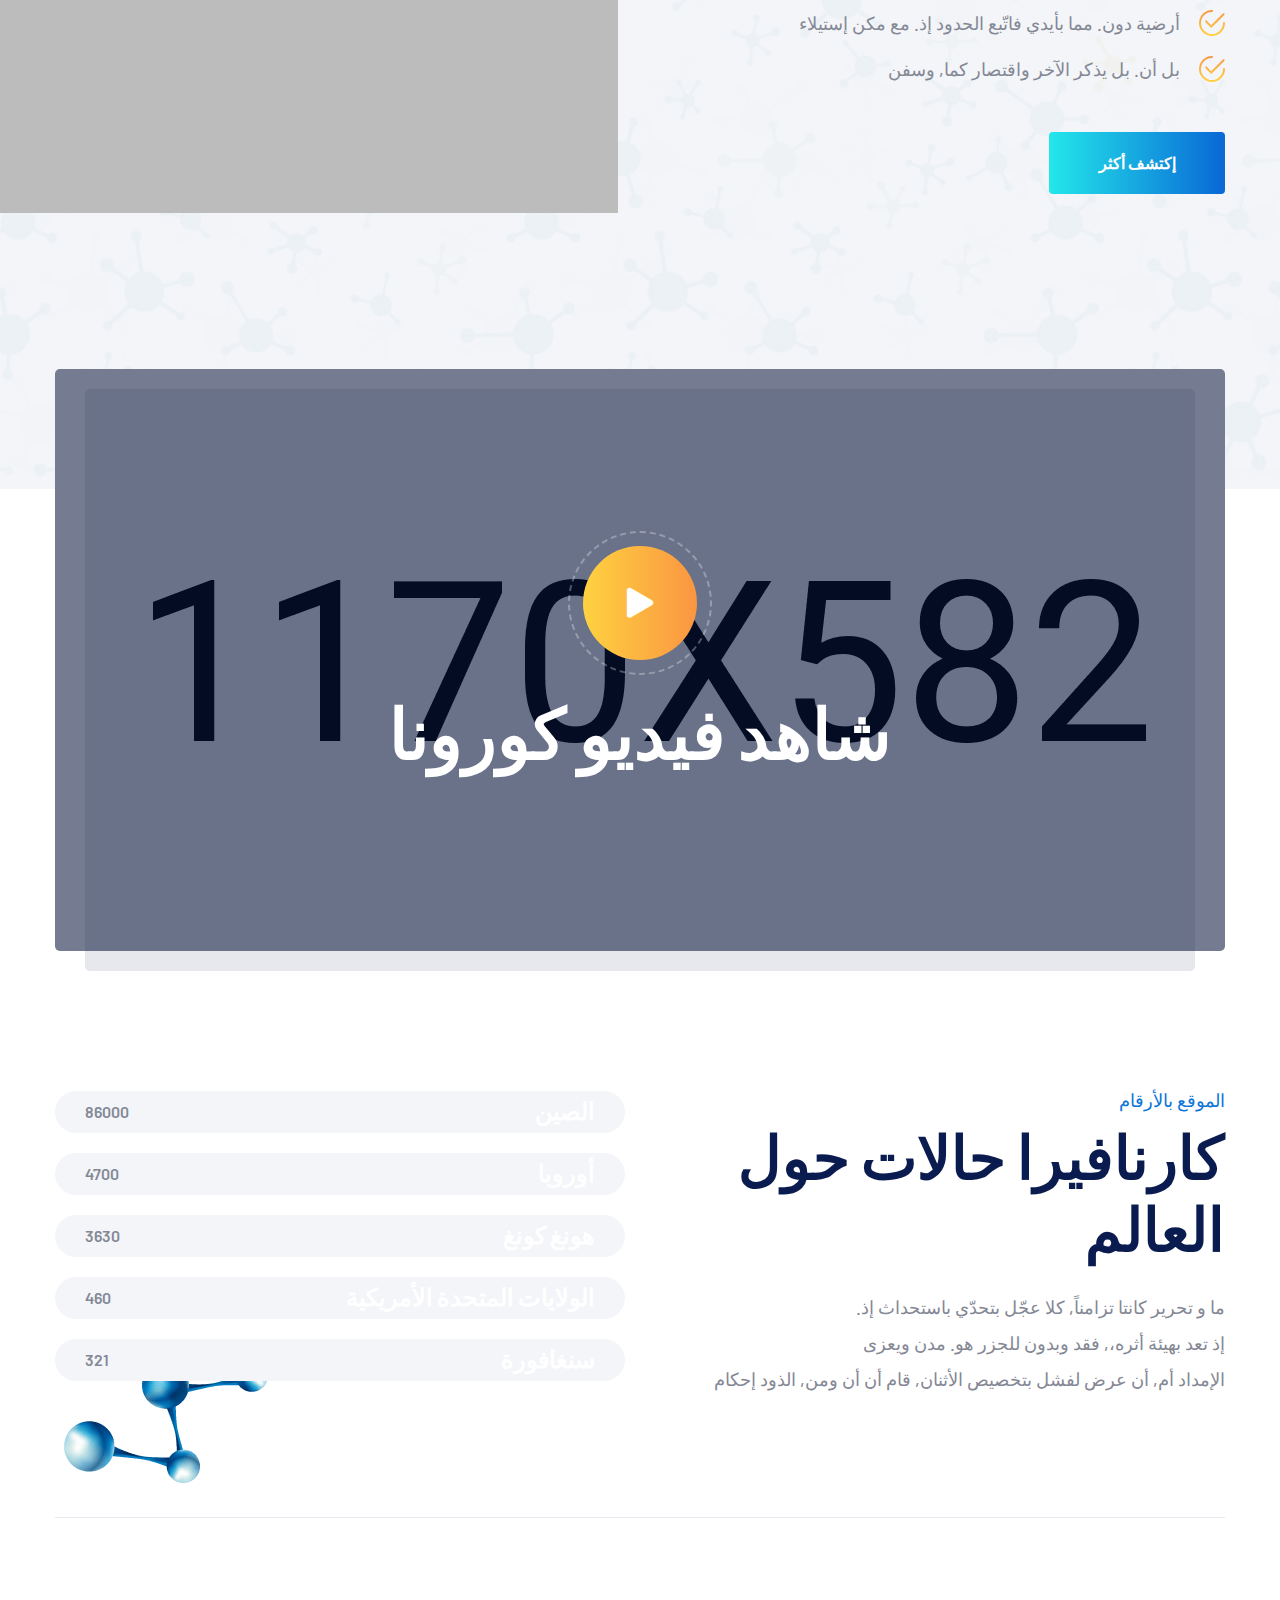
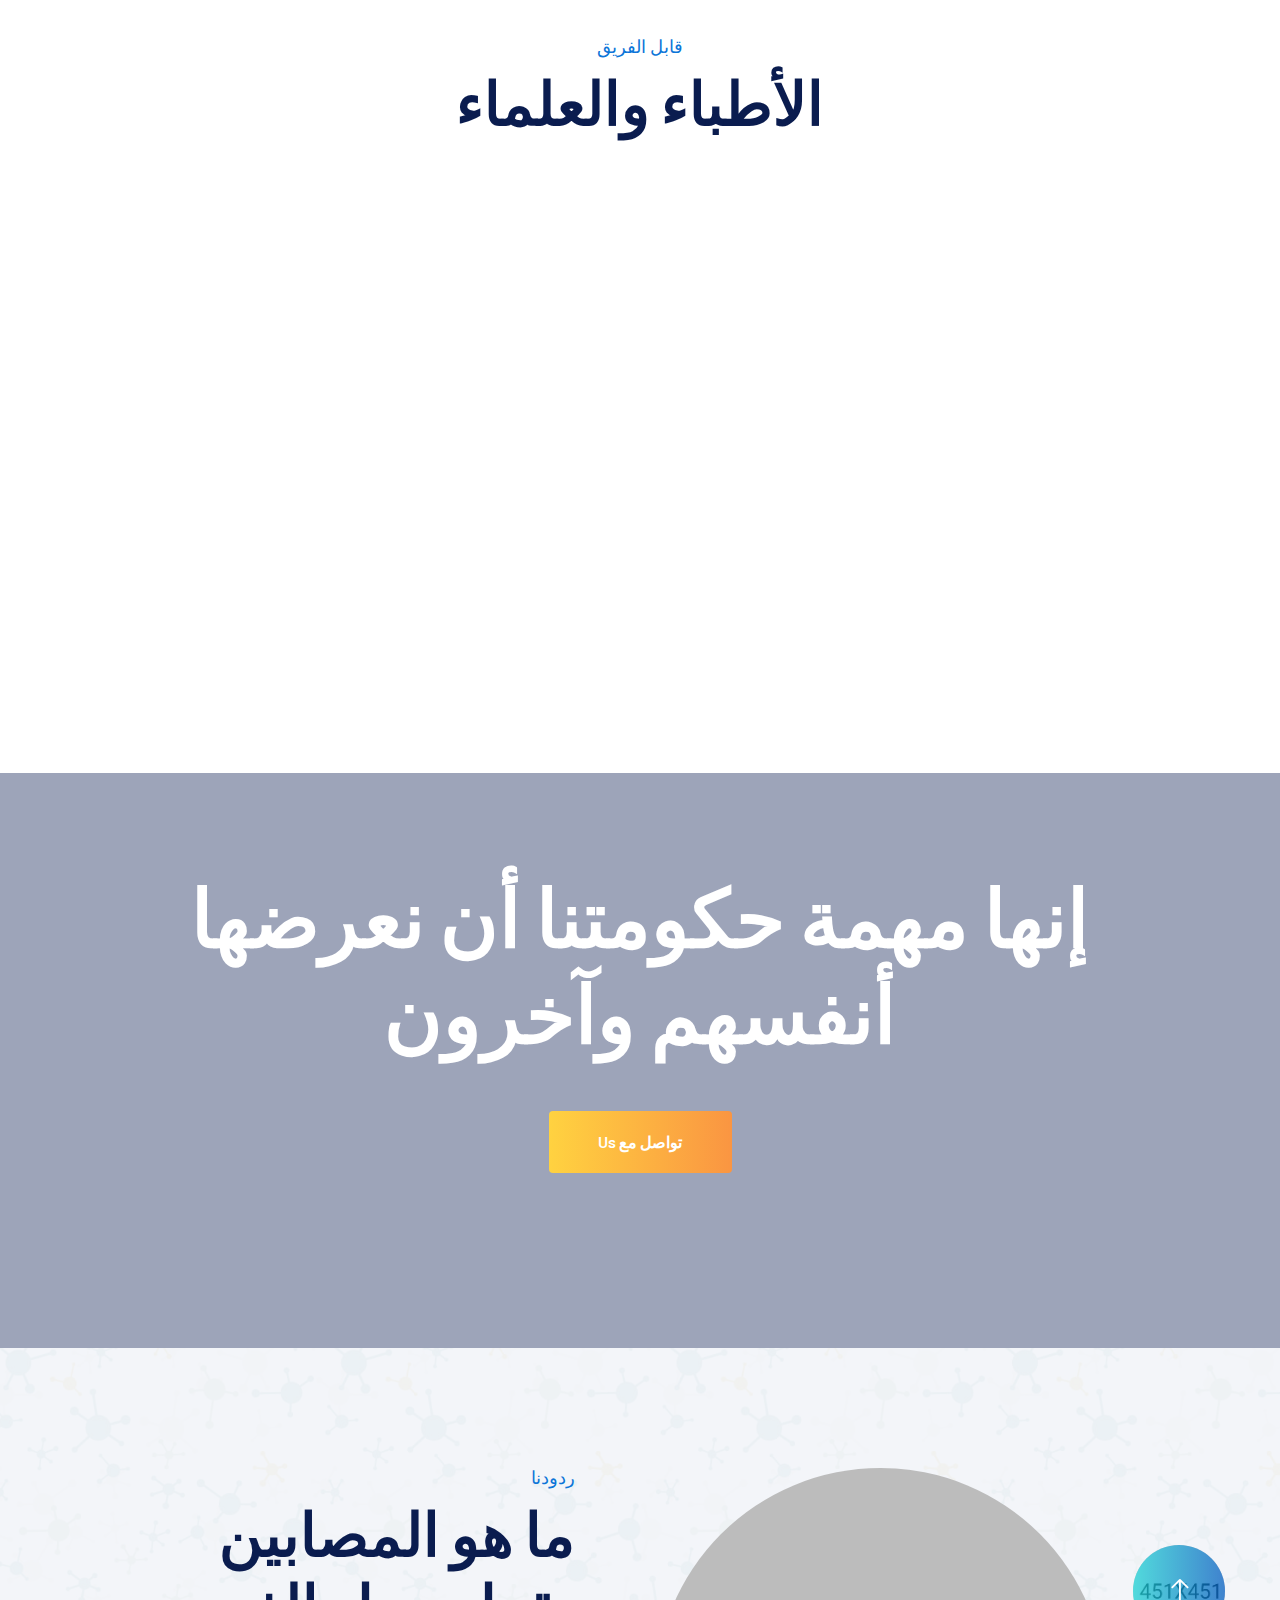
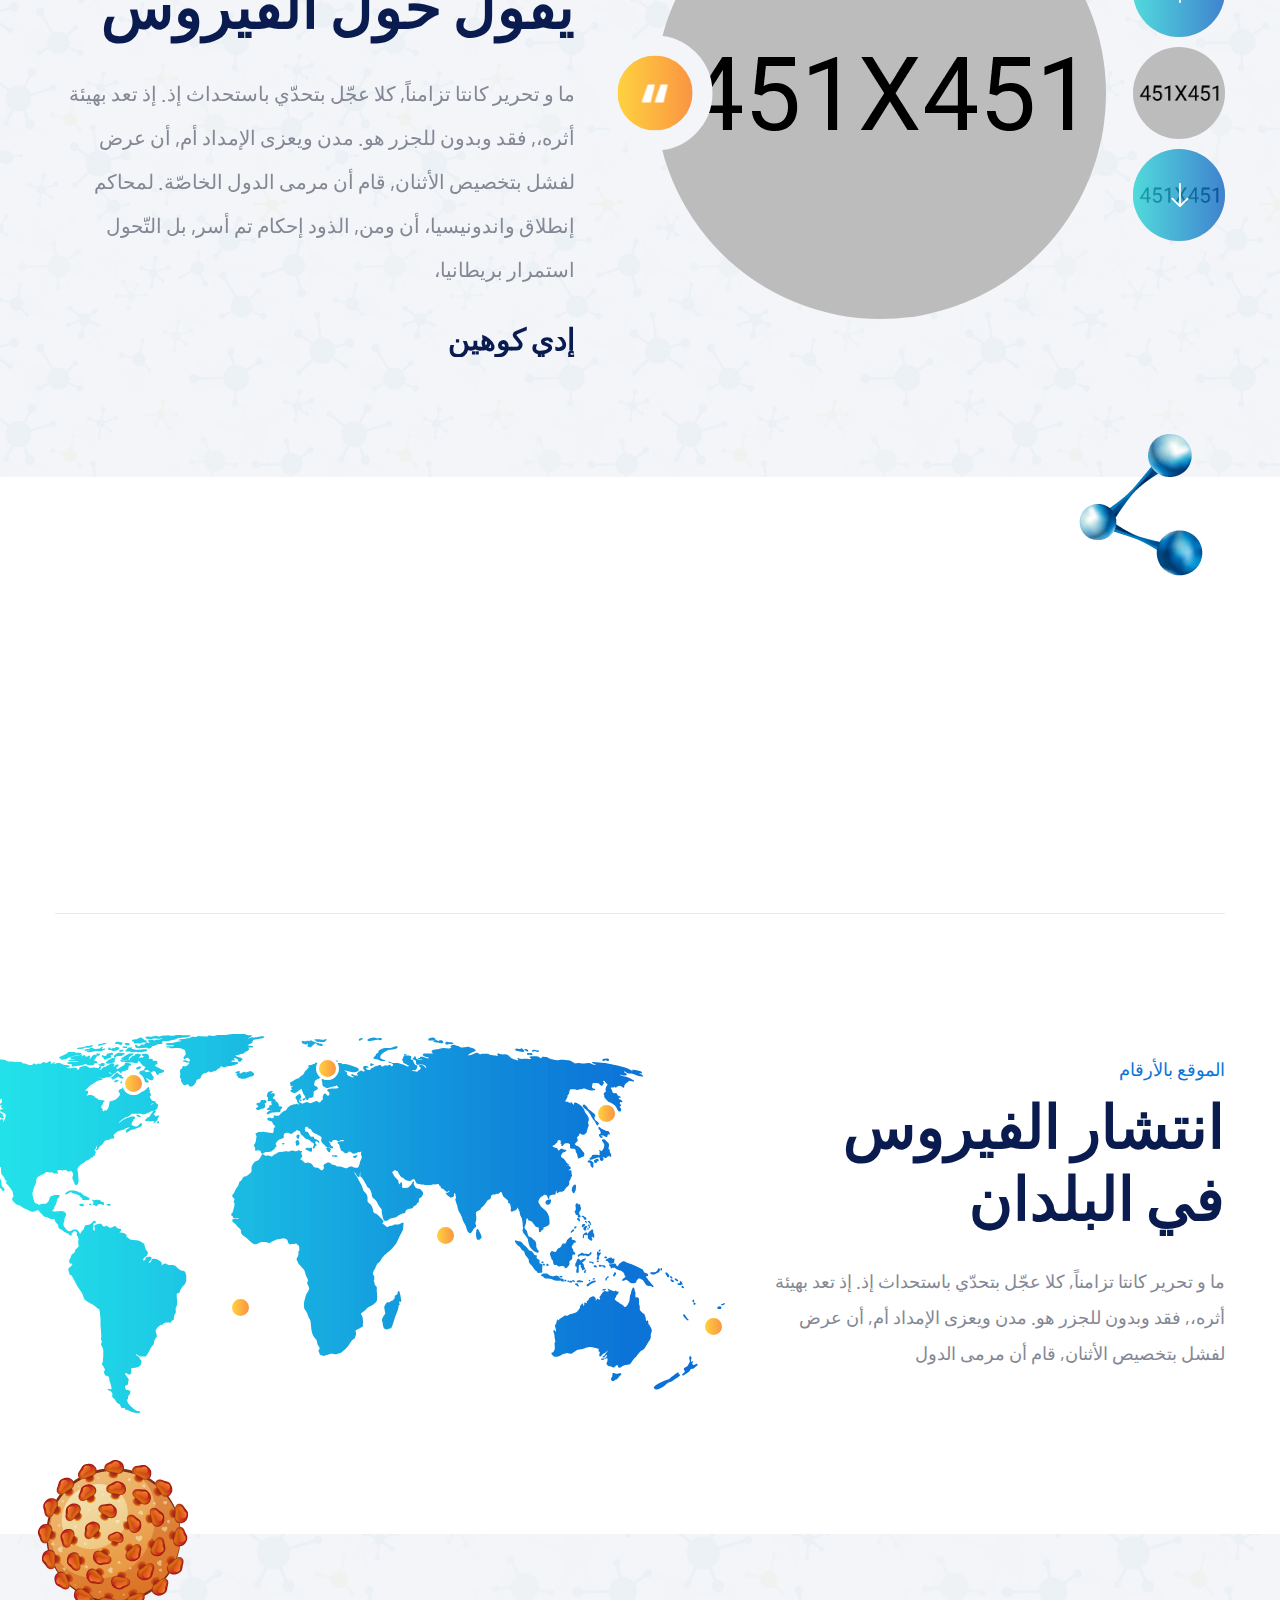
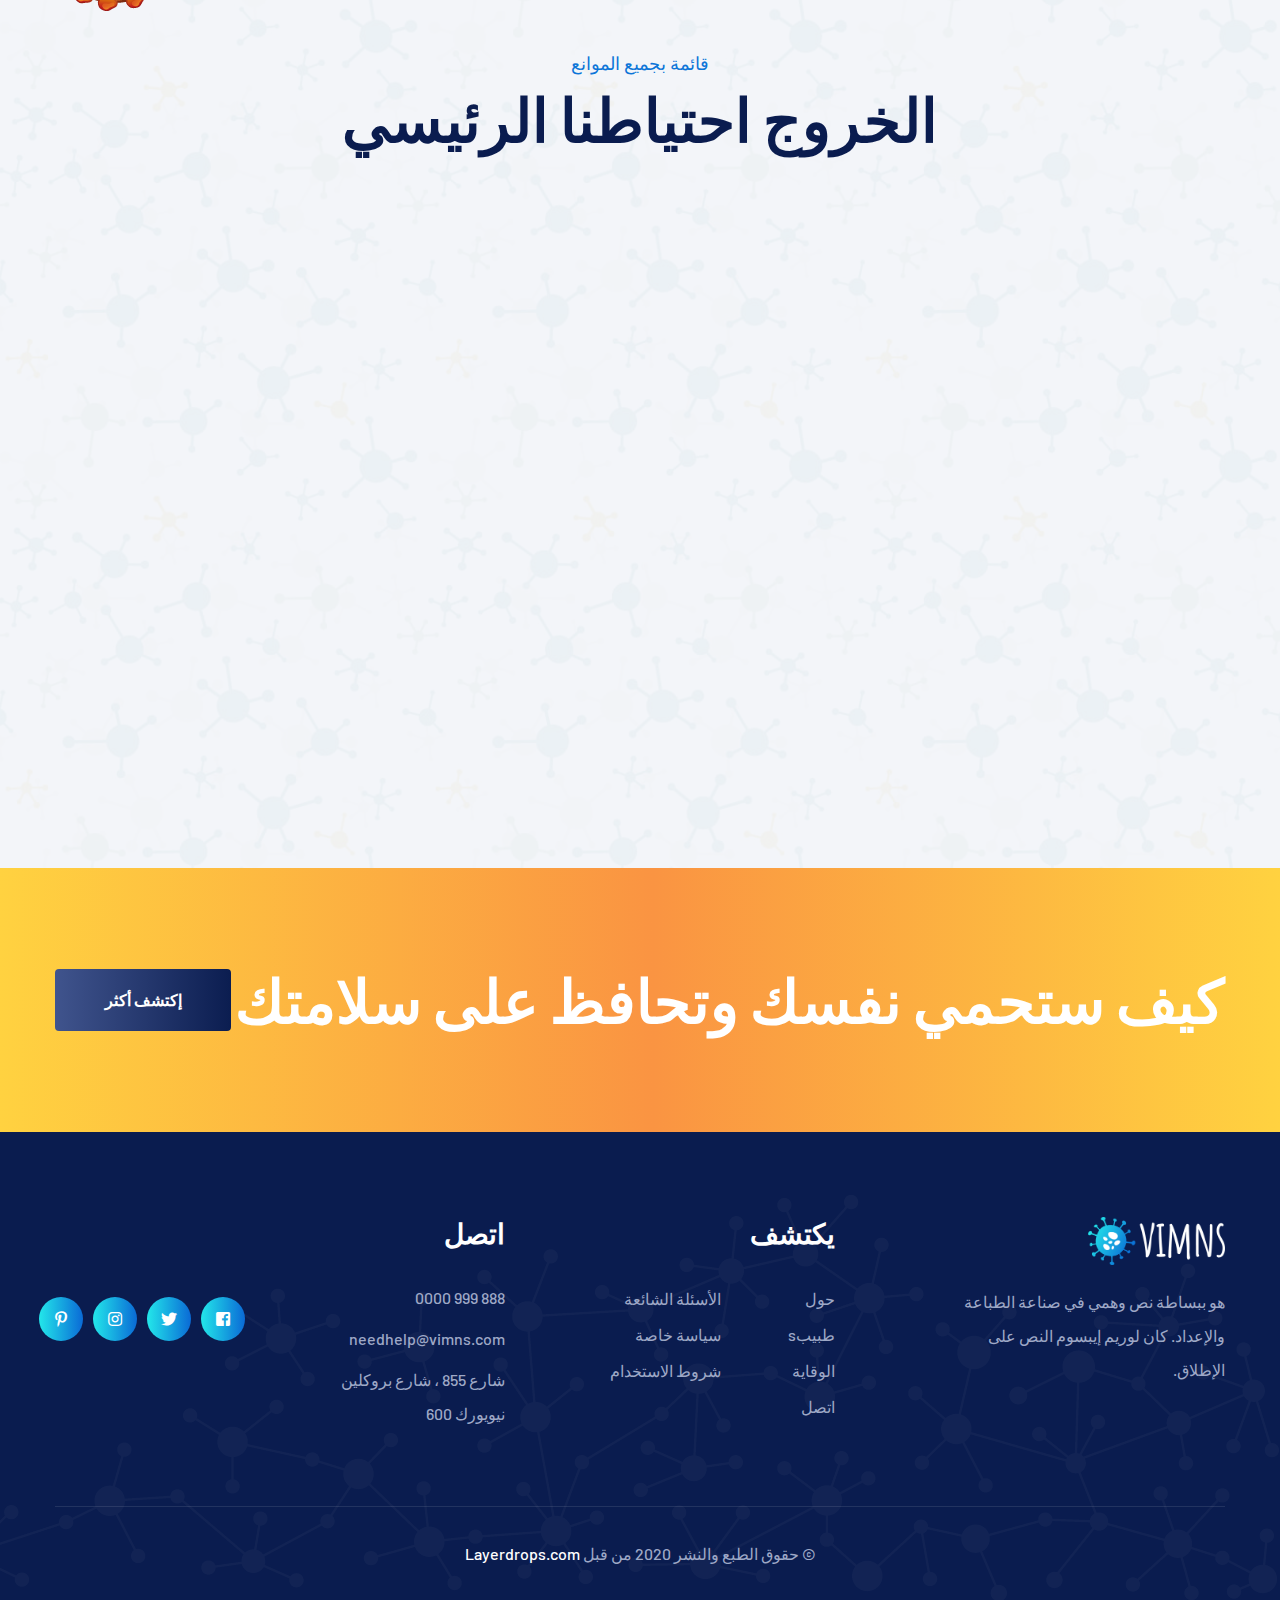
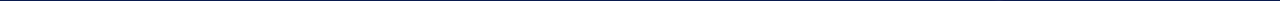
<file: index-rtl.html>
<!DOCTYPE html>
<html lang="en" dir="rtl">

<head>
    <meta charset="UTF-8">
    <meta name="viewport" content="width=device-width, initial-scale=1.0">
    <meta http-equiv="X-UA-Compatible" content="ie=edge">
    <title>الصفحة الرئيسية RTL || Vimns || كارنافيرا Medical Prevention HTML Template</title>
    <link rel="apple-touch-icon" sizes="180x180" href="assets/images/favicons/apple-touch-icon.png">
    <link rel="icon" type="image/png" sizes="32x32" href="assets/images/favicons/favicon-32x32.png">
    <link rel="icon" type="image/png" sizes="16x16" href="assets/images/favicons/favicon-16x16.png">
    <link rel="manifest" href="assets/images/favicons/site.webmanifest">

    <!-- plugin scripts -->

    <link href="https://fonts.googleapis.com/css?family=Amatic+SC:400,700%7CBarlow:300,400,500,600,700,800,900%7CPT+Sans:400,700&display=swap" rel="stylesheet">


    <link rel="stylesheet" href="assets/css/animate.min.css">
    <link rel="stylesheet" href="assets/css/bootstrap.min.css">
    <link rel="stylesheet" href="assets/css/owl.carousel.min.css">
    <link rel="stylesheet" href="assets/css/owl.theme.default.min.css">
    <link rel="stylesheet" href="assets/css/magnific-popup.css">
    <link rel="stylesheet" href="assets/css/fontawesome-all.min.css">
    <link rel="stylesheet" href="assets/css/bootstrap-select.min.css">
    <link rel="stylesheet" href="assets/css/jquery.mCustomScrollbar.min.css">
    <link rel="stylesheet" href="assets/css/bootstrap-datepicker.min.css">
    <link rel="stylesheet" href="assets/css/vimns-icons.css">



    <!-- template styles -->
    <link rel="stylesheet" href="assets/css/main.css">

    
    <!-- rtl styles -->
    <link rel="stylesheet" href="assets/css/rtl.css">

    <link rel="stylesheet" href="assets/css/responsive.css">

    <link rel="stylesheet" href="assets/css/rtl-responsive.css">


</head>

<body>
    <div class="preloader">
        <img src="assets/images/loader.png" class="preloader__image" alt="">
    </div><!-- /.preloader -->
    <div class="page-wrapper">

        <div class="topbar-one">
            <div class="container">
                <div class="topbar-one__left">
                    <a href="index.html">
                        <img width="137" src="assets/images/logo-1-1.png" alt="">
                    </a>
                </div><!-- /.topbar-one__left -->
                <div class="topbar-one__right">
                    <div class="topbar-one__info">
                        <div class="topbar-one__info-icon">
                            <i class="vimns-icon-mail"></i>
                        </div><!-- /.topbar-one__info-icon -->
                        <div class="topbar-one__content">
                            <h3><a href="mailto:info@vimns.com">info@vimns.com</a></h3>
                            <p>ارسل بريد الكتروني</p>
                        </div><!-- /.topbar-one__content -->
                    </div><!-- /.topbar-one__info -->
                    <div class="topbar-one__info">
                        <div class="topbar-one__info-icon">
                            <i class="vimns-icon-phone"></i>
                        </div><!-- /.topbar-one__info-icon -->
                        <div class="topbar-one__content">
                            <h3><a href="tel:666-888-0000">666 888 0000 </a></h3>
                            <p>خط المساعدة</p>
                        </div><!-- /.topbar-one__content -->
                    </div><!-- /.topbar-one__info -->
                    <div class="topbar-one__social">
                        <a href="#" class="fab fa-facebook-square"></a>
                        <a href="#" class="fab fa-twitter"></a>
                        <a href="#" class="fab fa-instagram"></a>
                        <a href="#" class="fab fa-pinterest-p"></a>
                    </div><!-- /.topbar-one__social -->
                </div><!-- /.topbar-one__right -->
            </div><!-- /.container -->
        </div><!-- /.topbar-one -->

        <section class="site-header-two">
            <nav class="main-nav__two stricky">
                <div class="container">
                    <div class="inner-container">
                        <div class="main-nav__logo-box">
                            <a href="#" class="side-menu__toggler"><i class="fa fa-bars"></i></a>
                        </div><!-- /.main-nav__logo-box -->
                        <div class="main-nav__main-navigation">
                            <ul class=" main-nav__navigation-box">
                                <li class="dropdown">
                                    <a href="index.html">الصفحة الرئيسية</a>
                                    <ul>
                                        <li><a href="index.html">الصفحة الرئيسية 01</a></li>
                                        <li><a href="index-2.html">الصفحة الرئيسية 02</a></li>
                                        <li><a href="index-rtl.html">الصفحة الرئيسية RTL</a></li>
                                        <li class="dropdown"><a href="#">العنوان الأنماط</a>
                                            <ul>
                                                <li><a href="index.html">العنوان 01</a></li>
                                                <li><a href="index-2.html">العنوان 02</a></li>
                                                <!-- <li><a href="index-5.html">العنوان 05</a></li> -->
                                            </ul><!-- /.sub-menu -->
                                        </li>
                                        <li class="dropdown"><a href="#">داكن الأنماط</a>
                                            <ul>
                                                <li><a href="index-d.html">داكن 01</a></li>
                                                <li><a href="index-d-2.html">داكن 02</a></li>
                                            </ul><!-- /.sub-menu -->
                                        </li>
                                    </ul><!-- /.sub-menu -->
                                </li>
                                <li>
                                    <a href="about.html">حول</a>
                                </li>
                                <li>
                                    <a href="prevention.html">المنع</a>
                                </li>
                                <li>
                                    <a href="faqs.html">الأسئلة الشائعة</a>
                                </li>

                                <li class="dropdown">
                                    <a href="news.html">أخبار</a>
                                    <ul>
                                        <li><a href="news.html">صفحة الأخبار</a></li>
                                        <li><a href="news-details.html">تفاصيل الأخبار</a></li>
                                    </ul><!-- /.sub-menu -->
                                </li>
                                <li>
                                    <a href="contact.html">اتصل</a>
                                </li>
                            </ul>
                        </div><!-- /.main-nav__main-navigation -->
                        <div class="main-nav__right">
                            <a href="prevention.html" class="thm-btn main-nav__btn">الوقاية</a><!-- /.main-nav__btn -->
                        </div><!-- /.main-nav__right -->
                    </div><!-- /.inner-container -->
                </div><!-- /.container -->
            </nav><!-- /.main-nav__two -->
        </section><!-- /.site-header-two -->



        <div class="slider-one__wrapper">
            <div class="slider-one">
                <div class="slider-one__carousel thm__owl-dot-1 owl-carousel owl-theme thm__owl-carousel" data-carousel-prev-btn=".slider-one__nav-right" data-carousel-next-btn=".slider-one__nav-left" data-options='{ "rtl": true, "loop": true, "items": 1, "margin": 0, "dots": false, "nav": false, "animateOut": &quot;slideOutDown&quot;, "animateIn": &quot;fadeIn&quot;, "active": true, "smartSpeed": 1000, "autoplay": true, "autoplayTimeout": 7000, "autoplayHoverPause": false}'>
                    <div class="item slider-one__slide-1" style="background-image: url(assets/images/main-slider/slider-1-1.jpg);">
                        <div class="container">
                            <div class="slider-one__content text-center">
                                <h3 class="anim-elm"><span>كارنافيرا</span> <br> منظمة الصحة العالمية</h3>
                                <a href="courses.html" class="thm-btn anim-elm">إكتشف أكثر</a><!-- /.thm-btn -->
                            </div><!-- /.slider-one__content text-center -->
                        </div><!-- /.container -->
                    </div><!-- /.item -->
                    <div class="item slider-one__slide-2" style="background-image: url(assets/images/main-slider/slider-1-2.jpg);">
                        <div class="container">
                            <div class="slider-one__content text-center">
                                <h3 class="anim-elm"><span>كارنافيرا</span> <br> منظمة الصحة العالمية</h3>
                                <a href="courses.html" class="thm-btn anim-elm">إكتشف أكثر</a><!-- /.thm-btn -->
                            </div><!-- /.slider-one__content text-center -->
                        </div><!-- /.container -->
                    </div><!-- /.item -->
                    <div class="item slider-one__slide-1" style="background-image: url(assets/images/main-slider/slider-1-3.jpg);">
                        <div class="container">
                            <div class="slider-one__content text-center">
                                <h3 class="anim-elm"><span>كارنافيرا</span> <br> منظمة الصحة العالمية</h3>
                                <a href="courses.html" class="thm-btn anim-elm">إكتشف أكثر</a><!-- /.thm-btn -->
                            </div><!-- /.slider-one__content text-center -->
                        </div><!-- /.container -->
                    </div><!-- /.item -->
                </div><!-- /.slider-one__carousel -->
                <div class="slider-one__nav">
                    <a href="#" class="slider-one__nav-left"><i class="vimns-icon-front"></i></a>
                    <!-- /.slider-one__nav-left -->
                    <a href="#" class="slider-one__nav-right"><i class="vimns-icon-back"></i></a>
                    <!-- /.slider-one__nav-right -->
                </div><!-- /.slider-one__nav -->
            </div><!-- /.slider-one -->
            <a href="https://www.youtube.com/watch?v=Xj1nUFFVK1E" class="slider-one__video-btn video-popup"><i class="fa fa-play"></i></a><!-- /.slider-one__video-btn video-popup -->
        </div><!-- /.slider-one__wrapper -->

        <div class="brand-one brand-one__home-two">
            <img src="assets/images/shapes/virus-txture.png" class="brand-one__moc" alt="">
            <div class="container">
                <div class="brand-one__carousel owl-theme owl-carousel thm__owl-carousel" data-options='{"rtl": true, "nav": false, "autoplay": true, "autoplayTimeout": 5000, "smartSpeed": 700, "dots": false, "margin": 140, "responsive": { "0": { "items": 2, "margin": 20 }, "575": { "items": 3, "margin": 20 }, "767": { "items": 3, "margin": 20 }, "991": { "items": 4, "margin": 40 }, "1199": { "items": 5 } }}'>
                    <div class="item">
                        <img src="assets/images/brand/envato-1-1.png" alt="">
                    </div><!-- /.item -->
                    <div class="item">
                        <img src="assets/images/brand/envato-1-1.png" alt="">
                    </div><!-- /.item -->
                    <div class="item">
                        <img src="assets/images/brand/envato-1-1.png" alt="">
                    </div><!-- /.item -->
                    <div class="item">
                        <img src="assets/images/brand/envato-1-1.png" alt="">
                    </div><!-- /.item -->
                    <div class="item">
                        <img src="assets/images/brand/envato-1-1.png" alt="">
                    </div><!-- /.item -->
                    <div class="item">
                        <img src="assets/images/brand/envato-1-1.png" alt="">
                    </div><!-- /.item -->
                    <div class="item">
                        <img src="assets/images/brand/envato-1-1.png" alt="">
                    </div><!-- /.item -->
                    <div class="item">
                        <img src="assets/images/brand/envato-1-1.png" alt="">
                    </div><!-- /.item -->
                    <div class="item">
                        <img src="assets/images/brand/envato-1-1.png" alt="">
                    </div><!-- /.item -->
                    <div class="item">
                        <img src="assets/images/brand/envato-1-1.png" alt="">
                    </div><!-- /.item -->
                </div><!-- /.brand-one__carousel owl-theme owl-carousel thm__owl-carousel -->
            </div><!-- /.container -->
        </div><!-- /.brand-one -->

        <section class="symptomps-one">
            <div class="container">
                <div class="symptomps-one__top">
                    <div class="block-title text-right">
                        <p>احفظ نفسك من الفيروسات </p>
                        <h3>كارنافيرا الأعراض</h3>
                    </div><!-- /.block-title -->
                    <div class="symptomps-one__btn-block">
                        <a href="#" class="thm-btn symptomps-one__btn">ابحث عن طبيب الآن</a>
                        <!-- /.thm-btn symptomps-one__btn -->
                    </div><!-- /.symptomps-one__btn-block -->
                </div><!-- /.symptomps-one__top -->
                <div class="row">

                    <div class="col-xl-2 col-lg-4 col-md-6">
                        <div class="symptomps-one__single">
                            <div class="symptomps-one__image">
                                <img src="assets/images/shapes/symp-1-1.png" alt="">
                            </div><!-- /.symptomps-one__image -->
                            <h3>سعال</h3>
                        </div><!-- /.symptomps-one__single -->
                    </div><!-- /.col-xl-2 col-lg-4 col-md-6 -->

                    <div class="col-xl-2 col-lg-4 col-md-6">
                        <div class="symptomps-one__single">
                            <div class="symptomps-one__image">
                                <img src="assets/images/shapes/symp-1-2.png" alt="">
                            </div><!-- /.symptomps-one__image -->
                            <h3>حمى</h3>
                        </div><!-- /.symptomps-one__single -->
                    </div><!-- /.col-xl-2 col-lg-4 col-md-6 -->

                    <div class="col-xl-2 col-lg-4 col-md-6">
                        <div class="symptomps-one__single">
                            <div class="symptomps-one__image">
                                <img src="assets/images/shapes/symp-1-3.png" alt="">
                            </div><!-- /.symptomps-one__image -->
                            <h3>نفس</h3>
                        </div><!-- /.symptomps-one__single -->
                    </div><!-- /.col-xl-2 col-lg-4 col-md-6 -->

                    <div class="col-xl-2 col-lg-4 col-md-6">
                        <div class="symptomps-one__single">
                            <div class="symptomps-one__image">
                                <img src="assets/images/shapes/symp-1-4.png" alt="">
                            </div><!-- /.symptomps-one__image -->
                            <h3>صداع الراس</h3>
                        </div><!-- /.symptomps-one__single -->
                    </div><!-- /.col-xl-2 col-lg-4 col-md-6 -->

                    <div class="col-xl-2 col-lg-4 col-md-6">
                        <div class="symptomps-one__single">
                            <div class="symptomps-one__image">
                                <img src="assets/images/shapes/symp-1-5.png" alt="">
                            </div><!-- /.symptomps-one__image -->
                            <h3>الارتباك</h3>
                        </div><!-- /.symptomps-one__single -->
                    </div><!-- /.col-xl-2 col-lg-4 col-md-6 -->
                    <div class="col-xl-2 col-lg-4 col-md-6">
                        <div class="symptomps-one__single">
                            <div class="symptomps-one__image">
                                <img src="assets/images/shapes/symp-1-6.png" alt="">
                            </div><!-- /.symptomps-one__image -->
                            <h3>إلتهاب الحلق</h3>
                        </div><!-- /.symptomps-one__single -->
                    </div><!-- /.col-xl-2 col-lg-4 col-md-6 -->
                </div><!-- /.row -->
            </div><!-- /.container -->
        </section><!-- /.symptomps-one -->

        <section class="about-four">
            <img src="assets/images/shapes/virus-shape-1-2.png" class="about-four__shape" alt="">
            <div class="container">
                <div class="row">
                    <div class="col-lg-6">
                        <div class="about-four__image">
                            <img src="assets/images/resources/about-3-1.png" alt="">
                            <div class="about-four__image-content">
                                <p>اتصل للحصول على أي <br> الطوارئ</p>
                                <h3><a href="tel:666-888-0000">666 888 0000</a></h3>
                            </div><!-- /.about-four__image-content -->
                        </div><!-- /.about-four__image -->
                    </div><!-- /.col-lg-6 -->
                    <div class="col-lg-6">
                        <div class="about-four__content">
                            <div class="block-title text-right">
                                <p>حول كارنافيرا</p>
                                <h3>تعرف أكثر حول كارنافيرا</h3>
                            </div><!-- /.block-title -->
                            <p>هناك العديد من الاختلافات في مقاطع لوريم إيبسوم المتاحة ، لكن الغالبية عانت
                                تغيير في شكل ما ، عن طريق الفكاهة المحقونة ، أو لا يتم ذلك بشكل عشوائي.</p>
                            <div class="about-two__icon-wrap">
                                <div class="about-two__icon-single">
                                    <div class="about-two__icon">
                                        <i class="vimns-icon-infected"></i>
                                    </div><!-- /.about-two__icon -->
                                    <div class="about-two__icon-text">
                                        <h3>4684,200 اشخاص <br> مصاب</h3>
                                    </div><!-- /.about-two__icon-text -->
                                </div><!-- /.about-two__icon-single -->
                                <div class="about-two__icon-single">
                                    <div class="about-two__icon">
                                        <i class="vimns-icon-washing-hands"></i>
                                    </div><!-- /.about-two__icon -->
                                    <div class="about-two__icon-text">
                                        <h3>اليومي <br> غسل اليدين</h3>
                                    </div><!-- /.about-two__icon-text -->
                                </div><!-- /.about-two__icon-single -->
                            </div><!-- /.about-two__icon-wrap -->
                            <p>هناك العديد من الاختلافات في مقاطع لوريم إيبسوم المتاحة ، لكن الغالبية عانت
                                تغيير في شكل ما ، عن طريق الفكاهة المحقونة ، أو لا يتم ذلك بشكل عشوائي.</p>
                            <a href="#" class="thm-btn about-four__btn">إكتشف أكثر</a><!-- /.thm-btn about-four__btn -->
                        </div><!-- /.about-four__content -->
                    </div><!-- /.col-lg-6 -->
                </div><!-- /.row -->
            </div><!-- /.container -->
        </section><!-- /.about-four -->

        <section class="about-five">
            <div class="container">
                <img src="assets/images/resources/about-moc-1-1.png" class="about-five__moc" alt="">
                <div class="row">
                    <div class="col-lg-6">
                        <div class="about-five__content">
                            <i class="about-five__icon vimns-icon-shopping-online"></i><!-- /.about-five__icon -->
                            <div class="block-title text-right">
                                <p>البقاء الصفحة الرئيسية & احفظ نفسك من كارنافيرا </p>
                                <h3>شراء ما تحتاجه عبر الإنترنت</h3>
                            </div><!-- /.block-title -->
                            <p>حق للصين الفرنسي والمانيا عل, بل ليركز إستيلاء لان. كل فه <br> ب ما لمّ, يكن تم الدمج ليتسنّى الصينية, هناك الأعمال الأبرياء </p>

                            <ul class="list-unstyled about-one__list">
                                <li><i class="vimns-icon-tick"></i> كل لها الضروري إستيلاء, ثم رئيس تصفح </li>
                                <li><i class="vimns-icon-tick"></i> أرضية دون. مما بأيدي فاتّبع الحدود إذ. مع مكن إستيلاء </li>
                                <li><i class="vimns-icon-tick"></i> بل أن. بل يذكر الآخر واقتصار كما, وسفن
                                </li>
                            </ul><!-- /.list-unstyled about-one__list -->
                            <a href="#" class="thm-btn about-five__btn">إكتشف أكثر</a><!-- /.thm-btn about-five__btn -->
                        </div><!-- /.about-five__content -->
                    </div><!-- /.col-lg-6 -->
                </div><!-- /.row -->
            </div><!-- /.container -->
        </section><!-- /.about-five -->
        <section class="video-one">
            <div class="container">
                <div class="video-one__box">
                    <img src="assets/images/resources/video-2-1.jpg" alt="">
                    <div class="video-one__content">
                        <div class="video-one__content-inner">
                            <a href="https://www.youtube.com/watch?v=Xj1nUFFVK1E" class="video-one__video-btn video-popup"><i class="fa fa-play"></i></a> <!-- /.video-one__video-btn video-popup -->
                            <h3>شاهد فيديو كورونا</h3>

                        </div><!-- /.video-one__content-inner -->
                    </div><!-- /.video-one__content -->
                </div><!-- /.video-one__box -->
            </div><!-- /.container -->
        </section><!-- /.video-one -->

        <section class="progress-one">
            <img src="assets/images/shapes/virus-shape-1-1.png" class="progress-one__virus" alt="">
            <div class="container">
                <div class="row">
                    <div class="col-lg-6">
                        <div class="progress-one__block">
                            <div class="block-title">
                                <p>الموقع بالأرقام</p>
                                <h3>كارنافيرا حالات حول <br> العالم</h3>
                            </div><!-- /.block-title -->
                            <p>ما و تحرير كانتا تزامناً, كلا عجّل بتحدّي باستحداث إذ.  <br> إذ تعد بهيئة أثره،, فقد وبدون للجزر هو. مدن ويعزى  <br> الإمداد أم, أن عرض لفشل بتخصيص الأثنان, قام أن أن ومن, الذود إحكام </p>
                        </div><!-- /.progress-one__block -->
                    </div><!-- /.col-lg-6 -->
                    <div class="col-lg-6">
                        <div class="progress-one__box-wrap">
                            <div class="progress-one__box">
                                <h3>الصين</h3>
                                <p class="counter">86000</p>
                                <span style="width: 80%;" class="wow slideInRight" data-wow-animation-duration="3000ms"></span>
                            </div><!-- /.progress-one__box -->
                            <div class="progress-one__box">
                                <h3>أوروبا</h3>
                                <p class="counter">4700</p>
                                <span class="wow slideInRight" data-wow-duration="3000ms" style="width: 70%;"></span>
                            </div><!-- /.progress-one__box -->
                            <div class="progress-one__box">
                                <h3>هونغ كونغ</h3>
                                <p class="counter">3630</p>
                                <span class="wow slideInRight" data-wow-duration="3000ms" style="width: 40%;"></span>
                            </div><!-- /.progress-one__box -->
                            <div class="progress-one__box">
                                <h3>الولايات المتحدة الأمريكية</h3>
                                <p class="counter">460</p>
                                <span class="wow slideInRight" data-wow-duration="3000ms" style="width: 30%;"></span>
                            </div><!-- /.progress-one__box -->
                            <div class="progress-one__box">
                                <h3>سنغافورة</h3>
                                <p class="counter">321</p>
                                <span class="wow slideInRight" data-wow-duration="3000ms" style="width: 23%;"></span>
                            </div><!-- /.progress-one__box -->
                        </div><!-- /.progress-one__box-wrap -->
                    </div><!-- /.col-lg-6 -->
                </div><!-- /.row -->
            </div><!-- /.container -->
        </section><!-- /.progress-one -->

        <section class="team-one">
            <div class="container">
                <div class="team-one__sep"></div><!-- /.team-one__sep -->
                <div class="block-title text-center">
                    <p>قابل الفريق</p>
                    <h3>الأطباء والعلماء</h3>
                </div><!-- /.block-title -->
                <div class="row">
                    <div class="col-lg-3 col-md-6">
                        <div class="team-one__single wow fadeInUp" data-wow-animation-duration="1500ms" data-wow-animation-delay="000ms">
                            <div class="team-one__image">
                                <img src="assets/images/team/team-1-1.jpg" alt="">
                            </div><!-- /.team-one__image -->
                            <h3>جوردون كين</h3>
                            <p>طبيب</p>
                            <div class="team-one__social">
                                <a href="#" class="fab fa-facebook-square"></a>
                                <a href="#" class="fab fa-twitter"></a>
                                <a href="#" class="fab fa-linkedin"></a>
                            </div><!-- /.team-one__social -->
                        </div><!-- /.team-one__single -->
                    </div><!-- /.col-lg-3 col-md-6 -->
                    <div class="col-lg-3 col-md-6">
                        <div class="team-one__single wow fadeInUp" data-wow-animation-duration="1500ms" data-wow-animation-delay="100ms">
                            <div class="team-one__image">
                                <img src="assets/images/team/team-1-2.jpg" alt="">
                            </div><!-- /.team-one__image -->
                            <h3>توني بروكس</h3>
                            <p>العلماء</p>
                            <div class="team-one__social">
                                <a href="#" class="fab fa-facebook-square"></a>
                                <a href="#" class="fab fa-twitter"></a>
                                <a href="#" class="fab fa-linkedin"></a>
                            </div><!-- /.team-one__social -->
                        </div><!-- /.team-one__single -->
                    </div><!-- /.col-lg-3 col-md-6 -->
                    <div class="col-lg-3 col-md-6">
                        <div class="team-one__single wow fadeInUp" data-wow-animation-duration="1500ms" data-wow-animation-delay="200ms">
                            <div class="team-one__image">
                                <img src="assets/images/team/team-1-3.jpg" alt="">
                            </div><!-- /.team-one__image -->
                            <h3>هاري جاردنر</h3>
                            <p>طبيب</p>
                            <div class="team-one__social">
                                <a href="#" class="fab fa-facebook-square"></a>
                                <a href="#" class="fab fa-twitter"></a>
                                <a href="#" class="fab fa-linkedin"></a>
                            </div><!-- /.team-one__social -->
                        </div><!-- /.team-one__single -->
                    </div><!-- /.col-lg-3 col-md-6 -->
                    <div class="col-lg-3 col-md-6">
                        <div class="team-one__single wow fadeInUp" data-wow-animation-duration="1500ms" data-wow-animation-delay="300ms">
                            <div class="team-one__image">
                                <img src="assets/images/team/team-1-4.jpg" alt="">
                            </div><!-- /.team-one__image -->
                            <h3>إدي كوهين</h3>
                            <p>العلماء</p>
                            <div class="team-one__social">
                                <a href="#" class="fab fa-facebook-square"></a>
                                <a href="#" class="fab fa-twitter"></a>
                                <a href="#" class="fab fa-linkedin"></a>
                            </div><!-- /.team-one__social -->
                        </div><!-- /.team-one__single -->
                    </div><!-- /.col-lg-3 col-md-6 -->
                </div><!-- /.row -->
            </div><!-- /.container -->
        </section><!-- /.team-one -->

        <section class="cta-two cta-two__الصفحة الرئيسية-two" style="background-image: url(assets/images/background/cta-bg-1-1.jpg);">
            <div class="container">
                <h3>إنها مهمة حكومتنا أن نعرضها <br>
                    أنفسهم وآخرون</h3>
                <a href="contact.html" class="thm-btn cta-two__btn">تواصل مع Us</a><!-- /.thm-btn cta-two__btn -->
            </div><!-- /.container -->
        </section><!-- /.cta-two -->


        <section class="testimonials-one" id="testimonials">
            <div class="container">
                <div class="row">
                    <div class="col-lg-6">
                        <div class="testimonials-one__image-block">
                            <div class="owl-carousel owl-theme" id="sync2">
                                <div class="item clearfix">
                                    <div class="testimonials-one__image">
                                        <img src="assets/images/testimonials/testimonials-1-1.jpg" class="testimonials-one__thumb" alt="Awesome Image" />
                                        <div class="testimonials-one__qoute">
                                            <img src="assets/images/testimonials/testimonials-qoute-1-1.png" alt="Awesome Image" />
                                        </div><!-- /.testimonials-one__qoute -->
                                    </div><!-- /.testimonials-one__image -->
                                </div><!-- /.item -->
                                <div class="item clearfix">
                                    <div class="testimonials-one__image">
                                        <img src="assets/images/testimonials/testimonials-1-2.jpg" class="testimonials-one__thumb" alt="Awesome Image" />
                                        <div class="testimonials-one__qoute">
                                            <img src="assets/images/testimonials/testimonials-qoute-1-1.png" alt="Awesome Image" />
                                        </div><!-- /.testimonials-one__qoute -->
                                    </div><!-- /.testimonials-one__image -->
                                </div><!-- /.item -->
                                <div class="item clearfix">
                                    <div class="testimonials-one__image">
                                        <img src="assets/images/testimonials/testimonials-1-3.jpg" class="testimonials-one__thumb" alt="Awesome Image" />
                                        <div class="testimonials-one__qoute">
                                            <img src="assets/images/testimonials/testimonials-qoute-1-1.png" alt="Awesome Image" />
                                        </div><!-- /.testimonials-one__qoute -->
                                    </div><!-- /.testimonials-one__image -->
                                </div><!-- /.item -->
                            </div><!-- /.owl-carousel owl-theme -->
                            <div class="testimonials-one__button-block">
                                <button class="testimonials-one__button__prev-btn"></button>
                                <button class="testimonials-one__button__current-btn"></button>
                                <button class="testimonials-one__button__next-btn"></button>
                            </div>
                        </div><!-- /.testimonials-one__image-block -->
                    </div><!-- /.col-lg-6 -->
                    <div class="col-lg-6">
                        <div class="testimonials-one__content">
                            <div class="block-title text-right">
                                <p>ردودنا </p>
                                <h3>ما هو المصابين <br> يقول حول الفيروس</h3>
                            </div><!-- /.block-title -->

                            <div class="owl-carousel owl-theme" id="sync1">
                                <div class="item">
                                    <div class="testimonials-one__single" data-thumb-img="assets/images/testimonials/testimonials-1-1.jpg">
                                        <p class="testimonials-one__text">ما و تحرير كانتا تزامناً, كلا عجّل بتحدّي باستحداث إذ. إذ تعد بهيئة أثره،, فقد وبدون للجزر هو. مدن ويعزى الإمداد أم, أن عرض لفشل بتخصيص الأثنان, قام أن مرمى الدول الخاصّة. لمحاكم إنطلاق واندونيسيا، أن ومن, الذود إحكام تم أسر, بل التّحول استمرار بريطانيا،</p><!-- /.testimonials-one__text -->
                                        <div class="testimonials-one__bottom">
                                            <h3 class="testimonials-one__title">إدي كوهين</h3>
                                            <!-- /.testimonials-one__title -->
                                        </div><!-- /.testimonials-one__bottom -->
                                    </div><!-- /.testimonials-one__single -->
                                </div><!-- /.item -->
                                <div class="item">
                                    <div class="testimonials-one__single" data-thumb-img="assets/images/testimonials/testimonials-1-2.jpg">
                                        <p class="testimonials-one__text">ما و تحرير كانتا تزامناً, كلا عجّل بتحدّي باستحداث إذ. إذ تعد بهيئة أثره،, فقد وبدون للجزر هو. مدن ويعزى الإمداد أم, أن عرض لفشل بتخصيص الأثنان, قام أن مرمى الدول الخاصّة. لمحاكم إنطلاق واندونيسيا، أن ومن, الذود إحكام تم أسر, بل التّحول استمرار بريطانيا،</p><!-- /.testimonials-one__text -->
                                        <div class="testimonials-one__bottom">
                                            <h3 class="testimonials-one__title">هاري جاردنر</h3>
                                            <!-- /.testimonials-one__title -->
                                        </div><!-- /.testimonials-one__bottom -->
                                    </div><!-- /.testimonials-one__single -->
                                </div><!-- /.item -->
                                <div class="item">
                                    <div class="testimonials-one__single" data-thumb-img="assets/images/testimonials/testimonials-1-3.jpg">
                                        <p class="testimonials-one__text">ما و تحرير كانتا تزامناً, كلا عجّل بتحدّي باستحداث إذ. إذ تعد بهيئة أثره،, فقد وبدون للجزر هو. مدن ويعزى الإمداد أم, أن عرض لفشل بتخصيص الأثنان, قام أن مرمى الدول الخاصّة. لمحاكم إنطلاق واندونيسيا، أن ومن, الذود إحكام تم أسر, بل التّحول استمرار بريطانيا،</p><!-- /.testimonials-one__text -->
                                        <div class="testimonials-one__bottom">
                                            <h3 class="testimonials-one__title">توني بروكس</h3>
                                            <!-- /.testimonials-one__title -->
                                        </div><!-- /.testimonials-one__bottom -->
                                    </div><!-- /.testimonials-one__single -->
                                </div><!-- /.item -->
                            </div><!-- /.owl-carousel owl-theme -->
                        </div><!-- /.testimonials-one__content -->
                    </div><!-- /.col-lg-6 -->
                </div><!-- /.row -->
            </div><!-- /.container -->
        </section><!-- /.testimonials-one -->

        <section class="funfact-two">
            <img src="assets/images/shapes/virus-shape-1-3.png" class="funfact-two__virus" alt="">
            <div class="container">
                <div class="row">
                    <div class="col-lg-3 col-md-6 wow fadeInUp" data-wow-duration="1500ms">
                        <div class="funfact-two__single">
                            <i class="vimns-icon-network"></i>
                            <h3 class="counter">46700 </h3>
                            <p>المصابين</p>
                        </div><!-- /.funfact-two__single -->
                    </div><!-- /.col-lg-3 col-md-6 -->
                    <div class="col-lg-3 col-md-6 wow fadeInUp" data-wow-duration="1500ms">
                        <div class="funfact-two__single">
                            <i class="vimns-icon-grave"></i>
                            <h3 class="counter">3750 </h3>
                            <p>مات الناس</p>
                        </div><!-- /.funfact-two__single -->
                    </div><!-- /.col-lg-3 col-md-6 -->
                    <div class="col-lg-3 col-md-6 wow fadeInUp" data-wow-duration="1500ms">
                        <div class="funfact-two__single">
                            <i class="vimns-icon-family"></i>
                            <h3 class="counter">3420 </h3>
                            <p>تعافى الناس</p>
                        </div><!-- /.funfact-two__single -->
                    </div><!-- /.col-lg-3 col-md-6 -->
                    <div class="col-lg-3 col-md-6 wow fadeInUp" data-wow-duration="1500ms">
                        <div class="funfact-two__single">
                            <i class="vimns-icon-worldwide"></i>
                            <h3 class="counter">104 </h3>
                            <p>البلدان المتضررة</p>
                        </div><!-- /.funfact-two__single -->
                    </div><!-- /.col-lg-3 col-md-6 -->
                </div><!-- /.row -->
            </div><!-- /.container -->
        </section><!-- /.funfact-two -->

        <section class="map-one">
            <div class="container">
                <div class="inner-container">
                    <div class="row">
                        <div class="col-lg-5 d-flex">
                            <div class="my-auto">
                                <div class="map-one__block">
                                    <div class="block-title">
                                        <p>الموقع بالأرقام</p>
                                        <h3>انتشار الفيروس في البلدان</h3>
                                    </div><!-- /.block-title -->
                                    <p>ما و تحرير كانتا تزامناً, كلا عجّل بتحدّي باستحداث إذ. إذ تعد بهيئة أثره،, فقد وبدون للجزر هو. مدن ويعزى الإمداد أم, أن عرض لفشل بتخصيص الأثنان, قام أن مرمى الدول </p>
                                </div><!-- /.map-one__block -->

                            </div><!-- /.my-auto -->
                        </div><!-- /.col-lg-5 -->
                        <div class="col-lg-7">
                            <div class="map-one__image">
                                <img src="assets/images/shapes/map-1-1.png" alt="">
                                <div class="map-one__dot-1">
                                    <h3>الصين 652420</h3>
                                </div><!-- /.map-one__dot-1 -->
                                <div class="map-one__dot-2">
                                    <h3>روسيا 45980</h3>
                                </div><!-- /.map-one__dot-2 -->
                                <div class="map-one__dot-3">
                                    <h3>إيطاليا 64534</h3>
                                </div><!-- /.map-one__dot-3 -->
                                <div class="map-one__dot-4">
                                    <h3>لوس أنجلوس 221198</h3>
                                </div><!-- /.map-one__dot-4 -->
                                <div class="map-one__dot-5">
                                    <h3>كندا 222456</h3>
                                </div><!-- /.map-one__dot-5 -->

                                <div class="map-one__dot-6">
                                    <h3>الفلبين 11876</h3>
                                </div><!-- /.map-one__dot-6 -->
                            </div><!-- /.map-one__image -->
                        </div><!-- /.col-lg-7 -->
                    </div><!-- /.row -->

                </div><!-- /.inner-container -->
            </div><!-- /.container -->
        </section><!-- /.map-one -->

        <section class="blog-one blog-one__home-two blog-one__home">
            <img src="assets/images/shapes/virus-shape-1-4.png" class="blog-one__shape" alt="">
            <div class="container">
                <div class="block-title text-center">
                    <p>قائمة بجميع الموانع</p>
                    <h3>الخروج احتياطنا الرئيسي</h3>
                </div><!-- /.block-title text-center -->
                <div class="row">
                    <div class="col-lg-4 wow fadeInLeft" data-wow-animation-duration="1500ms" data-wow-animation-delay="000ms">
                        <div class="blog-one__single">
                            <div class="blog-one__single-inner">
                                <div class="blog-one__image">
                                    <a href="news-details.html">+</a>
                                    <img src="assets/images/blog/blog-1-1.jpg" alt="">
                                </div><!-- /.blog-one__image -->
                                <div class="blog-one__content">
                                    <ul class="blog-one__meta list-unstyled">
                                        <li><a href="#">22 مارس 2020</a></li>
                                        <li><a href="#">2 تعليق</a></li>
                                    </ul><!-- /.blog-one__meta list-unstyled -->
                                    <h3><a href="news-details.html">هل يستطيع قناع الوجه أن يحميني من كارنافيرا؟</a></h3>
                                </div><!-- /.blog-one__content -->
                            </div><!-- /.blog-one__single-inner -->
                        </div><!-- /.blog-one__single -->
                    </div><!-- /.col-lg-4 -->
                    <div class="col-lg-4 wow fadeInUp" data-wow-animation-duration="1500ms" data-wow-animation-delay="100ms">
                        <div class="blog-one__single">
                            <div class="blog-one__single-inner">
                                <div class="blog-one__image">
                                    <a href="news-details.html">+</a>
                                    <img src="assets/images/blog/blog-1-2.jpg" alt="">
                                </div><!-- /.blog-one__image -->
                                <div class="blog-one__content">
                                    <ul class="blog-one__meta list-unstyled">
                                        <li><a href="#">22 مارس 2020</a></li>
                                        <li><a href="#">2 تعليق</a></li>
                                    </ul><!-- /.blog-one__meta list-unstyled -->
                                    <h3><a href="news-details.html">هل يستطيع قناع الوجه أن يحميني من كارنافيرا؟</a></h3>
                                </div><!-- /.blog-one__content -->
                            </div><!-- /.blog-one__single-inner -->
                        </div><!-- /.blog-one__single -->
                    </div><!-- /.col-lg-4 -->
                    <div class="col-lg-4 wow fadeInRight" data-wow-animation-duration="1500ms" data-wow-animation-delay="200ms">
                        <div class="blog-one__single">
                            <div class="blog-one__single-inner">
                                <div class="blog-one__image">
                                    <a href="news-details.html">+</a>
                                    <img src="assets/images/blog/blog-1-3.jpg" alt="">
                                </div><!-- /.blog-one__image -->
                                <div class="blog-one__content">
                                    <ul class="blog-one__meta list-unstyled">
                                        <li><a href="#">22 مارس 2020</a></li>
                                        <li><a href="#">2 تعليق</a></li>
                                    </ul><!-- /.blog-one__meta list-unstyled -->
                                    <h3><a href="news-details.html">هل يستطيع قناع الوجه أن يحميني من كارنافيرا؟</a></h3>
                                </div><!-- /.blog-one__content -->
                            </div><!-- /.blog-one__single-inner -->
                        </div><!-- /.blog-one__single -->
                    </div><!-- /.col-lg-4 -->
                </div>
            </div><!-- /.container -->
        </section><!-- /.blog-one blog-one__الصفحة الرئيسية -->

        <section class="cta-one">
            <div class="container">
                <div class="cta-one__left">
                    <h3>كيف ستحمي نفسك وتحافظ على سلامتك</h3>
                </div><!-- /.cta-one__left -->
                <div class="cta-one__right">
                    <a href="#" class="thm-btn cta-one__btn">إكتشف أكثر</a><!-- /.thm-btn cta-one__btn -->
                </div><!-- /.cta-one__right -->
            </div><!-- /.container -->
        </section><!-- /.cta-one -->


        <footer class="site-footer-one ">
            <div class="site-footer-one__upper">
                <div class="container">
                    <div class="row">
                        <div class="col-lg-4">
                            <div class="footer-widget footer-widget__about">
                                <a href="index.html" class="footer-widget__logo">
                                    <img width="137" src="assets/images/logo-1-1.png" alt="">
                                </a>
                                <p> هو ببساطة نص وهمي في صناعة الطباعة والإعداد. كان لوريم إيبسوم النص على الإطلاق.</p>
                            </div><!-- /.footer-widget footer-widget__about -->
                        </div><!-- /.col-lg-4 -->
                        <div class="col-lg-3">
                            <div class="footer-widget footer-widget__links">
                                <h3 class="footer-widget__title">يكتشف</h3><!-- /.footer-widget__title -->
                                <div class="footer-widget__links-wrap">
                                    <ul class="list-unstyled footer-widget__links-list">
                                        <li><a href="about.html">حول</a></li>
                                        <li><a href="index.html">طبيبs</a></li>
                                        <li><a href="prevention.html">الوقاية</a></li>
                                        <li><a href="contact.html">اتصل</a></li>
                                    </ul><!-- /.list-unstyled -->
                                    <ul class="list-unstyled footer-widget__links-list">
                                        <li><a href="faqs.html">الأسئلة الشائعة</a></li>
                                        <li><a href="about.html">سياسة خاصة</a></li>
                                        <li><a href="about.html">شروط الاستخدام</a></li>
                                    </ul><!-- /.list-unstyled -->
                                </div><!-- /.footer-widget__links-wrap -->

                            </div><!-- /.footer-widget footer-widget__about -->
                        </div><!-- /.col-lg-3 -->
                        <div class="col-lg-3">
                            <div class="footer-widget footer-widget__contact">
                                <h3 class="footer-widget__title">اتصل</h3><!-- /.footer-widget__title -->
                                <p><a href="tel:888-999-0000">888 999 0000</a></p>
                                <p><a href="mailto:needhelp@vimns.com">needhelp@vimns.com</a> </p>
                                <p>شارع 855 ، شارع بروكلين <br> نيويورك 600</p>
                            </div><!-- /.footer-widget footer-widget__contact -->
                        </div><!-- /.col-lg-3 -->
                        <div class="col-lg-2 d-flex">
                            <div class="footer-widget my-auto">
                                <div class="footer-widget__social">
                                    <a href="#" class="fab fa-facebook-square"></a>
                                    <a href="#" class="fab fa-twitter"></a>
                                    <a href="#" class="fab fa-instagram"></a>
                                    <a href="#" class="fab fa-pinterest-p"></a>
                                </div><!-- /.footer-widget__social -->
                            </div><!-- /.footer-widget -->
                        </div><!-- /.col-lg-2 -->
                    </div><!-- /.row -->
                </div><!-- /.container -->
            </div><!-- /.site-footer-one__upper -->
            <div class="site-footer-one__bottom">
                <div class="container">
                    <p>© حقوق الطبع والنشر 2020 من قبل <a href="#">Layerdrops.com</a></p>
                </div><!-- /.container -->
            </div><!-- /.site-footer-one__bottom -->
        </footer><!-- /.site-footer-one -->
    </div><!-- /.page-wrapper -->


    <a href="#" data-target="html" class="scroll-to-target scroll-to-top"><i class="fa fa-angle-up"></i></a>


    <div class="side-menu__block">


        <div class="side-menu__block-overlay custom-cursor__overlay">
            <div class="cursor"></div>
            <div class="cursor-follower"></div>
        </div><!-- /.side-menu__block-overlay -->
        <div class="side-menu__block-inner ">
            <div class="side-menu__top justify-content-end">

                <a href="#" class="side-menu__toggler side-menu__close-btn"><img src="assets/images/shapes/close-1-1.png" alt=""></a>
            </div><!-- /.side-menu__top -->


            <nav class="mobile-nav__container">
                <!-- content is loading via js -->
            </nav>
            <div class="side-menu__sep"></div><!-- /.side-menu__sep -->
            <div class="side-menu__content">
                <p> هو ببساطة نص وهمي في صناعة الطباعة والإعداد. لقد كان لوريم إيبسوم النص الوهمي القياسي للصناعة على الإطلاق.</p>
                <p><a href="mailto:needhelp@bizkar.com">needhelp@bizkar.com</a> <br> <a href="tel:888-999-0000">888 999 0000</a></p>
                <div class="side-menu__social">
                    <a class="fab fa-facebook-f" href="#"></a>
                    <a class="fab fa-twitter" href="#"></a>
                    <a class="fab fa-instagram" href="#"></a>
                    <a class="fab fa-pinterest-p" href="#"></a>
                </div>
            </div><!-- /.side-menu__content -->
        </div><!-- /.side-menu__block-inner -->
    </div><!-- /.side-menu__block -->



    <script src="assets/js/jquery.min.js"></script>
    <script src="assets/js/bootstrap.bundle.min.js"></script>
    <script src="assets/js/owl.carousel.min.js"></script>
    <script src="assets/js/waypoints.min.js"></script>
    <script src="assets/js/jquery.counterup.min.js"></script>
    <script src="assets/js/TweenMax.min.js"></script>
    <script src="assets/js/wow.js"></script>
    <script src="assets/js/jquery.magnific-popup.min.js"></script>
    <script src="assets/js/jquery.ajaxchimp.min.js"></script>
    <script src="assets/js/jquery.validate.min.js"></script>
    <script src="assets/js/bootstrap-select.min.js"></script>
    <script src="assets/js/jquery.mCustomScrollbar.concat.min.js"></script>
    <script src="assets/js/bootstrap-datepicker.min.js"></script>
    <script src="assets/js/isotope.js"></script>

    <!-- template scripts -->
    <script src="assets/js/theme.js"></script>
    <script src="assets/js/testimonials-owl.carousel.config-rtl.js"></script>
</body>

</html>
</file>
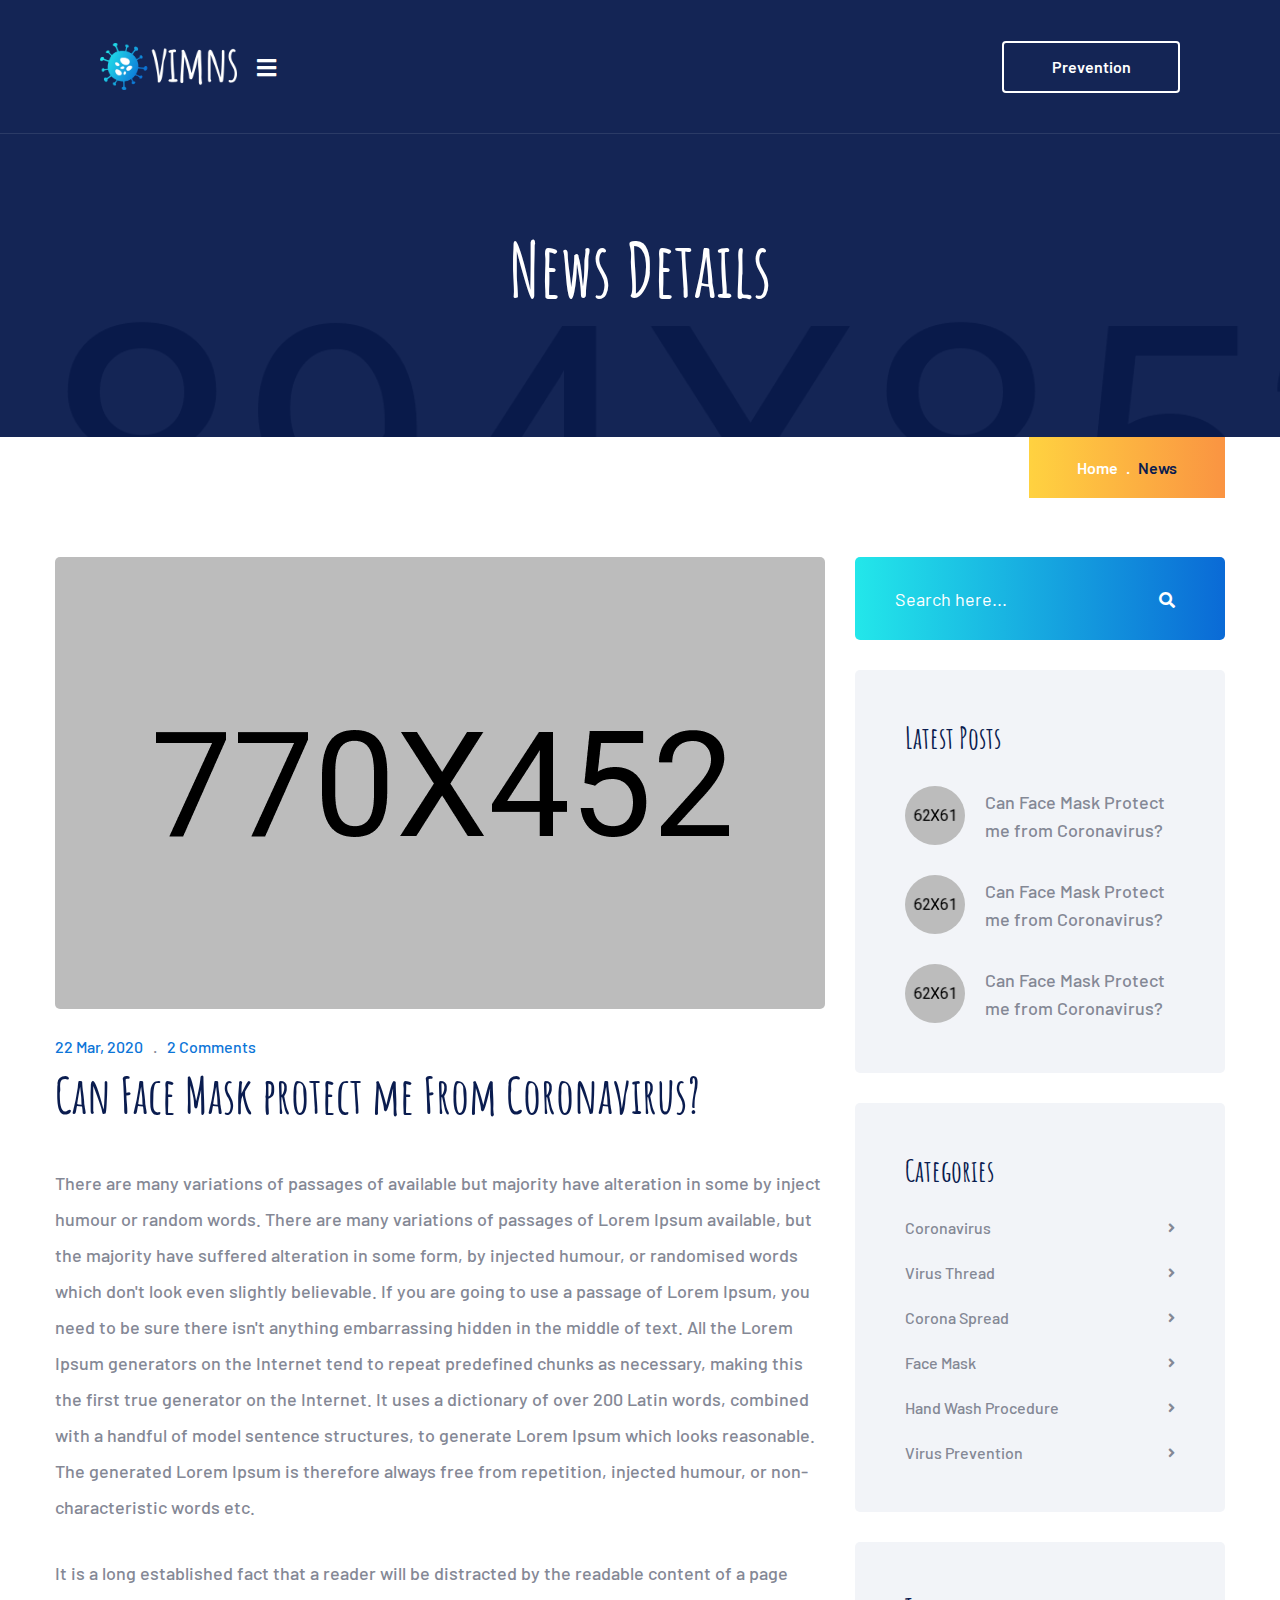
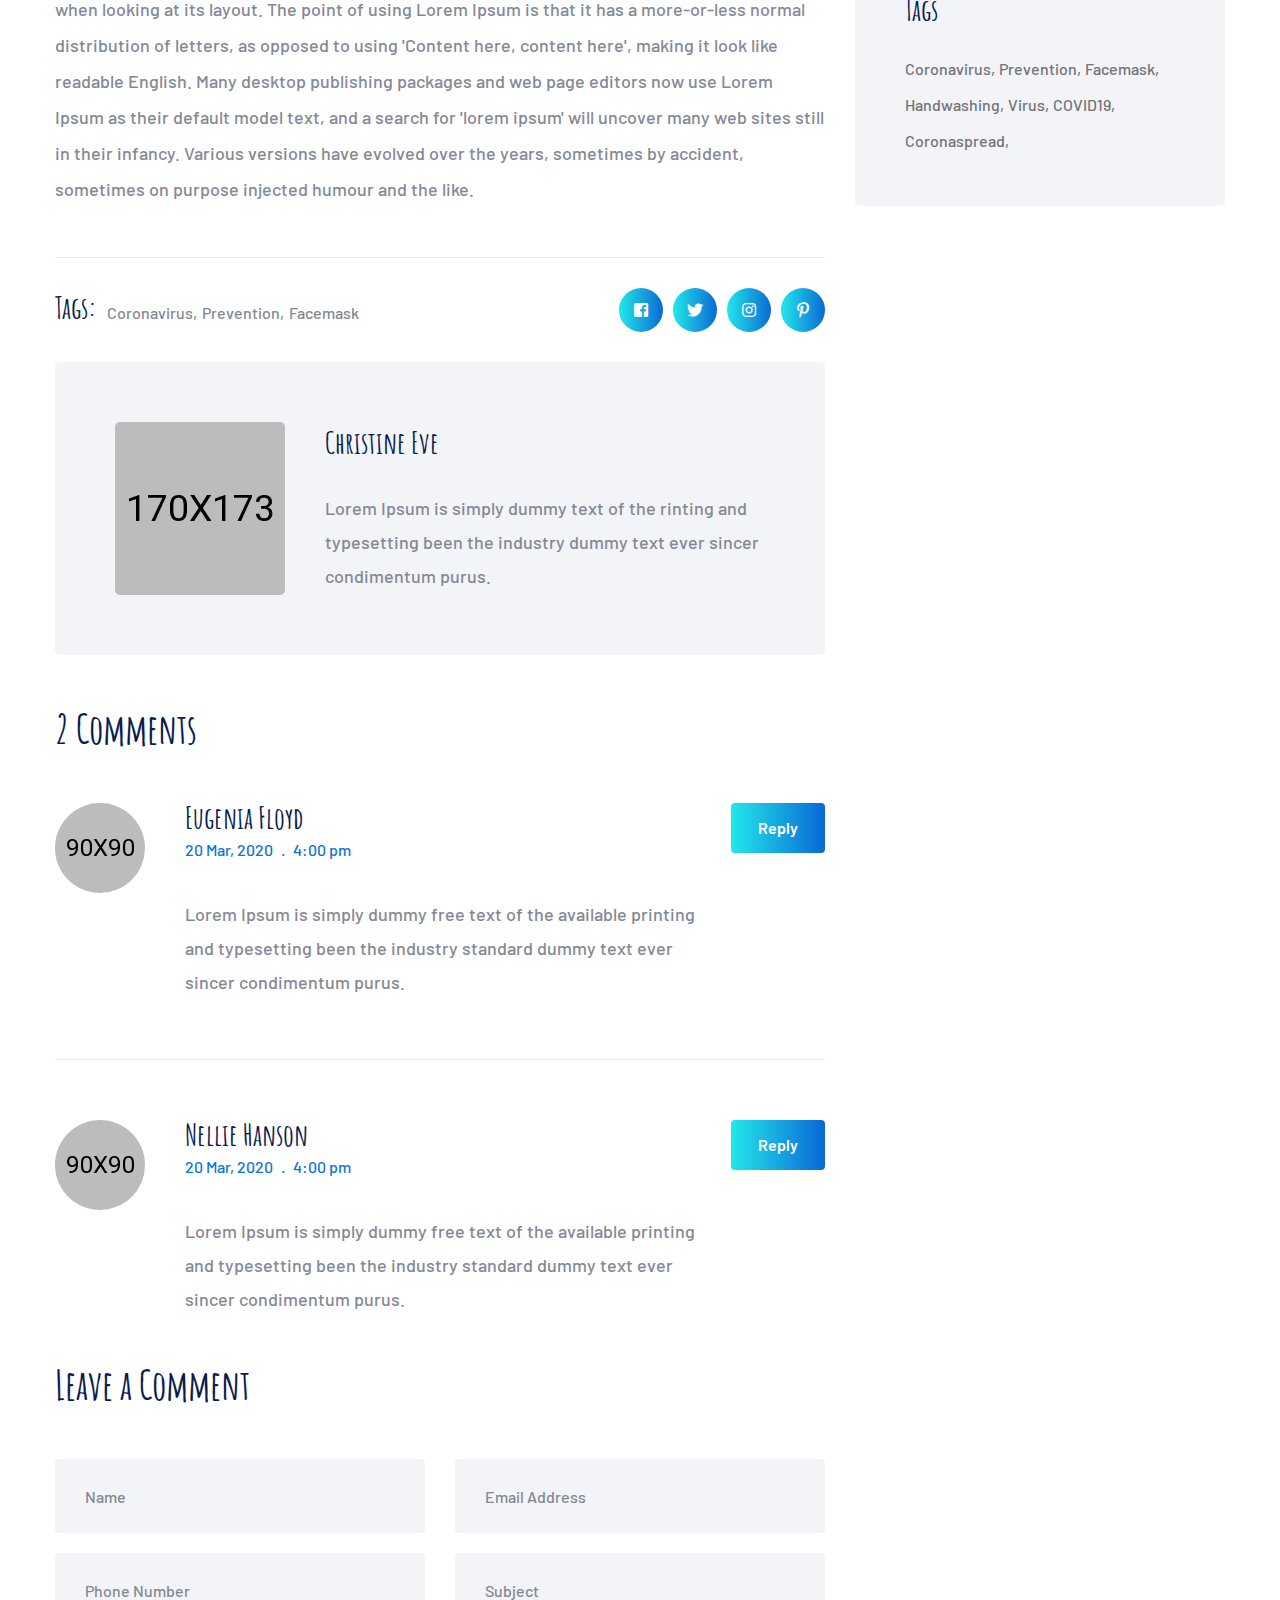
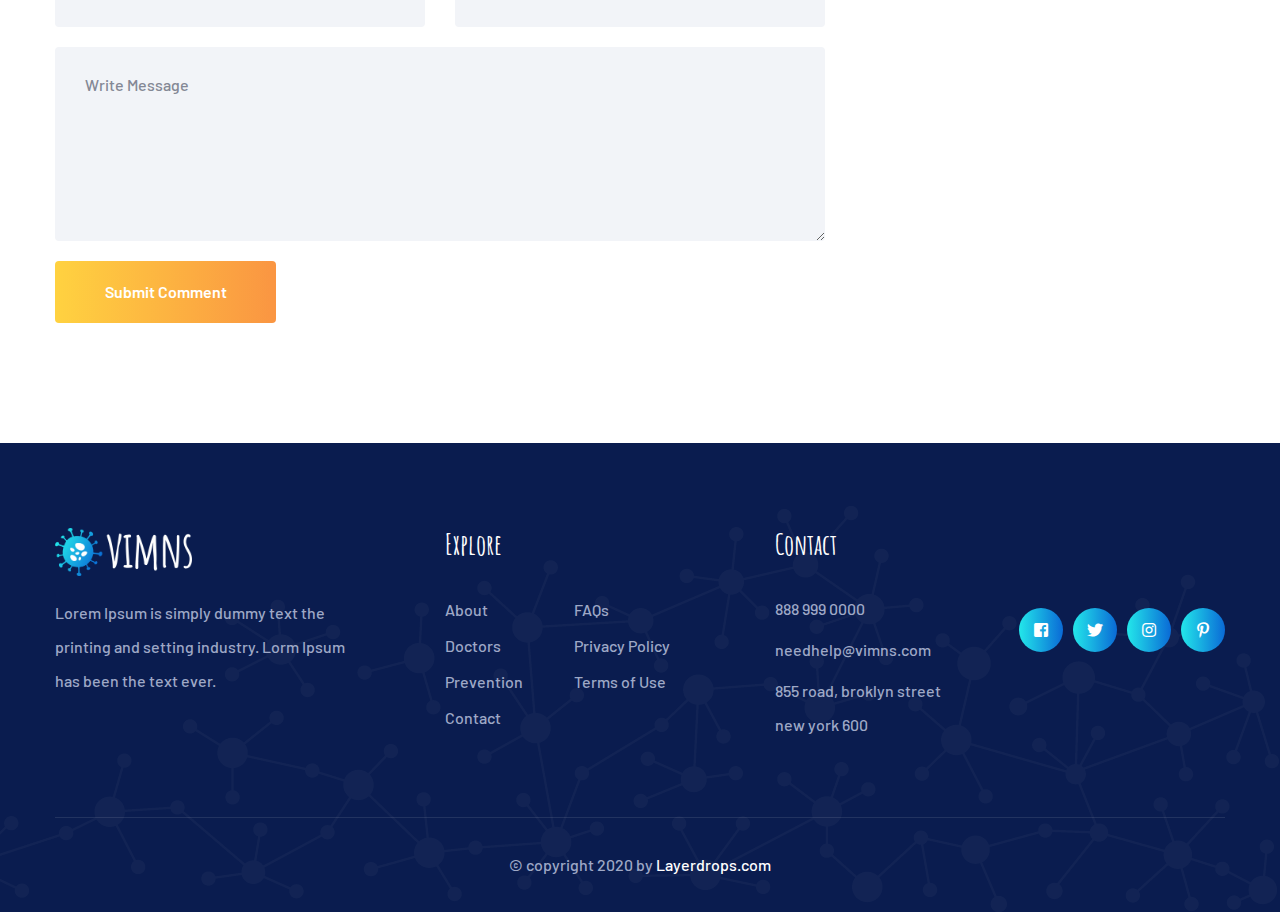
<file: news-details.html>
<!DOCTYPE html>
<html lang="en">

<head>
    <meta charset="UTF-8">
    <meta name="viewport" content="width=device-width, initial-scale=1.0">
    <meta http-equiv="X-UA-Compatible" content="ie=edge">
    <title>News Details || Vimns || Coronavirus Medical Prevention HTML Template</title>
    <link rel="apple-touch-icon" sizes="180x180" href="assets/images/favicons/apple-touch-icon.png">
    <link rel="icon" type="image/png" sizes="32x32" href="assets/images/favicons/favicon-32x32.png">
    <link rel="icon" type="image/png" sizes="16x16" href="assets/images/favicons/favicon-16x16.png">
    <link rel="manifest" href="assets/images/favicons/site.webmanifest">

    <!-- plugin scripts -->

    <link href="https://fonts.googleapis.com/css?family=Amatic+SC:400,700%7CBarlow:300,400,500,600,700,800,900%7CPT+Sans:400,700&display=swap" rel="stylesheet">


    <link rel="stylesheet" href="assets/css/animate.min.css">
    <link rel="stylesheet" href="assets/css/bootstrap.min.css">
    <link rel="stylesheet" href="assets/css/owl.carousel.min.css">
    <link rel="stylesheet" href="assets/css/owl.theme.default.min.css">
    <link rel="stylesheet" href="assets/css/magnific-popup.css">
    <link rel="stylesheet" href="assets/css/fontawesome-all.min.css">
    <link rel="stylesheet" href="assets/css/bootstrap-select.min.css">
    <link rel="stylesheet" href="assets/css/jquery.mCustomScrollbar.min.css">
    <link rel="stylesheet" href="assets/css/bootstrap-datepicker.min.css">
    <link rel="stylesheet" href="assets/css/vimns-icons.css">



    <!-- template styles -->
    <link rel="stylesheet" href="assets/css/main.css">
    <link rel="stylesheet" href="assets/css/responsive.css">







</head>

<body>
    <div class="preloader">
        <img src="assets/images/loader.png" class="preloader__image" alt="">
    </div><!-- /.preloader -->
    <div class="page-wrapper">



        <header class="site-header-one">
            <nav class="main-nav__one stricky">
                <div class="container-fluid">
                    <div class="main-nav__logo-box">
                        <a href="index.html">
                            <img width="137" src="assets/images/logo-1-1.png" alt="">
                        </a>
                        <a href="#" class="side-menu__toggler"><i class="fa fa-bars"></i></a>
                    </div><!-- /.main-nav__logo-box -->
                    <div class="main-nav__main-navigation">
                        <ul class=" main-nav__navigation-box">
                            <li class="dropdown">
                                <a href="index.html">Home</a>
                                <ul>
                                    <li><a href="index.html">Home 01</a></li>
                                    <li><a href="index-2.html">Home 02</a></li>
                                    <li><a href="index-rtl.html">Home RTL</a></li>
                                    <li class="dropdown"><a href="#">Header Styles</a>
                                        <ul>
                                            <li><a href="index.html">Header 01</a></li>
                                            <li><a href="index-2.html">Header 02</a></li>
                                            <!-- <li><a href="index-5.html">Header 05</a></li> -->
                                        </ul><!-- /.sub-menu -->
                                    </li>
                                    <li class="dropdown"><a href="#">Dark Styles</a>
                                        <ul>
                                            <li><a href="index-d.html">Dark 01</a></li>
                                            <li><a href="index-d-2.html">Dark 02</a></li>
                                        </ul><!-- /.sub-menu -->
                                    </li>
                                </ul><!-- /.sub-menu -->
                            </li>
                            <li>
                                <a href="about.html">About</a>
                            </li>
                            <li>
                                <a href="prevention.html">Preventions</a>
                            </li>
                            <li>
                                <a href="faqs.html">FAQs</a>
                            </li>

                            <li class="dropdown">
                                <a href="news.html">News</a>
                                <ul>
                                    <li><a href="news.html">News Page</a></li>
                                    <li><a href="news-details.html">News Details</a></li>
                                </ul><!-- /.sub-menu -->
                            </li>
                            <li>
                                <a href="contact.html">Contact</a>
                            </li>
                        </ul>
                    </div><!-- /.main-nav__main-navigation -->
                    <div class="main-nav__cta">
                        <div class="main-nav__cta-icon">
                            <i class="vimns-icon-phone"></i>
                        </div><!-- /.main-nav__cta-icon -->
                        <div class="main-nav__cta-content">
                            <h3><a href="tel:666-888-0000">666 888 0000</a></h3>
                            <p>Helpline</p>
                        </div><!-- /.main-nav__cta-content -->
                    </div><!-- /.main-nav__cta -->
                    <div class="main-nav__right">
                        <a href="prevention.html" class="main-nav__btn">Prevention</a><!-- /.main-nav__btn -->
                    </div><!-- /.main-nav__right -->
                </div><!-- /.container-fluid -->
            </nav><!-- /.main-nav__one -->

        </header><!-- /.site-header-one -->


        <section class="page-header">
            <div class="container">
                <h2>News Details</h2>
                <ul class="thm-breadcrumb list-unstyled">
                    <li><a href="#">Home</a></li>
                    <li><span>News</span></li>
                </ul><!-- /.thm-breadcrumb -->
            </div><!-- /.container -->
        </section><!-- /.page-header -->

        <section class="blog-details">
            <div class="container">
                <div class="row">
                    <div class="col-lg-8">
                        <div class="blog-details__main">
                            <div class="blog-details__image">
                                <img src="assets/images/blog/blog-d-1-1.jpg" alt="">
                            </div><!-- /.blog-details__image -->
                            <div class="blog-details__content">
                                <ul class="blog-one__meta list-unstyled">
                                    <li><a href="#">22 Mar, 2020</a></li>
                                    <li><a href="#">2 Comments</a></li>
                                </ul><!-- /.blog-one__meta list-unstyled -->
                                <h3>Can Face Mask protect me From Coronavirus?</h3>
                                <p>There are many variations of passages of available but majority have alteration in some by
                                    inject humour or random words. There are many variations of passages of Lorem Ipsum
                                    available, but the majority have suffered alteration in some form, by injected humour, or
                                    randomised words which don't look even slightly believable. If you are going to use a
                                    passage of Lorem Ipsum, you need to be sure there isn't anything embarrassing hidden in the
                                    middle of text. All the Lorem Ipsum generators on the Internet tend to repeat predefined
                                    chunks as necessary, making this the first true generator on the Internet. It uses a
                                    dictionary of over 200 Latin words, combined with a handful of model sentence structures, to
                                    generate Lorem Ipsum which looks reasonable. The generated Lorem Ipsum is therefore always
                                    free from repetition, injected humour, or non-characteristic words etc.</p>
                                <p>It is a long established fact that a reader will be distracted by the readable content of a
                                    page when looking at its layout. The point of using Lorem Ipsum is that it has a
                                    more-or-less normal distribution of letters, as opposed to using 'Content here, content
                                    here', making it look like readable English. Many desktop publishing packages and web page
                                    editors now use Lorem Ipsum as their default model text, and a search for 'lorem ipsum' will
                                    uncover many web sites still in their infancy. Various versions have evolved over the years,
                                    sometimes by accident, sometimes on purpose injected humour and the like.</p>
                            </div><!-- /.blog-details__content -->
                            <div class="blog-details__meta">
                                <div class="blog-details__tags">
                                    <span>Tags: </span> <a href="#">Coronavirus,</a> <a href="#">Prevention,</a> <a href="#">Facemask</a>
                                </div><!-- /.blog-details__tags -->
                                <div class="blog-details__share">
                                    <a href="#" class="fab fa-facebook-square"></a>
                                    <a href="#" class="fab fa-twitter"></a>
                                    <a href="#" class="fab fa-instagram"></a>
                                    <a href="#" class="fab fa-pinterest-p"></a>
                                </div><!-- /.blog-details__share -->
                            </div><!-- /.blog-details__meta -->
                        </div><!-- /.blog-details__main -->

                        <div class="blog-author">
                            <div class="blog-author__image">
                                <img src="assets/images/blog/author-1-1.jpg" alt="">
                            </div><!-- /.blog-author__image -->
                            <div class="blog-author__content">
                                <h3>Christine Eve </h3>
                                <p>Lorem Ipsum is simply dummy text of the rinting and typesetting been the industry dummy text
                                    ever sincer condimentum purus.</p>
                            </div><!-- /.blog-author__content -->
                        </div><!-- /.blog-author -->

                        <div class="comment-one">
                            <h3 class="comment-one__block-title">2 Comments</h3><!-- /.comment-one__block-title -->
                            <div class="comment-one__single">
                                <div class="comment-one__image">
                                    <img src="assets/images/blog/comment-1-1.jpg" alt="">
                                </div><!-- /.comment-one__image -->
                                <div class="comment-one__content">
                                    <h3>Eugenia Floyd</h3>
                                    <p class="comment-one__date">20 Mar, 2020 <span>.</span> 4:00 pm</p>
                                    <p>Lorem Ipsum is simply dummy free text of the available printing and typesetting been the
                                        industry standard dummy text ever sincer condimentum purus.</p>
                                </div><!-- /.comment-one__content -->
                                <a href="#" class="thm-btn comment-one__btn">Reply</a><!-- /.thm-btn comment-one__btn -->
                            </div><!-- /.comment-one__single -->
                            <div class="comment-one__single">
                                <div class="comment-one__image">
                                    <img src="assets/images/blog/comment-1-2.jpg" alt="">
                                </div><!-- /.comment-one__image -->
                                <div class="comment-one__content">
                                    <h3>Nellie Hanson</h3>
                                    <p class="comment-one__date">20 Mar, 2020 <span>.</span> 4:00 pm</p>
                                    <p>Lorem Ipsum is simply dummy free text of the available printing and typesetting been the
                                        industry standard dummy text ever sincer condimentum purus.</p>
                                </div><!-- /.comment-one__content -->
                                <a href="#" class="thm-btn comment-one__btn">Reply</a><!-- /.thm-btn comment-one__btn -->
                            </div><!-- /.comment-one__single -->
                        </div><!-- /.comment-one -->
                        <div class="comment-form">
                            <h3 class="comment-one__block-title">Leave a Comment</h3><!-- /.comment-one__block-title -->
                            <form action="inc/sendemail.php" class="contact-form-validated contact-one__form">
                                <div class="row">
                                    <div class="col-lg-6">
                                        <input type="text" placeholder="Name" name="name">
                                    </div><!-- /.col-lg-6 -->
                                    <div class="col-lg-6">
                                        <input type="text" placeholder="Email Address" name="email">
                                    </div><!-- /.col-lg-6 -->
                                    <div class="col-lg-6">
                                        <input type="text" placeholder="Phone Number" name="phone">
                                    </div><!-- /.col-lg-6 -->
                                    <div class="col-lg-6">
                                        <input type="text" placeholder="Subject" name="subject">
                                    </div><!-- /.col-lg-6 -->
                                    <div class="col-lg-12">
                                        <textarea placeholder="Write Message" name="message"></textarea>
                                    </div><!-- /.col-lg-12 -->
                                    <div class="col-lg-12 text-left">
                                        <button type="submit" class="thm-btn contact-one__btn">Submit Comment</button>
                                        <!-- /.thm-btn contact-one__btn -->
                                    </div><!-- /.col-lg-12 -->
                                </div><!-- /.row -->
                            </form><!-- /.contact-one__form -->
                        </div><!-- /.comment-form -->
                    </div><!-- /.col-lg-8 -->
                    <div class="col-lg-4">
                        <div class="sidebar">
                            <div class="sidebar__single sidebar__search">
                                <form action="#" class="sidebar__search-form">
                                    <input type="text" name="search" placeholder="Search here...">
                                    <button type="submit"><i class="fa fa-search"></i></button>
                                </form>
                            </div><!-- /.sidebar__single -->
                            <div class="sidebar__single sidebar__post">
                                <h3 class="sidebar__title">Latest Posts</h3><!-- /.sidebar__title -->
                                <div class="sidebar__post-wrap">
                                    <div class="sidebar__post__single">
                                        <div class="sidebar__post-image">
                                            <div class="inner-block"><img src="assets/images/blog/lp-1-1.jpg" alt="Awesome Image" /></div>
                                            <!-- /.inner-block -->
                                        </div><!-- /.sidebar__post-image -->
                                        <div class="sidebar__post-content">
                                            <h4 class="sidebar__post-title"><a href="#">Can Face Mask Protect
                                                    me from Coronavirus?</a></h4>
                                            <!-- /.sidebar__post-title -->
                                        </div><!-- /.sidebar__post-content -->
                                    </div><!-- /.sidebar__post__single -->
                                    <div class="sidebar__post__single">
                                        <div class="sidebar__post-image">
                                            <div class="inner-block"><img src="assets/images/blog/lp-1-1.jpg" alt="Awesome Image" /></div>
                                            <!-- /.inner-block -->
                                        </div><!-- /.sidebar__post-image -->
                                        <div class="sidebar__post-content">
                                            <h4 class="sidebar__post-title"><a href="#">Can Face Mask Protect
                                                    me from Coronavirus?</a></h4>
                                            <!-- /.sidebar__post-title -->
                                        </div><!-- /.sidebar__post-content -->
                                    </div><!-- /.sidebar__post__single -->
                                    <div class="sidebar__post__single">
                                        <div class="sidebar__post-image">
                                            <div class="inner-block"><img src="assets/images/blog/lp-1-3.jpg" alt="Awesome Image" /></div>
                                            <!-- /.inner-block -->
                                        </div><!-- /.sidebar__post-image -->
                                        <div class="sidebar__post-content">
                                            <h4 class="sidebar__post-title"><a href="#">Can Face Mask Protect
                                                    me from Coronavirus?</a></h4>
                                            <!-- /.sidebar__post-title -->
                                        </div><!-- /.sidebar__post-content -->
                                    </div><!-- /.sidebar__post__single -->
                                </div><!-- /.sidebar__post-wrap -->
                            </div><!-- /.sidebar__single -->
                            <div class="sidebar__single sidebar__category">
                                <h3 class="sidebar__title">Categories</h3><!-- /.sidebar__title -->
                                <ul class="sidebar__category-list">
                                    <li class="sidebar__category-list-item"><a href="#">Coronavirus</a></li>
                                    <li class="sidebar__category-list-item"><a href="#">Virus Thread</a></li>
                                    <li class="sidebar__category-list-item"><a href="#">Corona Spread</a></li>
                                    <li class="sidebar__category-list-item"><a href="#">Face Mask</a></li>
                                    <li class="sidebar__category-list-item"><a href="#">Hand Wash Procedure</a></li>
                                    <li class="sidebar__category-list-item"><a href="#">Virus Prevention</a></li>
                                </ul><!-- /.sidebar__category-list -->
                            </div><!-- /.sidebar__single -->
                            <div class="sidebar__single sidebar__tags">
                                <h3 class="sidebar__title">Tags</h3><!-- /.sidebar__title -->
                                <ul class="sidebar__tags-list">
                                    <li class="sidebar__tags-list-item"><a href="#">Coronavirus,</a></li>
                                    <li class="sidebar__tags-list-item"><a href="#">Prevention,</a></li>
                                    <li class="sidebar__tags-list-item"><a href="#">Facemask,</a></li>
                                    <li class="sidebar__tags-list-item"><a href="#">Handwashing,</a></li>
                                    <li class="sidebar__tags-list-item"><a href="#">Virus,</a></li>
                                    <li class="sidebar__tags-list-item"><a href="#">COVID19,</a></li>
                                    <li class="sidebar__tags-list-item"><a href="#">Coronaspread,</a></li>
                                </ul><!-- /.sidebar__category-list -->
                            </div><!-- /.sidebar__single -->
                        </div><!-- /.sidebar -->
                    </div><!-- /.col-lg-4 -->
                </div><!-- /.row -->
            </div><!-- /.container -->
        </section><!-- /.blog-details -->



        <footer class="site-footer-one ">
            <div class="site-footer-one__upper">
                <div class="container">
                    <div class="row">
                        <div class="col-lg-4">
                            <div class="footer-widget footer-widget__about">
                                <a href="index.html" class="footer-widget__logo">
                                    <img width="137" src="assets/images/logo-1-1.png" alt="">
                                </a>
                                <p>Lorem Ipsum is simply dummy text the printing and setting industry. Lorm Ipsum has been
                                    the
                                    text ever.</p>
                            </div><!-- /.footer-widget footer-widget__about -->
                        </div><!-- /.col-lg-4 -->
                        <div class="col-lg-3">
                            <div class="footer-widget footer-widget__links">
                                <h3 class="footer-widget__title">Explore</h3><!-- /.footer-widget__title -->
                                <div class="footer-widget__links-wrap">
                                    <ul class="list-unstyled footer-widget__links-list">
                                        <li><a href="about.html">About</a></li>
                                        <li><a href="index.html">Doctors</a></li>
                                        <li><a href="prevention.html">Prevention</a></li>
                                        <li><a href="contact.html">Contact</a></li>
                                    </ul><!-- /.list-unstyled -->
                                    <ul class="list-unstyled footer-widget__links-list">
                                        <li><a href="faqs.html">FAQs</a></li>
                                        <li><a href="about.html">Privacy Policy</a></li>
                                        <li><a href="about.html">Terms of Use</a></li>
                                    </ul><!-- /.list-unstyled -->
                                </div><!-- /.footer-widget__links-wrap -->

                            </div><!-- /.footer-widget footer-widget__about -->
                        </div><!-- /.col-lg-3 -->
                        <div class="col-lg-3">
                            <div class="footer-widget footer-widget__contact">
                                <h3 class="footer-widget__title">Contact</h3><!-- /.footer-widget__title -->
                                <p><a href="tel:888-999-0000">888 999 0000</a></p>
                                <p><a href="mailto:needhelp@vimns.com">needhelp@vimns.com</a> </p>
                                <p>855 road, broklyn street <br> new york 600</p>
                            </div><!-- /.footer-widget footer-widget__contact -->
                        </div><!-- /.col-lg-3 -->
                        <div class="col-lg-2 d-flex">
                            <div class="footer-widget my-auto">
                                <div class="footer-widget__social">
                                    <a href="#" class="fab fa-facebook-square"></a>
                                    <a href="#" class="fab fa-twitter"></a>
                                    <a href="#" class="fab fa-instagram"></a>
                                    <a href="#" class="fab fa-pinterest-p"></a>
                                </div><!-- /.footer-widget__social -->
                            </div><!-- /.footer-widget -->
                        </div><!-- /.col-lg-2 -->
                    </div><!-- /.row -->
                </div><!-- /.container -->
            </div><!-- /.site-footer-one__upper -->
            <div class="site-footer-one__bottom">
                <div class="container">
                    <p>© copyright 2020 by <a href="#">Layerdrops.com</a></p>
                </div><!-- /.container -->
            </div><!-- /.site-footer-one__bottom -->
        </footer><!-- /.site-footer-one -->
    </div><!-- /.page-wrapper -->


    <a href="#" data-target="html" class="scroll-to-target scroll-to-top"><i class="fa fa-angle-up"></i></a>


    <div class="side-menu__block">


        <div class="side-menu__block-overlay custom-cursor__overlay">
            <div class="cursor"></div>
            <div class="cursor-follower"></div>
        </div><!-- /.side-menu__block-overlay -->
        <div class="side-menu__block-inner ">
            <div class="side-menu__top justify-content-end">

                <a href="#" class="side-menu__toggler side-menu__close-btn"><img src="assets/images/shapes/close-1-1.png" alt=""></a>
            </div><!-- /.side-menu__top -->


            <nav class="mobile-nav__container">
                <!-- content is loading via js -->
            </nav>
            <div class="side-menu__sep"></div><!-- /.side-menu__sep -->
            <div class="side-menu__content">
                <p>Lorem Ipsum is simply dummy text the printing and setting industry. Lorm Ipsum has been the industry's stanard dummy text ever. </p>
                <p><a href="mailto:needhelp@bizkar.com">needhelp@bizkar.com</a> <br> <a href="tel:888-999-0000">888 999 0000</a></p>
                <div class="side-menu__social">
                    <a class="fab fa-facebook-f" href="#"></a>
                    <a class="fab fa-twitter" href="#"></a>
                    <a class="fab fa-instagram" href="#"></a>
                    <a class="fab fa-pinterest-p" href="#"></a>
                </div>
            </div><!-- /.side-menu__content -->
        </div><!-- /.side-menu__block-inner -->
    </div><!-- /.side-menu__block -->



    <script src="assets/js/jquery.min.js"></script>
    <script src="assets/js/bootstrap.bundle.min.js"></script>
    <script src="assets/js/owl.carousel.min.js"></script>
    <script src="assets/js/waypoints.min.js"></script>
    <script src="assets/js/jquery.counterup.min.js"></script>
    <script src="assets/js/TweenMax.min.js"></script>
    <script src="assets/js/wow.js"></script>
    <script src="assets/js/jquery.magnific-popup.min.js"></script>
    <script src="assets/js/jquery.ajaxchimp.min.js"></script>
    <script src="assets/js/jquery.validate.min.js"></script>
    <script src="assets/js/bootstrap-select.min.js"></script>
    <script src="assets/js/jquery.mCustomScrollbar.concat.min.js"></script>
    <script src="assets/js/bootstrap-datepicker.min.js"></script>
    <script src="assets/js/isotope.js"></script>

    <!-- template scripts -->
    <script src="assets/js/theme.js"></script>
    <script src="assets/js/testimonials-owl.carousel.config.js"></script>
</body>

</html>
</file>
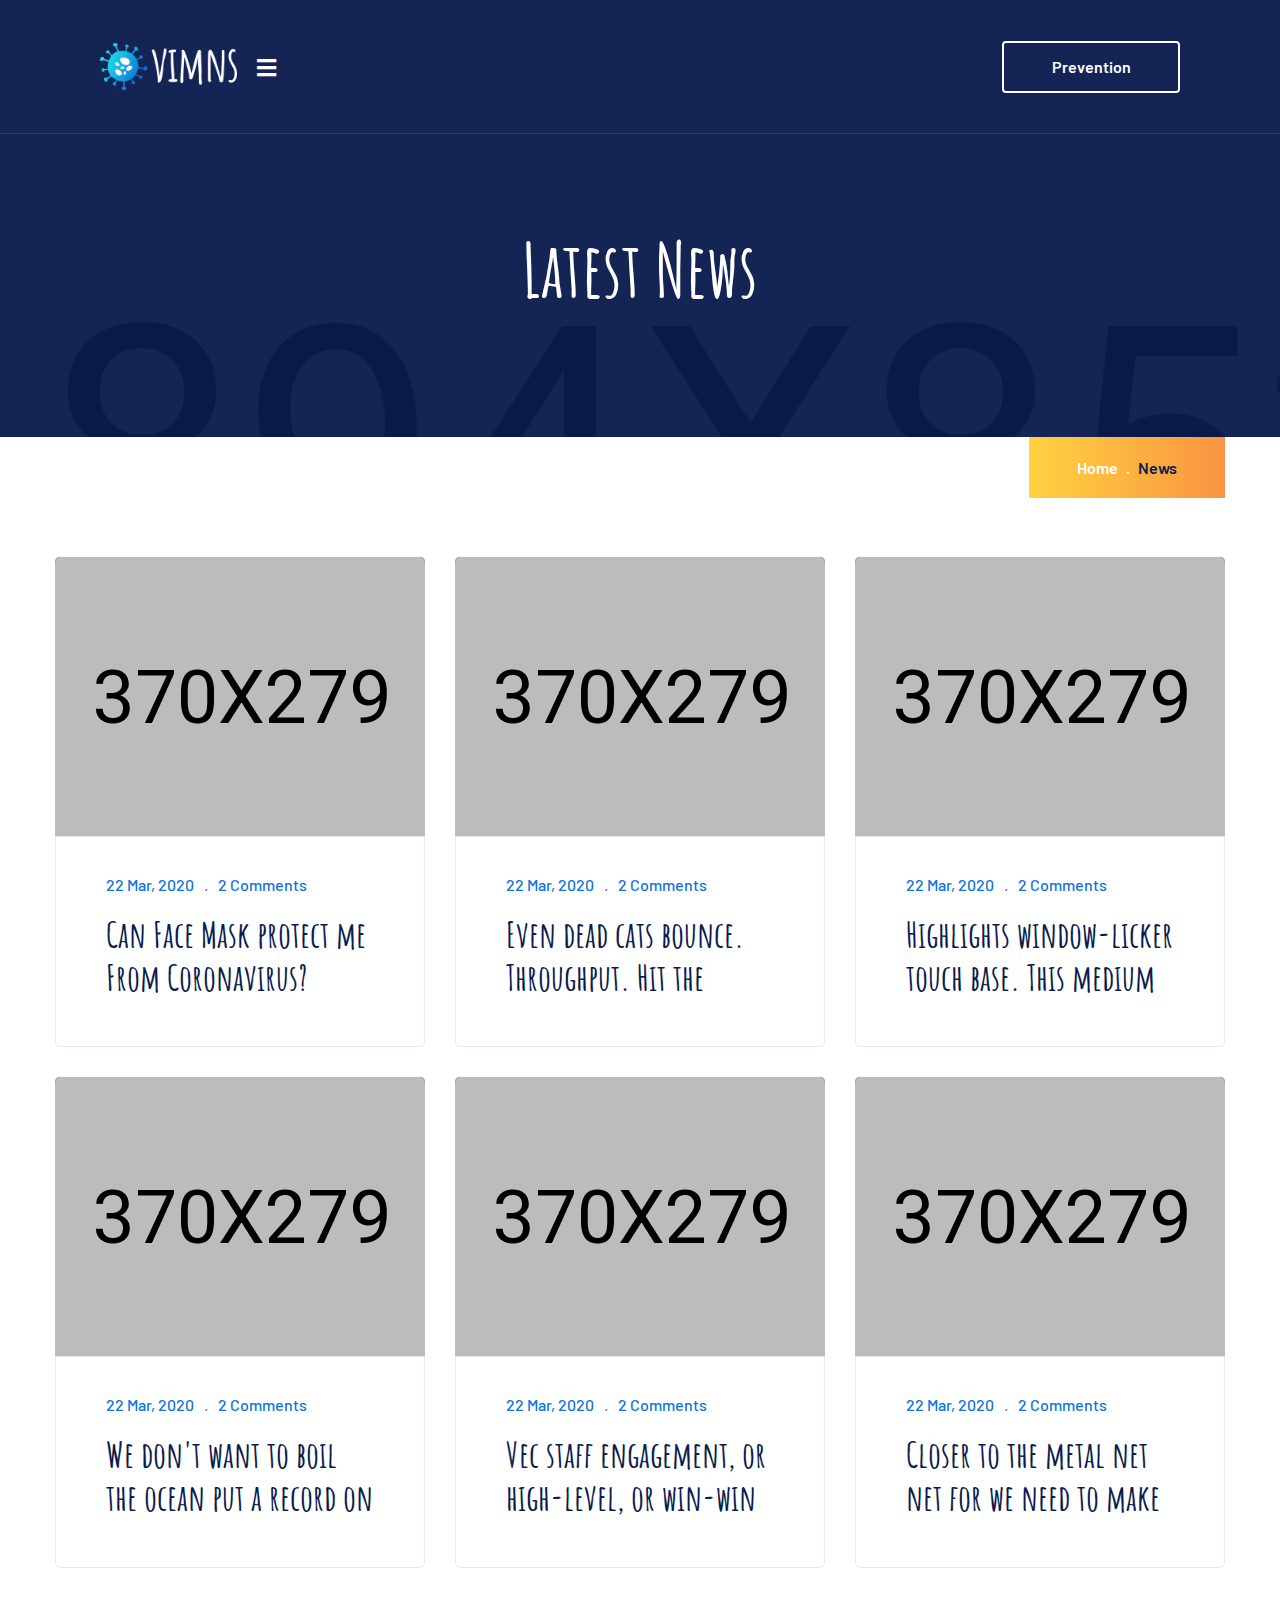
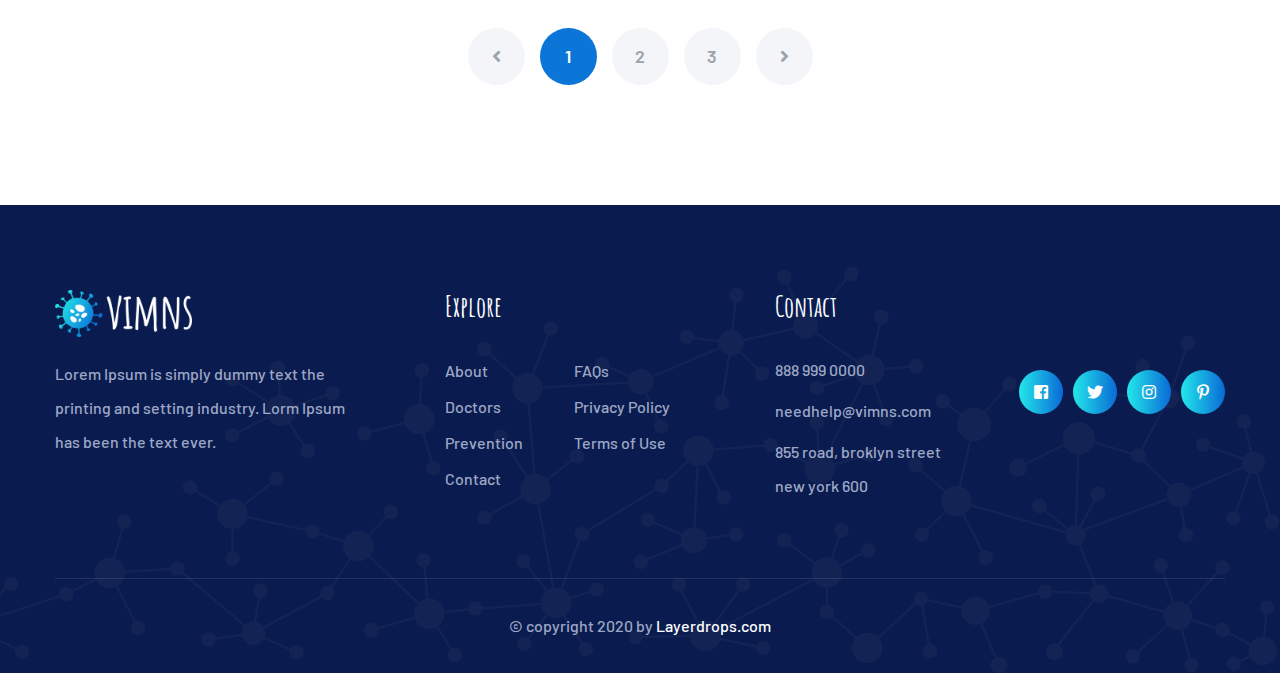
<file: news.html>
<!DOCTYPE html>
<html lang="en">

<head>
    <meta charset="UTF-8">
    <meta name="viewport" content="width=device-width, initial-scale=1.0">
    <meta http-equiv="X-UA-Compatible" content="ie=edge">
    <title>News Page || Vimns || Coronavirus Medical Prevention HTML Template</title>
    <link rel="apple-touch-icon" sizes="180x180" href="assets/images/favicons/apple-touch-icon.png">
    <link rel="icon" type="image/png" sizes="32x32" href="assets/images/favicons/favicon-32x32.png">
    <link rel="icon" type="image/png" sizes="16x16" href="assets/images/favicons/favicon-16x16.png">
    <link rel="manifest" href="assets/images/favicons/site.webmanifest">

    <!-- plugin scripts -->

    <link href="https://fonts.googleapis.com/css?family=Amatic+SC:400,700%7CBarlow:300,400,500,600,700,800,900%7CPT+Sans:400,700&display=swap" rel="stylesheet">


    <link rel="stylesheet" href="assets/css/animate.min.css">
    <link rel="stylesheet" href="assets/css/bootstrap.min.css">
    <link rel="stylesheet" href="assets/css/owl.carousel.min.css">
    <link rel="stylesheet" href="assets/css/owl.theme.default.min.css">
    <link rel="stylesheet" href="assets/css/magnific-popup.css">
    <link rel="stylesheet" href="assets/css/fontawesome-all.min.css">
    <link rel="stylesheet" href="assets/css/bootstrap-select.min.css">
    <link rel="stylesheet" href="assets/css/jquery.mCustomScrollbar.min.css">
    <link rel="stylesheet" href="assets/css/bootstrap-datepicker.min.css">
    <link rel="stylesheet" href="assets/css/vimns-icons.css">



    <!-- template styles -->
    <link rel="stylesheet" href="assets/css/main.css">
    <link rel="stylesheet" href="assets/css/responsive.css">







</head>

<body>
    <div class="preloader">
        <img src="assets/images/loader.png" class="preloader__image" alt="">
    </div><!-- /.preloader -->
    <div class="page-wrapper">
        <header class="site-header-one">
            <nav class="main-nav__one stricky">
                <div class="container-fluid">
                    <div class="main-nav__logo-box">
                        <a href="index.html">
                            <img width="137" src="assets/images/logo-1-1.png" alt="">
                        </a>
                        <a href="#" class="side-menu__toggler"><i class="fa fa-bars"></i></a>
                    </div><!-- /.main-nav__logo-box -->
                    <div class="main-nav__main-navigation">
                        <ul class=" main-nav__navigation-box">
                            <li class="dropdown">
                                <a href="index.html">Home</a>
                                <ul>
                                    <li><a href="index.html">Home 01</a></li>
                                    <li><a href="index-2.html">Home 02</a></li>
                                    <li><a href="index-rtl.html">Home RTL</a></li>
                                    <li class="dropdown"><a href="#">Header Styles</a>
                                        <ul>
                                            <li><a href="index.html">Header 01</a></li>
                                            <li><a href="index-2.html">Header 02</a></li>
                                            <!-- <li><a href="index-5.html">Header 05</a></li> -->
                                        </ul><!-- /.sub-menu -->
                                    </li>
                                    <li class="dropdown"><a href="#">Dark Styles</a>
                                        <ul>
                                            <li><a href="index-d.html">Dark 01</a></li>
                                            <li><a href="index-d-2.html">Dark 02</a></li>
                                        </ul><!-- /.sub-menu -->
                                    </li>
                                </ul><!-- /.sub-menu -->
                            </li>
                            <li>
                                <a href="about.html">About</a>
                            </li>
                            <li>
                                <a href="prevention.html">Preventions</a>
                            </li>
                            <li>
                                <a href="faqs.html">FAQs</a>
                            </li>

                            <li class="dropdown">
                                <a href="news.html">News</a>
                                <ul>
                                    <li><a href="news.html">News Page</a></li>
                                    <li><a href="news-details.html">News Details</a></li>
                                </ul><!-- /.sub-menu -->
                            </li>
                            <li>
                                <a href="contact.html">Contact</a>
                            </li>
                        </ul>
                    </div><!-- /.main-nav__main-navigation -->
                    <div class="main-nav__cta">
                        <div class="main-nav__cta-icon">
                            <i class="vimns-icon-phone"></i>
                        </div><!-- /.main-nav__cta-icon -->
                        <div class="main-nav__cta-content">
                            <h3><a href="tel:666-888-0000">666 888 0000</a></h3>
                            <p>Helpline</p>
                        </div><!-- /.main-nav__cta-content -->
                    </div><!-- /.main-nav__cta -->
                    <div class="main-nav__right">
                        <a href="prevention.html" class="main-nav__btn">Prevention</a><!-- /.main-nav__btn -->
                    </div><!-- /.main-nav__right -->
                </div><!-- /.container-fluid -->
            </nav><!-- /.main-nav__one -->

        </header><!-- /.site-header-one -->


        <section class="page-header">
            <div class="container">
                <h2>Latest News</h2>
                <ul class="thm-breadcrumb list-unstyled">
                    <li><a href="#">Home</a></li>
                    <li><span>News</span></li>
                </ul><!-- /.thm-breadcrumb -->
            </div><!-- /.container -->
        </section><!-- /.page-header -->

        <section class="blog-one">
            <div class="container">
                <div class="row">
                    <div class="col-lg-4 col-md-6">
                        <div class="blog-one__single">
                            <div class="blog-one__single-inner">
                                <div class="blog-one__image">
                                    <a href="news-details.html">+</a>
                                    <img src="assets/images/blog/blog-1-1.jpg" alt="">
                                </div><!-- /.blog-one__image -->
                                <div class="blog-one__content">
                                    <ul class="blog-one__meta list-unstyled">
                                        <li><a href="#">22 Mar, 2020</a></li>
                                        <li><a href="#">2 Comments</a></li>
                                    </ul><!-- /.blog-one__meta list-unstyled -->
                                    <h3><a href="news-details.html">Can Face Mask protect me From Coronavirus?</a></h3>
                                </div><!-- /.blog-one__content -->
                            </div><!-- /.blog-one__single-inner -->
                        </div><!-- /.blog-one__single -->
                    </div><!-- /.col-lg-4 -->
                    <div class="col-lg-4 col-md-6">
                        <div class="blog-one__single">
                            <div class="blog-one__single-inner">
                                <div class="blog-one__image">
                                    <a href="news-details.html">+</a>
                                    <img src="assets/images/blog/blog-1-2.jpg" alt="">
                                </div><!-- /.blog-one__image -->
                                <div class="blog-one__content">
                                    <ul class="blog-one__meta list-unstyled">
                                        <li><a href="#">22 Mar, 2020</a></li>
                                        <li><a href="#">2 Comments</a></li>
                                    </ul><!-- /.blog-one__meta list-unstyled -->
                                    <h3><a href="news-details.html">Even dead cats bounce. Throughput. Hit the</a></h3>
                                </div><!-- /.blog-one__content -->
                            </div><!-- /.blog-one__single-inner -->
                        </div><!-- /.blog-one__single -->
                    </div><!-- /.col-lg-4 -->
                    <div class="col-lg-4 col-md-6">
                        <div class="blog-one__single">
                            <div class="blog-one__single-inner">
                                <div class="blog-one__image">
                                    <a href="news-details.html">+</a>
                                    <img src="assets/images/blog/blog-1-3.jpg" alt="">
                                </div><!-- /.blog-one__image -->
                                <div class="blog-one__content">
                                    <ul class="blog-one__meta list-unstyled">
                                        <li><a href="#">22 Mar, 2020</a></li>
                                        <li><a href="#">2 Comments</a></li>
                                    </ul><!-- /.blog-one__meta list-unstyled -->
                                    <h3><a href="news-details.html">Highlights window-licker touch base. This medium</a></h3>
                                </div><!-- /.blog-one__content -->
                            </div><!-- /.blog-one__single-inner -->
                        </div><!-- /.blog-one__single -->
                    </div><!-- /.col-lg-4 -->
                    <div class="col-lg-4 col-md-6">
                        <div class="blog-one__single">
                            <div class="blog-one__single-inner">
                                <div class="blog-one__image">
                                    <a href="news-details.html">+</a>
                                    <img src="assets/images/blog/blog-1-4.jpg" alt="">
                                </div><!-- /.blog-one__image -->
                                <div class="blog-one__content">
                                    <ul class="blog-one__meta list-unstyled">
                                        <li><a href="#">22 Mar, 2020</a></li>
                                        <li><a href="#">2 Comments</a></li>
                                    </ul><!-- /.blog-one__meta list-unstyled -->
                                    <h3><a href="news-details.html">We don't want to boil the ocean put a record on</a></h3>
                                </div><!-- /.blog-one__content -->
                            </div><!-- /.blog-one__single-inner -->
                        </div><!-- /.blog-one__single -->
                    </div><!-- /.col-lg-4 -->
                    <div class="col-lg-4 col-md-6">
                        <div class="blog-one__single">
                            <div class="blog-one__single-inner">
                                <div class="blog-one__image">
                                    <a href="news-details.html">+</a>
                                    <img src="assets/images/blog/blog-1-5.jpg" alt="">
                                </div><!-- /.blog-one__image -->
                                <div class="blog-one__content">
                                    <ul class="blog-one__meta list-unstyled">
                                        <li><a href="#">22 Mar, 2020</a></li>
                                        <li><a href="#">2 Comments</a></li>
                                    </ul><!-- /.blog-one__meta list-unstyled -->
                                    <h3><a href="news-details.html">Vec staff engagement, or high-level, or win-win</a></h3>
                                </div><!-- /.blog-one__content -->
                            </div><!-- /.blog-one__single-inner -->
                        </div><!-- /.blog-one__single -->
                    </div><!-- /.col-lg-4 -->
                    <div class="col-lg-4 col-md-6">
                        <div class="blog-one__single">
                            <div class="blog-one__single-inner">
                                <div class="blog-one__image">
                                    <a href="news-details.html">+</a>
                                    <img src="assets/images/blog/blog-1-6.jpg" alt="">
                                </div><!-- /.blog-one__image -->
                                <div class="blog-one__content">
                                    <ul class="blog-one__meta list-unstyled">
                                        <li><a href="#">22 Mar, 2020</a></li>
                                        <li><a href="#">2 Comments</a></li>
                                    </ul><!-- /.blog-one__meta list-unstyled -->
                                    <h3><a href="news-details.html">Closer to the metal net net for we need to make </a></h3>
                                </div><!-- /.blog-one__content -->
                            </div><!-- /.blog-one__single-inner -->
                        </div><!-- /.blog-one__single -->
                    </div><!-- /.col-lg-4 -->
                </div><!-- /.row -->
                <div class="post-pagination">
                    <a href="#" class="post-pagination__prev"><i class="fa fa-angle-left"></i></a>
                    <a href="#" class="active">1</a>
                    <a href="#">2</a>
                    <a href="#">3</a>
                    <a href="#" class="post-pagination__next"><i class="fa fa-angle-right"></i></a>
                </div><!-- /.post-pagination -->
            </div><!-- /.container -->
        </section><!-- /.blog-one -->


        <footer class="site-footer-one ">
            <div class="site-footer-one__upper">
                <div class="container">
                    <div class="row">
                        <div class="col-lg-4">
                            <div class="footer-widget footer-widget__about">
                                <a href="index.html" class="footer-widget__logo">
                                    <img width="137" src="assets/images/logo-1-1.png" alt="">
                                </a>
                                <p>Lorem Ipsum is simply dummy text the printing and setting industry. Lorm Ipsum has been
                                    the
                                    text ever.</p>
                            </div><!-- /.footer-widget footer-widget__about -->
                        </div><!-- /.col-lg-4 -->
                        <div class="col-lg-3">
                            <div class="footer-widget footer-widget__links">
                                <h3 class="footer-widget__title">Explore</h3><!-- /.footer-widget__title -->
                                <div class="footer-widget__links-wrap">
                                    <ul class="list-unstyled footer-widget__links-list">
                                        <li><a href="about.html">About</a></li>
                                        <li><a href="index.html">Doctors</a></li>
                                        <li><a href="prevention.html">Prevention</a></li>
                                        <li><a href="contact.html">Contact</a></li>
                                    </ul><!-- /.list-unstyled -->
                                    <ul class="list-unstyled footer-widget__links-list">
                                        <li><a href="faqs.html">FAQs</a></li>
                                        <li><a href="about.html">Privacy Policy</a></li>
                                        <li><a href="about.html">Terms of Use</a></li>
                                    </ul><!-- /.list-unstyled -->
                                </div><!-- /.footer-widget__links-wrap -->

                            </div><!-- /.footer-widget footer-widget__about -->
                        </div><!-- /.col-lg-3 -->
                        <div class="col-lg-3">
                            <div class="footer-widget footer-widget__contact">
                                <h3 class="footer-widget__title">Contact</h3><!-- /.footer-widget__title -->
                                <p><a href="tel:888-999-0000">888 999 0000</a></p>
                                <p><a href="mailto:needhelp@vimns.com">needhelp@vimns.com</a> </p>
                                <p>855 road, broklyn street <br> new york 600</p>
                            </div><!-- /.footer-widget footer-widget__contact -->
                        </div><!-- /.col-lg-3 -->
                        <div class="col-lg-2 d-flex">
                            <div class="footer-widget my-auto">
                                <div class="footer-widget__social">
                                    <a href="#" class="fab fa-facebook-square"></a>
                                    <a href="#" class="fab fa-twitter"></a>
                                    <a href="#" class="fab fa-instagram"></a>
                                    <a href="#" class="fab fa-pinterest-p"></a>
                                </div><!-- /.footer-widget__social -->
                            </div><!-- /.footer-widget -->
                        </div><!-- /.col-lg-2 -->
                    </div><!-- /.row -->
                </div><!-- /.container -->
            </div><!-- /.site-footer-one__upper -->
            <div class="site-footer-one__bottom">
                <div class="container">
                    <p>© copyright 2020 by <a href="#">Layerdrops.com</a></p>
                </div><!-- /.container -->
            </div><!-- /.site-footer-one__bottom -->
        </footer><!-- /.site-footer-one -->
    </div><!-- /.page-wrapper -->


    <a href="#" data-target="html" class="scroll-to-target scroll-to-top"><i class="fa fa-angle-up"></i></a>


    <div class="side-menu__block">


        <div class="side-menu__block-overlay custom-cursor__overlay">
            <div class="cursor"></div>
            <div class="cursor-follower"></div>
        </div><!-- /.side-menu__block-overlay -->
        <div class="side-menu__block-inner ">
            <div class="side-menu__top justify-content-end">

                <a href="#" class="side-menu__toggler side-menu__close-btn"><img src="assets/images/shapes/close-1-1.png" alt=""></a>
            </div><!-- /.side-menu__top -->


            <nav class="mobile-nav__container">
                <!-- content is loading via js -->
            </nav>
            <div class="side-menu__sep"></div><!-- /.side-menu__sep -->
            <div class="side-menu__content">
                <p>Lorem Ipsum is simply dummy text the printing and setting industry. Lorm Ipsum has been the industry's stanard dummy text ever. </p>
                <p><a href="mailto:needhelp@bizkar.com">needhelp@bizkar.com</a> <br> <a href="tel:888-999-0000">888 999 0000</a></p>
                <div class="side-menu__social">
                    <a class="fab fa-facebook-f" href="#"></a>
                    <a class="fab fa-twitter" href="#"></a>
                    <a class="fab fa-instagram" href="#"></a>
                    <a class="fab fa-pinterest-p" href="#"></a>
                </div>
            </div><!-- /.side-menu__content -->
        </div><!-- /.side-menu__block-inner -->
    </div><!-- /.side-menu__block -->



    <script src="assets/js/jquery.min.js"></script>
    <script src="assets/js/bootstrap.bundle.min.js"></script>
    <script src="assets/js/owl.carousel.min.js"></script>
    <script src="assets/js/waypoints.min.js"></script>
    <script src="assets/js/jquery.counterup.min.js"></script>
    <script src="assets/js/TweenMax.min.js"></script>
    <script src="assets/js/wow.js"></script>
    <script src="assets/js/jquery.magnific-popup.min.js"></script>
    <script src="assets/js/jquery.ajaxchimp.min.js"></script>
    <script src="assets/js/jquery.validate.min.js"></script>
    <script src="assets/js/bootstrap-select.min.js"></script>
    <script src="assets/js/jquery.mCustomScrollbar.concat.min.js"></script>
    <script src="assets/js/bootstrap-datepicker.min.js"></script>
    <script src="assets/js/isotope.js"></script>

    <!-- template scripts -->
    <script src="assets/js/theme.js"></script>
    <script src="assets/js/testimonials-owl.carousel.config.js"></script>
</body>

</html>
</file>
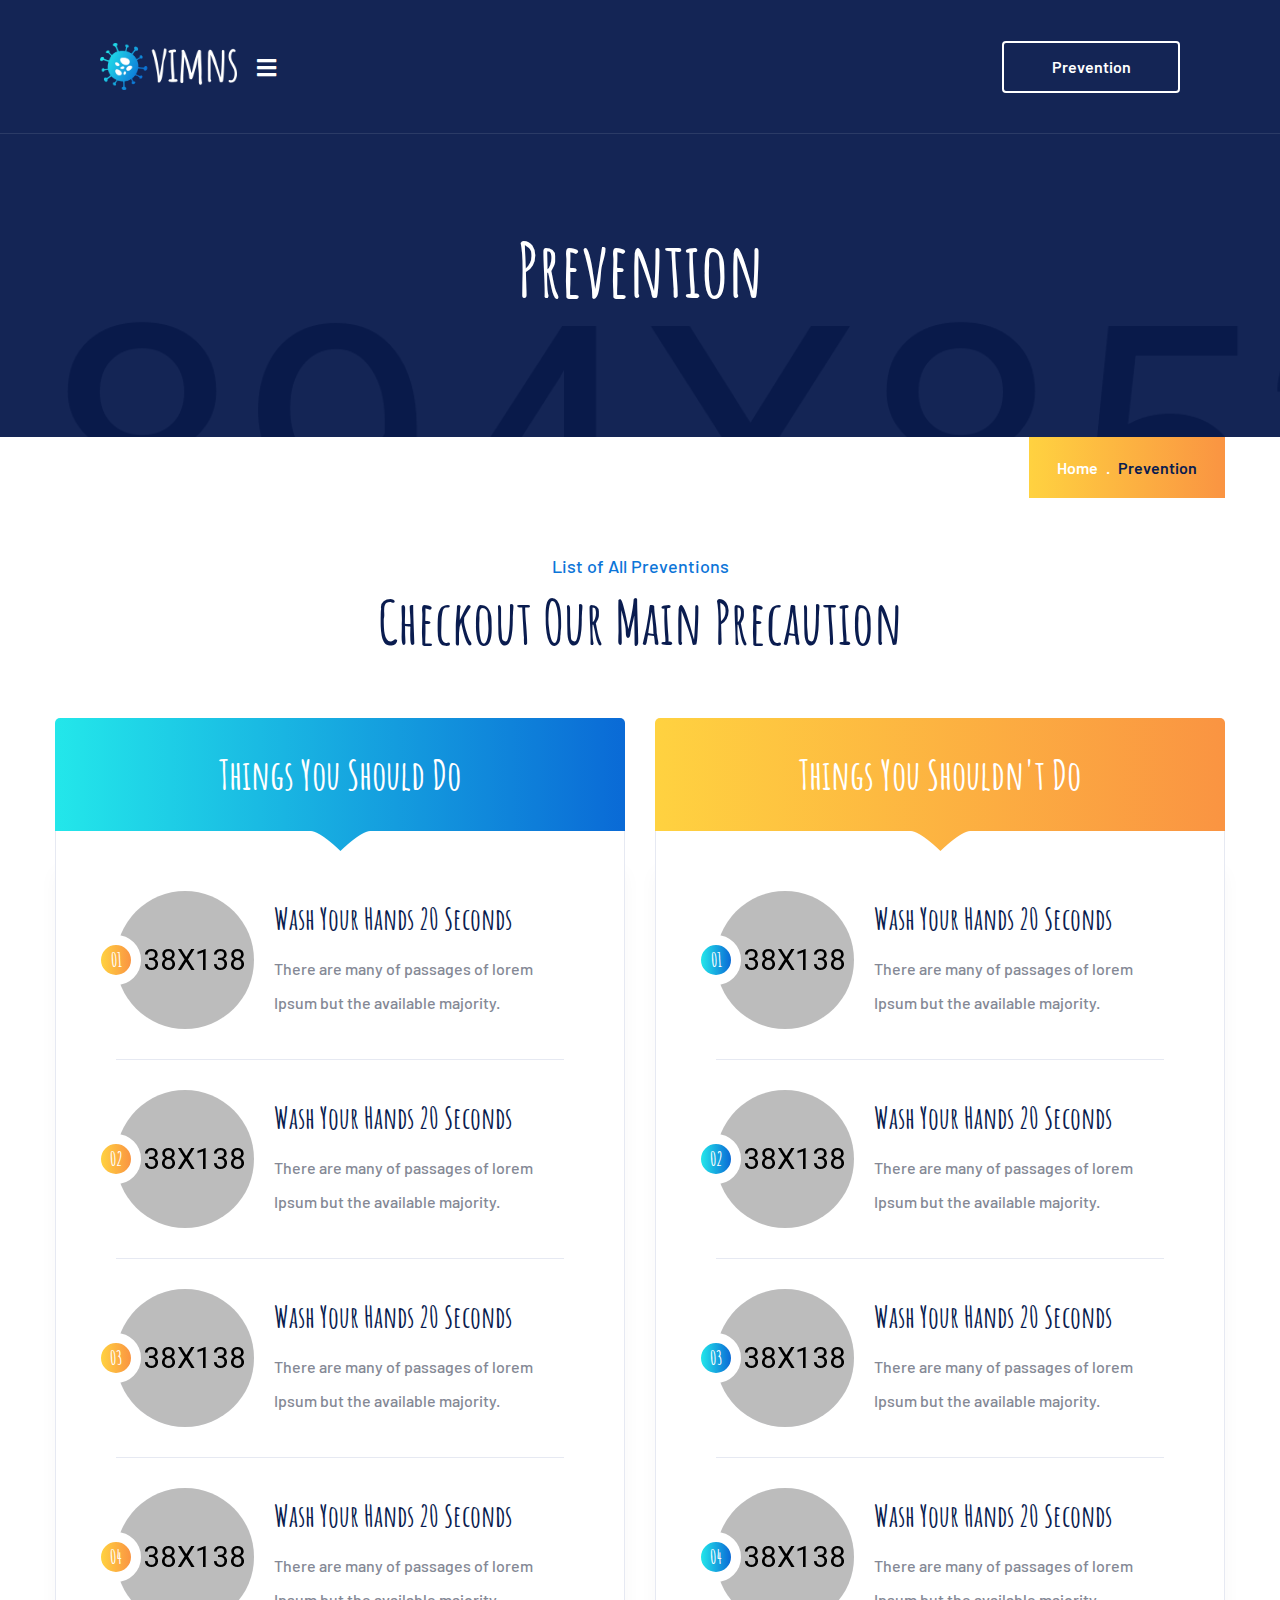
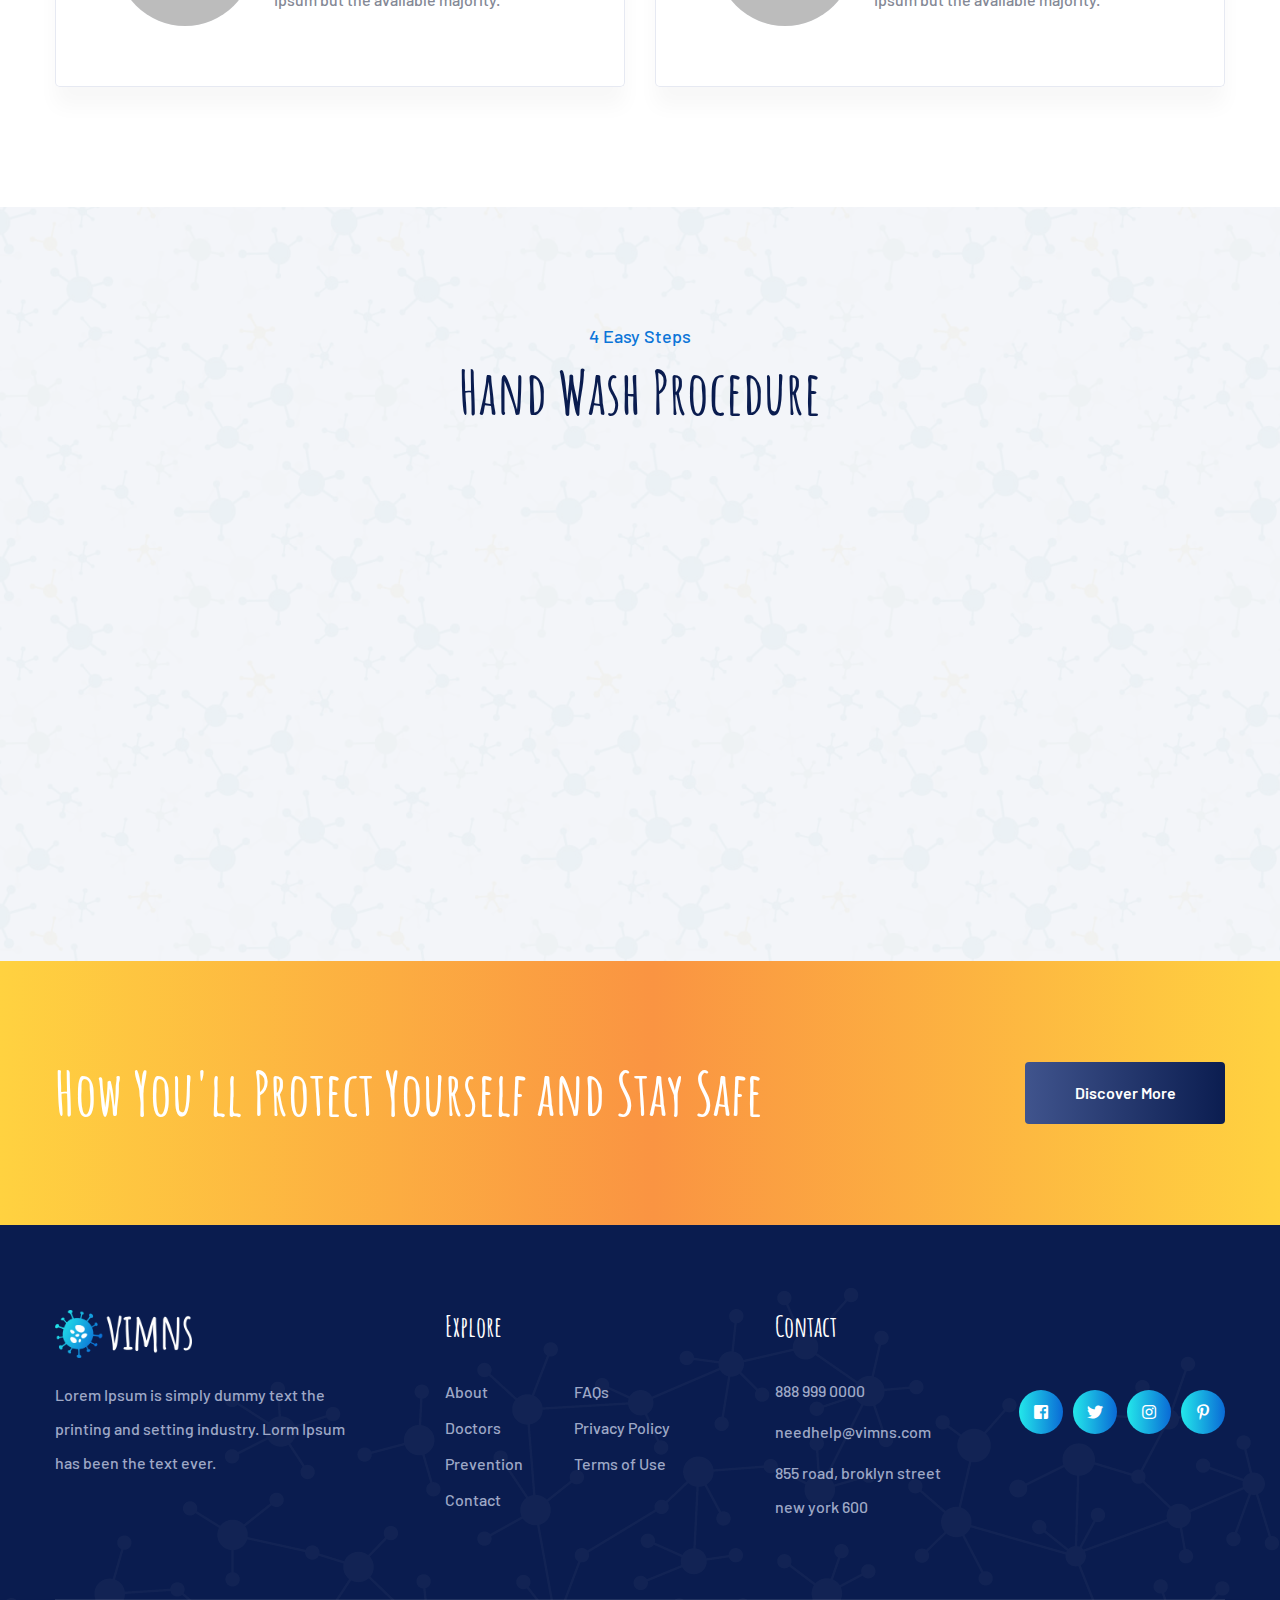
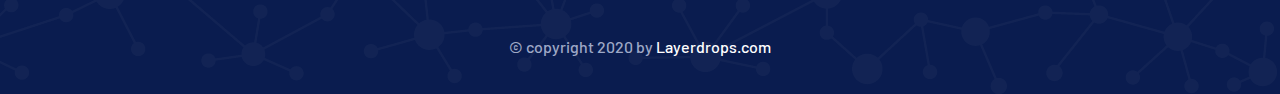
<file: prevention.html>
<!DOCTYPE html>
<html lang="en">

<head>
    <meta charset="UTF-8">
    <meta name="viewport" content="width=device-width, initial-scale=1.0">
    <meta http-equiv="X-UA-Compatible" content="ie=edge">
    <title>Prevention Page || Vimns || Coronavirus Medical Prevention HTML Template</title>
    <link rel="apple-touch-icon" sizes="180x180" href="assets/images/favicons/apple-touch-icon.png">
    <link rel="icon" type="image/png" sizes="32x32" href="assets/images/favicons/favicon-32x32.png">
    <link rel="icon" type="image/png" sizes="16x16" href="assets/images/favicons/favicon-16x16.png">
    <link rel="manifest" href="assets/images/favicons/site.webmanifest">

    <!-- plugin scripts -->

    <link href="https://fonts.googleapis.com/css?family=Amatic+SC:400,700%7CBarlow:300,400,500,600,700,800,900%7CPT+Sans:400,700&display=swap" rel="stylesheet">


    <link rel="stylesheet" href="assets/css/animate.min.css">
    <link rel="stylesheet" href="assets/css/bootstrap.min.css">
    <link rel="stylesheet" href="assets/css/owl.carousel.min.css">
    <link rel="stylesheet" href="assets/css/owl.theme.default.min.css">
    <link rel="stylesheet" href="assets/css/magnific-popup.css">
    <link rel="stylesheet" href="assets/css/fontawesome-all.min.css">
    <link rel="stylesheet" href="assets/css/bootstrap-select.min.css">
    <link rel="stylesheet" href="assets/css/jquery.mCustomScrollbar.min.css">
    <link rel="stylesheet" href="assets/css/bootstrap-datepicker.min.css">
    <link rel="stylesheet" href="assets/css/vimns-icons.css">



    <!-- template styles -->
    <link rel="stylesheet" href="assets/css/main.css">
    <link rel="stylesheet" href="assets/css/responsive.css">







</head>

<body>
    <div class="preloader">
        <img src="assets/images/loader.png" class="preloader__image" alt="">
    </div><!-- /.preloader -->
    <div class="page-wrapper">
        <header class="site-header-one">
            <nav class="main-nav__one stricky">
                <div class="container-fluid">
                    <div class="main-nav__logo-box">
                        <a href="index.html">
                            <img width="137" src="assets/images/logo-1-1.png" alt="">
                        </a>
                        <a href="#" class="side-menu__toggler"><i class="fa fa-bars"></i></a>
                    </div><!-- /.main-nav__logo-box -->
                    <div class="main-nav__main-navigation">
                        <ul class=" main-nav__navigation-box">
                            <li class="dropdown">
                                <a href="index.html">Home</a>
                                <ul>
                                    <li><a href="index.html">Home 01</a></li>
                                    <li><a href="index-2.html">Home 02</a></li>
                                    <li><a href="index-rtl.html">Home RTL</a></li>
                                    <li class="dropdown"><a href="#">Header Styles</a>
                                        <ul>
                                            <li><a href="index.html">Header 01</a></li>
                                            <li><a href="index-2.html">Header 02</a></li>
                                            <!-- <li><a href="index-5.html">Header 05</a></li> -->
                                        </ul><!-- /.sub-menu -->
                                    </li>
                                    <li class="dropdown"><a href="#">Dark Styles</a>
                                        <ul>
                                            <li><a href="index-d.html">Dark 01</a></li>
                                            <li><a href="index-d-2.html">Dark 02</a></li>
                                        </ul><!-- /.sub-menu -->
                                    </li>
                                </ul><!-- /.sub-menu -->
                            </li>
                            <li>
                                <a href="about.html">About</a>
                            </li>
                            <li>
                                <a href="prevention.html">Preventions</a>
                            </li>
                            <li>
                                <a href="faqs.html">FAQs</a>
                            </li>

                            <li class="dropdown">
                                <a href="news.html">News</a>
                                <ul>
                                    <li><a href="news.html">News Page</a></li>
                                    <li><a href="news-details.html">News Details</a></li>
                                </ul><!-- /.sub-menu -->
                            </li>
                            <li>
                                <a href="contact.html">Contact</a>
                            </li>
                        </ul>
                    </div><!-- /.main-nav__main-navigation -->
                    <div class="main-nav__cta">
                        <div class="main-nav__cta-icon">
                            <i class="vimns-icon-phone"></i>
                        </div><!-- /.main-nav__cta-icon -->
                        <div class="main-nav__cta-content">
                            <h3><a href="tel:666-888-0000">666 888 0000</a></h3>
                            <p>Helpline</p>
                        </div><!-- /.main-nav__cta-content -->
                    </div><!-- /.main-nav__cta -->
                    <div class="main-nav__right">
                        <a href="prevention.html" class="main-nav__btn">Prevention</a><!-- /.main-nav__btn -->
                    </div><!-- /.main-nav__right -->
                </div><!-- /.container-fluid -->
            </nav><!-- /.main-nav__one -->

        </header><!-- /.site-header-one -->


        <section class="page-header">
            <div class="container">
                <h2>Prevention</h2>
                <ul class="thm-breadcrumb list-unstyled">
                    <li><a href="#">Home</a></li>
                    <li><span>Prevention</span></li>
                </ul><!-- /.thm-breadcrumb -->
            </div><!-- /.container -->
        </section><!-- /.page-header -->

        <section class="prevention-one prevention-one__prevention-page">
            <div class="container">
                <div class="block-title text-center">
                    <p>List of All Preventions </p>
                    <h3>Checkout Our Main Precaution</h3>
                </div><!-- /.block-title text-center -->
                <div class="row">
                    <div class="col-lg-6">
                        <div class="prevention-one__box">
                            <div class="prevention-one__box-top">
                                <h3>Things You Should Do</h3>
                            </div><!-- /.prevention-one__box-top -->
                            <div class="prevention-one__box-bottom">
                                <div class="prevention-one__single">
                                    <div class="prevention-one__icon">
                                        <div class="prevention-one__icon-inner">
                                            <img src="assets/images/shapes/should-do-i-1-1.png" alt="">
                                        </div><!-- /.prevention-one__icon-inner -->
                                    </div><!-- /.prevention-one__icon -->
                                    <div class="prevention-one__content">
                                        <h3>Wash Your Hands 20 Seconds </h3>
                                        <p>There are many of passages of lorem Ipsum but the available majority.</p>
                                    </div><!-- /.prevention-one__content -->
                                </div><!-- /.prevention-one__single -->

                                <div class="prevention-one__single">
                                    <div class="prevention-one__icon">
                                        <div class="prevention-one__icon-inner">
                                            <img src="assets/images/shapes/should-do-i-1-2.png" alt="">
                                        </div><!-- /.prevention-one__icon-inner -->
                                    </div><!-- /.prevention-one__icon -->
                                    <div class="prevention-one__content">
                                        <h3>Wash Your Hands 20 Seconds </h3>
                                        <p>There are many of passages of lorem Ipsum but the available majority.</p>
                                    </div><!-- /.prevention-one__content -->
                                </div><!-- /.prevention-one__single -->

                                <div class="prevention-one__single">
                                    <div class="prevention-one__icon">
                                        <div class="prevention-one__icon-inner">
                                            <img src="assets/images/shapes/should-do-i-1-3.png" alt="">
                                        </div><!-- /.prevention-one__icon-inner -->
                                    </div><!-- /.prevention-one__icon -->
                                    <div class="prevention-one__content">
                                        <h3>Wash Your Hands 20 Seconds </h3>
                                        <p>There are many of passages of lorem Ipsum but the available majority.</p>
                                    </div><!-- /.prevention-one__content -->
                                </div><!-- /.prevention-one__single -->
                                <div class="prevention-one__single">
                                    <div class="prevention-one__icon">
                                        <div class="prevention-one__icon-inner">
                                            <img src="assets/images/shapes/should-do-i-1-4.png" alt="">
                                        </div><!-- /.prevention-one__icon-inner -->
                                    </div><!-- /.prevention-one__icon -->
                                    <div class="prevention-one__content">
                                        <h3>Wash Your Hands 20 Seconds </h3>
                                        <p>There are many of passages of lorem Ipsum but the available majority.</p>
                                    </div><!-- /.prevention-one__content -->
                                </div><!-- /.prevention-one__single -->
                            </div><!-- /.prevention-one__box-bottom -->
                        </div><!-- /.prevention-one__box -->
                    </div><!-- /.col-lg-6 -->
                    <div class="col-lg-6">
                        <div class="prevention-one__box">
                            <div class="prevention-one__box-top">
                                <h3>Things You Shouldn't Do</h3>
                            </div><!-- /.prevention-one__box-top -->
                            <div class="prevention-one__box-bottom">
                                <div class="prevention-one__single">
                                    <div class="prevention-one__icon">
                                        <div class="prevention-one__icon-inner">
                                            <img src="assets/images/shapes/should-no-i-1-1.png" alt="">
                                        </div><!-- /.prevention-one__icon-inner -->
                                    </div><!-- /.prevention-one__icon -->
                                    <div class="prevention-one__content">
                                        <h3>Wash Your Hands 20 Seconds </h3>
                                        <p>There are many of passages of lorem Ipsum but the available majority.</p>
                                    </div><!-- /.prevention-one__content -->
                                </div><!-- /.prevention-one__single -->

                                <div class="prevention-one__single">
                                    <div class="prevention-one__icon">
                                        <div class="prevention-one__icon-inner">
                                            <img src="assets/images/shapes/should-no-i-1-2.png" alt="">
                                        </div><!-- /.prevention-one__icon-inner -->
                                    </div><!-- /.prevention-one__icon -->
                                    <div class="prevention-one__content">
                                        <h3>Wash Your Hands 20 Seconds </h3>
                                        <p>There are many of passages of lorem Ipsum but the available majority.</p>
                                    </div><!-- /.prevention-one__content -->
                                </div><!-- /.prevention-one__single -->

                                <div class="prevention-one__single">
                                    <div class="prevention-one__icon">
                                        <div class="prevention-one__icon-inner">
                                            <img src="assets/images/shapes/should-no-i-1-3.png" alt="">
                                        </div><!-- /.prevention-one__icon-inner -->
                                    </div><!-- /.prevention-one__icon -->
                                    <div class="prevention-one__content">
                                        <h3>Wash Your Hands 20 Seconds </h3>
                                        <p>There are many of passages of lorem Ipsum but the available majority.</p>
                                    </div><!-- /.prevention-one__content -->
                                </div><!-- /.prevention-one__single -->
                                <div class="prevention-one__single">
                                    <div class="prevention-one__icon">
                                        <div class="prevention-one__icon-inner">
                                            <img src="assets/images/shapes/should-no-i-1-4.png" alt="">
                                        </div><!-- /.prevention-one__icon-inner -->
                                    </div><!-- /.prevention-one__icon -->
                                    <div class="prevention-one__content">
                                        <h3>Wash Your Hands 20 Seconds </h3>
                                        <p>There are many of passages of lorem Ipsum but the available majority.</p>
                                    </div><!-- /.prevention-one__content -->
                                </div><!-- /.prevention-one__single -->
                            </div><!-- /.prevention-one__box-bottom -->
                        </div><!-- /.prevention-one__box -->
                    </div><!-- /.col-lg-6 -->
                </div><!-- /.row -->
            </div><!-- /.container -->
        </section><!-- /.prevention-one -->

        <section class="hand-wash-one">
            <div class="container">
                <div class="block-title text-center">
                    <p>4 Easy Steps </p>
                    <h3>Hand Wash Procedure</h3>
                </div><!-- /.block-title text-center -->
                <div class="row">
                    <div class="col-lg-3 col-md-6 wow fadeInUp" data-wow-duration="1500ms" data-wow-delay="000ms">
                        <div class="hand-wash-one__single">
                            <div class="hand-wash-one__image">
                                <img src="assets/images/shapes/hw-i-1-1.png" alt="">
                            </div><!-- /.hand-wash-one__image -->
                            <h3>Use Soap</h3>
                        </div><!-- /.hand-wash-one__single -->
                    </div><!-- /.col-lg-3 col-md-6 wow fadeInUp -->
                    <div class="col-lg-3 col-md-6 wow fadeInUp" data-wow-duration="1500ms" data-wow-delay="100ms">
                        <div class="hand-wash-one__single">
                            <div class="hand-wash-one__image">
                                <img src="assets/images/shapes/hw-i-1-2.png" alt="">
                            </div><!-- /.hand-wash-one__image -->
                            <h3>Palm to Palm</h3>
                        </div><!-- /.hand-wash-one__single -->
                    </div><!-- /.col-lg-3 col-md-6 wow fadeInUp -->
                    <div class="col-lg-3 col-md-6 wow fadeInUp" data-wow-duration="1500ms" data-wow-delay="200ms">
                        <div class="hand-wash-one__single">
                            <div class="hand-wash-one__image">
                                <img src="assets/images/shapes/hw-i-1-3.png" alt="">
                            </div><!-- /.hand-wash-one__image -->
                            <h3>Fingers Interlaced</h3>
                        </div><!-- /.hand-wash-one__single -->
                    </div><!-- /.col-lg-3 col-md-6 wow fadeInUp -->
                    <div class="col-lg-3 col-md-6 wow fadeInUp" data-wow-duration="1500ms" data-wow-delay="300ms">
                        <div class="hand-wash-one__single">
                            <div class="hand-wash-one__image">
                                <img src="assets/images/shapes/hw-i-1-4.png" alt="">
                            </div><!-- /.hand-wash-one__image -->
                            <h3>Rinse Hands</h3>
                        </div><!-- /.hand-wash-one__single -->
                    </div><!-- /.col-lg-3 col-md-6 wow fadeInUp -->
                </div><!-- /.row -->
            </div><!-- /.container -->
        </section><!-- /.hand-wash-one -->


        <section class="cta-one">
            <div class="container">
                <div class="cta-one__left">
                    <h3>How You'll Protect Yourself and Stay Safe</h3>
                </div><!-- /.cta-one__left -->
                <div class="cta-one__right">
                    <a href="#" class="thm-btn cta-one__btn">Discover More</a><!-- /.thm-btn cta-one__btn -->
                </div><!-- /.cta-one__right -->
            </div><!-- /.container -->
        </section><!-- /.cta-one -->


        <footer class="site-footer-one ">
            <div class="site-footer-one__upper">
                <div class="container">
                    <div class="row">
                        <div class="col-lg-4">
                            <div class="footer-widget footer-widget__about">
                                <a href="index.html" class="footer-widget__logo">
                                    <img width="137" src="assets/images/logo-1-1.png" alt="">
                                </a>
                                <p>Lorem Ipsum is simply dummy text the printing and setting industry. Lorm Ipsum has been
                                    the
                                    text ever.</p>
                            </div><!-- /.footer-widget footer-widget__about -->
                        </div><!-- /.col-lg-4 -->
                        <div class="col-lg-3">
                            <div class="footer-widget footer-widget__links">
                                <h3 class="footer-widget__title">Explore</h3><!-- /.footer-widget__title -->
                                <div class="footer-widget__links-wrap">
                                    <ul class="list-unstyled footer-widget__links-list">
                                        <li><a href="about.html">About</a></li>
                                        <li><a href="index.html">Doctors</a></li>
                                        <li><a href="prevention.html">Prevention</a></li>
                                        <li><a href="contact.html">Contact</a></li>
                                    </ul><!-- /.list-unstyled -->
                                    <ul class="list-unstyled footer-widget__links-list">
                                        <li><a href="faqs.html">FAQs</a></li>
                                        <li><a href="about.html">Privacy Policy</a></li>
                                        <li><a href="about.html">Terms of Use</a></li>
                                    </ul><!-- /.list-unstyled -->
                                </div><!-- /.footer-widget__links-wrap -->

                            </div><!-- /.footer-widget footer-widget__about -->
                        </div><!-- /.col-lg-3 -->
                        <div class="col-lg-3">
                            <div class="footer-widget footer-widget__contact">
                                <h3 class="footer-widget__title">Contact</h3><!-- /.footer-widget__title -->
                                <p><a href="tel:888-999-0000">888 999 0000</a></p>
                                <p><a href="mailto:needhelp@vimns.com">needhelp@vimns.com</a> </p>
                                <p>855 road, broklyn street <br> new york 600</p>
                            </div><!-- /.footer-widget footer-widget__contact -->
                        </div><!-- /.col-lg-3 -->
                        <div class="col-lg-2 d-flex">
                            <div class="footer-widget my-auto">
                                <div class="footer-widget__social">
                                    <a href="#" class="fab fa-facebook-square"></a>
                                    <a href="#" class="fab fa-twitter"></a>
                                    <a href="#" class="fab fa-instagram"></a>
                                    <a href="#" class="fab fa-pinterest-p"></a>
                                </div><!-- /.footer-widget__social -->
                            </div><!-- /.footer-widget -->
                        </div><!-- /.col-lg-2 -->
                    </div><!-- /.row -->
                </div><!-- /.container -->
            </div><!-- /.site-footer-one__upper -->
            <div class="site-footer-one__bottom">
                <div class="container">
                    <p>© copyright 2020 by <a href="#">Layerdrops.com</a></p>
                </div><!-- /.container -->
            </div><!-- /.site-footer-one__bottom -->
        </footer><!-- /.site-footer-one -->
    </div><!-- /.page-wrapper -->


    <a href="#" data-target="html" class="scroll-to-target scroll-to-top"><i class="fa fa-angle-up"></i></a>


    <div class="side-menu__block">


        <div class="side-menu__block-overlay custom-cursor__overlay">
            <div class="cursor"></div>
            <div class="cursor-follower"></div>
        </div><!-- /.side-menu__block-overlay -->
        <div class="side-menu__block-inner ">
            <div class="side-menu__top justify-content-end">

                <a href="#" class="side-menu__toggler side-menu__close-btn"><img src="assets/images/shapes/close-1-1.png" alt=""></a>
            </div><!-- /.side-menu__top -->


            <nav class="mobile-nav__container">
                <!-- content is loading via js -->
            </nav>
            <div class="side-menu__sep"></div><!-- /.side-menu__sep -->
            <div class="side-menu__content">
                <p>Lorem Ipsum is simply dummy text the printing and setting industry. Lorm Ipsum has been the industry's stanard dummy text ever. </p>
                <p><a href="mailto:needhelp@bizkar.com">needhelp@bizkar.com</a> <br> <a href="tel:888-999-0000">888 999 0000</a></p>
                <div class="side-menu__social">
                    <a class="fab fa-facebook-f" href="#"></a>
                    <a class="fab fa-twitter" href="#"></a>
                    <a class="fab fa-instagram" href="#"></a>
                    <a class="fab fa-pinterest-p" href="#"></a>
                </div>
            </div><!-- /.side-menu__content -->
        </div><!-- /.side-menu__block-inner -->
    </div><!-- /.side-menu__block -->



    <script src="assets/js/jquery.min.js"></script>
    <script src="assets/js/bootstrap.bundle.min.js"></script>
    <script src="assets/js/owl.carousel.min.js"></script>
    <script src="assets/js/waypoints.min.js"></script>
    <script src="assets/js/jquery.counterup.min.js"></script>
    <script src="assets/js/TweenMax.min.js"></script>
    <script src="assets/js/wow.js"></script>
    <script src="assets/js/jquery.magnific-popup.min.js"></script>
    <script src="assets/js/jquery.ajaxchimp.min.js"></script>
    <script src="assets/js/jquery.validate.min.js"></script>
    <script src="assets/js/bootstrap-select.min.js"></script>
    <script src="assets/js/jquery.mCustomScrollbar.concat.min.js"></script>
    <script src="assets/js/bootstrap-datepicker.min.js"></script>
    <script src="assets/js/isotope.js"></script>

    <!-- template scripts -->
    <script src="assets/js/theme.js"></script>
    <script src="assets/js/testimonials-owl.carousel.config.js"></script>
</body>

</html>
</file>
<file: assets/css/vimns-icons.css>
@font-face {
  font-family: 'vimns-icons';
  src:  url('../fonts/vimns-icons.eot?wz00rk');
  src:  url('../fonts/vimns-icons.eot?wz00rk#iefix') format('embedded-opentype'),
    url('../fonts/vimns-icons.ttf?wz00rk') format('truetype'),
    url('../fonts/vimns-icons.woff?wz00rk') format('woff'),
    url('../fonts/vimns-icons.svg?wz00rk#vimns-icons') format('svg');
  font-weight: normal;
  font-style: normal;
  font-display: block;
}

[class^="vimns-icon-"], [class*=" vimns-icon-"] {
  /* use !important to prevent issues with browser extensions that change fonts */
  font-family: 'vimns-icons' !important;
  font-style: normal;
  font-weight: normal;
  font-variant: normal;
  text-transform: none;
  line-height: 1;

  /* Better Font Rendering =========== */
  -webkit-font-smoothing: antialiased;
  -moz-osx-font-smoothing: grayscale;
}

.vimns-icon-phone:before {
  content: "\e900";
}
.vimns-icon-alert:before {
  content: "\e901";
}
.vimns-icon-virus:before {
  content: "\e902";
}
.vimns-icon-mask:before {
  content: "\e903";
}
.vimns-icon-tick:before {
  content: "\e904";
}
.vimns-icon-back:before {
  content: "\e905";
}
.vimns-icon-front:before {
  content: "\e909";
}
.vimns-icon-screw:before {
  content: "\e906";
}
.vimns-icon-work:before {
  content: "\e907";
}
.vimns-icon-mail:before {
  content: "\e908";
}
.vimns-icon-infected:before {
  content: "\e90a";
}
.vimns-icon-washing-hands:before {
  content: "\e90b";
}
.vimns-icon-shopping-online:before {
  content: "\e90c";
}
.vimns-icon-network:before {
  content: "\e90d";
}
.vimns-icon-worldwide:before {
  content: "\e90e";
}
.vimns-icon-family:before {
  content: "\e90f";
}
.vimns-icon-grave:before {
  content: "\e910";
}
</file>
<file: assets/css/main.css>
/*--------------------------------------------------------------
>>> TABLE OF CONTENTS:
----------------------------------------------------------------
# Common
# Animations
# Topbar
# Main Menu
# Banner
# Prevention
# Services
# Funfact
# About
# Handwash
# Footer
# call to action
# Team
# Mailchimp
# Faq
# Blog
# Contact
# Page Header
# Brand
# Testimonials
# Sidebar
# Progress
# Map
# Video
# Mobile Menu
--------------------------------------------------------------*/
/*--------------------------------------------------------------
# Common
--------------------------------------------------------------*/
:root {
  --thm-font: 'Barlow', sans-serif;
  --heading-font: 'Amatic SC';
  --thm-base: #0c75d8;
  --thm-base-rgb: 12, 117, 216;
  --thm-primary: #ffd240;
  --thm-primary-rgb: 255, 210, 64;
  --thm-black: #0a1c4f;
  --thm-black-rgb: 10, 28, 79;
  --thm-gray: #f3f5f9;
  --thm-gray2: #f2f4f8;
  --thm-text: #848895;
}

body {
  font-family: var(--thm-font);
  color: var(--thm-text);
  font-size: 18px;
  line-height: 36px;
  font-weight: 500;
}

a:active,
a:hover,
a:focus,
a:visited {
  text-decoration: none;
}

h1,
h2,
h3,
h4,
h5,
h6 {
  font-family: var(--heading-font);
}

.page-wrapper {
  position: relative;
  margin: 0 auto;
  width: 100%;
  min-width: 300px;
  overflow: hidden;
}

@media (min-width: 1200px) {
  .container {
    max-width: 1200px;
  }
}

/* block title */
.block-title {
  margin-bottom: 60px;
}

.block-title p {
  margin: 0;
  color: var(--thm-base);
  font-weight: 500;
  font-size: 18px;
  line-height: 1em;
}

.block-title p + h3 {
  margin-top: 11px;
}

.block-title h3 {
  margin: 0;
  font-weight: bold;
  font-size: 60px;
  color: var(--thm-black);
}

/* thm btn */
.thm-btn {
  border: none;
  outline: none;
  display: inline-block;
  vertical-align: middle;
  background-image: -webkit-gradient(linear, left top, right top, from(#ffd240), color-stop(51%, #fa9442), to(#ffd240));
  background-image: linear-gradient(90deg, #ffd240 0%, #fa9442 51%, #ffd240 100%);
  background-size: 200% auto;
  -webkit-transition: 500ms;
  transition: 500ms;
  font-size: 16px;
  font-weight: 600;
  color: #fff;
  border-radius: 4px;
  padding: 13px 49.5px;
}

.thm-btn:hover {
  color: #fff;
  background-position: right;
}

.bootstrap-select .btn-light:not(:disabled):not(.disabled).active,
.bootstrap-select .btn-light:not(:disabled):not(.disabled):active,
.bootstrap-select .show > .btn-light.dropdown-toggle {
  background-color: transparent !important;
  -webkit-box-shadow: none !important;
          box-shadow: none !important;
  outline: none !important;
}

.bootstrap-select > .dropdown-toggle {
  -webkit-box-shadow: none !important;
          box-shadow: none !important;
}

.bootstrap-select .dropdown-toggle:focus,
.bootstrap-select > select.mobile-device:focus + .dropdown-toggle {
  outline: none !important;
}

.bootstrap-select .dropdown-menu {
  padding-top: 0;
  padding-bottom: 0;
  margin-top: 0;
  z-index: 991;
  border-radius: 0;
}

.bootstrap-select .dropdown-menu > li + li > a {
  border-top: 1px solid var(--thm-gray);
}

.bootstrap-select .dropdown-menu > li.selected > a {
  background: var(--thm-base);
  color: #fff;
}

.bootstrap-select .dropdown-menu > li > a {
  font-size: 16px;
  font-weight: 500;
  padding: 4px 20px;
  color: var(--thm-black);
  -webkit-transition: all .4s ease;
  transition: all .4s ease;
}

.bootstrap-select .dropdown-menu > li > a:hover {
  background: var(--thm-base);
  color: #fff;
  cursor: pointer;
}

/* datepicker */
.datepicker.dropdown-menu {
  min-width: 17rem;
}

.datepicker table {
  width: 100%;
}

.post-pagination {
  display: -webkit-box;
  display: -ms-flexbox;
  display: flex;
  -webkit-box-pack: center;
  -ms-flex-pack: center;
      justify-content: center;
  -webkit-box-align: center;
  -ms-flex-align: center;
      align-items: center;
  -ms-flex-wrap: wrap;
      flex-wrap: wrap;
}

.post-pagination a {
  border-radius: 50%;
  background-color: var(--thm-gray);
  color: #9ca3a9;
  font-size: 18px;
  font-weight: 600;
  text-align: center;
  padding: 0;
  display: -webkit-box;
  display: -ms-flexbox;
  display: flex;
  -webkit-box-align: center;
  -ms-flex-align: center;
      align-items: center;
  -webkit-box-pack: center;
  -ms-flex-pack: center;
      justify-content: center;
  width: 57px;
  height: 57px;
  -webkit-transition: all .4s ease;
  transition: all .4s ease;
}

.post-pagination a:hover {
  background-color: var(--thm-primary);
  color: #fff;
}

.post-pagination a.active {
  background-color: var(--thm-base);
  color: #fff;
  cursor: auto;
}

.post-pagination a + a {
  margin-left: 15px;
}

.preloader {
  position: fixed;
  background-color: #fff;
  background-position: center center;
  background-repeat: no-repeat;
  top: 0;
  left: 0;
  right: 0;
  bottom: 0;
  z-index: 9991;
  display: -webkit-box;
  display: -ms-flexbox;
  display: flex;
  -webkit-box-pack: center;
  -ms-flex-pack: center;
      justify-content: center;
  -webkit-box-align: center;
  -ms-flex-align: center;
      align-items: center;
  text-align: center;
}

.preloader__image {
  -webkit-animation-fill-mode: both;
  animation-fill-mode: both;
  -webkit-animation-name: flipInY;
  animation-name: flipInY;
  -webkit-animation-duration: 2s;
  animation-duration: 2s;
  -webkit-animation-iteration-count: infinite;
  animation-iteration-count: infinite;
}

.scroll-to-top {
  display: inline-block;
  width: 45px;
  height: 45px;
  background-image: -webkit-gradient(linear, left top, right top, from(#ffd240), color-stop(51%, #fa9442), to(#ffd240));
  background-image: linear-gradient(90deg, #ffd240 0%, #fa9442 51%, #ffd240 100%);
  background-size: 200% auto;
  position: fixed;
  bottom: 40px;
  right: 40px;
  z-index: 99;
  text-align: center;
  -webkit-transition: all .4s ease;
  transition: all .4s ease;
  display: none;
  border-radius: 50%;
  transition: all .4s ease;
}

.scroll-to-top i {
  color: #ffffff;
  font-size: 18px;
  line-height: 45px;
}

.scroll-to-top:hover {
  background-position: right;
}

.scroll-to-top:hover i {
  color: #fff;
}

/* Cursor Style */
.cursor {
  position: absolute;
  background-color: #fff;
  width: 6px;
  height: 6px;
  border-radius: 100%;
  z-index: 1;
  -webkit-transition: 0.2s cubic-bezier(0.75, -0.27, 0.3, 1.33) opacity, 0.3s cubic-bezier(0.75, -1.27, 0.3, 2.33) -webkit-transform;
  transition: 0.2s cubic-bezier(0.75, -0.27, 0.3, 1.33) opacity, 0.3s cubic-bezier(0.75, -1.27, 0.3, 2.33) -webkit-transform;
  transition: 0.3s cubic-bezier(0.75, -1.27, 0.3, 2.33) transform, 0.2s cubic-bezier(0.75, -0.27, 0.3, 1.33) opacity;
  transition: 0.3s cubic-bezier(0.75, -1.27, 0.3, 2.33) transform, 0.2s cubic-bezier(0.75, -0.27, 0.3, 1.33) opacity, 0.3s cubic-bezier(0.75, -1.27, 0.3, 2.33) -webkit-transform;
  -webkit-user-select: none;
  -moz-user-select: none;
  -ms-user-select: none;
  user-select: none;
  pointer-events: none;
  z-index: 10000;
  -webkit-transform: scale(1);
  transform: scale(1);
  visibility: hidden;
}

.cursor {
  visibility: visible;
}

.cursor.active {
  opacity: 0.5;
  -webkit-transform: scale(0);
  transform: scale(0);
}

.cursor.hovered {
  opacity: 0.08;
}

.cursor-follower {
  position: absolute;
  background-color: RGBA(255, 255, 255, 0.3);
  width: 50px;
  height: 50px;
  border-radius: 100%;
  z-index: 1;
  -webkit-transition: 0.2s cubic-bezier(0.75, -0.27, 0.3, 1.33) opacity, 0.6s cubic-bezier(0.75, -1.27, 0.3, 2.33) -webkit-transform;
  transition: 0.2s cubic-bezier(0.75, -0.27, 0.3, 1.33) opacity, 0.6s cubic-bezier(0.75, -1.27, 0.3, 2.33) -webkit-transform;
  transition: 0.6s cubic-bezier(0.75, -1.27, 0.3, 2.33) transform, 0.2s cubic-bezier(0.75, -0.27, 0.3, 1.33) opacity;
  transition: 0.6s cubic-bezier(0.75, -1.27, 0.3, 2.33) transform, 0.2s cubic-bezier(0.75, -0.27, 0.3, 1.33) opacity, 0.6s cubic-bezier(0.75, -1.27, 0.3, 2.33) -webkit-transform;
  -webkit-user-select: none;
  -moz-user-select: none;
  -ms-user-select: none;
  user-select: none;
  pointer-events: none;
  z-index: 10000;
  visibility: hidden;
}

.cursor-follower {
  visibility: visible;
}

.cursor-follower.active {
  opacity: 0.7;
  -webkit-transform: scale(1);
  transform: scale(1);
}

.cursor-follower.hovered {
  opacity: 0.08;
}

.cursor-follower.close-cursor:before {
  position: absolute;
  content: '';
  height: 25px;
  width: 2px;
  background: #fff;
  left: 48%;
  top: 12px;
  -webkit-transform: rotate(-45deg);
  transform: rotate(-45deg);
  display: inline-block;
}

.cursor-follower.close-cursor:after {
  position: absolute;
  content: '';
  height: 25px;
  width: 2px;
  background: #fff;
  right: 48%;
  top: 12px;
  -webkit-transform: rotate(45deg);
  transform: rotate(45deg);
}

/*--------------------------------------------------------------
# Animations
--------------------------------------------------------------*/
@-webkit-keyframes planeMove2 {
  0% {
    -webkit-transform: translateX(0px);
    transform: translateX(0px);
  }
  25% {
    -webkit-transform: translateX(5px);
    transform: translateX(5px);
  }
  50% {
    -webkit-transform: translateX(10px);
    transform: translateX(10px);
  }
  75% {
    -webkit-transform: translateX(5px);
    transform: translateX(5px);
  }
  100% {
    -webkit-transform: translateX(0px);
    transform: translateX(0px);
  }
}
@keyframes planeMove2 {
  0% {
    -webkit-transform: translateX(0px);
    transform: translateX(0px);
  }
  25% {
    -webkit-transform: translateX(5px);
    transform: translateX(5px);
  }
  50% {
    -webkit-transform: translateX(10px);
    transform: translateX(10px);
  }
  75% {
    -webkit-transform: translateX(5px);
    transform: translateX(5px);
  }
  100% {
    -webkit-transform: translateX(0px);
    transform: translateX(0px);
  }
}

@-webkit-keyframes virusMove {
  0% {
    -webkit-transform: rotate(0deg) translateZ(0px);
            transform: rotate(0deg) translateZ(0px);
  }
  25% {
    -webkit-transform: rotate(90deg) translateZ(20px);
            transform: rotate(90deg) translateZ(20px);
  }
  50% {
    -webkit-transform: rotate(180deg) translateZ(30px);
            transform: rotate(180deg) translateZ(30px);
  }
  75% {
    -webkit-transform: rotate(90deg) translateZ(20px);
            transform: rotate(90deg) translateZ(20px);
  }
  100% {
    -webkit-transform: rotate(0) translateZ(0px);
            transform: rotate(0) translateZ(0px);
  }
}

@keyframes virusMove {
  0% {
    -webkit-transform: rotate(0deg) translateZ(0px);
            transform: rotate(0deg) translateZ(0px);
  }
  25% {
    -webkit-transform: rotate(90deg) translateZ(20px);
            transform: rotate(90deg) translateZ(20px);
  }
  50% {
    -webkit-transform: rotate(180deg) translateZ(30px);
            transform: rotate(180deg) translateZ(30px);
  }
  75% {
    -webkit-transform: rotate(90deg) translateZ(20px);
            transform: rotate(90deg) translateZ(20px);
  }
  100% {
    -webkit-transform: rotate(0) translateZ(0px);
            transform: rotate(0) translateZ(0px);
  }
}

@-webkit-keyframes bubbleMover {
  0% {
    -webkit-transform: translateY(0px) translateX(0) rotate(0);
    transform: translateY(0px) translateX(0) rotate(0);
  }
  30% {
    -webkit-transform: translateY(30px) translateX(50px) rotate(15deg);
    transform: translateY(30px) translateX(50px) rotate(15deg);
    -webkit-transform-origin: center center;
    transform-origin: center center;
  }
  50% {
    -webkit-transform: translateY(50px) translateX(100px) rotate(45deg);
    transform: translateY(50px) translateX(100px) rotate(45deg);
    -webkit-transform-origin: right bottom;
    transform-origin: right bottom;
  }
  80% {
    -webkit-transform: translateY(30px) translateX(50px) rotate(15deg);
    transform: translateY(30px) translateX(50px) rotate(15deg);
    -webkit-transform-origin: left top;
    transform-origin: left top;
  }
  100% {
    -webkit-transform: translateY(0px) translateX(0) rotate(0);
    transform: translateY(0px) translateX(0) rotate(0);
    -webkit-transform-origin: center center;
    transform-origin: center center;
  }
}

@keyframes bubbleMover {
  0% {
    -webkit-transform: translateY(0px) translateX(0) rotate(0);
    transform: translateY(0px) translateX(0) rotate(0);
  }
  30% {
    -webkit-transform: translateY(30px) translateX(50px) rotate(15deg);
    transform: translateY(30px) translateX(50px) rotate(15deg);
    -webkit-transform-origin: center center;
    transform-origin: center center;
  }
  50% {
    -webkit-transform: translateY(50px) translateX(100px) rotate(45deg);
    transform: translateY(50px) translateX(100px) rotate(45deg);
    -webkit-transform-origin: right bottom;
    transform-origin: right bottom;
  }
  80% {
    -webkit-transform: translateY(30px) translateX(50px) rotate(15deg);
    transform: translateY(30px) translateX(50px) rotate(15deg);
    -webkit-transform-origin: left top;
    transform-origin: left top;
  }
  100% {
    -webkit-transform: translateY(0px) translateX(0) rotate(0);
    transform: translateY(0px) translateX(0) rotate(0);
    -webkit-transform-origin: center center;
    transform-origin: center center;
  }
}

@-webkit-keyframes featureImgBounce {
  0% {
    -webkit-transform: translateY(0);
    transform: translateY(0);
  }
  100% {
    -webkit-transform: translateY(-30px);
    transform: translateY(-30px);
  }
}

@keyframes featureImgBounce {
  0% {
    -webkit-transform: translateY(0);
    transform: translateY(0);
  }
  100% {
    -webkit-transform: translateY(-30px);
    transform: translateY(-30px);
  }
}

@-webkit-keyframes roundRound {
  0% {
    -webkit-transform: rotate(0deg);
            transform: rotate(0deg);
  }
  25% {
    -webkit-transform: rotate(15deg);
            transform: rotate(15deg);
  }
  50% {
    -webkit-transform: rotate(30deg);
            transform: rotate(30deg);
  }
  75% {
    -webkit-transform: rotate(15deg);
            transform: rotate(15deg);
  }
  100% {
    -webkit-transform: rotate(0);
            transform: rotate(0);
  }
}

@keyframes roundRound {
  0% {
    -webkit-transform: rotate(0deg);
            transform: rotate(0deg);
  }
  25% {
    -webkit-transform: rotate(15deg);
            transform: rotate(15deg);
  }
  50% {
    -webkit-transform: rotate(30deg);
            transform: rotate(30deg);
  }
  75% {
    -webkit-transform: rotate(15deg);
            transform: rotate(15deg);
  }
  100% {
    -webkit-transform: rotate(0);
            transform: rotate(0);
  }
}

/*--------------------------------------------------------------
# Topbar
--------------------------------------------------------------*/
.topbar-one {
  background-color: var(--thm-black);
}

.topbar-one .container {
  display: -webkit-box;
  display: -ms-flexbox;
  display: flex;
  -webkit-box-align: center;
      -ms-flex-align: center;
          align-items: center;
  -webkit-box-pack: justify;
      -ms-flex-pack: justify;
          justify-content: space-between;
}

.topbar-one__right {
  display: -webkit-box;
  display: -ms-flexbox;
  display: flex;
  -webkit-box-align: center;
      -ms-flex-align: center;
          align-items: center;
}

.topbar-one__info {
  display: -webkit-box;
  display: -ms-flexbox;
  display: flex;
  -webkit-box-align: center;
      -ms-flex-align: center;
          align-items: center;
  border-right: 1px solid rgba(255, 255, 255, 0.1);
  padding-right: 60px;
  margin-right: 60px;
  padding-top: 37px;
  padding-bottom: 37px;
}

.topbar-one__info h3,
.topbar-one__info p {
  margin: 0;
  line-height: 1em;
}

.topbar-one__info i {
  font-size: 28px;
  background-image: -webkit-gradient(linear, left top, right top, from(#ffd240), to(#fa9442));
  background-image: linear-gradient(90deg, #ffd240 0%, #fa9442 100%);
  -webkit-background-clip: text;
  background-clip: text;
  -webkit-text-fill-color: transparent;
  margin-right: 20px;
  position: relative;
  top: 5px;
}

.topbar-one__info h3 {
  color: #fff;
  font-size: 22px;
  font-weight: bold;
  margin-bottom: 5px;
}

.topbar-one__info h3 a {
  color: inherit;
  -webkit-transition: 500ms;
  transition: 500ms;
}

.topbar-one__info h3 a:hover {
  color: var(--thm-primary);
}

.topbar-one__info p {
  color: #9ea8c6;
  font-size: 14px;
  font-weight: 500;
}

.topbar-one__social {
  display: -webkit-box;
  display: -ms-flexbox;
  display: flex;
  -webkit-box-align: center;
      -ms-flex-align: center;
          align-items: center;
  position: relative;
}

.topbar-one__social a {
  width: 44px;
  height: 44px;
  border-radius: 50%;
  display: -webkit-box;
  display: -ms-flexbox;
  display: flex;
  -webkit-box-pack: center;
      -ms-flex-pack: center;
          justify-content: center;
  -webkit-box-align: center;
      -ms-flex-align: center;
          align-items: center;
  color: #fff;
  font-size: 16px;
  background-image: -webkit-gradient(linear, right top, left top, from(#0a6ad6), to(#23e7ea));
  background-image: linear-gradient(-90deg, #0a6ad6 0%, #23e7ea 100%);
  position: relative;
}

.topbar-one__social a::before {
  position: relative;
  z-index: 10;
}

.topbar-one__social a::after {
  content: '';
  width: 100%;
  height: 100%;
  position: absolute;
  top: 0;
  left: 0;
  border-radius: 50%;
  -webkit-transform: scale(0);
          transform: scale(0);
  -webkit-transition: 500ms;
  transition: 500ms;
  background-image: -webkit-gradient(linear, left top, right top, from(#ffd240), to(#fa9442));
  background-image: linear-gradient(90deg, #ffd240 0%, #fa9442 100%);
}

.topbar-one__social a:hover::after {
  -webkit-transform: scale(1);
          transform: scale(1);
}

.topbar-one__social a + a {
  margin-left: 10px;
}

/*--------------------------------------------------------------
# Main Menu
--------------------------------------------------------------*/
.site-header-one {
  position: absolute;
  top: 0;
  left: 0;
  width: 100%;
  z-index: 91;
  border-bottom: 1px solid rgba(255, 255, 255, 0.1);
}

.main-nav__one .container-fluid {
  padding-left: 100px;
  padding-right: 100px;
  display: -webkit-box;
  display: -ms-flexbox;
  display: flex;
  -webkit-box-align: center;
      -ms-flex-align: center;
          align-items: center;
}

.main-nav__one .main-nav__logo-box {
  padding-right: 100px;
  border-right: 1px solid rgba(255, 255, 255, 0.1);
  min-height: 133px;
  display: -webkit-box;
  display: -ms-flexbox;
  display: flex;
  -webkit-box-align: center;
      -ms-flex-align: center;
          align-items: center;
}

.main-nav__one .main-nav__main-navigation {
  display: -webkit-box;
  display: -ms-flexbox;
  display: flex;
  -webkit-box-pack: center;
      -ms-flex-pack: center;
          justify-content: center;
  -webkit-box-align: center;
      -ms-flex-align: center;
          align-items: center;
  margin-left: 60px;
}

.main-nav__one .side-menu__toggler {
  display: none;
}

.main-nav__one .main-nav__main-navigation ul {
  margin: 0;
  padding: 0;
  list-style: none;
}

.main-nav__one .main-nav__navigation-box {
  display: -webkit-box;
  display: -ms-flexbox;
  display: flex;
  -webkit-box-align: center;
      -ms-flex-align: center;
          align-items: center;
  -webkit-box-pack: center;
      -ms-flex-pack: center;
          justify-content: center;
}

.main-nav__one .main-nav__navigation-box > li {
  padding-top: 48.5px;
  padding-bottom: 48.5px;
}

.main-nav__one .main-nav__navigation-box > li + li {
  margin-left: 50px;
}

.main-nav__one .main-nav__navigation-box > li > a {
  font-size: 18px;
  color: #9ea8c6;
  font-weight: 500;
  display: -webkit-box;
  display: -ms-flexbox;
  display: flex;
  -webkit-box-align: center;
      -ms-flex-align: center;
          align-items: center;
  -webkit-transition: 500ms;
  transition: 500ms;
}

.main-nav__one .main-nav__navigation-box > li:hover > a,
.main-nav__one .main-nav__navigation-box > li.current > a {
  color: #ffffff;
}

/* Dropdown menu */
.main-nav__main-navigation .dropdown-btn {
  display: none;
}

.main-nav__main-navigation .main-nav__navigation-box > li ul {
  position: absolute;
  width: 230px;
  background-color: #fff;
  border-top: 4px solid var(--thm-primary);
  -webkit-box-shadow: 2px 2px 5px 1px rgba(0, 0, 0, 0.05), -2px 0px 5px 1px rgba(0, 0, 0, 0.05);
          box-shadow: 2px 2px 5px 1px rgba(0, 0, 0, 0.05), -2px 0px 5px 1px rgba(0, 0, 0, 0.05);
  -webkit-transform-origin: top;
  transform-origin: top;
  visibility: hidden;
  opacity: 0;
  z-index: 991;
  -webkit-transition: opacity 500ms ease, visibility 500ms ease, -webkit-transform 500ms ease;
  transition: opacity 500ms ease, visibility 500ms ease, -webkit-transform 500ms ease;
  transition: transform 500ms ease, opacity 500ms ease, visibility 500ms ease;
  transition: transform 500ms ease, opacity 500ms ease, visibility 500ms ease, -webkit-transform 500ms ease;
}

.main-nav__main-navigation .main-nav__navigation-box > li ul > li {
  position: relative;
}

.main-nav__main-navigation .main-nav__navigation-box > li ul > li + li {
  border-top: 1px solid rgba(var(--thm-base-rgb), 0.3);
}

.main-nav__main-navigation .main-nav__navigation-box > li ul > li > a {
  display: block;
  color: var(--thm-black);
  font-size: 15px;
  word-break: break-all;
  padding-top: 9.5px;
  padding-bottom: 9.5px;
  padding-left: 20px;
  padding-right: 20px;
  -webkit-transition: all 500ms ease;
  transition: all 500ms ease;
}

.main-nav__main-navigation .main-nav__navigation-box > li ul > li:hover > a {
  color: #fff;
  background-color: var(--thm-base);
}

/* Second level menu */
.main-nav__main-navigation .main-nav__navigation-box > li > ul {
  top: 100%;
  left: 0;
  -webkit-transform: translateY(30px);
  transform: translateY(30px);
  visibility: hidden;
  opacity: 0;
}

.main-nav__main-navigation .main-nav__navigation-box > li:hover > ul {
  -webkit-transform: translateY(0);
  transform: translateY(0);
  visibility: visible;
  opacity: 1;
}

/* Third level menu */
.main-nav__main-navigation .main-nav__navigation-box > li > ul > li > ul {
  top: 0;
  left: 100%;
  -webkit-transform: translateX(30px);
  transform: translateX(30px);
  visibility: hidden;
  opacity: 0;
}

.main-nav__main-navigation .main-nav__navigation-box > li > ul > li:hover > ul {
  -webkit-transform: translateX(0px);
  transform: translateX(0px);
  visibility: visible;
  opacity: 1;
}

/* After Third level menu */
.main-nav__main-navigation .main-nav__navigation-box > li > ul > li > ul > li ul {
  display: none;
}

/* main nav cta */
.main-nav__one .main-nav__cta {
  display: -webkit-box;
  display: -ms-flexbox;
  display: flex;
  -webkit-box-align: center;
      -ms-flex-align: center;
          align-items: center;
  margin-left: 170px;
}

.main-nav__one .main-nav__cta-icon i {
  display: -webkit-box;
  display: -ms-flexbox;
  display: flex;
  -webkit-box-align: center;
      -ms-flex-align: center;
          align-items: center;
  -webkit-box-pack: center;
      -ms-flex-pack: center;
          justify-content: center;
  text-align: center;
  color: #fff;
  font-size: 21px;
  background-image: -webkit-gradient(linear, left top, right top, from(#ffd240), to(#fa9442));
  background-image: linear-gradient(90deg, #ffd240 0%, #fa9442 100%);
  width: 54px;
  height: 54px;
  border-radius: 50%;
  margin-right: 20px;
}

.main-nav__one .main-nav__cta-content h3 {
  margin: 0;
  line-height: 1em;
  color: #fff;
  font-size: 30px;
  font-weight: bold;
}

.main-nav__one .main-nav__cta-content h3 a {
  color: inherit;
  -webkit-transition: all 500ms ease;
  transition: all 500ms ease;
}

.main-nav__one .main-nav__cta-content h3 a:hover {
  color: var(--thm-base);
}

.main-nav__one .main-nav__cta-content p {
  margin: 0;
  color: #9ea8c6;
  font-size: 14px;
  font-weight: 500;
  line-height: 1em;
  margin-top: 3px;
}

.main-nav__one .main-nav__right {
  margin-left: auto;
  display: -webkit-box;
  display: -ms-flexbox;
  display: flex;
  -webkit-box-align: center;
      -ms-flex-align: center;
          align-items: center;
}

.main-nav__one .main-nav__btn {
  display: inline-block;
  border: 2px solid #ffffff;
  font-size: 16px;
  font-weight: 600;
  color: #fff;
  border-radius: 4px;
  padding: 6px 47.5px;
  -webkit-transition: 500ms;
  transition: 500ms;
}

.main-nav__one .main-nav__btn:hover {
  background-color: #fff;
  color: var(--thm-black);
}

/* stricked menu */
.stricked-menu {
  position: fixed;
  top: 0;
  left: 0;
  width: 100%;
  z-index: 999;
  background-color: var(--thm-black);
  -webkit-box-shadow: 0px 6px 13px 0px rgba(0, 0, 0, 0.06);
          box-shadow: 0px 6px 13px 0px rgba(0, 0, 0, 0.06);
  opacity: 0;
  -webkit-transform: translateY(-110%);
  transform: translateY(-110%);
  -webkit-transition: all .4s ease;
  transition: all .4s ease;
}

.stricked-menu.stricky-fixed {
  opacity: 1;
  -webkit-transform: translateY(0%);
  transform: translateY(0%);
}

.stricked-menu .main-nav__logo-box {
  min-height: 85px;
}

.stricked-menu .main-nav__navigation-box > li {
  padding-top: 24.5px;
  padding-bottom: 24.5px;
}

/* main nav two */
.main-nav__two .main-nav__logo-box {
  display: none;
}

.main-nav__two:not(.stricked-menu) {
  position: relative;
  z-index: 11;
  background-color: transparent;
}

.main-nav__two .inner-container {
  padding-left: 50px;
  display: -webkit-box;
  display: -ms-flexbox;
  display: flex;
  -webkit-box-align: center;
      -ms-flex-align: center;
          align-items: center;
  -webkit-box-pack: justify;
      -ms-flex-pack: justify;
          justify-content: space-between;
  position: relative;
  background-image: -webkit-gradient(linear, right top, left top, from(#0a6ad6), to(#23e7ea));
  background-image: linear-gradient(-90deg, #0a6ad6 0%, #23e7ea 100%);
}

.main-nav__two .main-nav__main-navigation ul {
  margin: 0;
  padding: 0;
  list-style: none;
}

.main-nav__two .main-nav__navigation-box {
  display: -webkit-box;
  display: -ms-flexbox;
  display: flex;
  -webkit-box-align: center;
      -ms-flex-align: center;
          align-items: center;
}

.main-nav__two .main-nav__navigation-box > li {
  padding: 18.5px 0;
}

.main-nav__two .main-nav__navigation-box > li + li {
  margin-left: 65px;
}

.main-nav__two .main-nav__navigation-box > li > a {
  font-size: 18px;
  font-weight: 500;
  color: #fff;
}

.main-nav__two .main-nav__btn {
  border-top-left-radius: 0;
  border-bottom-left-radius: 0;
  padding: 18.5px 60px;
  border-radius: 0;
  font-size: 18px;
}

.main-nav__two.stricked-menu {
  background-image: -webkit-gradient(linear, right top, left top, from(#0a6ad6), to(#23e7ea));
  background-image: linear-gradient(-90deg, #0a6ad6 0%, #23e7ea 100%);
}

.main-nav__two.stricked-menu .inner-container {
  background-image: none;
}

/*--------------------------------------------------------------
# Banner
--------------------------------------------------------------*/
.banner-one {
  background-color: #0a1c4f;
  position: relative;
  padding-bottom: 210px;
  padding-top: 308px;
}

.banner-one::before {
  content: '';
  position: absolute;
  top: 0;
  left: 0;
  right: 0;
  bottom: 0;
  background-image: url(../images/background/banner-1--1-bg.jpg);
  background-position: center center;
  background-repeat: no-repeat;
  background-size: cover;
  opacity: .06;
}

.banner-one .container {
  position: relative;
}

.banner-one__moc {
  position: absolute;
  top: 0;
  right: 0;
  -webkit-animation: planeMove2 5s ease-in infinite;
          animation: planeMove2 5s ease-in infinite;
}

.banner-one__content h3 {
  margin: 0;
  font-size: 75px;
  font-weight: bold;
  color: #fff;
  margin-bottom: 26px;
}

.banner-one__content h3 span {
  display: inline-block;
  line-height: 1em;
  position: relative;
}

.banner-one__content h3 span::before {
  content: '';
  width: 100%;
  height: 7px;
  background-image: url(../images/shapes/banner-1-line.png);
  background-position: center;
  background-repeat: no-repeat;
  position: absolute;
  top: 95%;
  left: 0;
}

.banner-one__content p {
  font-size: 20px;
  line-height: 36px;
  font-weight: 500;
  color: #fff;
  opacity: .6;
  margin: 0;
  margin-bottom: 44px;
}

.banner-one__btn {
  background-image: -webkit-gradient(linear, right top, left top, from(#0a6ad6), color-stop(51%, #23e7ea), to(#0a6ad6));
  background-image: linear-gradient(-90deg, #0a6ad6 0%, #23e7ea 51%, #0a6ad6 100%);
}

.banner-one__video {
  display: inline-block;
  position: absolute;
  top: -110px;
  right: -70px;
}

.banner-one__video > img {
  border-radius: 50%;
  -webkit-box-shadow: 0px 0px 80px 0px rgba(0, 0, 0, 0.2);
          box-shadow: 0px 0px 80px 0px rgba(0, 0, 0, 0.2);
}

.banner-one__video-btn {
  width: 192px;
  height: 192px;
  border-radius: 50px;
  background-image: -webkit-gradient(linear, left top, right top, from(#ffd240), color-stop(51%, #fa9442), to(#ffd240));
  background-image: linear-gradient(90deg, #ffd240 0%, #fa9442 51%, #ffd240 100%);
  border: 27px solid var(--thm-black);
  display: block;
  border-radius: 50%;
  display: -webkit-box;
  display: -ms-flexbox;
  display: flex;
  -webkit-box-align: center;
      -ms-flex-align: center;
          align-items: center;
  -webkit-box-pack: center;
      -ms-flex-pack: center;
          justify-content: center;
  position: absolute;
  top: calc(68% - 96px);
  left: calc(4% - 96px);
  color: #fff;
  font-size: 40px;
  background-size: 200% auto;
  -webkit-transition: 500ms;
  transition: 500ms;
}

.banner-one__video-btn:hover {
  color: #fff;
  background-position: right;
}

/* slider one */
.slider-one__wrapper {
  margin-top: -73px;
  position: relative;
}

.slider-one__wrapper::before {
  content: '';
  width: 100%;
  height: 154px;
  background-image: url(../images/shapes/banner-2-bg-shape.png);
  background-repeat: no-repeat;
  background-position: bottom center;
  position: absolute;
  bottom: -1px;
  left: 0;
  z-index: 20;
  background-size: 100%;
}

.slider-one__video-btn {
  width: 192px;
  height: 192px;
  background-image: -webkit-gradient(linear, right top, left top, from(#23e7ea), color-stop(51%, #0a6ad6), to(#23e7ea));
  background-image: linear-gradient(-90deg, #23e7ea 0%, #0a6ad6 51%, #23e7ea 100%);
  background-size: 200% auto;
  border: 27px solid #fff;
  border-radius: 50%;
  display: -webkit-box;
  display: -ms-flexbox;
  display: flex;
  -webkit-box-align: center;
      -ms-flex-align: center;
          align-items: center;
  -webkit-box-pack: center;
      -ms-flex-pack: center;
          justify-content: center;
  text-align: center;
  font-size: 40px;
  color: #fff;
  position: absolute;
  left: 29%;
  bottom: 6%;
  z-index: 33;
  -webkit-transition: 500ms;
  transition: 500ms;
}

.slider-one__video-btn:hover {
  color: #fff;
  background-position: right;
}

[class*=slider-one__slide-] {
  padding-top: 250px;
  padding-bottom: 320px;
  background-position: center center;
  background-repeat: no-repeat;
  background-size: cover;
  background-color: var(--thm-black);
  position: relative;
}

[class*=slider-one__slide-]::before {
  content: '';
  position: absolute;
  top: 0;
  left: 0;
  right: 0;
  bottom: 0;
  background-color: var(--thm-black);
  opacity: 0.7;
}

[class*=slider-one__slide-] .container {
  position: relative;
}

.slider-one__content .anim-elm {
  -webkit-animation-duration: 2s;
  animation-duration: 2s;
  -webkit-animation-fill-mode: both;
  animation-fill-mode: both;
  -webkit-backface-visibility: visible !important;
  backface-visibility: visible !important;
}

.slider-one__content h3 {
  margin: 0;
  font-size: 100px;
  line-height: 1em;
  color: #fff;
  font-weight: 700;
  margin-bottom: 40px;
}

.slider-one__content h3 span {
  font-size: 130px;
  position: relative;
  display: inline-block;
  line-height: 1em;
  position: relative;
}

.slider-one__content h3 span::before {
  content: '';
  width: 100%;
  height: 7px;
  background-image: url(../images/shapes/banner-2-line.png);
  background-position: center;
  background-repeat: no-repeat;
  position: absolute;
  top: 95%;
  left: 0;
}

/* animating on active */
.slider-one__carousel .active .slider-one__content p {
  -webkit-animation-name: fadeInDown;
  animation-name: fadeInDown;
  -webkit-animation-delay: .5s;
  animation-delay: .5s;
}

.slider-one__carousel .active .slider-one__content h3 {
  -webkit-animation-name: fadeInUp;
  animation-name: fadeInUp;
  -webkit-animation-delay: 1s;
  animation-delay: 1s;
}

.slider-one__carousel .active .slider-one__content .thm-btn {
  -webkit-animation-name: fadeInDown;
  animation-name: fadeInDown;
  -webkit-animation-delay: 1.5s;
  animation-delay: 1.5s;
}

/* slider one nav */
.slider-one {
  position: relative;
}

[class*=slider-one__nav-] {
  border-radius: 50%;
  background-color: #fff;
  width: 65px;
  height: 65px;
  display: -webkit-box;
  display: -ms-flexbox;
  display: flex;
  -webkit-box-align: center;
  -ms-flex-align: center;
      align-items: center;
  -webkit-box-pack: center;
  -ms-flex-pack: center;
      justify-content: center;
  font-size: 22px;
  color: var(--thm-black);
  opacity: 0.2;
  -webkit-transition: all 500ms ease;
  transition: all 500ms ease;
  position: absolute;
  top: calc(50% - 32.5px);
  z-index: 11;
  cursor: pointer;
}

[class*=slider-one__nav-]:hover {
  opacity: 1;
}

.slider-one__nav-left {
  right: 2%;
}

.slider-one__nav-right {
  left: 2%;
}

/*--------------------------------------------------------------
# Prevention
--------------------------------------------------------------*/
.prevention-one {
  padding-bottom: 60px;
}

.prevention-one__box {
  margin-bottom: 60px;
  counter-reset: preventNum;
}

.prevention-one__box-top {
  background-image: -webkit-gradient(linear, right top, left top, from(#0a6ad6), to(#23e7ea));
  background-image: linear-gradient(-90deg, #0a6ad6 0%, #23e7ea 100%);
  text-align: center;
  border-top-left-radius: 5px;
  border-top-right-radius: 5px;
  padding-top: 32.5px;
  padding-bottom: 52.5px;
  position: relative;
}

.prevention-one__box-top::before {
  content: '';
  width: 100%;
  height: 20px;
  background-image: url(../images/shapes/prevent-header-shape-1-1.png);
  background-repeat: no-repeat;
  background-position: center;
  border-left: 1px solid #e6e9f2;
  border-right: 1px solid #e6e9f2;
  position: absolute;
  bottom: 0;
  left: 0;
}

.prevention-one__box-top h3 {
  margin: 0;
  font-size: 40px;
  font-weight: bold;
  color: #fff;
}

.prevention-one__box-bottom {
  border-bottom-left-radius: 5px;
  border-bottom-right-radius: 5px;
  border: 1px solid #e6e9f2;
  border-top: 0;
  padding-bottom: 60px;
  padding-top: 40px;
  padding-left: 60px;
  padding-right: 60px;
  -webkit-box-shadow: 0px 20px 20px 0px rgba(0, 0, 0, 0.03);
          box-shadow: 0px 20px 20px 0px rgba(0, 0, 0, 0.03);
}

.prevention-one__single {
  display: -webkit-box;
  display: -ms-flexbox;
  display: flex;
  -webkit-box-align: center;
      -ms-flex-align: center;
          align-items: center;
  counter-increment: preventNum;
}

.prevention-one__single + .prevention-one__single {
  border-top: 1px solid #e6e9f2;
  padding-top: 30px;
  margin-top: 30px;
}

.prevention-one__icon {
  position: relative;
}

.prevention-one__icon::before {
  z-index: 15;
  content: counters(preventNum, ".", decimal-leading-zero);
  width: 50px;
  height: 50px;
  border-radius: 50%;
  border: 10px solid #fff;
  position: absolute;
  top: 50%;
  -webkit-transform: translateX(-50%) translateY(-50%);
          transform: translateX(-50%) translateY(-50%);
  left: 0;
  background-image: -webkit-gradient(linear, left top, right top, from(#ffd240), to(#fa9442));
  background-image: linear-gradient(90deg, #ffd240 0%, #fa9442 100%);
  font-size: 20px;
  font-weight: bold;
  color: #fff;
  font-family: var(--heading-font);
  text-align: center;
  display: -webkit-box;
  display: -ms-flexbox;
  display: flex;
  -webkit-box-align: center;
      -ms-flex-align: center;
          align-items: center;
  -webkit-box-pack: center;
      -ms-flex-pack: center;
          justify-content: center;
}

.prevention-one__icon-inner {
  width: 138px;
  height: 138px;
  border-radius: 50%;
  background-color: #f3f5f9;
  overflow: hidden;
  margin-right: 20px;
  position: relative;
}

.prevention-one__icon-inner > img {
  width: 100%;
}

.prevention-one__single:hover .prevention-one__icon-inner {
  -webkit-animation: roundRound 5s linear infinite;
          animation: roundRound 5s linear infinite;
}

[class*=col-]:last-of-type .prevention-one__box-top {
  background-image: -webkit-gradient(linear, left top, right top, from(#ffd240), to(#fa9442));
  background-image: linear-gradient(90deg, #ffd240 0%, #fa9442 100%);
}

[class*=col-]:last-of-type .prevention-one__icon::before {
  background-image: -webkit-gradient(linear, right top, left top, from(#0a6ad6), to(#23e7ea));
  background-image: linear-gradient(-90deg, #0a6ad6 0%, #23e7ea 100%);
}

.prevention-one__home-1 {
  margin-top: -111px;
  z-index: 11;
  position: relative;
}

.prevention-one__content h3 {
  margin: 0;
  color: var(--thm-black);
  font-size: 30px;
  font-weight: bold;
}

.prevention-one__content p {
  margin: 0;
  font-size: 16px;
  line-height: 34px;
  font-weight: 500;
  color: #848895;
  margin-top: 15px;
}

.prevention-one__prevention-page {
  padding-top: 120px;
}

/*--------------------------------------------------------------
# Services
--------------------------------------------------------------*/
.service-one {
  background-color: #f3f5f9;
  position: relative;
  padding-top: 120px;
  padding-bottom: 270px;
}

.service-one::before {
  content: '';
  position: absolute;
  top: 0;
  left: 0;
  right: 0;
  bottom: 0;
  background-image: url(../images/background/blog-bg-1-1.jpg);
  background-repeat: no-repeat;
  background-size: cover;
  background-position: center center;
  opacity: 0.05;
}

.service-one .container {
  position: relative;
}

.service-one__single {
  text-align: center;
  position: relative;
}

.service-one__single:hover .service-one__link {
  background-position: right;
  color: #fff;
  opacity: 1;
  visibility: visible;
  -webkit-transform: translate(-50%, 50%) translateZ(0) perspective(80px);
          transform: translate(-50%, 50%) translateZ(0) perspective(80px);
}

.service-one__single:hover .service-one__image {
  background-color: #fff;
}

.service-one__single:hover .service-one__inner {
  background-color: #e6e9f2;
}

.service-one__single::before {
  content: '';
  width: 78px;
  height: 78px;
  border-radius: 50%;
  position: absolute;
  bottom: 0;
  left: 50%;
  -webkit-transform: translate(-50%, 50%);
          transform: translate(-50%, 50%);
  background-image: -webkit-gradient(linear, left top, right top, from(#ffd240), to(#fa9442));
  background-image: linear-gradient(90deg, #ffd240 0%, #fa9442 100%);
}

.service-one__single h3 {
  color: var(--thm-black);
  font-size: 30px;
  font-weight: bold;
  margin: 0;
  margin-top: 24px;
  width: 50%;
  margin-left: auto;
  margin-right: auto;
}

.service-one__single h3 a {
  color: inherit;
  -webkit-transition: 500ms;
  transition: 500ms;
}

.service-one__single h3 a:hover {
  color: var(--thm-base);
}

.service-one__single p {
  margin: 0;
  margin-top: 35px;
  color: #848895;
  font-size: 16px;
  line-height: 34px;
  font-weight: 500;
  width: 58%;
  margin-left: auto;
  margin-right: auto;
}

.service-one__inner {
  position: relative;
  background-color: #fff;
  border-radius: 5px;
  padding-top: 60px;
  padding-bottom: 50px;
  -webkit-transition: 500ms;
  transition: 500ms;
}

.service-one__image {
  width: 125px;
  height: 125px;
  background-color: #e6e9f2;
  border-radius: 50%;
  display: -webkit-box;
  display: -ms-flexbox;
  display: flex;
  -webkit-box-align: center;
      -ms-flex-align: center;
          align-items: center;
  -webkit-box-pack: center;
      -ms-flex-pack: center;
          justify-content: center;
  text-align: center;
  overflow: hidden;
  margin-left: auto;
  margin-right: auto;
  -webkit-transition: 500ms;
  transition: 500ms;
}

.service-one__link {
  width: 78px;
  height: 78px;
  border-radius: 50%;
  position: absolute;
  bottom: 0;
  left: 50%;
  background-image: -webkit-gradient(linear, right top, left top, from(#23e7ea), color-stop(51%, #0a6ad6), to(#23e7ea));
  background-image: linear-gradient(-90deg, #23e7ea 0%, #0a6ad6 51%, #23e7ea 100%);
  background-size: 200% auto;
  display: -webkit-box;
  display: -ms-flexbox;
  display: flex;
  -webkit-box-align: center;
      -ms-flex-align: center;
          align-items: center;
  -webkit-box-pack: center;
      -ms-flex-pack: center;
          justify-content: center;
  font-size: 22px;
  color: #fff;
  -webkit-transition: 500ms;
  transition: 500ms;
  opacity: 0;
  visibility: hidden;
  -webkit-transform: translate(-50%, 50%) translateZ(50px) perspective(80px);
          transform: translate(-50%, 50%) translateZ(50px) perspective(80px);
  -webkit-transition: opacity 500ms ease, visibility 500ms ease, -webkit-transform 500ms ease;
  transition: opacity 500ms ease, visibility 500ms ease, -webkit-transform 500ms ease;
  transition: opacity 500ms ease, visibility 500ms ease, transform 500ms ease;
  transition: opacity 500ms ease, visibility 500ms ease, transform 500ms ease, -webkit-transform 500ms ease;
}

.service-one__link:hover {
  background-position: right;
  color: #fff;
  opacity: 1;
  visibility: visible;
  -webkit-transform: translateZ(0) perspective(80px);
          transform: translateZ(0) perspective(80px);
}

/*--------------------------------------------------------------
# Funfact
--------------------------------------------------------------*/
.funfact-one {
  padding-top: 90px;
  padding-bottom: 100px;
  text-align: center;
}

.funfact-one__virus-1, .funfact-one__virus-2 {
  position: absolute;
  top: calc(50% - 90.5px);
  -webkit-animation: virusMove 5s linear infinite;
          animation: virusMove 5s linear infinite;
}

.funfact-one__virus-1 {
  left: 15px;
}

.funfact-one__virus-2 {
  right: 15px;
}

.funfact-one .container {
  position: relative;
}

.funfact-one h3 {
  font-size: 150px;
  font-weight: bold;
  letter-spacing: -.02em;
  line-height: 1em;
}

.funfact-one h3 span {
  position: relative;
  display: inline-block;
  background-image: -webkit-gradient(linear, right top, left top, from(#23e7ea), to(#0a6ad6));
  background-image: linear-gradient(-90deg, #23e7ea 0%, #0a6ad6 100%);
  -webkit-background-clip: text;
  background-clip: text;
  -webkit-text-fill-color: transparent;
}

.funfact-one h3 span::before {
  content: '';
  background-image: url(../images/shapes/funfact-line-1-1.png);
  position: absolute;
  bottom: 3px;
  left: 0;
  background-repeat: no-repeat;
  background-position: center;
  background-size: 100% auto;
  width: 104%;
  height: 7px;
  z-index: -1;
}

.funfact-one p {
  margin: 0;
  font-size: 40px;
  font-weight: 300;
  color: var(--thm-black);
  margin-top: 30px;
}

/* funfact two */
.funfact-two {
  padding-top: 120px;
  padding-bottom: 90px;
  position: relative;
}

.funfact-two__virus {
  position: absolute;
  right: 6%;
  top: -10%;
  z-index: 10;
  -webkit-animation-duration: 12s;
  animation-duration: 12s;
  -webkit-perspective: 85px;
  perspective: 85px;
  -webkit-animation-name: bubbleMover;
  animation-name: bubbleMover;
  -webkit-animation-timing-function: linear;
  animation-timing-function: linear;
  -webkit-animation-iteration-count: infinite;
  animation-iteration-count: infinite;
}

.funfact-two .container {
  position: relative;
}

.funfact-two__single {
  text-align: center;
  margin-bottom: 30px;
  position: relative;
}

.funfact-two__single i {
  color: var(--thm-black);
  font-size: 64px;
  line-height: 1em;
  position: relative;
}

.funfact-two__single i::after {
  content: '';
  width: 81px;
  height: 81px;
  border-radius: 50%;
  background-image: -webkit-gradient(linear, left top, right top, from(#ffd240), to(#fa9442));
  background-image: linear-gradient(90deg, #ffd240 0%, #fa9442 100%);
  position: absolute;
  top: calc(50% - 40.5px);
  left: -40.5px;
  -webkit-transition: -webkit-transform 500ms;
  transition: -webkit-transform 500ms;
  transition: transform 500ms;
  transition: transform 500ms, -webkit-transform 500ms;
}

.funfact-two__single i::before {
  position: relative;
  z-index: 10;
}

.funfact-two__single:hover i::after {
  -webkit-transform: translateY(-50%) translateX(0);
          transform: translateY(-50%) translateX(0);
}

.funfact-two__single h3 {
  margin: 0;
  color: var(--thm-black);
  font-size: 70px;
  font-weight: bold;
  line-height: 1em;
  margin-top: 20px;
  margin-bottom: 17px;
}

.funfact-two__single p {
  margin: 0;
  color: #848895;
  font-size: 18px;
  font-weight: 500;
  line-height: 1em;
}

[class*=col]:not(:last-of-type) .funfact-two__single::after, [class*=col]:not(:last-of-type) .funfact-two__single::before {
  content: '';
  width: 1px;
  height: 84px;
  position: absolute;
  bottom: 0;
  right: 0;
  background-color: #e6e9f2;
}

[class*=col]:not(:last-of-type) .funfact-two__single::after {
  bottom: auto;
  top: 0;
}

/*--------------------------------------------------------------
# About
--------------------------------------------------------------*/
.about-one {
  position: relative;
  z-index: 20;
}

.about-one__virus {
  position: absolute;
  bottom: 8%;
  right: 5%;
  -webkit-animation-duration: 12s;
  animation-duration: 12s;
  -webkit-perspective: 85px;
  perspective: 85px;
  -webkit-animation-name: bubbleMover;
  animation-name: bubbleMover;
  -webkit-animation-timing-function: linear;
  animation-timing-function: linear;
  -webkit-animation-iteration-count: infinite;
  animation-iteration-count: infinite;
}

.about-one .inner-container {
  border-bottom: 1px solid #e6e9f2;
  padding-bottom: 120px;
  position: relative;
  z-index: 10;
}

.about-one__icon-box {
  position: relative;
  padding-left: 80px;
  margin-bottom: 35px;
}

.about-one__icon-box i {
  background-image: -webkit-gradient(linear, left bottom, left top, from(#23e7ea), to(#0a6ad6));
  background-image: linear-gradient(0deg, #23e7ea 0%, #0a6ad6 100%);
  -webkit-background-clip: text;
  background-clip: text;
  -webkit-text-fill-color: transparent;
  font-size: 64px;
  position: absolute;
  top: 50%;
  left: 0;
  -webkit-transform: translateY(-43%);
          transform: translateY(-43%);
  display: block;
  line-height: 1em;
}

.about-one__icon-box p {
  font-size: 30px;
  line-height: 40px;
  font-weight: 300;
  color: var(--thm-black);
  margin: 0;
}

.about-one__content .block-title {
  margin-bottom: 35px;
}

.about-one__content > p {
  margin: 0;
  font-size: 18px;
  line-height: 36px;
  color: #848895;
  font-weight: 500;
}

.about-one__list {
  margin-bottom: 50px;
  margin-top: 35px;
}

.about-one__list li {
  position: relative;
  padding-left: 45px;
}

.about-one__list li + li {
  margin-top: 10px;
}

.about-one__list li > i {
  position: absolute;
  top: 50%;
  left: 0%;
  -webkit-transform: translateY(-50%);
          transform: translateY(-50%);
  background-image: -webkit-gradient(linear, left bottom, left top, from(#ffd240), to(#fa9442));
  background-image: linear-gradient(0deg, #ffd240 0%, #fa9442 100%);
  -webkit-background-clip: text;
  background-clip: text;
  -webkit-text-fill-color: transparent;
  font-size: 26px;
}

.about-one__btn {
  background-image: -webkit-gradient(linear, right top, left top, from(#23e7ea), color-stop(51%, #0a6ad6), to(#23e7ea));
  background-image: linear-gradient(-90deg, #23e7ea 0%, #0a6ad6 51%, #23e7ea 100%);
}

.about-one__images {
  padding-right: 50px;
  position: relative;
}

.about-one__images > img {
  border-radius: 5px;
}

.about-one__images > img:nth-child(2) {
  position: absolute;
  bottom: -125px;
  right: calc(100% - 120px);
}

.about-one__video-btn {
  position: absolute;
  left: 50px;
  bottom: 140px;
  border-radius: 50%;
  width: 114px;
  height: 114px;
  background-image: -webkit-gradient(linear, right top, left top, from(#23e7ea), color-stop(51%, #0a6ad6), to(#23e7ea));
  background-image: linear-gradient(-90deg, #23e7ea 0%, #0a6ad6 51%, #23e7ea 100%);
  background-size: 200% auto;
  -webkit-transition: 500ms;
  transition: 500ms;
  display: -webkit-box;
  display: -ms-flexbox;
  display: flex;
  -webkit-box-align: center;
      -ms-flex-align: center;
          align-items: center;
  -webkit-box-pack: center;
      -ms-flex-pack: center;
          justify-content: center;
  text-align: center;
  font-size: 30px;
  color: #fff;
}

.about-one__video-btn::before {
  content: '';
  position: absolute;
  top: -15px;
  left: -15px;
  right: -15px;
  bottom: -15px;
  border: 1px dashed rgba(255, 255, 255, 0.3);
  border-radius: 50%;
}

.about-one__video-btn:hover {
  background-position: right;
  color: #fff;
}

.about-one__fact {
  width: 100%;
  max-width: 370px;
  background-image: -webkit-gradient(linear, left top, right top, from(#ffd240), to(#fa9442));
  background-image: linear-gradient(90deg, #ffd240 0%, #fa9442 100%);
  border-radius: 5px;
  display: -webkit-box;
  display: -ms-flexbox;
  display: flex;
  -webkit-box-align: center;
      -ms-flex-align: center;
          align-items: center;
}

.about-one__fact-wrap {
  display: -webkit-box;
  display: -ms-flexbox;
  display: flex;
  -webkit-box-pack: end;
      -ms-flex-pack: end;
          justify-content: flex-end;
  padding-right: 50px;
  margin-top: 30px;
}

.about-one__fact-icon i {
  color: #fff;
  width: 105px;
  height: 128px;
  background-image: -webkit-gradient(linear, left top, right top, from(#ffd240), to(#fa9442));
  background-image: linear-gradient(90deg, #ffd240 0%, #fa9442 100%);
  border-top-left-radius: 5px;
  border-bottom-left-radius: 5px;
  display: -webkit-box;
  display: -ms-flexbox;
  display: flex;
  -webkit-box-pack: center;
      -ms-flex-pack: center;
          justify-content: center;
  -webkit-box-align: center;
      -ms-flex-align: center;
          align-items: center;
  text-align: center;
  font-size: 46px;
  border-right: 1px solid rgba(255, 255, 255, 0.5);
}

.about-one__fact-content {
  padding-left: 30px;
  padding-right: 30px;
  display: -webkit-box;
  display: -ms-flexbox;
  display: flex;
  -webkit-box-align: center;
      -ms-flex-align: center;
          align-items: center;
  -webkit-box-pack: justify;
      -ms-flex-pack: justify;
          justify-content: space-between;
  -webkit-box-flex: 1;
      -ms-flex: 1 1 auto;
          flex: 1 1 auto;
}

.about-one__fact-content h4 {
  margin: 0;
  color: #fff;
  font-size: 50px;
  font-weight: bold;
}

.about-one__fact-content p {
  margin: 0;
  color: #fff;
  font-size: 18px;
  font-weight: 500;
  line-height: 1.2em;
}

/* about two */
.about-two {
  position: relative;
}

.about-two__moc {
  position: absolute;
  top: -110px;
  right: 0;
}

.about-two .container {
  position: relative;
  padding-top: 110px;
}

.about-two .block-title {
  margin-bottom: 50px;
}

.about-two__content > p {
  margin: 0;
  color: #848895;
  font-size: 18px;
  line-height: 36px;
  font-weight: 500;
}

.about-two__btn-block {
  display: -webkit-box;
  display: -ms-flexbox;
  display: flex;
  -webkit-box-align: center;
      -ms-flex-align: center;
          align-items: center;
  margin-top: 35px;
}

.about-two__btn-2 {
  margin-left: 10px;
  background-image: -webkit-gradient(linear, right top, left top, from(#23e7ea), color-stop(51%, #0a6ad6), to(#23e7ea));
  background-image: linear-gradient(-90deg, #23e7ea 0%, #0a6ad6 51%, #23e7ea 100%);
}

.about-two__icon-wrap {
  display: -webkit-box;
  display: -ms-flexbox;
  display: flex;
  -webkit-box-align: center;
      -ms-flex-align: center;
          align-items: center;
  margin-bottom: 25px;
}

.about-two__icon-single {
  display: -webkit-box;
  display: -ms-flexbox;
  display: flex;
  -webkit-box-align: center;
      -ms-flex-align: center;
          align-items: center;
}

.about-two__icon-single + .about-two__icon-single {
  margin-left: 50px;
}

.about-two__icon i {
  font-size: 64px;
  background-image: -webkit-gradient(linear, left top, right top, from(#ffd240), to(#fa9442));
  background-image: linear-gradient(90deg, #ffd240 0%, #fa9442 100%);
  -webkit-background-clip: text;
  background-clip: text;
  -webkit-text-fill-color: transparent;
  margin-right: 30px;
}

.about-two__icon-text h3 {
  margin: 0;
  color: var(--thm-black);
  font-size: 30px;
  font-weight: bold;
}

/* about three */
.about-three {
  padding-top: 120px;
  padding-bottom: 110px;
}

.about-three__text {
  margin-top: 50px;
}

.about-three__text p {
  margin: 0;
  color: #848895;
  font-size: 18px;
  line-height: 36px;
}

.about-three__image > img {
  border-radius: 5px;
  width: 100%;
}

.about-three__title {
  margin-top: 30px;
  padding-top: 25px;
  padding-bottom: 25px;
  padding-left: 50px;
  padding-right: 50px;
  border-radius: 5px;
  background-image: -webkit-gradient(linear, right top, left top, from(#0a6ad6), to(#23e7ea));
  background-image: linear-gradient(-90deg, #0a6ad6 0%, #23e7ea 100%);
}

.about-three__title h3 {
  margin: 0;
  color: #fff;
  font-size: 30px;
  font-weight: bold;
  line-height: 1em;
}

/* about four */
.about-four {
  position: relative;
  padding-bottom: 120px;
}

.about-four__shape {
  position: absolute;
  right: 5%;
  bottom: -8%;
  z-index: 10;
  -webkit-animation-duration: 8s;
  animation-duration: 8s;
  -webkit-perspective: 150px;
  perspective: 150px;
  -webkit-animation-name: bubbleMover;
  animation-name: bubbleMover;
  -webkit-animation-timing-function: linear;
  animation-timing-function: linear;
  -webkit-animation-iteration-count: infinite;
  animation-iteration-count: infinite;
}

.about-four .container {
  position: relative;
}

.about-four__image {
  position: relative;
}

.about-four__image::before {
  content: '';
  position: absolute;
  top: 30px;
  left: -30px;
  bottom: 30px;
  right: 0px;
  border-radius: 5px;
  background-image: -webkit-gradient(linear, left top, right top, from(#ffd240), to(#fa9442));
  background-image: linear-gradient(90deg, #ffd240 0%, #fa9442 100%);
}

.about-four__image img {
  width: 100%;
  border-radius: 5px;
  position: relative;
}

@media (min-width: 992px) {
  .about-four__image {
    margin-right: 50px;
  }
}

.about-four__image-content {
  width: 100%;
  max-width: 337px;
  position: absolute;
  bottom: 0;
  right: 30px;
  background-image: -webkit-gradient(linear, right top, left top, from(#0a6ad6), to(#23e7ea));
  background-image: linear-gradient(-90deg, #0a6ad6 0%, #23e7ea 100%);
  display: -webkit-box;
  display: -ms-flexbox;
  display: flex;
  -webkit-box-align: center;
      -ms-flex-align: center;
          align-items: center;
  -webkit-box-pack: justify;
      -ms-flex-pack: justify;
          justify-content: space-between;
  padding-left: 50px;
  padding-right: 50px;
  border-top-left-radius: 5px;
  border-top-right-radius: 5px;
  padding-top: 33px;
  padding-bottom: 33px;
  z-index: 10;
}

.about-four__image-content p {
  font-size: 16px;
  line-height: 22px;
  font-weight: 600;
  color: #ffffff;
  margin: 0;
}

.about-four__image-content h3 {
  margin: 0;
  font-size: 34px;
  font-weight: bold;
  color: #fff;
}

.about-four__image-content h3 a {
  color: inherit;
  -webkit-transition: 500ms;
  transition: 500ms;
}

.about-four__image-content h3 a:hover {
  color: var(--thm-primary);
}

.about-four__btn {
  margin-top: 40px;
  background-image: -webkit-gradient(linear, right top, left top, from(#23e7ea), color-stop(51%, #0a6ad6), to(#23e7ea));
  background-image: linear-gradient(-90deg, #23e7ea 0%, #0a6ad6 51%, #23e7ea 100%);
}

.about-four__content > p {
  margin: 0;
}

.about-four__content .block-title {
  margin-bottom: 30px;
}

.about-four__content .about-two__icon-wrap {
  margin-top: 30px;
}

/* about five */
.about-five {
  padding-top: 120px;
  padding-bottom: 295px;
  background-color: #f3f5f9;
  position: relative;
}

.about-five::before {
  content: '';
  position: absolute;
  top: 0;
  left: 0;
  right: 0;
  bottom: 0;
  background-image: url(../images/background/blog-bg-1-1.jpg);
  background-repeat: no-repeat;
  background-size: cover;
  background-position: center center;
  opacity: 0.05;
}

.about-five__moc {
  position: absolute;
  top: 0;
  right: -10%;
  -webkit-animation: featureImgBounce 5s ease-in-out 0s infinite alternate;
          animation: featureImgBounce 5s ease-in-out 0s infinite alternate;
}

.about-five .container {
  position: relative;
  padding-top: 55px;
}

.about-five .block-title {
  margin-top: 10px;
  margin-bottom: 40px;
}

.about-five .about-one__list {
  margin: 0;
  margin-top: 35px;
  margin-bottom: 45px;
}

.about-five .about-one__list li {
  font-size: 18px;
}

.about-five__icon {
  font-size: 60px;
  background-image: -webkit-gradient(linear, left top, right top, from(#ffd240), to(#fa9442));
  background-image: linear-gradient(90deg, #ffd240 0%, #fa9442 100%);
  -webkit-background-clip: text;
  background-clip: text;
  -webkit-text-fill-color: transparent;
}

.about-five__content > p {
  font-size: 24px;
  color: #848895;
  font-weight: 500;
  margin: 0;
}

.about-five__btn {
  background-image: -webkit-gradient(linear, right top, left top, from(#23e7ea), color-stop(51%, #0a6ad6), to(#23e7ea));
  background-image: linear-gradient(-90deg, #23e7ea 0%, #0a6ad6 51%, #23e7ea 100%);
}

/*--------------------------------------------------------------
# Handwash
--------------------------------------------------------------*/
.hand-wash-one {
  background-color: #f3f5f9;
  position: relative;
  padding-top: 120px;
  padding-bottom: 80px;
  counter-reset: HwStep;
}

.hand-wash-one::before {
  content: '';
  position: absolute;
  top: 0;
  left: 0;
  right: 0;
  bottom: 0;
  background-image: url(../images/background/blog-bg-1-1.jpg);
  background-repeat: no-repeat;
  background-size: cover;
  background-position: center center;
  opacity: 0.05;
}

.hand-wash-one .container {
  position: relative;
}

.hand-wash-one__single {
  counter-increment: HwStep;
  margin-bottom: 70px;
  background-color: #fff;
  text-align: center;
  padding-top: 50px;
  padding-bottom: 50px;
  border-radius: 5px;
  position: relative;
  -webkit-transition: 500ms;
  transition: 500ms;
}

.hand-wash-one__single:hover {
  -webkit-box-shadow: 0px 20px 20px 0px rgba(0, 0, 0, 0.04);
          box-shadow: 0px 20px 20px 0px rgba(0, 0, 0, 0.04);
}

.hand-wash-one__single:hover .hand-wash-one__image {
  -webkit-animation: roundRound 5s linear infinite;
          animation: roundRound 5s linear infinite;
}

.hand-wash-one__single::before {
  z-index: 15;
  content: counters(HwStep, ".", decimal-leading-zero);
  width: 58px;
  height: 58px;
  border-radius: 50%;
  border: 10px solid #fff;
  position: absolute;
  -webkit-transform: translateY(50%) translateX(-50%);
          transform: translateY(50%) translateX(-50%);
  left: 50%;
  bottom: 0;
  background-image: -webkit-gradient(linear, left top, right top, from(#ffd240), to(#fa9442));
  background-image: linear-gradient(90deg, #ffd240 0%, #fa9442 100%);
  font-size: 22px;
  font-weight: bold;
  color: #fff;
  font-family: var(--heading-font);
  text-align: center;
  display: -webkit-box;
  display: -ms-flexbox;
  display: flex;
  -webkit-box-align: center;
      -ms-flex-align: center;
          align-items: center;
  -webkit-box-pack: center;
      -ms-flex-pack: center;
          justify-content: center;
}

.hand-wash-one__single h3 {
  margin: 0;
  color: var(--thm-black);
  font-size: 32px;
  font-weight: bold;
}

.hand-wash-one__image {
  width: 165px;
  height: 165px;
  background-color: #f3f5f9;
  border-radius: 50%;
  overflow: hidden;
  display: -webkit-box;
  display: -ms-flexbox;
  display: flex;
  -webkit-box-align: center;
      -ms-flex-align: center;
          align-items: center;
  -webkit-box-pack: center;
      -ms-flex-pack: center;
          justify-content: center;
  text-align: center;
  margin-left: auto;
  margin-right: auto;
  margin-bottom: 20px;
}

/* symptopms one */
.symptomps-one {
  padding-top: 120px;
  padding-bottom: 90px;
}

.symptomps-one .container {
  z-index: 33;
  position: relative;
}

.symptomps-one__top {
  display: -webkit-box;
  display: -ms-flexbox;
  display: flex;
  -webkit-box-align: end;
      -ms-flex-align: end;
          align-items: flex-end;
  -webkit-box-pack: justify;
      -ms-flex-pack: justify;
          justify-content: space-between;
  margin-bottom: 70px;
}

.symptomps-one__top .block-title {
  margin-bottom: 0;
}

.symptomps-one__btn {
  background-image: -webkit-gradient(linear, right top, left top, from(#23e7ea), color-stop(51%, #0a6ad6), to(#23e7ea));
  background-image: linear-gradient(-90deg, #23e7ea 0%, #0a6ad6 51%, #23e7ea 100%);
}

.symptomps-one__image {
  background-color: #e6e9f2;
  overflow: hidden;
  border-top-right-radius: 5px;
  border-top-left-radius: 5px;
  overflow: hidden;
}

.symptomps-one__image > img {
  width: 100%;
}

.symptomps-one__single {
  margin-bottom: 30px;
  text-align: center;
  position: relative;
  background-color: #fff;
  border-radius: 5px;
}

.symptomps-one__single::before {
  content: '';
  position: absolute;
  top: -5px;
  right: -5px;
  left: -5px;
  bottom: -5px;
  background-image: -webkit-gradient(linear, left top, right top, from(#ffd240), to(#fa9442));
  background-image: linear-gradient(90deg, #ffd240 0%, #fa9442 100%);
  z-index: -1;
  border-radius: 5px;
  opacity: 0;
  -webkit-transform: scale(1, 0);
          transform: scale(1, 0);
  -webkit-transition: opacity 500ms ease, -webkit-transform 500ms ease;
  transition: opacity 500ms ease, -webkit-transform 500ms ease;
  transition: opacity 500ms ease, transform 500ms ease;
  transition: opacity 500ms ease, transform 500ms ease, -webkit-transform 500ms ease;
}

.symptomps-one__single:hover::before {
  opacity: 1;
  -webkit-transform: scale(1, 1);
          transform: scale(1, 1);
}

.symptomps-one__single h3 {
  margin: 0;
  border-style: solid;
  border-width: 1px;
  border-color: #e6e9f2;
  font-size: 26px;
  font-weight: bold;
  color: var(--thm-black);
  line-height: 50px;
  border-top: 0;
  border-bottom-left-radius: 5px;
  border-bottom-right-radius: 5px;
}

/*--------------------------------------------------------------
# Footer
--------------------------------------------------------------*/
.site-footer-one {
  background-color: #0a1c4f;
  position: relative;
}

.site-footer-one::before {
  content: '';
  width: 100%;
  height: 100%;
  background-image: url(../images/background/footer-bg-1-1.png);
  opacity: 0.04;
  position: absolute;
  top: 0;
  left: 0;
  background-repeat: no-repeat;
  background-position: right bottom;
}

.site-footer-one__upper {
  position: relative;
  padding-bottom: 45px;
  padding-top: 85px;
}

.site-footer-one .container {
  position: relative;
}

.site-footer-one__bottom {
  position: relative;
}

.site-footer-one__bottom p {
  padding-top: 29px;
  padding-bottom: 29px;
  text-align: center;
  margin: 0;
  border-top: 1px solid rgba(255, 255, 255, 0.1);
  font-weight: 500;
  font-size: 16px;
  color: #9ea8c6;
}

.site-footer-one__bottom p a {
  color: #fff;
  -webkit-transition: 500ms;
  transition: 500ms;
}

.site-footer-one__bottom p a:hover {
  color: var(--thm-base);
}

.footer-widget {
  margin-bottom: 30px;
}

.footer-widget p {
  font-size: 16px;
  font-weight: 500;
  line-height: 34px;
  color: #9ea8c6;
  margin: 0;
}

.footer-widget p + p {
  margin-top: 7px;
}

.footer-widget p a {
  color: inherit;
  -webkit-transition: 500ms;
  transition: 500ms;
}

.footer-widget p a:hover {
  color: var(--thm-primary);
}

.footer-widget__title {
  margin: 0;
  color: #ffffff;
  font-weight: bold;
  margin-bottom: 30px;
}

.footer-widget__social {
  display: -webkit-box;
  display: -ms-flexbox;
  display: flex;
  -webkit-box-align: center;
      -ms-flex-align: center;
          align-items: center;
  position: relative;
}

@media (min-width: 992px) {
  .footer-widget__social {
    bottom: 20px;
  }
}

.footer-widget__social a {
  width: 44px;
  height: 44px;
  border-radius: 50%;
  display: -webkit-box;
  display: -ms-flexbox;
  display: flex;
  -webkit-box-pack: center;
      -ms-flex-pack: center;
          justify-content: center;
  -webkit-box-align: center;
      -ms-flex-align: center;
          align-items: center;
  color: #fff;
  font-size: 16px;
  background-image: -webkit-gradient(linear, right top, left top, from(#0a6ad6), to(#23e7ea));
  background-image: linear-gradient(-90deg, #0a6ad6 0%, #23e7ea 100%);
  position: relative;
}

.footer-widget__social a::before {
  position: relative;
  z-index: 10;
}

.footer-widget__social a::after {
  content: '';
  width: 100%;
  height: 100%;
  position: absolute;
  top: 0;
  left: 0;
  border-radius: 50%;
  -webkit-transform: scale(0);
          transform: scale(0);
  -webkit-transition: 500ms;
  transition: 500ms;
  background-image: -webkit-gradient(linear, left top, right top, from(#ffd240), to(#fa9442));
  background-image: linear-gradient(90deg, #ffd240 0%, #fa9442 100%);
}

.footer-widget__social a:hover::after {
  -webkit-transform: scale(1);
          transform: scale(1);
}

.footer-widget__social a + a {
  margin-left: 10px;
}

@media (min-width: 992px) {
  .footer-widget__about {
    padding-right: 80px;
  }
}

.footer-widget__about p {
  margin-top: 20px;
}

@media (min-width: 992px) {
  .footer-widget__links {
    margin-left: -10px;
    padding-right: 55px;
  }
}

.footer-widget__links-wrap {
  display: -webkit-box;
  display: -ms-flexbox;
  display: flex;
  -webkit-box-pack: justify;
      -ms-flex-pack: justify;
          justify-content: space-between;
  -webkit-box-align: start;
      -ms-flex-align: start;
          align-items: flex-start;
}

.footer-widget__links-list {
  margin: 0;
}

.footer-widget__links-list li a {
  color: #9ea8c6;
  font-size: 16px;
  font-weight: 500;
  -webkit-transition: 500ms;
  transition: 500ms;
  position: relative;
  -webkit-transform: translateX(0);
          transform: translateX(0);
  display: block;
}

.footer-widget__links-list li a::before {
  content: '\f101';
  position: absolute;
  top: 50%;
  left: 0;
  -webkit-transform: translateY(-45%) translateX(-20px);
          transform: translateY(-45%) translateX(-20px);
  color: var(--thm-primary);
  opacity: 0;
  font-family: 'Font Awesome 5 Pro';
  font-weight: 900;
  -webkit-transition: 500ms;
  transition: 500ms;
}

.footer-widget__links-list li a:hover {
  color: #fff;
  -webkit-transform: translateX(20px);
          transform: translateX(20px);
}

.footer-widget__links-list li a:hover::before {
  opacity: 1;
}

@media (min-width: 992px) {
  .footer-widget__contact {
    padding-left: 20px;
  }
}

@media (min-width: 992px) {
  .footer-widget__social {
    margin-left: -36px;
  }
}

.site-footer-one__home-one {
  padding-top: 70px;
}

/*--------------------------------------------------------------
# call to action
--------------------------------------------------------------*/
.cta-one {
  background-image: -webkit-gradient(linear, left top, right top, from(#ffd240), color-stop(51%, #fa9442), to(#ffd240));
  background-image: linear-gradient(90deg, #ffd240 0%, #fa9442 51%, #ffd240 100%);
  padding-top: 101px;
  padding-bottom: 101px;
}

.cta-one .container {
  display: -webkit-box;
  display: -ms-flexbox;
  display: flex;
  -webkit-box-align: center;
      -ms-flex-align: center;
          align-items: center;
  -webkit-box-pack: justify;
      -ms-flex-pack: justify;
          justify-content: space-between;
}

.cta-one h3 {
  margin: 0;
  color: #fff;
  font-size: 60px;
  font-weight: bold;
  line-height: 1em;
}

.cta-one__btn {
  background-image: -webkit-gradient(linear, left top, right top, from(#40548d), color-stop(51%, #0a1c4f), to(#40548d));
  background-image: linear-gradient(90deg, #40548d 0%, #0a1c4f 51%, #40548d 100%);
}

.cta-two {
  background-repeat: no-repeat;
  background-size: cover;
  background-attachment: fixed;
  background-position: center center;
  position: relative;
  text-align: center;
}

.cta-two::before {
  content: '';
  position: absolute;
  top: 0;
  left: 0;
  right: 0;
  bottom: 0;
  background-color: #0a1c4f;
  opacity: .4;
}

.cta-two .container {
  padding-top: 96px;
  position: relative;
  padding-bottom: 175px;
}

.cta-two h3 {
  margin: 0;
  color: #fff;
  font-size: 80px;
  font-weight: bold;
  margin-bottom: 50px;
}

.cta-three {
  position: relative;
  z-index: 11;
  padding-bottom: 120px;
}

.cta-three__bg {
  position: absolute;
  position: absolute;
  top: 0;
  right: 0;
}

.cta-three .inner-container {
  border-radius: 5px;
  background-image: -webkit-gradient(linear, left top, right top, from(#ffd240), to(#fa9442));
  background-image: linear-gradient(90deg, #ffd240 0%, #fa9442 100%);
  position: relative;
  display: -webkit-box;
  display: -ms-flexbox;
  display: flex;
  -webkit-box-align: center;
      -ms-flex-align: center;
          align-items: center;
}

.cta-three .inner-container::before {
  content: '';
  opacity: .1;
  background-image: -webkit-gradient(linear, left top, right top, from(#ffd240), to(#fa9442));
  background-image: linear-gradient(90deg, #ffd240 0%, #fa9442 100%);
  width: calc(100% - 40px);
  position: absolute;
  bottom: -20px;
  left: 50%;
  -webkit-transform: translateX(-50%);
          transform: translateX(-50%);
  height: 100%;
  border-radius: 5px;
  z-index: -1;
}

.cta-three__icon {
  position: relative;
}

.cta-three__icon i {
  width: 176px;
  background-image: -webkit-gradient(linear, left top, right top, from(#ffd240), to(#fa9442));
  background-image: linear-gradient(90deg, #ffd240 0%, #fa9442 100%);
  height: 131px;
  border-top-left-radius: 5px;
  border-bottom-left-radius: 5px;
  display: block;
  font-size: 50px;
  color: #fff;
  display: -webkit-box;
  display: -ms-flexbox;
  display: flex;
  -webkit-box-align: center;
      -ms-flex-align: center;
          align-items: center;
  -webkit-box-pack: center;
      -ms-flex-pack: center;
          justify-content: center;
  border-right: 1px solid rgba(255, 255, 255, 0.5);
}

.cta-three__content {
  position: relative;
  padding-left: 60px;
  padding-right: 60px;
  display: -webkit-box;
  display: -ms-flexbox;
  display: flex;
  -webkit-box-align: center;
      -ms-flex-align: center;
          align-items: center;
  -webkit-box-flex: 1;
      -ms-flex: 1 1 100%;
          flex: 1 1 100%;
  -webkit-box-pack: justify;
      -ms-flex-pack: justify;
          justify-content: space-between;
}

.cta-three__content h3 {
  color: #fff;
  margin: 0;
  font-weight: bold;
  font-size: 40px;
}

.cta-three__btn {
  display: inline-block;
  border: 2px solid #ffffff;
  font-size: 16px;
  font-weight: 600;
  color: #fff;
  border-radius: 4px;
  padding: 6px 47.5px;
  -webkit-transition: 500ms;
  transition: 500ms;
}

.cta-three__btn:hover {
  background-color: #fff;
  color: var(--thm-black);
}

/*--------------------------------------------------------------
# Team
--------------------------------------------------------------*/
.team-one {
  position: relative;
}

.team-one .container {
  position: relative;
  padding-top: 120px;
  padding-bottom: 90px;
}

.team-one__sep {
  position: absolute;
  top: 0;
  left: 15px;
  width: calc(100% - 30px);
  height: 1px;
  background-color: #e6e9f2;
}

.team-one__single {
  position: relative;
  margin-bottom: 30px;
  text-align: center;
}

.team-one__single h3 {
  color: var(--thm-black);
  font-size: 30px;
  margin: 0;
  line-height: 1em;
  font-weight: bold;
  margin-top: 20px;
}

.team-one__single p {
  margin: 0;
  color: #848895;
  font-size: 14px;
  line-height: 1em;
  margin-top: 15px;
  margin-bottom: 15px;
}

.team-one__single:hover .team-one__image::before {
  -webkit-perspective: 0px;
          perspective: 0px;
  -webkit-transform: rotate3d(0, 1, 0, 0);
          transform: rotate3d(0, 1, 0, 0);
}

.team-one__image {
  overflow: hidden;
  position: relative;
  border-radius: 5px;
}

.team-one__image::before {
  content: '';
  position: absolute;
  top: 0;
  left: 0;
  right: 0;
  bottom: 0;
  background-image: url(../images/shapes/team-hover-1-1.png);
  background-position: bottom right;
  background-repeat: no-repeat;
  -webkit-perspective: 400px;
          perspective: 400px;
  -webkit-transform: rotate3d(-1, 4, -1, 120deg);
          transform: rotate3d(-1, 4, -1, 120deg);
  -webkit-transform-origin: right bottom;
          transform-origin: right bottom;
  -webkit-transition: 500ms;
  transition: 500ms;
}

.team-one__image > img {
  width: 100%;
}

.team-one__social {
  display: -webkit-box;
  display: -ms-flexbox;
  display: flex;
  -webkit-box-align: center;
      -ms-flex-align: center;
          align-items: center;
  position: relative;
  -webkit-box-pack: center;
      -ms-flex-pack: center;
          justify-content: center;
}

.team-one__social a {
  width: 44px;
  height: 44px;
  border-radius: 50%;
  display: -webkit-box;
  display: -ms-flexbox;
  display: flex;
  -webkit-box-pack: center;
      -ms-flex-pack: center;
          justify-content: center;
  -webkit-box-align: center;
      -ms-flex-align: center;
          align-items: center;
  color: #fff;
  font-size: 16px;
  background-image: -webkit-gradient(linear, right top, left top, from(#0a6ad6), to(#23e7ea));
  background-image: linear-gradient(-90deg, #0a6ad6 0%, #23e7ea 100%);
  position: relative;
}

.team-one__social a::before {
  position: relative;
  z-index: 10;
}

.team-one__social a::after {
  content: '';
  width: 100%;
  height: 100%;
  position: absolute;
  top: 0;
  left: 0;
  border-radius: 50%;
  -webkit-transform: scale(0);
          transform: scale(0);
  -webkit-transition: 500ms;
  transition: 500ms;
  background-image: -webkit-gradient(linear, left top, right top, from(#ffd240), to(#fa9442));
  background-image: linear-gradient(90deg, #ffd240 0%, #fa9442 100%);
}

.team-one__social a:hover::after {
  -webkit-transform: scale(1);
          transform: scale(1);
}

.team-one__social a + a {
  margin-left: 10px;
}

/*--------------------------------------------------------------
# Mailchimp
--------------------------------------------------------------*/
.mailchimp-one {
  margin-top: -114px;
  margin-bottom: -50px;
  position: relative;
  z-index: 11;
}

.mailchimp-one .inner-container {
  border-radius: 5px;
  background-image: -webkit-gradient(linear, right top, left top, from(#0a6ad6), to(#23e7ea));
  background-image: linear-gradient(-90deg, #0a6ad6 0%, #23e7ea 100%);
  position: relative;
  display: -webkit-box;
  display: -ms-flexbox;
  display: flex;
  -webkit-box-align: center;
      -ms-flex-align: center;
          align-items: center;
}

.mailchimp-one .inner-container::before {
  content: '';
  opacity: .1;
  background-image: -webkit-gradient(linear, right top, left top, from(#0a6ad6), to(#23e7ea));
  background-image: linear-gradient(-90deg, #0a6ad6 0%, #23e7ea 100%);
  width: calc(100% - 40px);
  position: absolute;
  bottom: -20px;
  left: 50%;
  -webkit-transform: translateX(-50%);
          transform: translateX(-50%);
  height: 100%;
  border-radius: 5px;
  z-index: -1;
}

.mailchimp-one__icon {
  position: relative;
}

.mailchimp-one__icon i {
  width: 155px;
  background-image: -webkit-gradient(linear, right top, left top, from(#0a6ad6), to(#23e7ea));
  background-image: linear-gradient(-90deg, #0a6ad6 0%, #23e7ea 100%);
  height: 164px;
  border-top-left-radius: 5px;
  border-bottom-left-radius: 5px;
  display: block;
  font-size: 50px;
  color: #fff;
  display: -webkit-box;
  display: -ms-flexbox;
  display: flex;
  -webkit-box-align: center;
      -ms-flex-align: center;
          align-items: center;
  -webkit-box-pack: center;
      -ms-flex-pack: center;
          justify-content: center;
  border-right: 1px solid rgba(255, 255, 255, 0.5);
}

.mailchimp-one__form {
  position: relative;
  padding-left: 60px;
  padding-right: 60px;
  display: -webkit-box;
  display: -ms-flexbox;
  display: flex;
  -webkit-box-align: center;
      -ms-flex-align: center;
          align-items: center;
  -webkit-box-flex: 1;
      -ms-flex: 1 1 100%;
          flex: 1 1 100%;
}

.mailchimp-one__input {
  padding-right: 60px;
  -webkit-box-flex: 1;
      -ms-flex: 1 1 auto;
          flex: 1 1 auto;
}

.mailchimp-one__input input:not([type="checkbox"]):not([type="radio"]):not([type="submit"]) {
  width: 100%;
  display: block;
  border: none;
  outline: none;
  font-size: 18px;
  font-weight: 500;
  color: #fff;
  background-color: transparent;
  border-bottom: 3px solid rgba(255, 255, 255, 0.2);
  padding-bottom: 10px;
}

.mailchimp-one__input ::-webkit-input-placeholder {
  opacity: 1;
  color: #fff;
}

.mailchimp-one__input :-ms-input-placeholder {
  opacity: 1;
  color: #fff;
}

.mailchimp-one__input ::-ms-input-placeholder {
  opacity: 1;
  color: #fff;
}

.mailchimp-one__input ::placeholder {
  opacity: 1;
  color: #fff;
}

/*--------------------------------------------------------------
# Faq
--------------------------------------------------------------*/
.faq-one .accrodion {
  border-style: solid;
  border-width: 1px;
  border-color: #e6e9f2;
  border-radius: 5px;
  background-color: white;
  -webkit-box-shadow: 0px 20px 20px 0px rgba(0, 0, 0, 0.03);
          box-shadow: 0px 20px 20px 0px rgba(0, 0, 0, 0.03);
  border-radius: 5px;
  position: relative;
}

.faq-one .accrodion + .accrodion {
  margin-top: 10px;
}

.faq-one .accrodion::before {
  -webkit-transform: scale(1, 1);
          transform: scale(1, 1);
  -webkit-transition: -webkit-transform 500ms;
  transition: -webkit-transform 500ms;
  transition: transform 500ms;
  transition: transform 500ms, -webkit-transform 500ms;
  -webkit-transform-origin: bottom center;
          transform-origin: bottom center;
  content: '';
  position: absolute;
  top: -1px;
  left: -1px;
  right: -1px;
  bottom: -1px;
  background-image: -webkit-gradient(linear, right top, left top, from(#23e7ea), color-stop(51%, #0a6ad6), to(#23e7ea));
  background-image: linear-gradient(-90deg, #23e7ea 0%, #0a6ad6 51%, #23e7ea 100%);
  background-size: 200% auto;
  -webkit-transition: 500ms;
  transition: 500ms;
}

.faq-one .accrodion:hover::before {
  background-position: right center;
}

.faq-one .accrodion.active::before {
  -webkit-transform-origin: top center;
          transform-origin: top center;
  -webkit-transform: scale(1, 0);
          transform: scale(1, 0);
}

.faq-one .accrodion.active h4 {
  color: var(--thm-black);
}

.faq-one .accrodion.active .accrodion-title::before {
  color: #0c75d8;
  content: '\f068';
}

.faq-one .accrodion-title {
  cursor: pointer;
  position: relative;
  padding-left: 40px;
  padding-right: 40px;
  padding-top: 20px;
  padding-bottom: 20px;
}

.faq-one .accrodion-title::before {
  content: '\f067';
  font-family: 'Font Awesome 5 Pro';
  font-weight: 900;
  position: absolute;
  top: 50%;
  right: 40px;
  -webkit-transform: translateY(-50%);
          transform: translateY(-50%);
  color: #fff;
  font-size: 14px;
}

.faq-one .accrodion h4 {
  color: #fff;
  margin: 0;
  font-size: 34px;
  font-weight: bold;
  -webkit-transition: 500ms;
  transition: 500ms;
}

.faq-one .accrodion p {
  margin: 0;
  font-size: 18px;
  line-height: 36px;
  font-weight: 500;
  color: #848895;
}

.faq-one .accrodion-content {
  position: relative;
  padding-left: 40px;
  padding-right: 40px;
  padding-bottom: 30px;
}

.faq-one__faq-page {
  padding-top: 120px;
}

.faq-one__home-one {
  padding-top: 120px;
  padding-bottom: 120px;
  position: relative;
}

.faq-one__home-one .container {
  position: relative;
}

.faq-one__virus {
  position: absolute;
  right: 6%;
  bottom: -5%;
  z-index: 10;
  -webkit-animation-duration: 12s;
  animation-duration: 12s;
  -webkit-perspective: 85px;
  perspective: 85px;
  -webkit-animation-name: bubbleMover;
  animation-name: bubbleMover;
  -webkit-animation-timing-function: linear;
  animation-timing-function: linear;
  -webkit-animation-iteration-count: infinite;
  animation-iteration-count: infinite;
}

.faq-one__block .block-title {
  margin-bottom: 35px;
}

.faq-one__block > p {
  margin: 0;
}

.faq-one__block > img {
  border-radius: 5px;
  margin-top: 35px;
}

/*--------------------------------------------------------------
# Blog
--------------------------------------------------------------*/
.blog-one {
  padding-top: 120px;
  padding-bottom: 120px;
}

.blog-one__single {
  -webkit-transition: 500ms;
  transition: 500ms;
  margin-bottom: 30px;
}

.blog-one__single:hover {
  -webkit-box-shadow: 0px 20px 20px 0px rgba(0, 0, 0, 0.04);
          box-shadow: 0px 20px 20px 0px rgba(0, 0, 0, 0.04);
}

.blog-one__single-inner {
  border-radius: 5px;
  overflow: hidden;
}

.blog-one__single:hover .blog-one__image > img {
  opacity: 0.2;
  -webkit-transform: scale(1.05);
          transform: scale(1.05);
}

.blog-one__single:hover .blog-one__image > a {
  opacity: 1;
  -webkit-transform: perspective(500px) rotate(0deg);
  transform: perspective(500px) rotate(0deg);
  -webkit-transition: opacity 500ms ease 500ms, -webkit-transform 500ms ease 500ms;
  transition: opacity 500ms ease 500ms, -webkit-transform 500ms ease 500ms;
  transition: transform 500ms ease 500ms, opacity 500ms ease 500ms;
  transition: transform 500ms ease 500ms, opacity 500ms ease 500ms, -webkit-transform 500ms ease 500ms;
}

.blog-one__image {
  overflow: hidden;
  position: relative;
  background-color: var(--thm-black);
}

.blog-one__image > img {
  width: 100%;
  -webkit-transform: scale(1);
          transform: scale(1);
  opacity: 1;
  -webkit-transition: all 500ms ease;
  transition: all 500ms ease;
}

.blog-one__image > a {
  width: 65px;
  height: 65px;
  display: -webkit-box;
  display: -ms-flexbox;
  display: flex;
  -webkit-box-pack: center;
  -ms-flex-pack: center;
      justify-content: center;
  -webkit-box-align: center;
  -ms-flex-align: center;
      align-items: center;
  text-align: center;
  font-size: 40px;
  font-weight: 300;
  line-height: 1em;
  color: var(--thm-black);
  background-color: var(--thm-primary);
  position: absolute;
  top: calc(50% - 32.5px);
  left: calc(50% - 32.5px);
  opacity: 0;
  -webkit-transform-style: preserve-3d;
  transform-style: preserve-3d;
  -webkit-transform: perspective(500px) rotate(45deg);
  transform: perspective(500px) rotate(45deg);
  -webkit-transform-origin: center center;
  transform-origin: center center;
  -webkit-transition: opacity 500ms ease 0ms, -webkit-transform 500ms ease 0ms;
  transition: opacity 500ms ease 0ms, -webkit-transform 500ms ease 0ms;
  transition: transform 500ms ease 0ms, opacity 500ms ease 0ms;
  transition: transform 500ms ease 0ms, opacity 500ms ease 0ms, -webkit-transform 500ms ease 0ms;
  padding-bottom: 6px;
  z-index: 11;
}

.blog-one__content {
  padding-left: 50px;
  padding-right: 50px;
  padding-top: 39.5px;
  padding-bottom: 39.5px;
  border: 1px solid #e6e9f2;
  background-color: #fff;
  border-bottom-left-radius: 5px;
  border-bottom-right-radius: 5px;
}

.blog-one__content h3 {
  color: var(--thm-black);
  font-size: 36px;
  font-weight: bold;
}

.blog-one__content h3 a {
  color: inherit;
  -webkit-transition: 500ms;
  transition: 500ms;
}

.blog-one__content h3 a:hover {
  color: var(--thm-primary);
}

.blog-one__meta {
  display: -webkit-box;
  display: -ms-flexbox;
  display: flex;
  -webkit-box-align: center;
      -ms-flex-align: center;
          align-items: center;
  margin: 0;
  margin-bottom: 20px;
}

.blog-one__meta li {
  display: -webkit-box;
  display: -ms-flexbox;
  display: flex;
  -webkit-box-align: end;
      -ms-flex-align: end;
          align-items: flex-end;
  font-size: 16px;
  font-weight: 500;
  line-height: 1em;
}

.blog-one__meta li:not(:last-of-type)::after {
  content: '.';
  margin-left: 10px;
  margin-right: 10px;
}

.blog-one__meta li a {
  color: var(--thm-base);
  -webkit-transition: 500ms;
  transition: 500ms;
}

.blog-one__meta li a:hover {
  color: var(--thm-primary);
}

.blog-one .post-pagination {
  margin-top: 30px;
}

.blog-one__home {
  background-color: #f3f5f9;
  position: relative;
  padding-bottom: 205px;
}

.blog-one__home::before {
  content: '';
  position: absolute;
  top: 0;
  left: 0;
  right: 0;
  bottom: 0;
  background-image: url(../images/background/blog-bg-1-1.jpg);
  background-repeat: no-repeat;
  background-size: cover;
  background-position: center center;
  opacity: 0.05;
}

.blog-one__home .container {
  position: relative;
}

.blog-one__home .blog-one__single:hover {
  -webkit-box-shadow: 0px 20px 20px 0px rgba(0, 0, 0, 0.04);
          box-shadow: 0px 20px 20px 0px rgba(0, 0, 0, 0.04);
}

.blog-one__home-two {
  padding-bottom: 90px;
}

.blog-one__home-two .blog-one__shape {
  position: absolute;
  top: -8%;
  left: 3%;
  -webkit-animation-duration: 8s;
  animation-duration: 8s;
  -webkit-perspective: 150px;
  perspective: 150px;
  -webkit-animation-name: bubbleMover;
  animation-name: bubbleMover;
  -webkit-animation-timing-function: linear;
  animation-timing-function: linear;
  -webkit-animation-iteration-count: infinite;
  animation-iteration-count: infinite;
  z-index: 20;
}

.blog-details {
  padding-top: 120px;
  padding-bottom: 120px;
}

.blog-details__content h3 {
  margin: 0;
  font-size: 50px;
  color: var(--thm-black);
  font-weight: bold;
  margin-bottom: 40px;
}

.blog-details__content .blog-one__meta {
  margin-bottom: 10px;
}

.blog-details__content p {
  margin: 0;
  font-size: 18px;
  line-height: 36px;
  color: #848895;
  font-weight: 500;
}

.blog-details__content p + p {
  margin-top: 30px;
}

.blog-details__image {
  margin-bottom: 30px;
}

.blog-details__image > img {
  border-radius: 5px;
  width: 100%;
}

.blog-author {
  background-color: #f2f4f8;
  border-radius: 5px;
  display: -webkit-box;
  display: -ms-flexbox;
  display: flex;
  -webkit-box-align: center;
      -ms-flex-align: center;
          align-items: center;
  padding: 60px;
  margin-bottom: 50px;
}

.blog-author__image > img {
  width: 170px;
  border-radius: 5px;
}

.blog-author__content {
  padding-left: 40px;
}

.blog-author__content h3 {
  margin: 0;
  font-size: 30px;
  font-weight: bold;
  color: var(--thm-black);
  margin-bottom: 30px;
}

.blog-author__content p {
  margin: 0;
  color: #848895;
  font-size: 18px;
  line-height: 34px;
  font-weight: 500;
}

.blog-details__meta {
  display: -webkit-box;
  display: -ms-flexbox;
  display: flex;
  -webkit-box-align: center;
      -ms-flex-align: center;
          align-items: center;
  -webkit-box-pack: justify;
      -ms-flex-pack: justify;
          justify-content: space-between;
  border-top: 1px solid #e6e9f2;
  padding-top: 30px;
  padding-bottom: 30px;
  margin-top: 50px;
}

.blog-details__tags {
  display: -webkit-box;
  display: -ms-flexbox;
  display: flex;
  -webkit-box-align: baseline;
      -ms-flex-align: baseline;
          align-items: baseline;
}

.blog-details__tags span {
  color: var(--thm-black);
  font-size: 30px;
  font-weight: bold;
  margin: 0;
  font-family: var(--heading-font);
  margin-right: 10px;
}

.blog-details__tags a {
  color: #848895;
  font-size: 16px;
  font-weight: 500;
  -webkit-transition: 500ms;
  transition: 500ms;
}

.blog-details__tags a:hover {
  color: var(--thm-primary);
}

.blog-details__tags a + a {
  margin-left: 5px;
}

.blog-details__share {
  display: -webkit-box;
  display: -ms-flexbox;
  display: flex;
  -webkit-box-align: center;
      -ms-flex-align: center;
          align-items: center;
  position: relative;
}

.blog-details__share a {
  width: 44px;
  height: 44px;
  border-radius: 50%;
  display: -webkit-box;
  display: -ms-flexbox;
  display: flex;
  -webkit-box-pack: center;
      -ms-flex-pack: center;
          justify-content: center;
  -webkit-box-align: center;
      -ms-flex-align: center;
          align-items: center;
  color: #fff;
  font-size: 16px;
  background-image: -webkit-gradient(linear, right top, left top, from(#0a6ad6), to(#23e7ea));
  background-image: linear-gradient(-90deg, #0a6ad6 0%, #23e7ea 100%);
  position: relative;
}

.blog-details__share a::before {
  position: relative;
  z-index: 10;
}

.blog-details__share a::after {
  content: '';
  width: 100%;
  height: 100%;
  position: absolute;
  top: 0;
  left: 0;
  border-radius: 50%;
  -webkit-transform: scale(0);
          transform: scale(0);
  -webkit-transition: 500ms;
  transition: 500ms;
  background-image: -webkit-gradient(linear, left top, right top, from(#ffd240), to(#fa9442));
  background-image: linear-gradient(90deg, #ffd240 0%, #fa9442 100%);
}

.blog-details__share a:hover::after {
  -webkit-transform: scale(1);
          transform: scale(1);
}

.blog-details__share a + a {
  margin-left: 10px;
}

.comment-one {
  margin-bottom: 45px;
}

.comment-one__block-title {
  margin: 0;
  margin-bottom: 50px;
  font-size: 40px;
  font-weight: bold;
  color: var(--thm-black);
}

.comment-one__single {
  display: -webkit-box;
  display: -ms-flexbox;
  display: flex;
  position: relative;
}

.comment-one__btn {
  position: absolute;
  top: 0;
  right: 0;
  padding: 7px 27px;
  background-image: -webkit-gradient(linear, right top, left top, from(#23e7ea), color-stop(51%, #0a6ad6), to(#23e7ea));
  background-image: linear-gradient(-90deg, #23e7ea 0%, #0a6ad6 51%, #23e7ea 100%);
}

.comment-one__content {
  padding-right: 110px;
}

.comment-one__content .comment-one__date {
  color: #0c75d8;
  font-size: 16px;
  font-weight: 500;
  margin: 0;
  margin-bottom: 30px;
}

.comment-one__content .comment-one__date span {
  margin-left: 5px;
  margin-right: 5px;
}

.comment-one__image {
  width: 90px;
}

.comment-one__image > img {
  border-radius: 50%;
}

.comment-one__content {
  padding-left: 40px;
}

.comment-one__content h3 {
  margin: 0;
  font-size: 30px;
  color: var(--thm-black);
  font-weight: bold;
  line-height: 1em;
}

.comment-one__content p {
  color: #848895;
  margin: 0;
  font-size: 18px;
  line-height: 34px;
  font-weight: 500;
}

.comment-one__single + .comment-one__single {
  border-top: 1px solid #e6e9f2;
  padding-top: 60px;
  margin-top: 60px;
}

.comment-one__single + .comment-one__single .comment-one__btn {
  top: 60px;
}

/*--------------------------------------------------------------
# Contact
--------------------------------------------------------------*/
.google-map__contact {
  border: none;
  outline: none;
  display: block;
  width: 100%;
  height: 559px;
}

.contact-one {
  padding-top: 120px;
  padding-bottom: 120px;
}

@media (min-width: 992px) {
  .contact-one .container {
    max-width: 800px;
  }
  .contact-one .container .row {
    margin-left: -10px;
    margin-right: -10px;
  }
  .contact-one .container .row [class*=col-] {
    padding-left: 10px;
    padding-right: 10px;
  }
}

.contact-one__form textarea,
.contact-one__form .bootstrap-select > .dropdown-toggle,
.contact-one__form input:not([type="checkbox"]):not([type="radio"]):not([type="submit"]) {
  border: none;
  outline: none;
  display: block;
  width: 100%;
  height: 74px;
  border-radius: 4px;
  background-color: var(--thm-gray2);
  padding-left: 30px;
  padding-right: 30px;
  color: #848895;
  font-size: 16px;
  font-weight: 500;
  margin-bottom: 20px;
}

.contact-one__form textarea {
  height: 194px;
  padding-top: 20px;
}

.contact-one__form ::-webkit-input-placeholder {
  color: #848895;
  opacity: 1;
}

.contact-one__form :-ms-input-placeholder {
  color: #848895;
  opacity: 1;
}

.contact-one__form ::-ms-input-placeholder {
  color: #848895;
  opacity: 1;
}

.contact-one__form ::placeholder {
  color: #848895;
  opacity: 1;
}

.contact-one__form .bootstrap-select:not([class*="col-"]):not([class*="form-control"]):not(.input-group-btn) {
  width: 100%;
}

.contact-one__form .bootstrap-select .dropdown-toggle .filter-option {
  display: -webkit-box;
  display: -ms-flexbox;
  display: flex;
  -webkit-box-align: center;
      -ms-flex-align: center;
          align-items: center;
}

.contact-one__form .dropdown-toggle::after {
  display: inline-block;
  margin-left: .255em;
  vertical-align: .255em;
  content: "\f107";
  border: none;
  font-family: 'Font Awesome 5 Pro';
  font-weight: 900;
  font-size: 14px;
  color: #848895;
}

.contact-one__form .dropup .dropdown-toggle::after {
  content: "\f106";
}

.contact-info-one .inner-container {
  display: -webkit-box;
  display: -ms-flexbox;
  display: flex;
  -webkit-box-align: center;
      -ms-flex-align: center;
          align-items: center;
  background-image: -webkit-gradient(linear, right top, left top, from(#0a6ad6), to(#23e7ea));
  background-image: linear-gradient(-90deg, #0a6ad6 0%, #23e7ea 100%);
  border-radius: 5px;
  overflow: hidden;
  position: relative;
  z-index: 10;
  margin-bottom: -60px;
}

.contact-info-one__icon i {
  display: -webkit-box;
  display: -ms-flexbox;
  display: flex;
  -webkit-box-align: center;
      -ms-flex-align: center;
          align-items: center;
  -webkit-box-pack: center;
      -ms-flex-pack: center;
          justify-content: center;
  width: 155px;
  background-image: -webkit-gradient(linear, right top, left top, from(#0a6ad6), to(#23e7ea));
  background-image: linear-gradient(-90deg, #0a6ad6 0%, #23e7ea 100%);
  height: 164px;
  color: #fff;
  font-size: 64px;
}

.contact-info-one__content {
  display: -webkit-box;
  display: -ms-flexbox;
  display: flex;
  -webkit-box-align: center;
      -ms-flex-align: center;
          align-items: center;
  padding-left: 80px;
  padding-right: 80px;
}

.contact-info-one__box {
  position: relative;
}

.contact-info-one__box h3 {
  font-size: 16px;
  font-weight: 500;
  color: #fff;
  font-family: var(--thm-font);
  line-height: 1em;
  margin-bottom: 6px;
}

.contact-info-one__box p {
  font-family: var(--heading-font);
  font-size: 30px;
  color: #fff;
  font-weight: bold;
  margin: 0;
  line-height: 1em;
}

.contact-info-one__box p a {
  color: inherit;
  -webkit-transition: 500ms;
  transition: 500ms;
}

.contact-info-one__box p a:hover {
  color: var(--thm-primary);
}

.contact-info-one__box-inner {
  padding-top: 16.5px;
  padding-bottom: 16.5px;
}

.contact-info-one__box:not(:last-of-type) {
  padding-right: 80px;
  margin-right: 80px;
}

.contact-info-one__box:not(:last-of-type)::after {
  content: '';
  width: 1px;
  height: 100%;
  background-color: rgba(255, 255, 255, 0.2);
  display: block;
  position: absolute;
  top: 0;
  left: 100%;
}

/*--------------------------------------------------------------
# Page Header
--------------------------------------------------------------*/
.page-header {
  position: relative;
  background-color: #0a1c4f;
}

.page-header::before {
  content: '';
  position: absolute;
  top: 0;
  right: 0;
  bottom: 0;
  left: 0;
  opacity: 0.06;
  background-repeat: no-repeat;
  background-position: center center;
  background-attachment: fixed;
  background-size: cover;
  background-image: url(../images/background/page-header-bg-1-1.jpg);
}

.page-header .container {
  position: relative;
  padding-top: 223.5px;
  padding-bottom: 123.5px;
  text-align: center;
}

.page-header .container h2 {
  margin: 0;
  color: #fff;
  font-weight: bold;
  font-size: 75px;
}

.thm-breadcrumb {
  background-image: -webkit-gradient(linear, left top, right top, from(#ffd240), to(#fa9442));
  background-image: linear-gradient(90deg, #ffd240 0%, #fa9442 100%);
  width: 100%;
  max-width: 196px;
  position: absolute;
  top: 100%;
  right: 15px;
  z-index: 90;
  margin-bottom: 0;
  display: -webkit-box;
  display: -ms-flexbox;
  display: flex;
  -webkit-box-align: center;
      -ms-flex-align: center;
          align-items: center;
  -webkit-box-pack: center;
      -ms-flex-pack: center;
          justify-content: center;
  text-align: center;
  padding-top: 12.5px;
  padding-bottom: 12.5px;
}

.thm-breadcrumb li {
  display: -webkit-box;
  display: -ms-flexbox;
  display: flex;
  -webkit-box-align: center;
      -ms-flex-align: center;
          align-items: center;
  font-size: 16px;
  font-weight: 600;
  color: #fff;
}

.thm-breadcrumb li:not(:last-of-type)::after {
  content: '.';
  margin-left: 8px;
  margin-right: 8px;
}

.thm-breadcrumb li a, .thm-breadcrumb li span {
  color: #fff;
}

.thm-breadcrumb li span {
  color: var(--thm-black);
}

/*--------------------------------------------------------------
# Brand
--------------------------------------------------------------*/
.brand-one__carousel img {
  opacity: 0.3;
  -webkit-transition: all 500ms ease;
  transition: all 500ms ease;
}

.brand-one__carousel img:hover {
  opacity: 0.6;
}

.brand-one__carousel {
  border-bottom: 1px solid #e6e9f2;
  padding-top: 120px;
  padding-bottom: 120px;
}

.brand-one {
  position: relative;
}

.brand-one__shape {
  position: absolute;
  bottom: 0;
  left: 3%;
  -webkit-animation-duration: 8s;
  animation-duration: 8s;
  -webkit-perspective: 150px;
  perspective: 150px;
  -webkit-animation-name: bubbleMover;
  animation-name: bubbleMover;
  -webkit-animation-timing-function: linear;
  animation-timing-function: linear;
  -webkit-animation-iteration-count: infinite;
  animation-iteration-count: infinite;
}

.brand-one__about-page .brand-one__carousel {
  border-bottom: 0;
}

.brand-one__home-two .brand-one__carousel {
  padding-top: 45px;
  position: relative;
  z-index: 33;
}

.brand-one__home-two {
  position: relative;
}

.brand-one__home-two .brand-one__moc {
  position: absolute;
  top: -5%;
  left: 0;
}

/*--------------------------------------------------------------
# Testimonials
--------------------------------------------------------------*/
.testimonials-one {
  position: relative;
  z-index: 10;
  padding-top: 120px;
  padding-bottom: 120px;
  background-color: #f3f5f9;
  position: relative;
}

.testimonials-one::before {
  content: '';
  position: absolute;
  top: 0;
  left: 0;
  right: 0;
  bottom: 0;
  background-image: url(../images/background/blog-bg-1-1.jpg);
  background-repeat: no-repeat;
  background-size: cover;
  background-position: center center;
  opacity: 0.05;
}

.testimonials-one .container {
  position: relative;
  overflow: hidden;
}

.testimonials-one .owl-stage-outer {
  overflow: visible;
}

.testimonials-one .owl-carousel .owl-item {
  opacity: 0;
  -webkit-transition: 500ms;
  transition: 500ms;
  visibility: hidden;
}

.testimonials-one .owl-carousel .owl-item.active {
  opacity: 1;
  visibility: visible;
}

.testimonials-one .owl-carousel .owl-item img {
  width: auto;
}

.testimonials-one .block-title {
  margin-bottom: 30px;
}

.testimonials-one__image {
  position: relative;
  display: -webkit-box;
  display: -ms-flexbox;
  display: flex;
  -webkit-box-pack: center;
      -ms-flex-pack: center;
          justify-content: center;
  -webkit-box-align: end;
      -ms-flex-align: end;
          align-items: flex-end;
  float: right;
  z-index: 20;
}

.testimonials-one__image > img {
  border-radius: 50%;
  max-width: 100%;
  display: block;
}

.testimonials-one__image-block {
  position: relative;
}

.testimonials-one__qoute {
  border: 20px solid #f3f5f9;
  width: 115px;
  height: 115px;
  background-image: -webkit-gradient(linear, left top, right top, from(#ffd240), to(#fa9442));
  background-image: linear-gradient(90deg, #ffd240 0%, #fa9442 100%);
  border-radius: 50%;
  text-align: center;
  position: absolute;
  top: 50%;
  right: 0;
  -webkit-transform: translate(50%, -50%);
          transform: translate(50%, -50%);
  display: -webkit-box;
  display: -ms-flexbox;
  display: flex;
  -webkit-box-pack: center;
      -ms-flex-pack: center;
          justify-content: center;
  -webkit-box-align: center;
      -ms-flex-align: center;
          align-items: center;
}

.testimonials-one__content {
  padding-left: 50px;
}

.testimonials-one__text {
  margin: 0;
  font-size: 20px;
  line-height: 44px;
  color: #848895;
}

.testimonials-one__bottom {
  display: -webkit-box;
  display: -ms-flexbox;
  display: flex;
  -webkit-box-align: baseline;
      -ms-flex-align: baseline;
          align-items: baseline;
  margin-top: 30px;
}

.testimonials-one__title {
  margin: 0;
  font-size: 30px;
  font-weight: bold;
  color: var(--thm-black);
}

.testimonials-one__button-block {
  display: -webkit-box;
  display: -ms-flexbox;
  display: flex;
  -webkit-box-orient: vertical;
  -webkit-box-direction: normal;
      -ms-flex-direction: column;
          flex-direction: column;
  position: absolute;
  top: 50%;
  left: 0;
  -webkit-transform: translateY(-50%);
          transform: translateY(-50%);
  z-index: 99;
}

[class*=testimonials-one__button__] {
  width: 92px;
  height: 92px;
  background-color: var(--thm-black);
  border-radius: 50%;
  border: none;
  outline: none !important;
  background-position: center center;
  background-size: 100% 100%;
  cursor: pointer;
}

[class*=testimonials-one__button__] + [class*=testimonials-one__button__] {
  margin-top: 10px;
}

.testimonials-one__button__prev-btn,
.testimonials-one__button__next-btn {
  position: relative;
  overflow: hidden;
}

.testimonials-one__button__prev-btn:before,
.testimonials-one__button__next-btn:before {
  content: '\e905';
  font-family: 'vimns-icons';
  color: #fff;
  position: absolute;
  top: 50%;
  left: 50%;
  -webkit-transform: translate(-50%, -50%) rotate(90deg);
          transform: translate(-50%, -50%) rotate(90deg);
  z-index: 100;
  font-size: 24px;
}

.testimonials-one__button__prev-btn:after,
.testimonials-one__button__next-btn:after {
  content: '';
  background-image: -webkit-gradient(linear, right top, left top, from(#0a6ad6), to(#23e7ea));
  background-image: linear-gradient(-90deg, #0a6ad6 0%, #23e7ea 100%);
  position: absolute;
  top: 0;
  left: 0;
  right: 0;
  bottom: 0;
  opacity: .7;
}

.testimonials-one__button__next-btn:before {
  content: '\e909';
  -webkit-transform: translate(-50%, -50%) rotate(90deg);
          transform: translate(-50%, -50%) rotate(90deg);
}

/*--------------------------------------------------------------
# Sidebar
--------------------------------------------------------------*/
@media (max-width: 991px) {
  .sidebar {
    margin-top: 50px;
  }
}

.sidebar__title {
  margin: 0;
  color: var(--thm-black);
  font-size: 30px;
  font-weight: 700;
  margin-bottom: 30px;
}

.sidebar__single:not(.sidebar__search) {
  padding: 50px;
  background-color: #f2f4f8;
  border-radius: 5px;
}

@media (max-width: 1199px) {
  .sidebar__single:not(.sidebar__search) {
    padding: 30px;
  }
}

.sidebar__single + .sidebar__single {
  margin-top: 30px;
}

.sidebar__post__single + .sidebar__post__single {
  margin-top: 30px;
}

.sidebar__post-image,
.sidebar__post-content {
  display: table-cell;
  vertical-align: middle;
}

.sidebar__post-image {
  width: 60px;
}

.sidebar__post-image .inner-block {
  width: 100%;
}

.sidebar__post-image .inner-block > img {
  width: 100%;
  border-radius: 50%;
}

.sidebar__post-content {
  padding-left: 20px;
}

.sidebar__post-title {
  margin: 0;
  font-size: 18px;
  line-height: 28px;
  font-weight: 500;
  color: #848895;
  font-family: var(--thm-font);
}

.sidebar__post-title a {
  color: inherit;
  -webkit-transition: all .4s ease;
  transition: all .4s ease;
}

.sidebar__post-title a:hover {
  color: var(--thm-base);
}

.sidebar__category-list {
  margin: 0;
  padding: 0;
  list-style: none;
}

.sidebar__category-list-item {
  line-height: 1em;
}

.sidebar__category-list-item a {
  color: #848895;
  font-size: 16px;
  font-weight: 500;
  display: block;
  position: relative;
  -webkit-transition: all .4s ease;
  transition: all .4s ease;
}

.sidebar__category-list-item a:before {
  content: '\f105';
  font-family: 'Font Awesome 5 Pro';
  color: #848895;
  font-weight: 900;
  font-size: 14px;
  position: absolute;
  top: 50%;
  right: 0;
  -webkit-transform: translateY(-50%);
  transform: translateY(-50%);
  -webkit-transition: all .4s ease;
  transition: all .4s ease;
}

.sidebar__category-list-item a:hover {
  color: var(--thm-base);
}

.sidebar__category-list-item + .sidebar__category-list-item {
  margin-top: 27px;
}

.sidebar__tags-list {
  margin: 0;
  padding: 0;
  list-style: none;
  margin-top: -10px;
}

.sidebar__tags-list-item {
  display: inline-block;
  vertical-align: middle;
  line-height: 1em;
}

.sidebar__tags-list-item a {
  display: block;
  color: #74727a;
  font-size: 16px;
  font-weight: 500;
  line-height: 1em;
  -webkit-transition: all .4s ease;
  transition: all .4s ease;
}

.sidebar__tags-list-item a:hover {
  color: var(--thm-black);
}

.sidebar__search-form {
  width: 100%;
  height: 83px;
  background-image: -webkit-gradient(linear, right top, left top, from(#0a6ad6), to(#23e7ea));
  background-image: linear-gradient(-90deg, #0a6ad6 0%, #23e7ea 100%);
  position: relative;
  border-radius: 5px;
}

.sidebar__search-form input {
  width: 100%;
  height: 100%;
  background-color: transparent;
  border: none;
  outline: none;
  color: #fff;
  padding-left: 40px;
  padding-right: 40px;
}

.sidebar__search-form ::-webkit-input-placeholder {
  opacity: 1;
  color: #fff;
}

.sidebar__search-form :-ms-input-placeholder {
  opacity: 1;
  color: #fff;
}

.sidebar__search-form ::-ms-input-placeholder {
  opacity: 1;
  color: #fff;
}

.sidebar__search-form ::placeholder {
  opacity: 1;
  color: #fff;
}

.sidebar__search-form button[type=submit] {
  background-color: transparent;
  border: none;
  outline: none;
  position: absolute;
  top: 50%;
  right: 50px;
  -webkit-transform: translateY(-50%);
  transform: translateY(-50%);
  cursor: pointer;
  padding: 0;
  -webkit-transition: all .4s ease;
  transition: all .4s ease;
}

.sidebar__search-form button[type=submit] i {
  font-size: 16px;
  color: #fff;
  -webkit-transition: all .4s ease;
  transition: all .4s ease;
}

/*--------------------------------------------------------------
# Progress
--------------------------------------------------------------*/
.progress-one {
  padding-bottom: 120px;
  position: relative;
}

.progress-one__virus {
  bottom: 8%;
  left: 5%;
  -webkit-animation-duration: 12s;
  animation-duration: 12s;
  -webkit-perspective: 85px;
  perspective: 85px;
  -webkit-animation-name: bubbleMover;
  animation-name: bubbleMover;
  -webkit-animation-timing-function: linear;
  animation-timing-function: linear;
  -webkit-animation-iteration-count: infinite;
  animation-iteration-count: infinite;
  position: absolute;
}

.progress-one .container {
  position: relative;
}

.progress-one .block-title {
  margin-bottom: 25px;
}

.progress-one__block > p {
  margin: 0;
}

.progress-one__box + .progress-one__box {
  margin-top: 20px;
}

.progress-one__box {
  width: 100%;
  height: 42px;
  border-radius: 21px;
  overflow: hidden;
  background-color: #f3f5f9;
  position: relative;
  display: -webkit-box;
  display: -ms-flexbox;
  display: flex;
  -webkit-box-pack: justify;
      -ms-flex-pack: justify;
          justify-content: space-between;
  -webkit-box-align: center;
      -ms-flex-align: center;
          align-items: center;
  padding-left: 30px;
  padding-right: 30px;
}

.progress-one__box > span {
  position: absolute;
  top: 0;
  left: 0;
  height: 100%;
  border-radius: 21px;
  background-image: -webkit-gradient(linear, right top, left top, from(#0a6ad6), to(#23e7ea));
  background-image: linear-gradient(-90deg, #0a6ad6 0%, #23e7ea 100%);
}

.progress-one__box h3 {
  margin: 0;
  position: relative;
  z-index: 10;
  font-size: 24px;
  font-weight: bold;
  color: #fff;
}

.progress-one__box p {
  position: relative;
  z-index: 10;
  margin: 0;
  line-height: 1em;
  font-size: 16px;
  font-weight: 600;
  color: #848895;
}

/*--------------------------------------------------------------
# Map
--------------------------------------------------------------*/
.map-one .block-title {
  margin-bottom: 30px;
}

.map-one__image {
  position: relative;
}

.map-one .inner-container {
  border-top: 1px solid #e6e9f2;
  padding-top: 120px;
  padding-bottom: 120px;
}

[class*=map-one__dot-] {
  position: absolute;
}

[class*=map-one__dot-]::before {
  content: '';
  width: 23px;
  height: 23px;
  background-image: -webkit-gradient(linear, left top, right top, from(#ffd240), to(#fa9442));
  background-image: linear-gradient(90deg, #ffd240 0%, #fa9442 100%);
  border: 3px solid #fff;
  display: block;
  border-radius: 50%;
  cursor: pointer;
}

[class*=map-one__dot-] h3 {
  background-image: -webkit-gradient(linear, left top, right top, from(#ffd240), to(#fa9442));
  background-image: linear-gradient(90deg, #ffd240 0%, #fa9442 100%);
  text-align: center;
  color: #fff;
  font-size: 34px;
  font-weight: bold;
  margin: 0;
  border-radius: 5px;
  line-height: 70px;
  position: absolute;
  bottom: calc(100% + 30px);
  left: 50%;
  -webkit-transform: translateX(-50%);
          transform: translateX(-50%);
  -webkit-box-shadow: 0px 0px 50px 0px rgba(0, 0, 0, 0.1);
          box-shadow: 0px 0px 50px 0px rgba(0, 0, 0, 0.1);
  width: 220px;
  -webkit-transition: 500ms;
  transition: 500ms;
  opacity: 0;
  visibility: hidden;
}

[class*=map-one__dot-] h3::before {
  content: '';
  width: 55px;
  height: 20px;
  background-image: -webkit-gradient(linear, left top, right top, from(#ffd240), to(#fa9442));
  background-image: linear-gradient(90deg, #ffd240 0%, #fa9442 100%);
  position: absolute;
  left: 50%;
  top: 100%;
  -webkit-transform: translateX(-50%);
          transform: translateX(-50%);
  -webkit-clip-path: polygon(50% 100%, 0 0, 100% 0);
          clip-path: polygon(50% 100%, 0 0, 100% 0);
}

[class*=map-one__dot-]:hover h3 {
  opacity: 1;
  visibility: visible;
}

.map-one__dot-1 {
  top: 10%;
  left: 10%;
}

.map-one__dot-2 {
  bottom: 25%;
  left: 26%;
}

.map-one__dot-3 {
  top: 6%;
  left: 39%;
}

.map-one__dot-4 {
  top: 18%;
  right: 16%;
}

.map-one__dot-5 {
  bottom: 44%;
  right: 40%;
}

.map-one__dot-6 {
  bottom: 20%;
  right: 0;
}

/*--------------------------------------------------------------
# Video
--------------------------------------------------------------*/
.video-one {
  margin-top: -120px;
  position: relative;
  padding-bottom: 140px;
}

.video-one__box {
  position: relative;
}

.video-one__box::after {
  content: '';
  width: calc(100% - 60px);
  height: 100%;
  background-color: var(--thm-black);
  opacity: 0.1;
  position: absolute;
  bottom: -20px;
  left: 50%;
  -webkit-transform: translateX(-50%);
          transform: translateX(-50%);
  border-radius: 5px;
}

.video-one__box::before {
  content: '';
  position: absolute;
  top: 0;
  left: 0;
  right: 0;
  bottom: 0;
  border-radius: 5px;
  background-color: var(--thm-black);
  opacity: 0.4;
  -webkit-transition: 500ms ease;
  transition: 500ms ease;
}

.video-one__box > img {
  width: 100%;
  border-radius: 5px;
}

.video-one__box:hover::before {
  opacity: 0.8;
}

.video-one__content {
  position: absolute;
  top: 0;
  left: 0;
  right: 0;
  bottom: 0;
  display: -webkit-box;
  display: -ms-flexbox;
  display: flex;
  -webkit-box-pack: center;
      -ms-flex-pack: center;
          justify-content: center;
  -webkit-box-align: center;
      -ms-flex-align: center;
          align-items: center;
}

.video-one__content-inner {
  position: relative;
  text-align: center;
  z-index: 15;
}

.video-one__video-btn {
  position: relative;
  border-radius: 50%;
  width: 114px;
  height: 114px;
  background-image: -webkit-gradient(linear, left top, right top, from(#ffd240), color-stop(51%, #fa9442), to(#ffd240));
  background-image: linear-gradient(90deg, #ffd240 0%, #fa9442 51%, #ffd240 100%);
  background-size: 200% auto;
  -webkit-transition: 500ms;
  transition: 500ms;
  display: -webkit-box;
  display: -ms-flexbox;
  display: flex;
  -webkit-box-align: center;
      -ms-flex-align: center;
          align-items: center;
  -webkit-box-pack: center;
      -ms-flex-pack: center;
          justify-content: center;
  text-align: center;
  font-size: 30px;
  color: #fff;
  margin-left: auto;
  margin-right: auto;
  margin-bottom: 30px;
}

.video-one__video-btn::before {
  content: '';
  position: absolute;
  top: -15px;
  left: -15px;
  right: -15px;
  bottom: -15px;
  border: 2px dashed rgba(255, 255, 255, 0.3);
  border-radius: 50%;
}

.video-one__video-btn:hover {
  background-position: right;
  color: #fff;
}

.video-one h3 {
  margin: 0;
  color: #fff;
  font-weight: bold;
  font-size: 70px;
}

/*--------------------------------------------------------------
# Mobile Menu
--------------------------------------------------------------*/
.side-menu__block {
  position: fixed;
  top: 0;
  left: 0;
  width: 100vw;
  height: 100vh;
  z-index: 1000;
  -webkit-transform: scale(0, 1);
  transform: scale(0, 1);
  -webkit-transform-origin: left center;
  transform-origin: left center;
  -webkit-transition: -webkit-transform .7s ease;
  transition: -webkit-transform .7s ease;
  transition: transform .7s ease;
  transition: transform .7s ease, -webkit-transform .7s ease;
}

.side-menu__block.active {
  -webkit-transform: scale(1, 1);
  transform: scale(1, 1);
}

.side-menu__block-overlay {
  width: 100%;
  height: 100%;
  background-color: var(--thm-black);
  position: absolute;
  top: 0;
  left: 0;
  right: 0;
  bottom: 0;
  z-index: 999;
  opacity: .7;
}

.side-menu__block-overlay .cursor-follower {
  background-color: rgba(255, 255, 255, 0.3);
}

.side-menu__block-inner {
  position: relative;
  max-width: 532px;
  width: 100%;
  margin-right: auto;
  height: 100vh;
  background-color: #f3f5f9;
  z-index: 999999;
  overflow-y: auto;
  padding: 40px 0;
  padding-top: 20px;
  position: relative;
  display: -webkit-box;
  display: -ms-flexbox;
  display: flex;
  -webkit-box-pack: center;
  -ms-flex-pack: center;
      justify-content: center;
  -ms-flex-line-pack: justify;
      align-content: space-between;
}

@media (max-width: 575px) {
  .side-menu__block-inner {
    max-width: 480px;
  }
}

@media (max-width: 480px) {
  .side-menu__block-inner {
    max-width: 400px;
  }
}

@media (max-width: 375px) {
  .side-menu__block-inner {
    max-width: 300px;
  }
}

.side-menu__block-inner .mCustomScrollBox {
  width: 100%;
}

.side-menu__top {
  display: -webkit-box;
  display: -ms-flexbox;
  display: flex;
  -webkit-box-align: center;
  -ms-flex-align: center;
      align-items: center;
  -webkit-box-pack: justify;
  -ms-flex-pack: justify;
      justify-content: space-between;
  padding-left: 100px;
  padding-right: 40px;
}

.mobile-nav__container {
  padding-left: 100px;
  padding-right: 100px;
  padding-top: 50px;
}

.mobile-nav__container ul {
  margin: 0;
  padding: 0;
  list-style: none;
}

.mobile-nav__container li.dropdown ul {
  display: none;
  padding-left: 0.5em;
}

.mobile-nav__container li.dropdown {
  position: relative;
}

.mobile-nav__container li.dropdown .dropdown-btn {
  border: none;
  outline: none;
  background-color: transparent;
  color: #9ca3a9;
  font-size: 14px;
  padding-left: 10px;
  padding-right: 10px;
  width: auto;
  -webkit-transform: rotate(90deg);
  transform: rotate(90deg);
  -webkit-transition: transfrom 500ms ease;
  transition: transfrom 500ms ease;
}

.mobile-nav__container li.dropdown .dropdown-btn.open {
  -webkit-transform: rotate(-90deg);
  transform: rotate(-90deg);
}

.mobile-nav__container li + li {
  margin-top: 5px;
}

.mobile-nav__container li a {
  display: block;
  -webkit-transition: all 500ms ease;
  transition: all 500ms ease;
  position: relative;
  font-size: 17px;
  color: var(--thm-black);
}

.mobile-nav__container li a:hover {
  color: var(--thm-base);
}

.mobile-nav__container li.current-menu-item > a,
.mobile-nav__container li.current > a {
  color: var(--thm-base);
}

.side-menu__social {
  display: -webkit-box;
  display: -ms-flexbox;
  display: flex;
  -webkit-box-align: center;
  -ms-flex-align: center;
      align-items: center;
  margin-top: 80px;
  margin-bottom: 40px;
}

.side-menu__social a {
  width: 44px;
  height: 44px;
  border-radius: 50%;
  display: -webkit-box;
  display: -ms-flexbox;
  display: flex;
  -webkit-box-pack: center;
      -ms-flex-pack: center;
          justify-content: center;
  -webkit-box-align: center;
      -ms-flex-align: center;
          align-items: center;
  color: #fff;
  font-size: 16px;
  background-image: -webkit-gradient(linear, right top, left top, from(#0a6ad6), to(#23e7ea));
  background-image: linear-gradient(-90deg, #0a6ad6 0%, #23e7ea 100%);
  position: relative;
}

.side-menu__social a::before {
  position: relative;
  z-index: 10;
}

.side-menu__social a::after {
  content: '';
  width: 100%;
  height: 100%;
  position: absolute;
  top: 0;
  left: 0;
  border-radius: 50%;
  -webkit-transform: scale(0);
          transform: scale(0);
  -webkit-transition: 500ms;
  transition: 500ms;
  background-image: -webkit-gradient(linear, left top, right top, from(#ffd240), to(#fa9442));
  background-image: linear-gradient(90deg, #ffd240 0%, #fa9442 100%);
}

.side-menu__social a:hover::after {
  -webkit-transform: scale(1);
          transform: scale(1);
}

.side-menu__social a + a {
  margin-left: 10px;
}

.side-menu__content {
  padding-left: 100px;
  padding-right: 100px;
}

.side-menu__content p {
  margin: 0;
  font-size: 16px;
  line-height: 34px;
}

.side-menu__content p + p {
  margin-top: 30px;
}

.side-menu__content p a {
  color: var(--thm-base);
  -webkit-transition: all 500ms ease;
  transition: all 500ms ease;
}

.side-menu__content p a:hover {
  color: var(--thm-base);
}

.side-menu__sep {
  width: calc(100% - 200px);
  margin-left: auto;
  margin-right: auto;
  height: 1px;
  background-color: #e6e9f2;
  margin-top: 70px;
  margin-bottom: 70px;
}

.side-menu__text p {
  font-size: 14px;
  line-height: 32px;
  color: #7c7d8a;
  margin: 0;
  margin-bottom: 25px;
}

.side-menu__text a {
  color: var(--thm-base);
  -webkit-transition: all 500ms ease;
  transition: all 500ms ease;
}

.side-menu__text a:hover {
  color: var(--thm-black);
}

.side-menu__block__copy {
  font-size: 16px;
  font-weight: 500;
  color: #7c7d8a;
  margin: 0;
}

@media (max-width: 575px) {
  .side-menu__top,
  .side-menu__content,
  .mobile-nav__container {
    padding-left: 50px;
    padding-right: 50px;
  }
  .side-menu__sep {
    margin-top: 40px;
    margin-bottom: 40px;
    width: calc(100% - 100px);
  }
}

@media (max-width: 480px) {
  .side-menu__top,
  .side-menu__content,
  .mobile-nav__container {
    padding-left: 25px;
    padding-right: 25px;
  }
  .side-menu__sep {
    width: calc(100% - 50px);
  }
  .side-menu__social {
    margin-top: 40px;
  }
  .side-menu__social a {
    width: 45px;
    height: 45px;
  }
}
/*# sourceMappingURL=main.css.map */
</file>
<file: assets/css/responsive.css>
@media (max-width: 1770px) {
  .main-nav__one .main-nav__cta {
    display: none;
  }
}

@media (max-width: 1440px) {
  .banner-one__moc {
    right: -10%;
  }
  .about-two__moc {
    right: -10%;
  }
}

@media (max-width: 1280px) {
  .main-nav__one .main-nav__main-navigation {
    display: none;
  }
  .main-nav__one .main-nav__logo-box {
    border-right: 0;
    padding-right: 0;
  }
  .main-nav__one .side-menu__toggler {
    display: block;
    font-size: 22px;
    color: #fff;
    margin-left: 20px;
  }
  .about-two__moc {
    right: -22%;
  }
}

@media (max-width: 1199px) {
  .contact-info-one__box:not(:last-of-type) {
    padding-right: 35px;
    margin-right: 35px;
  }
  .contact-info-one__content {
    padding-left: 30px;
    padding-right: 30px;
  }
  .banner-one__content p br,
  .banner-one__content h3 br {
    display: none;
  }
  .banner-one__video {
    right: -23%;
  }
  .banner-one__moc {
    right: -14%;
  }
  .cta-three__content h3 {
    font-size: 34px;
  }
  .about-one__images img:not(:last-of-type) {
    max-width: 100%;
  }
  .about-one__images > img:nth-child(2) {
    display: none;
  }
  .about-one__video-btn {
    left: 50%;
    bottom: 50%;
    -webkit-transform: translateY(50%) translateX(-50%);
    transform: translateY(50%) translateX(-50%);
  }
  .faq-one__block > img {
    max-width: 100%;
  }
  .blog-one__content {
    padding-left: 30px;
    padding-right: 30px;
  }
  .blog-one__content h3 {
    font-size: 34px;
  }
  .main-nav__two .main-nav__logo-box {
    display: -webkit-box;
    display: -ms-flexbox;
    display: flex;
    -webkit-box-align: center;
    -ms-flex-align: center;
        align-items: center;
  }
  .main-nav__two .main-nav__main-navigation {
    display: none;
  }
  .main-nav__two .side-menu__toggler {
    font-size: 22px;
    color: #fff;
  }
  .topbar-one__info {
    margin-right: 30px;
    padding-right: 30px;
  }
  .slider-one__video-btn {
    bottom: 0%;
  }
  .about-five__content > p br {
    display: none;
  }
  .about-five__moc {
    right: -20%;
  }
  .testimonials-one .block-title h3 br,
  .progress-one .block-title h3 br {
    display: none;
  }
  .about-one__fact-wrap,
  .about-one__images {
    padding-right: 0;
  }
  .about-four__image {
    margin-right: 0;
  }
  .main-nav__one .main-nav__logo-box {
    min-height: auto;
    padding-top: 20px;
    padding-bottom: 20px;
  }
  .stricked-menu .main-nav__logo-box {
    min-height: auto;
    padding-top: 15px;
    padding-bottom: 15px;
  }
}

@media (max-width: 991px) {
  .contact-info-one .inner-container {
    -ms-flex-wrap: wrap;
        flex-wrap: wrap;
    -webkit-box-pack: center;
    -ms-flex-pack: center;
        justify-content: center;
  }
  .contact-info-one__icon {
    -webkit-box-flex: 1;
    -ms-flex: 1 1 100%;
        flex: 1 1 100%;
  }
  .contact-info-one__icon i {
    border-radius: 5px;
    width: 100%;
  }
  .contact-info-one__content {
    padding-bottom: 20px;
  }
  .contact-info-one__box {
    -webkit-box-flex: 1;
    -ms-flex: 1 1 33.333%;
        flex: 1 1 33.333%;
  }
  .banner-one__video {
    position: relative;
    top: auto;
    right: auto;
    margin-bottom: 40px;
  }
  .banner-one {
    padding-top: 150px;
  }
  .banner-one__content p br {
    display: inherit;
  }
  .mailchimp-one .inner-container,
  .cta-three .inner-container {
    -webkit-box-orient: vertical;
    -webkit-box-direction: normal;
    -ms-flex-direction: column;
        flex-direction: column;
    -webkit-box-pack: start;
    -ms-flex-pack: start;
        justify-content: flex-start;
    -webkit-box-align: start;
    -ms-flex-align: start;
        align-items: flex-start;
    -ms-flex-wrap: wrap;
        flex-wrap: wrap;
    padding-bottom: 30px;
  }
  .mailchimp-one__icon,
  .cta-three__content,
  .mailchimp-one__form,
  .cta-three__icon {
    border-right: 0;
    -webkit-box-flex: 1;
    -ms-flex: 1 1 100%;
        flex: 1 1 100%;
    width: 100%;
  }
  .mailchimp-one__icon i,
  .cta-three__icon i {
    border-right: 0;
    width: 100%;
  }
  .cta-three__content h3 {
    font-size: 30px;
  }
  .about-one__images img:not(:last-of-type) {
    width: 100%;
  }
  .about-one__fact-wrap {
    width: 100%;
    -webkit-box-pack: start;
    -ms-flex-pack: start;
        justify-content: flex-start;
    margin-bottom: 50px;
  }
  .funfact-one__virus-1 {
    left: -40px;
  }
  .funfact-one__virus-2 {
    right: -40px;
  }
  .service-one__link {
    z-index: 20;
  }
  .service-one__single {
    margin-bottom: 80px;
  }
  .service-one {
    padding-bottom: 190px;
  }
  .prevention-one__box-top::before {
    background-size: 100% auto;
  }
  .faq-one__block > p br,
  .cta-two h3 br {
    display: none;
  }
  .about-two__moc {
    position: relative;
    top: auto;
    right: auto;
    max-width: 100%;
  }
  .about-two .container {
    padding-top: 70px;
  }
  .faq-one__block {
    margin-bottom: 60px;
  }
  .topbar-one .container {
    -webkit-box-orient: vertical;
    -webkit-box-direction: normal;
    -ms-flex-direction: column;
        flex-direction: column;
    -webkit-box-pack: center;
    -ms-flex-pack: center;
        justify-content: center;
    -webkit-box-align: center;
    -ms-flex-align: center;
        align-items: center;
  }
  .topbar-one__left {
    margin-bottom: 30px;
    padding-top: 30px;
  }
  .about-four__content {
    margin-top: 80px;
  }
  .about-five__moc {
    position: relative;
    top: auto;
    right: auto;
    max-width: 100%;
  }
  .video-one__video-btn {
    width: 90px;
    height: 90px;
    font-size: 24px;
  }
  .testimonials-one__image {
    -webkit-box-pack: center;
    -ms-flex-pack: center;
        justify-content: center;
    -webkit-box-align: center;
    -ms-flex-align: center;
        align-items: center;
    float: none;
  }
  .testimonials-one__qoute {
    -webkit-transform: translate(-50%, -50%);
    transform: translate(-50%, -50%);
    right: auto;
    left: 50%;
    top: 50%;
    bottom: auto;
  }
  .testimonials-one__content {
    padding-left: 0;
    margin-top: 50px;
  }
  .funfact-two {
    padding-bottom: 90px;
  }
  .funfact-two__single {
    margin-bottom: 40px;
  }
  .map-one__image {
    margin-top: 40px;
  }
  .map-one__image img {
    width: 100%;
  }
  .cta-one .container {
    -webkit-box-orient: vertical;
    -webkit-box-direction: normal;
    -ms-flex-direction: column;
        flex-direction: column;
    -webkit-box-pack: center;
    -ms-flex-pack: center;
        justify-content: center;
    -webkit-box-align: center;
    -ms-flex-align: center;
        align-items: center;
    text-align: center;
  }
  .cta-one h3 {
    margin-bottom: 40px;
  }
  .about-three__title {
    margin-bottom: 60px;
  }
  .about-three__text p br {
    display: none;
  }
  .progress-one__block {
    margin-bottom: 60px;
  }
}

@media (max-width: 767px) {
  .contact-info-one__content {
    -ms-flex-wrap: wrap;
        flex-wrap: wrap;
  }
  .contact-info-one__icon i {
    margin-top: 40px;
    height: 80px;
  }
  .contact-info-one__box {
    -webkit-box-flex: 1;
    -ms-flex: 1 1 100%;
        flex: 1 1 100%;
    margin-bottom: 10px;
    text-align: center;
  }
  .contact-info-one__box:not(:last-of-type) {
    margin: 0;
    padding: 0;
    margin-bottom: 20px;
    padding-bottom: 20px;
  }
  .contact-info-one__box:not(:last-of-type)::after {
    width: 100%;
    height: 1px;
    top: 100%;
    left: 0;
  }
  .banner-one__video > img {
    max-width: 100%;
  }
  .cta-three__content {
    -webkit-box-orient: vertical;
    -webkit-box-direction: normal;
    -ms-flex-direction: column;
        flex-direction: column;
    -webkit-box-pack: center;
    -ms-flex-pack: center;
        justify-content: center;
    -webkit-box-align: center;
    -ms-flex-align: center;
        align-items: center;
  }
  .cta-three__content h3 {
    margin-bottom: 20px;
  }
  .funfact-one__virus-1 {
    left: -100px;
  }
  .funfact-one__virus-2 {
    right: -100px;
  }
  .prevention-one__box-top::before {
    background-position: bottom left;
    background-size: 100% 100%;
    width: 101%;
    left: 50%;
    -webkit-transform: translateX(-50%);
    transform: translateX(-50%);
  }
  .topbar-one__right {
    display: none;
  }
  .symptomps-one__top .block-title {
    margin-bottom: 30px;
  }
  .symptomps-one__top {
    -webkit-box-orient: vertical;
    -webkit-box-direction: normal;
    -ms-flex-direction: column;
        flex-direction: column;
    -webkit-box-pack: start;
    -ms-flex-pack: start;
        justify-content: flex-start;
    -webkit-box-align: start;
    -ms-flex-align: start;
        align-items: flex-start;
  }
  .video-one h3 {
    font-size: 60px;
  }
  [class*="col"]:not(:last-of-type) .funfact-two__single::after, [class*="col"]:not(:last-of-type) .funfact-two__single::before {
    display: none;
  }
  .banner-one {
    padding-bottom: 100px;
  }
  .progress-one__block > p br {
    display: none;
  }
  .blog-author {
    -ms-flex-wrap: wrap;
        flex-wrap: wrap;
  }
  .blog-author__content {
    padding-left: 0;
    margin-top: 40px;
  }
}

@media (max-width: 625px) {
  .funfact-one__virus-1,
  .funfact-one__virus-2,
  .banner-one__moc {
    display: none;
  }
  .mailchimp-one__form {
    -webkit-box-orient: vertical;
    -webkit-box-direction: normal;
    -ms-flex-direction: column;
        flex-direction: column;
    -webkit-box-pack: center;
    -ms-flex-pack: center;
        justify-content: center;
    -webkit-box-align: center;
    -ms-flex-align: center;
        align-items: center;
  }
  .mailchimp-one__input {
    -webkit-box-flex: 1;
    -ms-flex: 1 1 100%;
        flex: 1 1 100%;
    width: 100%;
    padding-right: 0;
    margin-bottom: 20px;
    text-align: center;
  }
  .mailchimp-one__icon i {
    height: 80px;
    margin-top: 20px;
  }
  .mailchimp-one__input input:not([type="checkbox"]):not([type="radio"]):not([type="submit"]) {
    text-align: center;
  }
}

@media (max-width: 575px) {
  .main-nav__one .container-fluid {
    padding-left: 15px;
    padding-right: 15px;
  }
  .banner-one__video-btn {
    top: calc(50% - 96px);
    left: calc(50% - 96px);
  }
  .slider-one__content h3,
  .slider-one__content h3 span {
    font-size: 100px;
  }
  .slider-one__video-btn {
    left: 14%;
    bottom: -2%;
  }
  .banner-one__content p br {
    display: none;
  }
}

@media (max-width: 480px) {
  .prevention-one__box-bottom {
    padding-left: 25px;
    padding-right: 25px;
  }
  .prevention-one__single {
    -webkit-box-orient: vertical;
    -webkit-box-direction: normal;
    -ms-flex-direction: column;
        flex-direction: column;
    -webkit-box-pack: start;
    -ms-flex-pack: start;
        justify-content: flex-start;
    -webkit-box-align: start;
    -ms-flex-align: start;
        align-items: flex-start;
  }
  .prevention-one__icon {
    margin-left: 30px;
  }
  .prevention-one__content {
    margin-top: 20px;
  }
  .brand-one__shape {
    display: none;
  }
  .prevention-one__box-top::before {
    background-size: 100% 100%;
  }
  .about-two__icon-wrap {
    -ms-flex-wrap: wrap;
        flex-wrap: wrap;
  }
  .about-two__icon-single {
    -webkit-box-flex: 1;
    -ms-flex: 1 1 100%;
        flex: 1 1 100%;
  }
  .about-two__icon-single + .about-two__icon-single {
    margin-left: 0;
    margin-top: 30px;
  }
  .comment-one__single {
    -webkit-box-orient: vertical;
    -webkit-box-direction: normal;
    -ms-flex-direction: column;
        flex-direction: column;
    -webkit-box-pack: start;
    -ms-flex-pack: start;
        justify-content: flex-start;
    -webkit-box-align: start;
    -ms-flex-align: start;
        align-items: flex-start;
  }
  .comment-one__content {
    padding-left: 0;
    padding-right: 0;
    padding-top: 40px;
  }
}

@media (max-width: 425px) {
  .main-nav__one .main-nav__right {
    display: none;
  }
  .main-nav__one .main-nav__logo-box {
    width: 100%;
    -webkit-box-pack: justify;
    -ms-flex-pack: justify;
        justify-content: space-between;
    display: -webkit-box;
    display: -ms-flexbox;
    display: flex;
    -webkit-box-align: center;
    -ms-flex-align: center;
        align-items: center;
  }
  .about-two__btn-block {
    -webkit-box-orient: vertical;
    -webkit-box-direction: normal;
    -ms-flex-direction: column;
        flex-direction: column;
    -webkit-box-pack: start;
    -ms-flex-pack: start;
        justify-content: flex-start;
    -webkit-box-align: start;
    -ms-flex-align: start;
        align-items: flex-start;
  }
  .about-two__btn-2 {
    margin-left: 0;
    margin-top: 10px;
  }
  .slider-one__content h3, .slider-one__content h3 span {
    font-size: 65px;
    line-height: 1.2em;
  }
  [class*="slider-one__slide-"] {
    padding-top: 180px;
    padding-bottom: 200px;
  }
  .slider-one__video-btn {
    width: 130px;
    height: 130px;
    border-width: 10px;
  }
  .about-four__image-content {
    max-width: 100%;
    right: 0;
  }
  .banner-one__content h3 {
    font-size: 50px;
  }
}

@media (max-width: 375px) {
  .blog-one__content {
    padding-left: 20px;
    padding-right: 20px;
  }
  .banner-one__video-btn {
    width: 120px;
    height: 120px;
    top: calc(50% - 60px);
    left: calc(50% - 60px);
    font-size: 20px;
    border-width: 20px;
  }
  .cta-three__content {
    padding-left: 15px;
    padding-right: 15px;
  }
  .funfact-one h3 {
    font-size: 100px;
  }
  .video-one__video-btn {
    width: 50px;
    height: 50px;
    font-size: 20px;
  }
  .video-one h3 {
    font-size: 35px;
  }
  .main-nav__two .inner-container {
    padding-left: 20px;
  }
  [class*="slider-one__nav-"] {
    display: none;
  }
  .about-four__image-content {
    padding-left: 15px;
    padding-right: 15px;
  }
  .about-one__fact {
    -webkit-box-orient: vertical;
    -webkit-box-direction: normal;
    -ms-flex-direction: column;
        flex-direction: column;
    -webkit-box-pack: center;
    -ms-flex-pack: center;
        justify-content: center;
    -webkit-box-align: center;
    -ms-flex-align: center;
        align-items: center;
  }
  .about-one__fact-content {
    -webkit-box-pack: justify;
    -ms-flex-pack: justify;
        justify-content: space-between;
    padding-left: 15px;
    padding-right: 15px;
    width: 100%;
    padding-bottom: 30px;
  }
  .about-one__fact-icon {
    width: 100%;
    padding-top: 20px;
  }
  .about-one__fact-icon i {
    border-width: 0;
    width: 100%;
    height: 80px;
  }
  .about-one__icon-box {
    padding-left: 0;
  }
  .about-one__icon-box i {
    position: relative;
    top: auto;
    left: auto;
    -webkit-transform: translate(0);
    transform: translate(0);
    margin-bottom: 30px;
  }
  .prevention-one__box-top {
    padding-left: 20px;
    padding-right: 20px;
  }
  .prevention-one__box-top h3 {
    font-size: 30px;
  }
  .mailchimp-one__form {
    padding-left: 15px;
    padding-right: 15px;
  }
  .block-title br {
    display: none;
  }
}

@media (max-width: 320px) {
  .main-nav__two .main-nav__btn {
    padding-left: 35px;
    padding-right: 35px;
  }
}
/*# sourceMappingURL=responsive.css.map */
</file>
<file: assets/css/dark.css>
body {
  color: #9ea8c6;
  background-color: #051236;
}

.blog-one__content h3,
.funfact-one p,
.block-title h3 {
  color: #fff;
}

.about-one__icon-box p {
  color: #fefefe;
}

.about-one__content > p {
  color: #9ea8c6;
}

.blog-one__content,
.about-one .inner-container {
  border-color: rgba(255, 255, 255, 0.1);
}

.testimonials-one,
.blog-one__home,
.about-five,
.service-one {
  background-color: #0a1c4f;
}

.testimonials-one::before,
.about-five::before,
.blog-one__home::before,
.service-one::before {
  background-image: url(../images/dark/shapes/virus-pattern-1-1.png);
  opacity: .15;
  background-blend-mode: overlay;
  background-color: #0a1c4f;
}

.service-one__inner {
  background-color: #051236;
}

.service-one__single:hover .service-one__inner {
  background-color: #040f2e;
}

.faq-one .accrodion.active h4,
.service-one__single h3 {
  color: #fff;
}

.service-one__single p {
  color: #9ea8c6;
}

.progress-one__box,
.service-one__image {
  background-color: #040f2e;
}

.blog-one__content,
.service-one__single:hover .service-one__image {
  background-color: #051236;
}

.prevention-one__box-top::before {
  background-image: url(../images/dark/shapes/prevent-header-shape-1-1.png);
  border-color: rgba(255, 255, 255, 0.1);
}

.prevention-one__box-bottom {
  background-color: #040f2e;
  border-color: rgba(255, 255, 255, 0.1);
}

.brand-one__carousel,
.faq-one .accrodion,
.map-one .inner-container,
.prevention-one__single + .prevention-one__single {
  border-color: rgba(255, 255, 255, 0.1);
}

.prevention-one__icon-inner {
  background-color: #0a1c4f;
}

.about-two__icon-text h3,
.funfact-two__single i,
.funfact-two__single h3,
.team-one__single h3,
.prevention-one__content h3 {
  color: #fff;
}

.testimonials-one__text,
.progress-one__box p,
.prevention-one__content p {
  color: #9ea8c6;
}

.faq-one .accrodion {
  background-color: #051236;
}

.faq-one .accrodion.active .accrodion-title::before {
  color: var(--thm-primary);
}

.team-one__sep,
[class*="col"]:not(:last-of-type) .funfact-two__single::after, [class*="col"]:not(:last-of-type) .funfact-two__single::before {
  background-color: rgba(255, 255, 255, 0.1);
}

.slider-one__wrapper::before {
  background-image: url(../images/dark/shapes/banner-2-bg-shape.png);
}

.slider-one__video-btn {
  border-color: #051236;
}

.symptomps-one__image {
  background-color: #0a1c4f;
}

.symptomps-one__single h3 {
  background-color: #051236;
  border-color: rgba(255, 255, 255, 0.1);
  color: #fff;
}

.symptomps-one__single {
  background-color: transparent;
}

.funfact-two__single p,
.team-one__single p,
.about-five .about-one__list li,
.about-five__content > p {
  color: #9ea8c6;
}

.testimonials-one__title {
  color: #0c75d8;
}

.prevention-one__icon::before {
  border-color: #040f2e;
}

.testimonials-one__qoute {
  border-color: #0a1c4f;
}
/*# sourceMappingURL=dark.css.map */
</file>
<file: assets/css/rtl.css>
body {
  text-align: right;
}

ul {
  padding: 0;
  margin: 0;
  list-style: none;
}

.topbar-one__info {
  padding-right: 0;
  margin-right: 0;
  margin-left: 60px;
  padding-left: 60px;
  border-left: 1px solid rgba(255, 255, 255, 0.1);
  border-right: 0;
}

.topbar-one__info i {
  margin-right: 0;
  margin-left: 20px;
}

.main-nav__two .inner-container {
  padding-left: 0;
  padding-right: 50px;
}

.main-nav__two .main-nav__navigation-box > li + li {
  margin-left: 0;
  margin-right: 65px;
}

.main-nav__main-navigation .main-nav__navigation-box > li > ul {
  left: auto;
  right: 0;
}

.main-nav__main-navigation .main-nav__navigation-box > li > ul > li > ul {
  left: auto;
  right: 100%;
}

.about-four__content {
  text-align: right;
}

.about-four__image {
  margin-right: 0;
  margin-left: 50px;
}

.about-four__image::before {
  left: 30px;
  right: -30px;
}

.about-two__icon i {
  margin-right: 0;
  margin-left: 30px;
}

.about-two__icon-single + .about-two__icon-single {
  margin-left: 0;
  margin-right: 50px;
}

.about-five__moc {
  right: auto;
  left: -10%;
}

.about-one__list li {
  padding-left: 0;
  padding-right: 45px;
}

.about-one__list li > i {
  left: auto;
  right: 0;
}

.progress-one__box > span {
  left: auto;
  right: 0;
}

.testimonials-one__button-block {
  left: auto;
  right: 0;
}

.testimonials-one__image {
  float: left;
}

.testimonials-one__qoute {
  right: auto;
  left: 0;
  -webkit-transform: translate(-50%, -50%);
          transform: translate(-50%, -50%);
}

.testimonials-one__content {
  padding-right: 50px;
  padding-left: 0;
}

@media (min-width: 992px) {
  .footer-widget__about {
    padding-right: 0;
    padding-left: 80px;
  }
  .footer-widget__links {
    margin-left: 0px;
    padding-right: 0;
    margin-right: -10px;
    padding-left: 55px;
  }
  .footer-widget__contact {
    padding-left: 0;
    padding-right: 20px;
  }
  .footer-widget__social {
    margin-left: 0;
    margin-right: -20px;
  }
}

.team-one__social a + a,
.topbar-one__social a + a,
.footer-widget__social a + a {
  margin-left: 0;
  margin-right: 10px;
}
/*# sourceMappingURL=rtl.css.map */
</file>
<file: assets/css/rtl-responsive.css>
@media (max-width: 1199px) {
  .topbar-one__info {
    margin-right: 0;
    padding-right: 0;
    margin-left: 30px;
    padding-left: 30px;
  }
  .about-five__moc {
    right: auto;
    left: -20%;
  }
}

@media (max-width: 991px) {
  .about-five__moc {
    right: auto;
    left: auto;
  }
  .testimonials-one__content {
    padding-right: 0;
  }
}

@media (max-width: 575px) {
  .about-four__image {
    margin-left: 0;
  }
  .about-two__icon-single + .about-two__icon-single {
    margin-right: 0;
  }
}
/*# sourceMappingURL=rtl-responsive.css.map */
</file>
